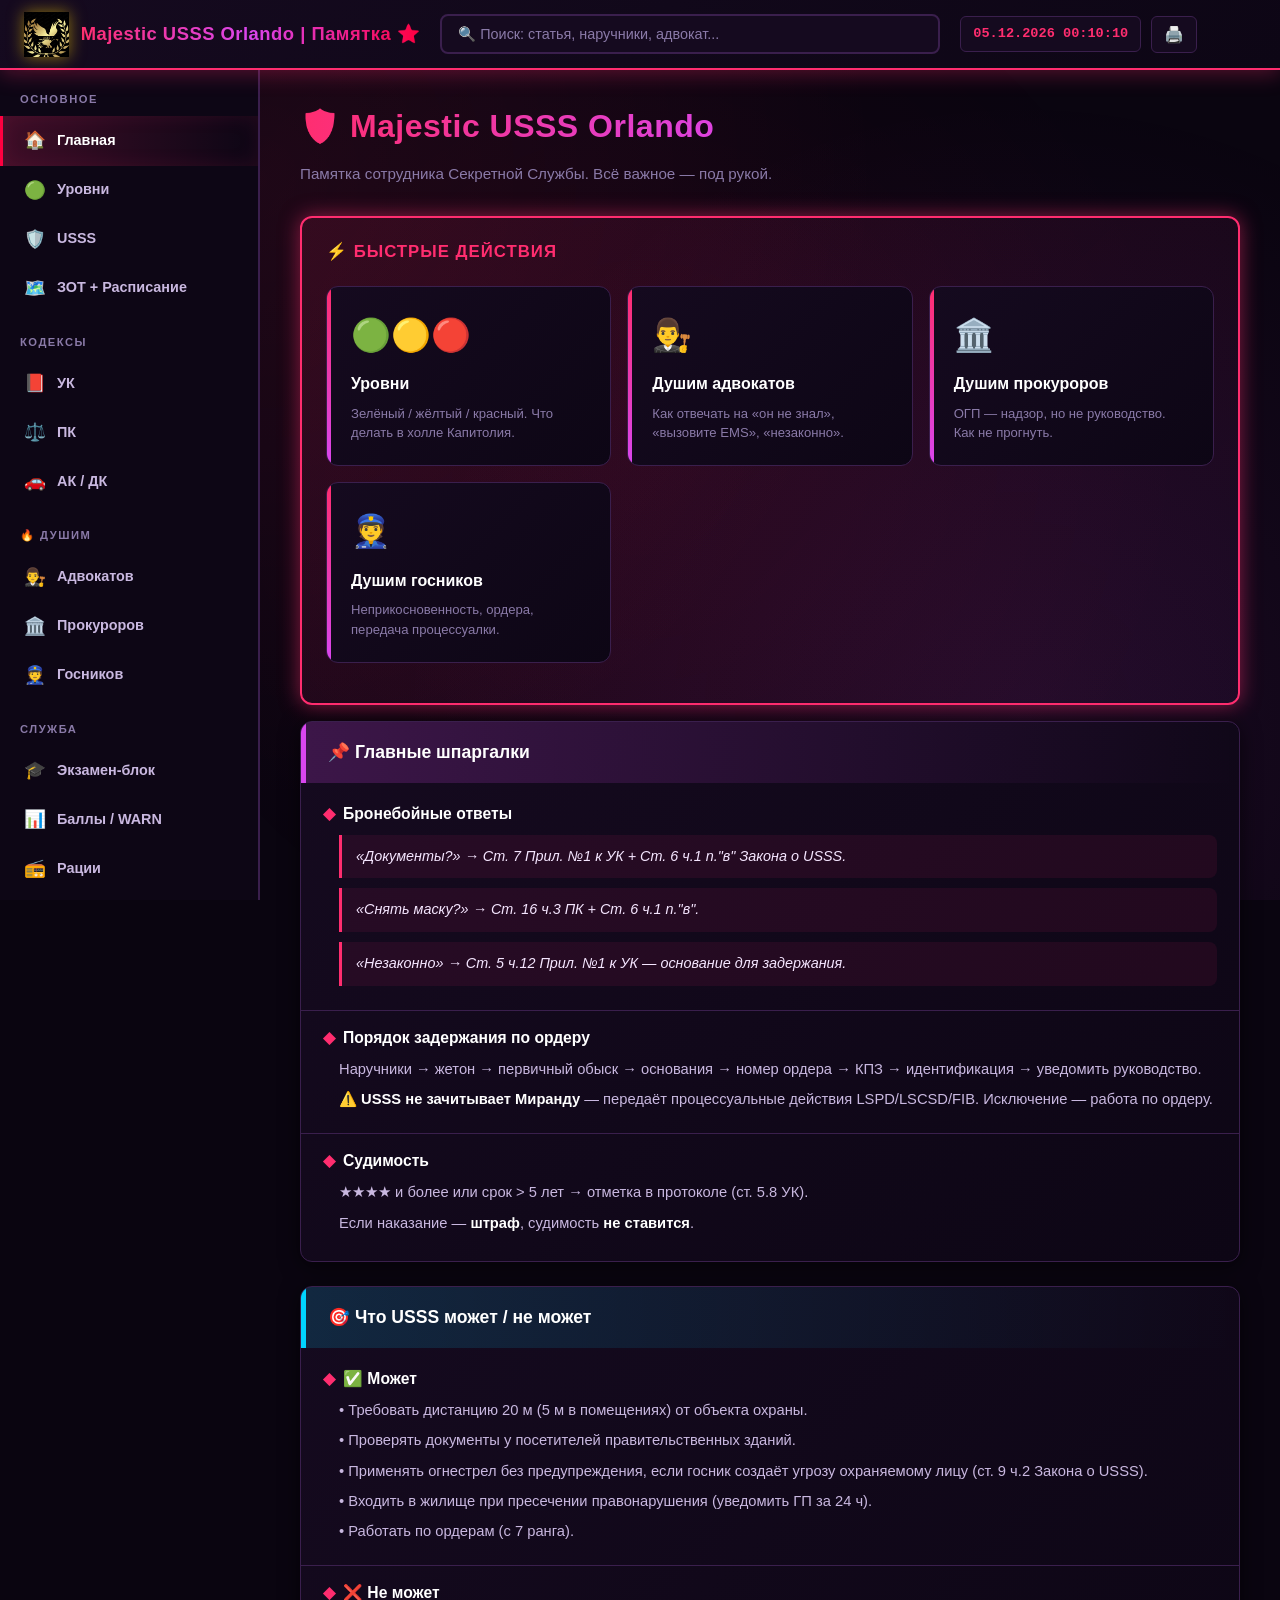
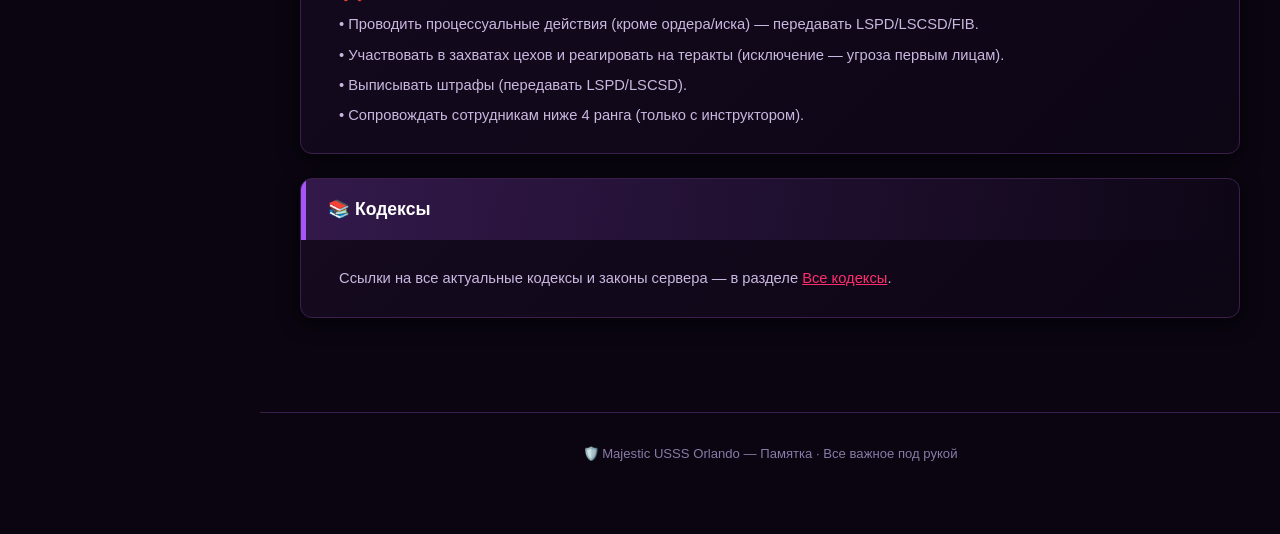
<file: index.html>
<!DOCTYPE html>
<html lang="ru">
<head>
<meta charset="UTF-8">
<meta name="viewport" content="width=device-width, initial-scale=1.0">
<title>Majestic USSS Orlando | Памятка ⭐</title>
<link rel="icon" type="image/png" href="images/logo.png">
<link rel="stylesheet" href="css/style.css">
</head>
<body>

<!-- ============================================
     ШАПКА
     ============================================ -->
<header class="header">
  <button class="menu-toggle" id="menuToggle">☰</button>
  <a href="index.html" class="header-logo">
    <img src="images/logo.png" alt="USSS">
    <span class="header-logo-text">Majestic USSS Orlando | Памятка ⭐</span>
  </a>
  <div class="header-search">
    <input type="text" id="search" placeholder="🔍 Поиск: статья, наручники, адвокат...">
    <span class="search-count" id="searchCount">0</span>
  </div>
  <div class="header-right">
    <div class="clock" id="clock">--.--.---- --:--:--</div>
    <button class="header-btn" id="printBtn" title="Печать">🖨️</button>
  </div>
</header>

<!-- ============================================
     БОКОВОЕ МЕНЮ
     ============================================ -->
<aside class="sidebar">
  <div class="sidebar-section">
    <div class="sidebar-title">Основное</div>
    <a href="index.html" class="sidebar-link"><span class="icon">🏠</span> Главная</a>
    <a href="levels.html" class="sidebar-link"><span class="icon">🟢</span> Уровни</a>
    <a href="usss.html" class="sidebar-link"><span class="icon">🛡️</span> USSS</a>
    <a href="zot.html" class="sidebar-link"><span class="icon">🗺️</span> ЗОТ + Расписание</a>
  </div>

  <div class="sidebar-section">
    <div class="sidebar-title">Кодексы</div>
    <a href="uk.html" class="sidebar-link"><span class="icon">📕</span> УК</a>
    <a href="pk.html" class="sidebar-link"><span class="icon">⚖️</span> ПК</a>
    <a href="ak-dk.html" class="sidebar-link"><span class="icon">🚗</span> АК / ДК</a>
  </div>

  <div class="sidebar-section">
    <div class="sidebar-title">🔥 Душим</div>
    <a href="advocates.html" class="sidebar-link"><span class="icon">👨‍⚖️</span> Адвокатов</a>
    <a href="prosecutors.html" class="sidebar-link"><span class="icon">🏛️</span> Прокуроров</a>
    <a href="officials.html" class="sidebar-link"><span class="icon">👮</span> Госников</a>
  </div>

  <div class="sidebar-section">
    <div class="sidebar-title">Служба</div>
    <a href="exam.html" class="sidebar-link"><span class="icon">🎓</span> Экзамен-блок</a>
    <a href="points.html" class="sidebar-link"><span class="icon">📊</span> Баллы / WARN</a>
    <a href="radio.html" class="sidebar-link"><span class="icon">📻</span> Рации</a>
  </div>

  <div class="sidebar-section">
    <div class="sidebar-title">Справочники</div>
    <a href="codes.html" class="sidebar-link"><span class="icon">📚</span> Все кодексы</a>
  </div>
</aside>

<!-- ============================================
     ОСНОВНОЙ КОНТЕНТ
     ============================================ -->
<main class="main">

  <h1 class="page-title">🛡️ Majestic USSS Orlando</h1>
  <p class="page-subtitle">Памятка сотрудника Секретной Службы. Всё важное — под рукой.</p>

  <!-- БЫСТРЫЕ ДЕЙСТВИЯ -->
  <div class="cheat-sheet">
    <h3>⚡ Быстрые действия</h3>
    <div class="quick-grid">
      <a href="levels.html" class="quick-card">
        <span class="qc-icon">🟢🟡🔴</span>
        <div class="qc-title">Уровни</div>
        <div class="qc-desc">Зелёный / жёлтый / красный. Что делать в холле Капитолия.</div>
      </a>
      <a href="advocates.html" class="quick-card">
        <span class="qc-icon">👨‍⚖️</span>
        <div class="qc-title">Душим адвокатов</div>
        <div class="qc-desc">Как отвечать на «он не знал», «вызовите EMS», «незаконно».</div>
      </a>
      <a href="prosecutors.html" class="quick-card">
        <span class="qc-icon">🏛️</span>
        <div class="qc-title">Душим прокуроров</div>
        <div class="qc-desc">ОГП — надзор, но не руководство. Как не прогнуть.</div>
      </a>
      <a href="officials.html" class="quick-card">
        <span class="qc-icon">👮</span>
        <div class="qc-title">Душим госников</div>
        <div class="qc-desc">Неприкосновенность, ордера, передача процессуалки.</div>
      </a>
    </div>
  </div>

  <!-- ГЛАВНЫЕ ШПАРГАЛКИ -->
  <div class="section">
    <div class="section-title magenta">📌 Главные шпаргалки</div>
    <div class="section-body">
      <div class="card">
        <h4>Бронебойные ответы</h4>
        <div class="quote">«Документы?» → Ст. 7 Прил. №1 к УК + Ст. 6 ч.1 п."в" Закона о USSS.</div>
        <div class="quote">«Снять маску?» → Ст. 16 ч.3 ПК + Ст. 6 ч.1 п."в".</div>
        <div class="quote">«Незаконно» → Ст. 5 ч.12 Прил. №1 к УК — основание для задержания.</div>
      </div>
      <div class="card">
        <h4>Порядок задержания по ордеру</h4>
        <p>Наручники → жетон → первичный обыск → основания → номер ордера → КПЗ → идентификация → уведомить руководство.</p>
        <p><strong>⚠️ USSS не зачитывает Миранду</strong> — передаёт процессуальные действия LSPD/LSCSD/FIB. Исключение — работа по ордеру.</p>
      </div>
      <div class="card">
        <h4>Судимость</h4>
        <p>★★★★ и более или срок &gt; 5 лет → отметка в протоколе (ст. 5.8 УК).</p>
        <p>Если наказание — <strong>штраф</strong>, судимость <strong>не ставится</strong>.</p>
      </div>
    </div>
  </div>

  <!-- ЧТО USSS МОЖЕТ / НЕ МОЖЕТ -->
  <div class="section">
    <div class="section-title blue">🎯 Что USSS может / не может</div>
    <div class="section-body">
      <div class="card">
        <h4>✅ Может</h4>
        <p>• Требовать дистанцию 20 м (5 м в помещениях) от объекта охраны.</p>
        <p>• Проверять документы у посетителей правительственных зданий.</p>
        <p>• Применять огнестрел без предупреждения, если госник создаёт угрозу охраняемому лицу (ст. 9 ч.2 Закона о USSS).</p>
        <p>• Входить в жилище при пресечении правонарушения (уведомить ГП за 24 ч).</p>
        <p>• Работать по ордерам (с 7 ранга).</p>
      </div>
      <div class="card">
        <h4>❌ Не может</h4>
        <p>• Проводить процессуальные действия (кроме ордера/иска) — передавать LSPD/LSCSD/FIB.</p>
        <p>• Участвовать в захватах цехов и реагировать на теракты (исключение — угроза первым лицам).</p>
        <p>• Выписывать штрафы (передавать LSPD/LSCSD).</p>
        <p>• Сопровождать сотрудникам ниже 4 ранга (только с инструктором).</p>
      </div>
    </div>
  </div>

  <!-- БЫСТРЫЕ ССЫЛКИ НА КОДЕКСЫ -->
  <div class="section">
    <div class="section-title purple">📚 Кодексы</div>
    <div class="section-body">
      <div class="card">
        <p>Ссылки на все актуальные кодексы и законы сервера — в разделе <a href="codes.html" style="color:var(--neon-pink)">Все кодексы</a>.</p>
      </div>
    </div>
  </div>

</main>

<footer class="footer">
  🛡️ Majestic USSS Orlando — Памятка · Все важное под рукой
</footer>

<button id="topBtn" title="Наверх">↑</button>

<script src="js/main.js"></script>
<script src="js/search.js"></script>

</body>
</html>
</file>
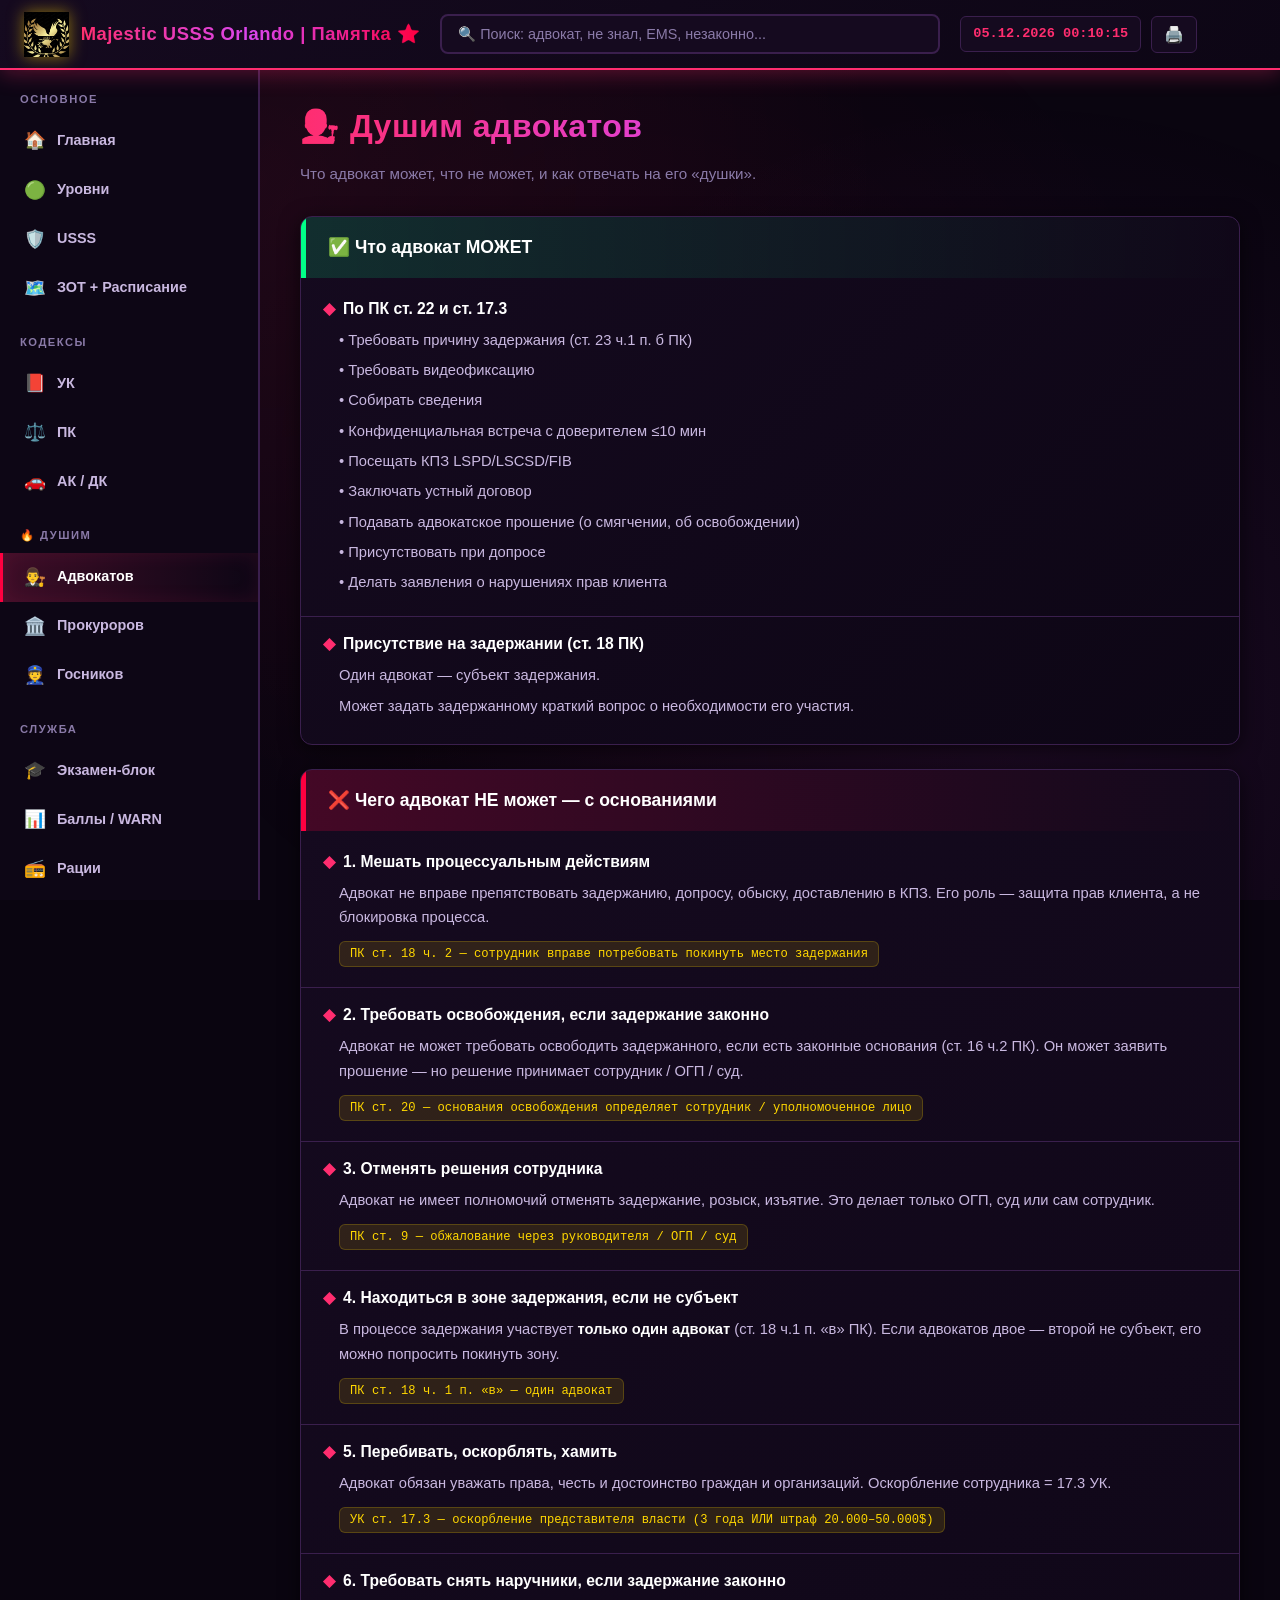
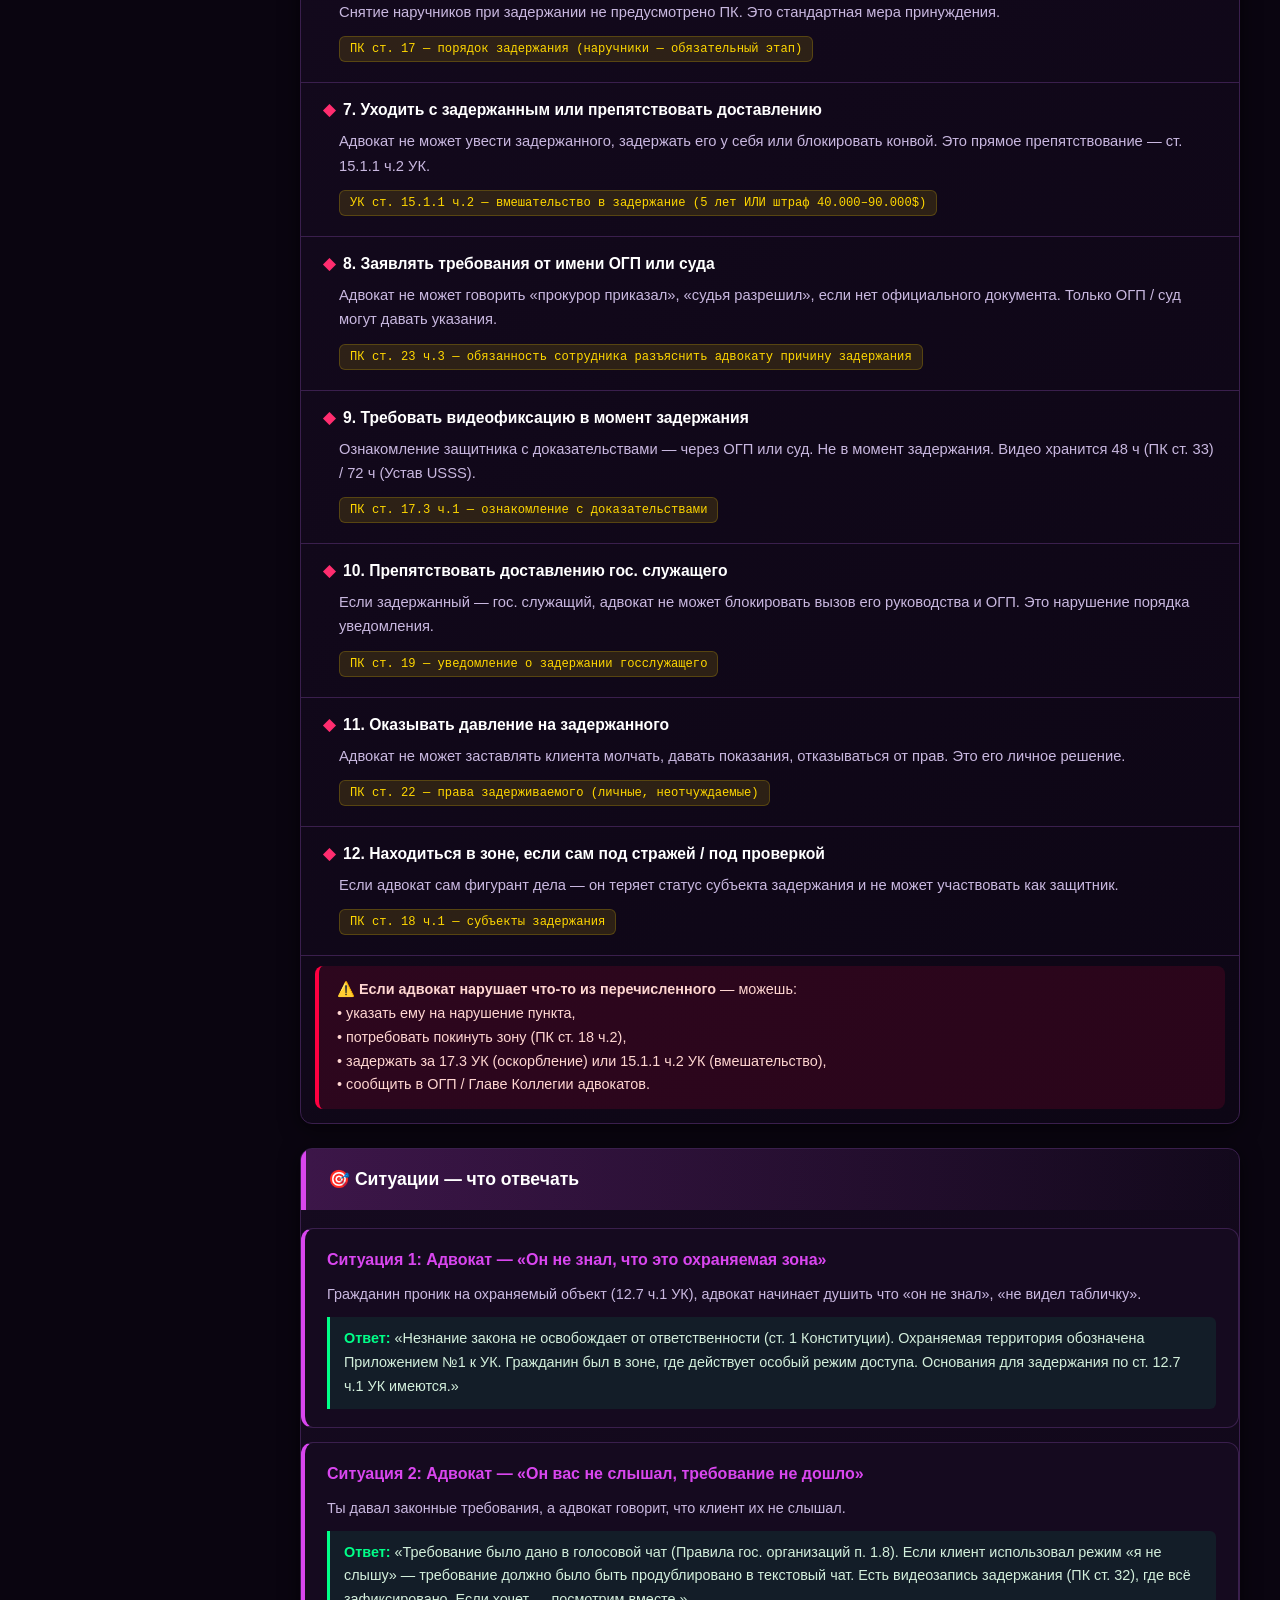
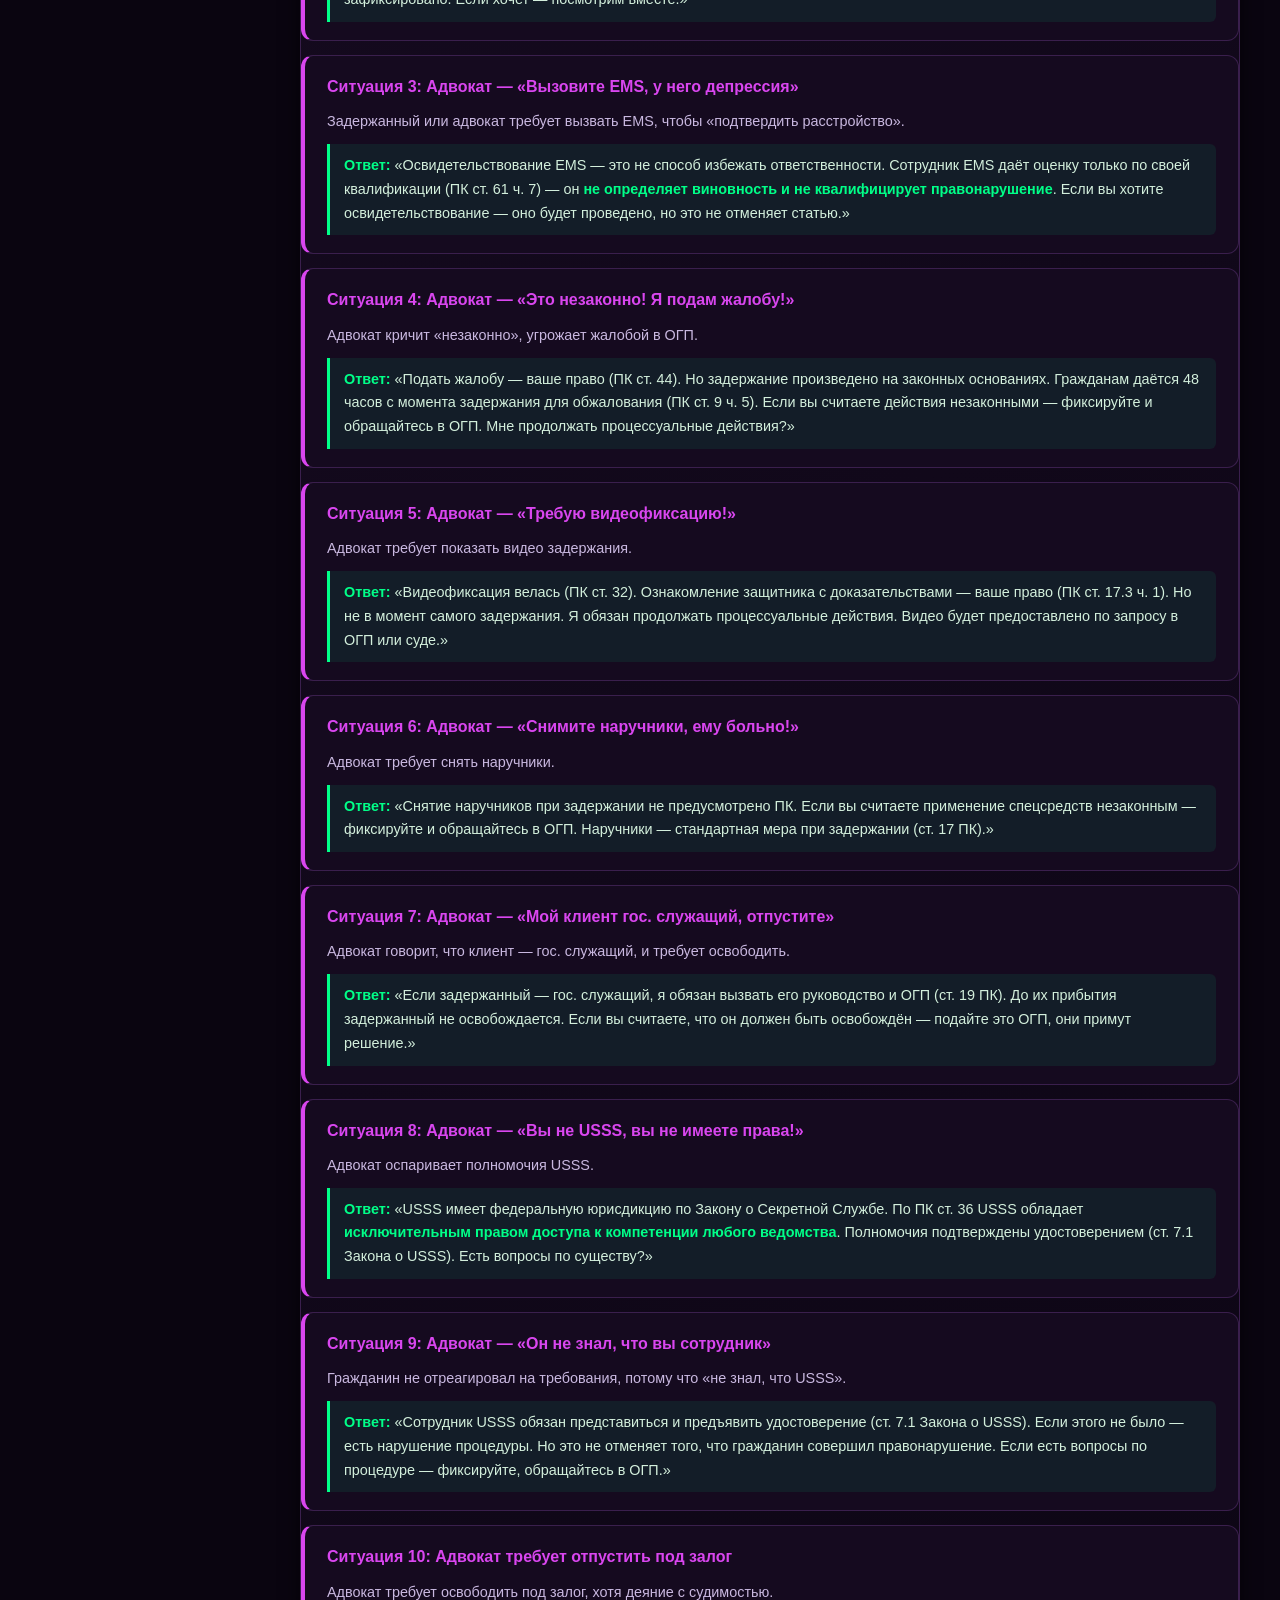
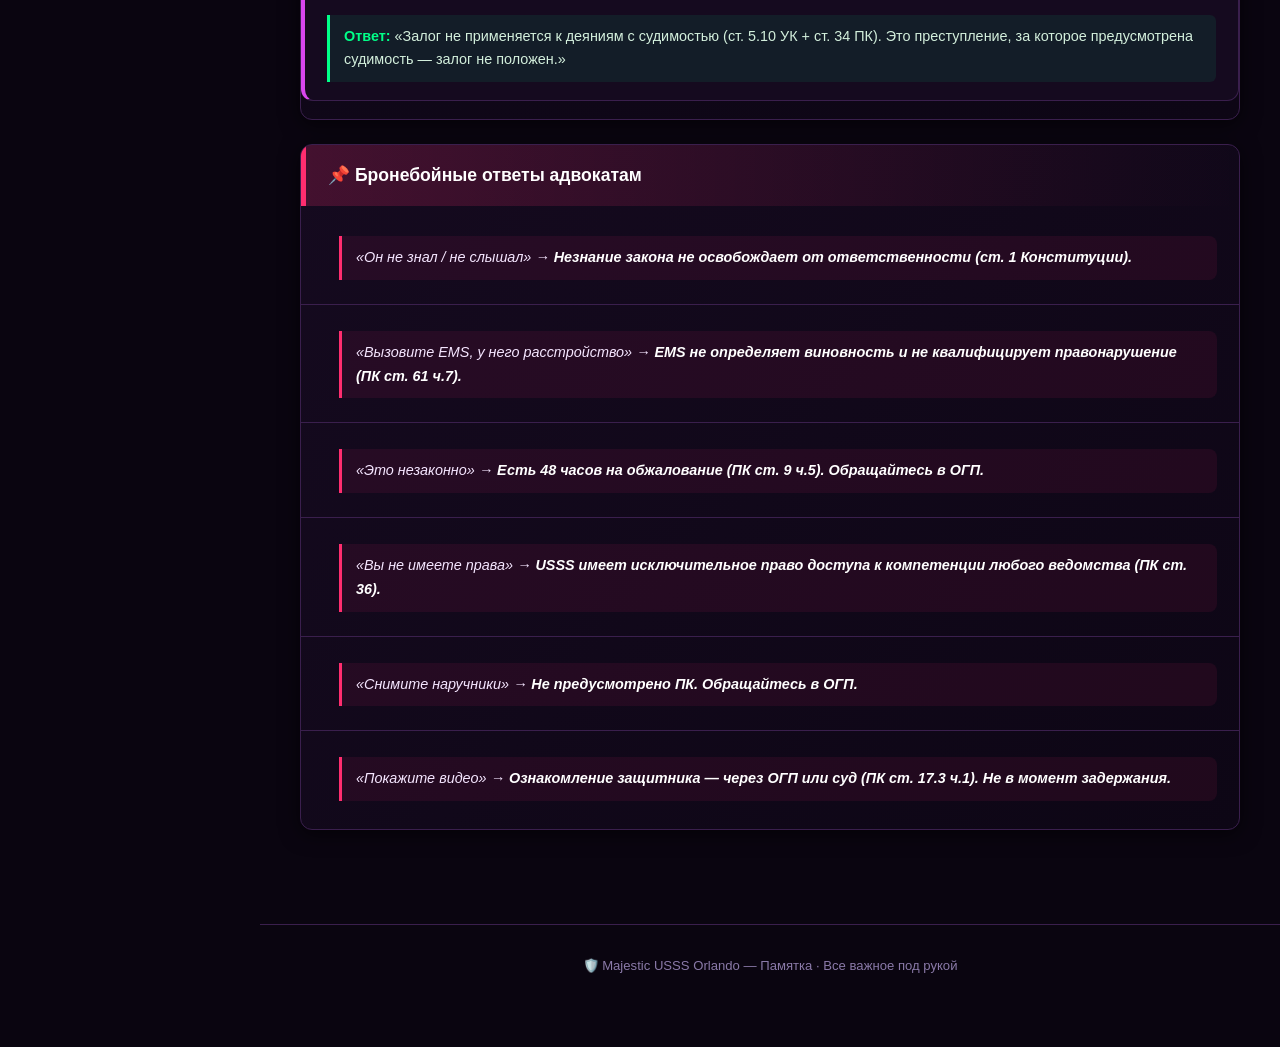
<file: advocates.html>
<!DOCTYPE html>
<html lang="ru">
<head>
<meta charset="UTF-8">
<meta name="viewport" content="width=device-width, initial-scale=1.0">
<title>Душим адвокатов | Majestic USSS Orlando ⭐</title>
<link rel="icon" type="image/png" href="images/logo.png">
<link rel="stylesheet" href="css/style.css">
</head>
<body>

<header class="header">
  <button class="menu-toggle" id="menuToggle">☰</button>
  <a href="index.html" class="header-logo">
    <img src="images/logo.png" alt="USSS">
    <span class="header-logo-text">Majestic USSS Orlando | Памятка ⭐</span>
  </a>
  <div class="header-search">
    <input type="text" id="search" placeholder="🔍 Поиск: адвокат, не знал, EMS, незаконно...">
    <span class="search-count" id="searchCount">0</span>
  </div>
  <div class="header-right">
    <div class="clock" id="clock">--.--.---- --:--:--</div>
    <button class="header-btn" id="printBtn" title="Печать">🖨️</button>
  </div>
</header>

<aside class="sidebar">
  <div class="sidebar-section">
    <div class="sidebar-title">Основное</div>
    <a href="index.html" class="sidebar-link"><span class="icon">🏠</span> Главная</a>
    <a href="levels.html" class="sidebar-link"><span class="icon">🟢</span> Уровни</a>
    <a href="usss.html" class="sidebar-link"><span class="icon">🛡️</span> USSS</a>
    <a href="zot.html" class="sidebar-link"><span class="icon">🗺️</span> ЗОТ + Расписание</a>
  </div>
  <div class="sidebar-section">
    <div class="sidebar-title">Кодексы</div>
    <a href="uk.html" class="sidebar-link"><span class="icon">📕</span> УК</a>
    <a href="pk.html" class="sidebar-link"><span class="icon">⚖️</span> ПК</a>
    <a href="ak-dk.html" class="sidebar-link"><span class="icon">🚗</span> АК / ДК</a>
  </div>
  <div class="sidebar-section">
    <div class="sidebar-title">🔥 Душим</div>
    <a href="advocates.html" class="sidebar-link"><span class="icon">👨‍⚖️</span> Адвокатов</a>
    <a href="prosecutors.html" class="sidebar-link"><span class="icon">🏛️</span> Прокуроров</a>
    <a href="officials.html" class="sidebar-link"><span class="icon">👮</span> Госников</a>
  </div>
  <div class="sidebar-section">
    <div class="sidebar-title">Служба</div>
    <a href="exam.html" class="sidebar-link"><span class="icon">🎓</span> Экзамен-блок</a>
    <a href="points.html" class="sidebar-link"><span class="icon">📊</span> Баллы / WARN</a>
    <a href="radio.html" class="sidebar-link"><span class="icon">📻</span> Рации</a>
  </div>
  <div class="sidebar-section">
    <div class="sidebar-title">Справочники</div>
    <a href="codes.html" class="sidebar-link"><span class="icon">📚</span> Все кодексы</a>
  </div>
</aside>

<main class="main">

  <h1 class="page-title">👨‍⚖️ Душим адвокатов</h1>
  <p class="page-subtitle">Что адвокат может, что не может, и как отвечать на его «душки».</p>

  <!-- ПРАВА АДВОКАТА -->
  <div class="section">
    <div class="section-title green">✅ Что адвокат МОЖЕТ</div>
    <div class="section-body">
      <div class="card">
        <h4>По ПК ст. 22 и ст. 17.3</h4>
        <p>• Требовать причину задержания (ст. 23 ч.1 п. б ПК)</p>
        <p>• Требовать видеофиксацию</p>
        <p>• Собирать сведения</p>
        <p>• Конфиденциальная встреча с доверителем ≤10 мин</p>
        <p>• Посещать КПЗ LSPD/LSCSD/FIB</p>
        <p>• Заключать устный договор</p>
        <p>• Подавать адвокатское прошение (о смягчении, об освобождении)</p>
        <p>• Присутствовать при допросе</p>
        <p>• Делать заявления о нарушениях прав клиента</p>
      </div>
      <div class="card">
        <h4>Присутствие на задержании (ст. 18 ПК)</h4>
        <p>Один адвокат — субъект задержания.</p>
        <p>Может задать задержанному краткий вопрос о необходимости его участия.</p>
      </div>
    </div>
  </div>

    <!-- ЧЕГО АДВОКАТ НЕ МОЖЕТ -->
  <div class="section">
    <div class="section-title red">❌ Чего адвокат НЕ может — с основаниями</div>
    <div class="section-body">

      <div class="card">
        <h4>1. Мешать процессуальным действиям</h4>
        <p>Адвокат не вправе препятствовать задержанию, допросу, обыску, доставлению в КПЗ. Его роль — защита прав клиента, а не блокировка процесса.</p>
        <span class="law">ПК ст. 18 ч. 2 — сотрудник вправе потребовать покинуть место задержания</span>
      </div>

      <div class="card">
        <h4>2. Требовать освобождения, если задержание законно</h4>
        <p>Адвокат не может требовать освободить задержанного, если есть законные основания (ст. 16 ч.2 ПК). Он может заявить прошение — но решение принимает сотрудник / ОГП / суд.</p>
        <span class="law">ПК ст. 20 — основания освобождения определяет сотрудник / уполномоченное лицо</span>
      </div>

      <div class="card">
        <h4>3. Отменять решения сотрудника</h4>
        <p>Адвокат не имеет полномочий отменять задержание, розыск, изъятие. Это делает только ОГП, суд или сам сотрудник.</p>
        <span class="law">ПК ст. 9 — обжалование через руководителя / ОГП / суд</span>
      </div>

      <div class="card">
        <h4>4. Находиться в зоне задержания, если не субъект</h4>
        <p>В процессе задержания участвует <strong>только один адвокат</strong> (ст. 18 ч.1 п. «в» ПК). Если адвокатов двое — второй не субъект, его можно попросить покинуть зону.</p>
        <span class="law">ПК ст. 18 ч. 1 п. «в» — один адвокат</span>
      </div>

      <div class="card">
        <h4>5. Перебивать, оскорблять, хамить</h4>
        <p>Адвокат обязан уважать права, честь и достоинство граждан и организаций. Оскорбление сотрудника = 17.3 УК.</p>
        <span class="law">УК ст. 17.3 — оскорбление представителя власти (3 года ИЛИ штраф 20.000–50.000$)</span>
      </div>

      <div class="card">
        <h4>6. Требовать снять наручники, если задержание законно</h4>
        <p>Снятие наручников при задержании не предусмотрено ПК. Это стандартная мера принуждения.</p>
        <span class="law">ПК ст. 17 — порядок задержания (наручники — обязательный этап)</span>
      </div>

      <div class="card">
        <h4>7. Уходить с задержанным или препятствовать доставлению</h4>
        <p>Адвокат не может увести задержанного, задержать его у себя или блокировать конвой. Это прямое препятствование — ст. 15.1.1 ч.2 УК.</p>
        <span class="law">УК ст. 15.1.1 ч.2 — вмешательство в задержание (5 лет ИЛИ штраф 40.000–90.000$)</span>
      </div>

      <div class="card">
        <h4>8. Заявлять требования от имени ОГП или суда</h4>
        <p>Адвокат не может говорить «прокурор приказал», «судья разрешил», если нет официального документа. Только ОГП / суд могут давать указания.</p>
        <span class="law">ПК ст. 23 ч.3 — обязанность сотрудника разъяснить адвокату причину задержания</span>
      </div>

      <div class="card">
        <h4>9. Требовать видеофиксацию в момент задержания</h4>
        <p>Ознакомление защитника с доказательствами — через ОГП или суд. Не в момент задержания. Видео хранится 48 ч (ПК ст. 33) / 72 ч (Устав USSS).</p>
        <span class="law">ПК ст. 17.3 ч.1 — ознакомление с доказательствами</span>
      </div>

      <div class="card">
        <h4>10. Препятствовать доставлению гос. служащего</h4>
        <p>Если задержанный — гос. служащий, адвокат не может блокировать вызов его руководства и ОГП. Это нарушение порядка уведомления.</p>
        <span class="law">ПК ст. 19 — уведомление о задержании госслужащего</span>
      </div>

      <div class="card">
        <h4>11. Оказывать давление на задержанного</h4>
        <p>Адвокат не может заставлять клиента молчать, давать показания, отказываться от прав. Это его личное решение.</p>
        <span class="law">ПК ст. 22 — права задерживаемого (личные, неотчуждаемые)</span>
      </div>

      <div class="card">
        <h4>12. Находиться в зоне, если сам под стражей / под проверкой</h4>
        <p>Если адвокат сам фигурант дела — он теряет статус субъекта задержания и не может участвовать как защитник.</p>
        <span class="law">ПК ст. 18 ч.1 — субъекты задержания</span>
      </div>

      <div class="alert red">
        ⚠️ <strong>Если адвокат нарушает что-то из перечисленного</strong> — можешь:
        <br>• указать ему на нарушение пункта,
        <br>• потребовать покинуть зону (ПК ст. 18 ч.2),
        <br>• задержать за 17.3 УК (оскорбление) или 15.1.1 ч.2 УК (вмешательство),
        <br>• сообщить в ОГП / Главе Коллегии адвокатов.
      </div>

    </div>
  </div>

  <!-- СИТУАЦИИ -->
  <div class="section">
    <div class="section-title magenta">🎯 Ситуации — что отвечать</div>
    <div class="section-body">

      <div class="situation">
        <div class="situation-title">Ситуация 1: Адвокат — «Он не знал, что это охраняемая зона»</div>
        <div class="situation-what">Гражданин проник на охраняемый объект (12.7 ч.1 УК), адвокат начинает душить что «он не знал», «не видел табличку».</div>
        <div class="situation-answer">
          <strong>Ответ:</strong> «Незнание закона не освобождает от ответственности (ст. 1 Конституции). Охраняемая территория обозначена Приложением №1 к УК. Гражданин был в зоне, где действует особый режим доступа. Основания для задержания по ст. 12.7 ч.1 УК имеются.»
        </div>
      </div>

      <div class="situation">
        <div class="situation-title">Ситуация 2: Адвокат — «Он вас не слышал, требование не дошло»</div>
        <div class="situation-what">Ты давал законные требования, а адвокат говорит, что клиент их не слышал.</div>
        <div class="situation-answer">
          <strong>Ответ:</strong> «Требование было дано в голосовой чат (Правила гос. организаций п. 1.8). Если клиент использовал режим «я не слышу» — требование должно было быть продублировано в текстовый чат. Есть видеозапись задержания (ПК ст. 32), где всё зафиксировано. Если хочет — посмотрим вместе.»
        </div>
      </div>

      <div class="situation">
        <div class="situation-title">Ситуация 3: Адвокат — «Вызовите EMS, у него депрессия»</div>
        <div class="situation-what">Задержанный или адвокат требует вызвать EMS, чтобы «подтвердить расстройство».</div>
        <div class="situation-answer">
          <strong>Ответ:</strong> «Освидетельствование EMS — это не способ избежать ответственности. Сотрудник EMS даёт оценку только по своей квалификации (ПК ст. 61 ч. 7) — он <strong>не определяет виновность и не квалифицирует правонарушение</strong>. Если вы хотите освидетельствование — оно будет проведено, но это не отменяет статью.»
        </div>
      </div>

      <div class="situation">
        <div class="situation-title">Ситуация 4: Адвокат — «Это незаконно! Я подам жалобу!»</div>
        <div class="situation-what">Адвокат кричит «незаконно», угрожает жалобой в ОГП.</div>
        <div class="situation-answer">
          <strong>Ответ:</strong> «Подать жалобу — ваше право (ПК ст. 44). Но задержание произведено на законных основаниях. Гражданам даётся 48 часов с момента задержания для обжалования (ПК ст. 9 ч. 5). Если вы считаете действия незаконными — фиксируйте и обращайтесь в ОГП. Мне продолжать процессуальные действия?»
        </div>
      </div>

      <div class="situation">
        <div class="situation-title">Ситуация 5: Адвокат — «Требую видеофиксацию!»</div>
        <div class="situation-what">Адвокат требует показать видео задержания.</div>
        <div class="situation-answer">
          <strong>Ответ:</strong> «Видеофиксация велась (ПК ст. 32). Ознакомление защитника с доказательствами — ваше право (ПК ст. 17.3 ч. 1). Но не в момент самого задержания. Я обязан продолжать процессуальные действия. Видео будет предоставлено по запросу в ОГП или суде.»
        </div>
      </div>

      <div class="situation">
        <div class="situation-title">Ситуация 6: Адвокат — «Снимите наручники, ему больно!»</div>
        <div class="situation-what">Адвокат требует снять наручники.</div>
        <div class="situation-answer">
          <strong>Ответ:</strong> «Снятие наручников при задержании не предусмотрено ПК. Если вы считаете применение спецсредств незаконным — фиксируйте и обращайтесь в ОГП. Наручники — стандартная мера при задержании (ст. 17 ПК).»
        </div>
      </div>

      <div class="situation">
        <div class="situation-title">Ситуация 7: Адвокат — «Мой клиент гос. служащий, отпустите»</div>
        <div class="situation-what">Адвокат говорит, что клиент — гос. служащий, и требует освободить.</div>
        <div class="situation-answer">
          <strong>Ответ:</strong> «Если задержанный — гос. служащий, я обязан вызвать его руководство и ОГП (ст. 19 ПК). До их прибытия задержанный не освобождается. Если вы считаете, что он должен быть освобождён — подайте это ОГП, они примут решение.»
        </div>
      </div>

      <div class="situation">
        <div class="situation-title">Ситуация 8: Адвокат — «Вы не USSS, вы не имеете права!»</div>
        <div class="situation-what">Адвокат оспаривает полномочия USSS.</div>
        <div class="situation-answer">
          <strong>Ответ:</strong> «USSS имеет федеральную юрисдикцию по Закону о Секретной Службе. По ПК ст. 36 USSS обладает <strong>исключительным правом доступа к компетенции любого ведомства</strong>. Полномочия подтверждены удостоверением (ст. 7.1 Закона о USSS). Есть вопросы по существу?»
        </div>
      </div>

      <div class="situation">
        <div class="situation-title">Ситуация 9: Адвокат — «Он не знал, что вы сотрудник»</div>
        <div class="situation-what">Гражданин не отреагировал на требования, потому что «не знал, что USSS».</div>
        <div class="situation-answer">
          <strong>Ответ:</strong> «Сотрудник USSS обязан представиться и предъявить удостоверение (ст. 7.1 Закона о USSS). Если этого не было — есть нарушение процедуры. Но это не отменяет того, что гражданин совершил правонарушение. Если есть вопросы по процедуре — фиксируйте, обращайтесь в ОГП.»
        </div>
      </div>

      <div class="situation">
        <div class="situation-title">Ситуация 10: Адвокат требует отпустить под залог</div>
        <div class="situation-what">Адвокат требует освободить под залог, хотя деяние с судимостью.</div>
        <div class="situation-answer">
          <strong>Ответ:</strong> «Залог не применяется к деяниям с судимостью (ст. 5.10 УК + ст. 34 ПК). Это преступление, за которое предусмотрена судимость — залог не положен.»
        </div>
      </div>

    </div>
  </div>

  <!-- ГЛАВНЫЕ ОТВЕТЫ -->
  <div class="section">
    <div class="section-title pink">📌 Бронебойные ответы адвокатам</div>
    <div class="section-body">
      <div class="card">
        <div class="quote">«Он не знал / не слышал» → <strong>Незнание закона не освобождает от ответственности (ст. 1 Конституции).</strong></div>
      </div>
      <div class="card">
        <div class="quote">«Вызовите EMS, у него расстройство» → <strong>EMS не определяет виновность и не квалифицирует правонарушение (ПК ст. 61 ч.7).</strong></div>
      </div>
      <div class="card">
        <div class="quote">«Это незаконно» → <strong>Есть 48 часов на обжалование (ПК ст. 9 ч.5). Обращайтесь в ОГП.</strong></div>
      </div>
      <div class="card">
        <div class="quote">«Вы не имеете права» → <strong>USSS имеет исключительное право доступа к компетенции любого ведомства (ПК ст. 36).</strong></div>
      </div>
      <div class="card">
        <div class="quote">«Снимите наручники» → <strong>Не предусмотрено ПК. Обращайтесь в ОГП.</strong></div>
      </div>
      <div class="card">
        <div class="quote">«Покажите видео» → <strong>Ознакомление защитника — через ОГП или суд (ПК ст. 17.3 ч.1). Не в момент задержания.</strong></div>
      </div>
    </div>
  </div>

</main>

<footer class="footer">
  🛡️ Majestic USSS Orlando — Памятка · Все важное под рукой
</footer>

<button id="topBtn" title="Наверх">↑</button>

<script src="js/main.js"></script>
<script src="js/search.js"></script>

</body>
</html>
</file>
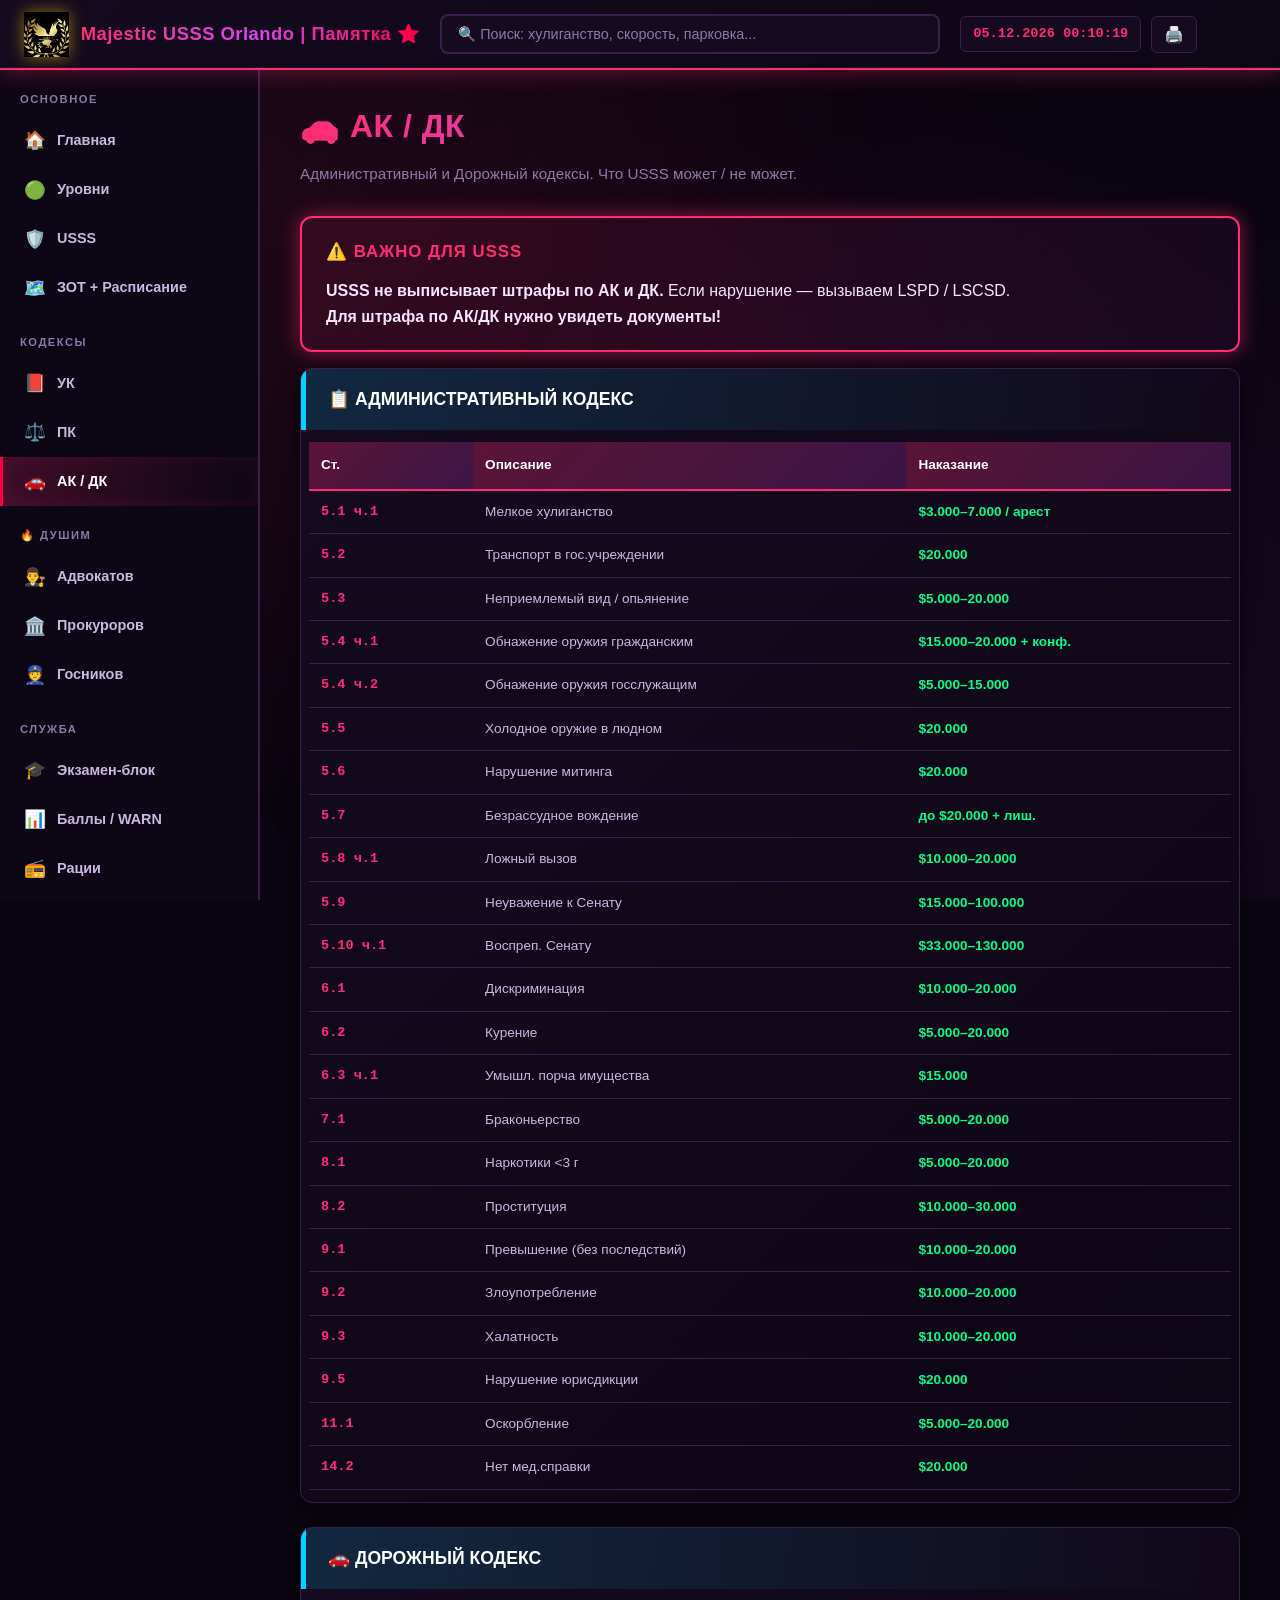
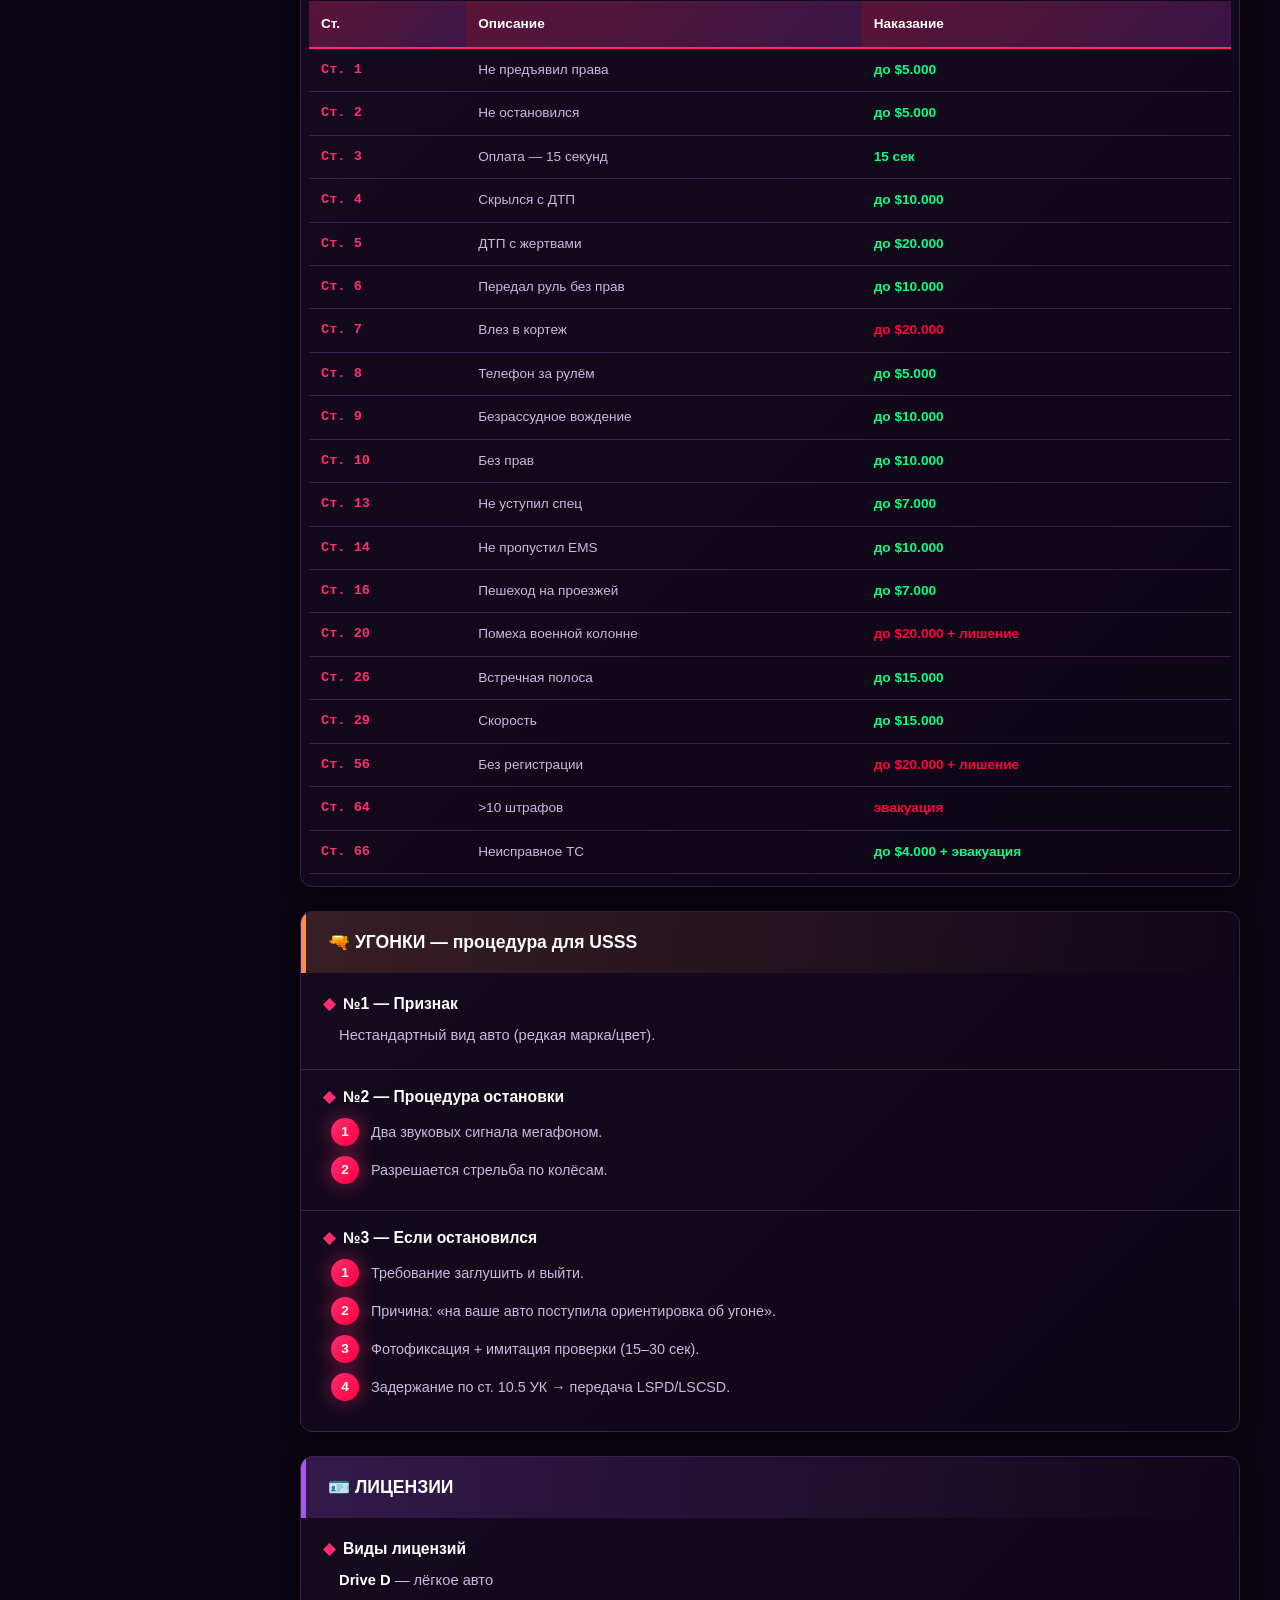
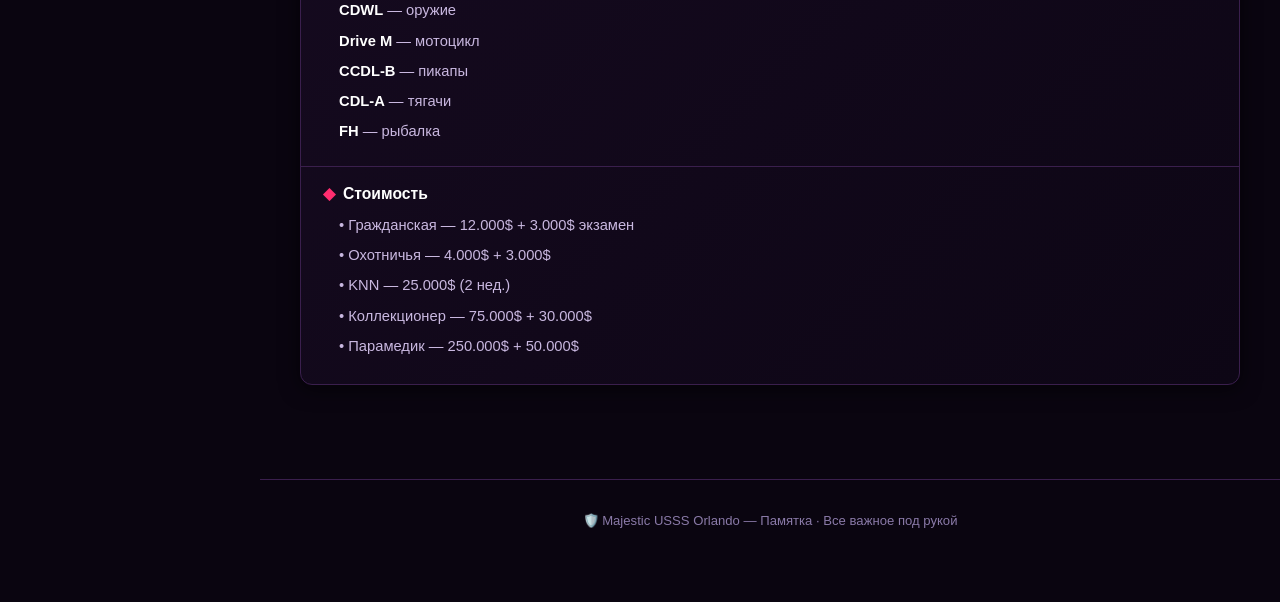
<file: ak-dk.html>
<!DOCTYPE html>
<html lang="ru">
<head>
<meta charset="UTF-8">
<meta name="viewport" content="width=device-width, initial-scale=1.0">
<title>АК / ДК | Majestic USSS Orlando ⭐</title>
<link rel="icon" type="image/png" href="images/logo.png">
<link rel="stylesheet" href="css/style.css">
</head>
<body>

<header class="header">
  <button class="menu-toggle" id="menuToggle">☰</button>
  <a href="index.html" class="header-logo">
    <img src="images/logo.png" alt="USSS">
    <span class="header-logo-text">Majestic USSS Orlando | Памятка ⭐</span>
  </a>
  <div class="header-search">
    <input type="text" id="search" placeholder="🔍 Поиск: хулиганство, скорость, парковка...">
    <span class="search-count" id="searchCount">0</span>
  </div>
  <div class="header-right">
    <div class="clock" id="clock">--.--.---- --:--:--</div>
    <button class="header-btn" id="printBtn" title="Печать">🖨️</button>
  </div>
</header>

<aside class="sidebar">
  <div class="sidebar-section">
    <div class="sidebar-title">Основное</div>
    <a href="index.html" class="sidebar-link"><span class="icon">🏠</span> Главная</a>
    <a href="levels.html" class="sidebar-link"><span class="icon">🟢</span> Уровни</a>
    <a href="usss.html" class="sidebar-link"><span class="icon">🛡️</span> USSS</a>
    <a href="zot.html" class="sidebar-link"><span class="icon">🗺️</span> ЗОТ + Расписание</a>
  </div>
  <div class="sidebar-section">
    <div class="sidebar-title">Кодексы</div>
    <a href="uk.html" class="sidebar-link"><span class="icon">📕</span> УК</a>
    <a href="pk.html" class="sidebar-link"><span class="icon">⚖️</span> ПК</a>
    <a href="ak-dk.html" class="sidebar-link"><span class="icon">🚗</span> АК / ДК</a>
  </div>
  <div class="sidebar-section">
    <div class="sidebar-title">🔥 Душим</div>
    <a href="advocates.html" class="sidebar-link"><span class="icon">👨‍⚖️</span> Адвокатов</a>
    <a href="prosecutors.html" class="sidebar-link"><span class="icon">🏛️</span> Прокуроров</a>
    <a href="officials.html" class="sidebar-link"><span class="icon">👮</span> Госников</a>
  </div>
  <div class="sidebar-section">
    <div class="sidebar-title">Служба</div>
    <a href="exam.html" class="sidebar-link"><span class="icon">🎓</span> Экзамен-блок</a>
    <a href="points.html" class="sidebar-link"><span class="icon">📊</span> Баллы / WARN</a>
    <a href="radio.html" class="sidebar-link"><span class="icon">📻</span> Рации</a>
  </div>
  <div class="sidebar-section">
    <div class="sidebar-title">Справочники</div>
    <a href="codes.html" class="sidebar-link"><span class="icon">📚</span> Все кодексы</a>
  </div>
</aside>

<main class="main">

  <h1 class="page-title">🚗 АК / ДК</h1>
  <p class="page-subtitle">Административный и Дорожный кодексы. Что USSS может / не может.</p>

  <div class="cheat-sheet">
    <h3>⚠️ Важно для USSS</h3>
    <p><strong>USSS не выписывает штрафы по АК и ДК.</strong> Если нарушение — вызываем LSPD / LSCSD.</p>
    <p><strong>Для штрафа по АК/ДК нужно увидеть документы!</strong></p>
  </div>

  <!-- АДМИНИСТРАТИВНЫЙ КОДЕКС -->
  <div class="section">
    <div class="section-title blue">📋 АДМИНИСТРАТИВНЫЙ КОДЕКС</div>
    <div class="section-body">
      <div class="table-wrap">
        <table>
          <tr><th>Ст.</th><th>Описание</th><th>Наказание</th></tr>
          <tr><td class="num">5.1 ч.1</td><td>Мелкое хулиганство</td><td class="fine">$3.000–7.000 / арест</td></tr>
          <tr><td class="num">5.2</td><td>Транспорт в гос.учреждении</td><td class="fine">$20.000</td></tr>
          <tr><td class="num">5.3</td><td>Неприемлемый вид / опьянение</td><td class="fine">$5.000–20.000</td></tr>
          <tr><td class="num">5.4 ч.1</td><td>Обнажение оружия гражданским</td><td class="fine">$15.000–20.000 + конф.</td></tr>
          <tr><td class="num">5.4 ч.2</td><td>Обнажение оружия госслужащим</td><td class="fine">$5.000–15.000</td></tr>
          <tr><td class="num">5.5</td><td>Холодное оружие в людном</td><td class="fine">$20.000</td></tr>
          <tr><td class="num">5.6</td><td>Нарушение митинга</td><td class="fine">$20.000</td></tr>
          <tr><td class="num">5.7</td><td>Безрассудное вождение</td><td class="fine">до $20.000 + лиш.</td></tr>
          <tr><td class="num">5.8 ч.1</td><td>Ложный вызов</td><td class="fine">$10.000–20.000</td></tr>
          <tr><td class="num">5.9</td><td>Неуважение к Сенату</td><td class="fine">$15.000–100.000</td></tr>
          <tr><td class="num">5.10 ч.1</td><td>Воспреп. Сенату</td><td class="fine">$33.000–130.000</td></tr>
          <tr><td class="num">6.1</td><td>Дискриминация</td><td class="fine">$10.000–20.000</td></tr>
          <tr><td class="num">6.2</td><td>Курение</td><td class="fine">$5.000–20.000</td></tr>
          <tr><td class="num">6.3 ч.1</td><td>Умышл. порча имущества</td><td class="fine">$15.000</td></tr>
          <tr><td class="num">7.1</td><td>Браконьерство</td><td class="fine">$5.000–20.000</td></tr>
          <tr><td class="num">8.1</td><td>Наркотики &lt;3 г</td><td class="fine">$5.000–20.000</td></tr>
          <tr><td class="num">8.2</td><td>Проституция</td><td class="fine">$10.000–30.000</td></tr>
          <tr><td class="num">9.1</td><td>Превышение (без последствий)</td><td class="fine">$10.000–20.000</td></tr>
          <tr><td class="num">9.2</td><td>Злоупотребление</td><td class="fine">$10.000–20.000</td></tr>
          <tr><td class="num">9.3</td><td>Халатность</td><td class="fine">$10.000–20.000</td></tr>
          <tr><td class="num">9.5</td><td>Нарушение юрисдикции</td><td class="fine">$20.000</td></tr>
          <tr><td class="num">11.1</td><td>Оскорбление</td><td class="fine">$5.000–20.000</td></tr>
          <tr><td class="num">14.2</td><td>Нет мед.справки</td><td class="fine">$20.000</td></tr>
        </table>
      </div>
    </div>
  </div>

  <!-- ДОРОЖНЫЙ КОДЕКС -->
  <div class="section">
    <div class="section-title blue">🚗 ДОРОЖНЫЙ КОДЕКС</div>
    <div class="section-body">
      <div class="table-wrap">
        <table>
          <tr><th>Ст.</th><th>Описание</th><th>Наказание</th></tr>
          <tr><td class="num">Ст. 1</td><td>Не предъявил права</td><td class="fine">до $5.000</td></tr>
          <tr><td class="num">Ст. 2</td><td>Не остановился</td><td class="fine">до $5.000</td></tr>
          <tr><td class="num">Ст. 3</td><td>Оплата — 15 секунд</td><td class="fine">15 сек</td></tr>
          <tr><td class="num">Ст. 4</td><td>Скрылся с ДТП</td><td class="fine">до $10.000</td></tr>
          <tr><td class="num">Ст. 5</td><td>ДТП с жертвами</td><td class="fine">до $20.000</td></tr>
          <tr><td class="num">Ст. 6</td><td>Передал руль без прав</td><td class="fine">до $10.000</td></tr>
          <tr><td class="num">Ст. 7</td><td>Влез в кортеж</td><td class="punish">до $20.000</td></tr>
          <tr><td class="num">Ст. 8</td><td>Телефон за рулём</td><td class="fine">до $5.000</td></tr>
          <tr><td class="num">Ст. 9</td><td>Безрассудное вождение</td><td class="fine">до $10.000</td></tr>
          <tr><td class="num">Ст. 10</td><td>Без прав</td><td class="fine">до $10.000</td></tr>
          <tr><td class="num">Ст. 13</td><td>Не уступил спец</td><td class="fine">до $7.000</td></tr>
          <tr><td class="num">Ст. 14</td><td>Не пропустил EMS</td><td class="fine">до $10.000</td></tr>
          <tr><td class="num">Ст. 16</td><td>Пешеход на проезжей</td><td class="fine">до $7.000</td></tr>
          <tr><td class="num">Ст. 20</td><td>Помеха военной колонне</td><td class="punish">до $20.000 + лишение</td></tr>
          <tr><td class="num">Ст. 26</td><td>Встречная полоса</td><td class="fine">до $15.000</td></tr>
          <tr><td class="num">Ст. 29</td><td>Скорость</td><td class="fine">до $15.000</td></tr>
          <tr><td class="num">Ст. 56</td><td>Без регистрации</td><td class="punish">до $20.000 + лишение</td></tr>
          <tr><td class="num">Ст. 64</td><td>&gt;10 штрафов</td><td class="punish">эвакуация</td></tr>
          <tr><td class="num">Ст. 66</td><td>Неисправное ТС</td><td class="fine">до $4.000 + эвакуация</td></tr>
        </table>
      </div>
    </div>
  </div>

  <!-- УГОНКИ -->
  <div class="section">
    <div class="section-title orange">🔫 УГОНКИ — процедура для USSS</div>
    <div class="section-body">
      <div class="card">
        <h4>№1 — Признак</h4>
        <p>Нестандартный вид авто (редкая марка/цвет).</p>
      </div>
      <div class="card">
        <h4>№2 — Процедура остановки</h4>
        <div class="step"><div class="step-num">1</div><div class="step-text">Два звуковых сигнала мегафоном.</div></div>
        <div class="step"><div class="step-num">2</div><div class="step-text">Разрешается стрельба по колёсам.</div></div>
      </div>
      <div class="card">
        <h4>№3 — Если остановился</h4>
        <div class="step"><div class="step-num">1</div><div class="step-text">Требование заглушить и выйти.</div></div>
        <div class="step"><div class="step-num">2</div><div class="step-text">Причина: «на ваше авто поступила ориентировка об угоне».</div></div>
        <div class="step"><div class="step-num">3</div><div class="step-text">Фотофиксация + имитация проверки (15–30 сек).</div></div>
        <div class="step"><div class="step-num">4</div><div class="step-text">Задержание по ст. 10.5 УК → передача LSPD/LSCSD.</div></div>
      </div>
    </div>
  </div>

  <!-- ЛИЦЕНЗИИ -->
  <div class="section">
    <div class="section-title purple">🪪 ЛИЦЕНЗИИ</div>
    <div class="section-body">
      <div class="card">
        <h4>Виды лицензий</h4>
        <p><strong>Drive D</strong> — лёгкое авто</p>
        <p><strong>CDWL</strong> — оружие</p>
        <p><strong>Drive M</strong> — мотоцикл</p>
        <p><strong>CCDL-B</strong> — пикапы</p>
        <p><strong>CDL-A</strong> — тягачи</p>
        <p><strong>FH</strong> — рыбалка</p>
      </div>
      <div class="card">
        <h4>Стоимость</h4>
        <p>• Гражданская — 12.000$ + 3.000$ экзамен</p>
        <p>• Охотничья — 4.000$ + 3.000$</p>
        <p>• KNN — 25.000$ (2 нед.)</p>
        <p>• Коллекционер — 75.000$ + 30.000$</p>
        <p>• Парамедик — 250.000$ + 50.000$</p>
      </div>
    </div>
  </div>

</main>

<footer class="footer">
  🛡️ Majestic USSS Orlando — Памятка · Все важное под рукой
</footer>

<button id="topBtn" title="Наверх">↑</button>

<script src="js/main.js"></script>
<script src="js/search.js"></script>

</body>
</html>
</file>
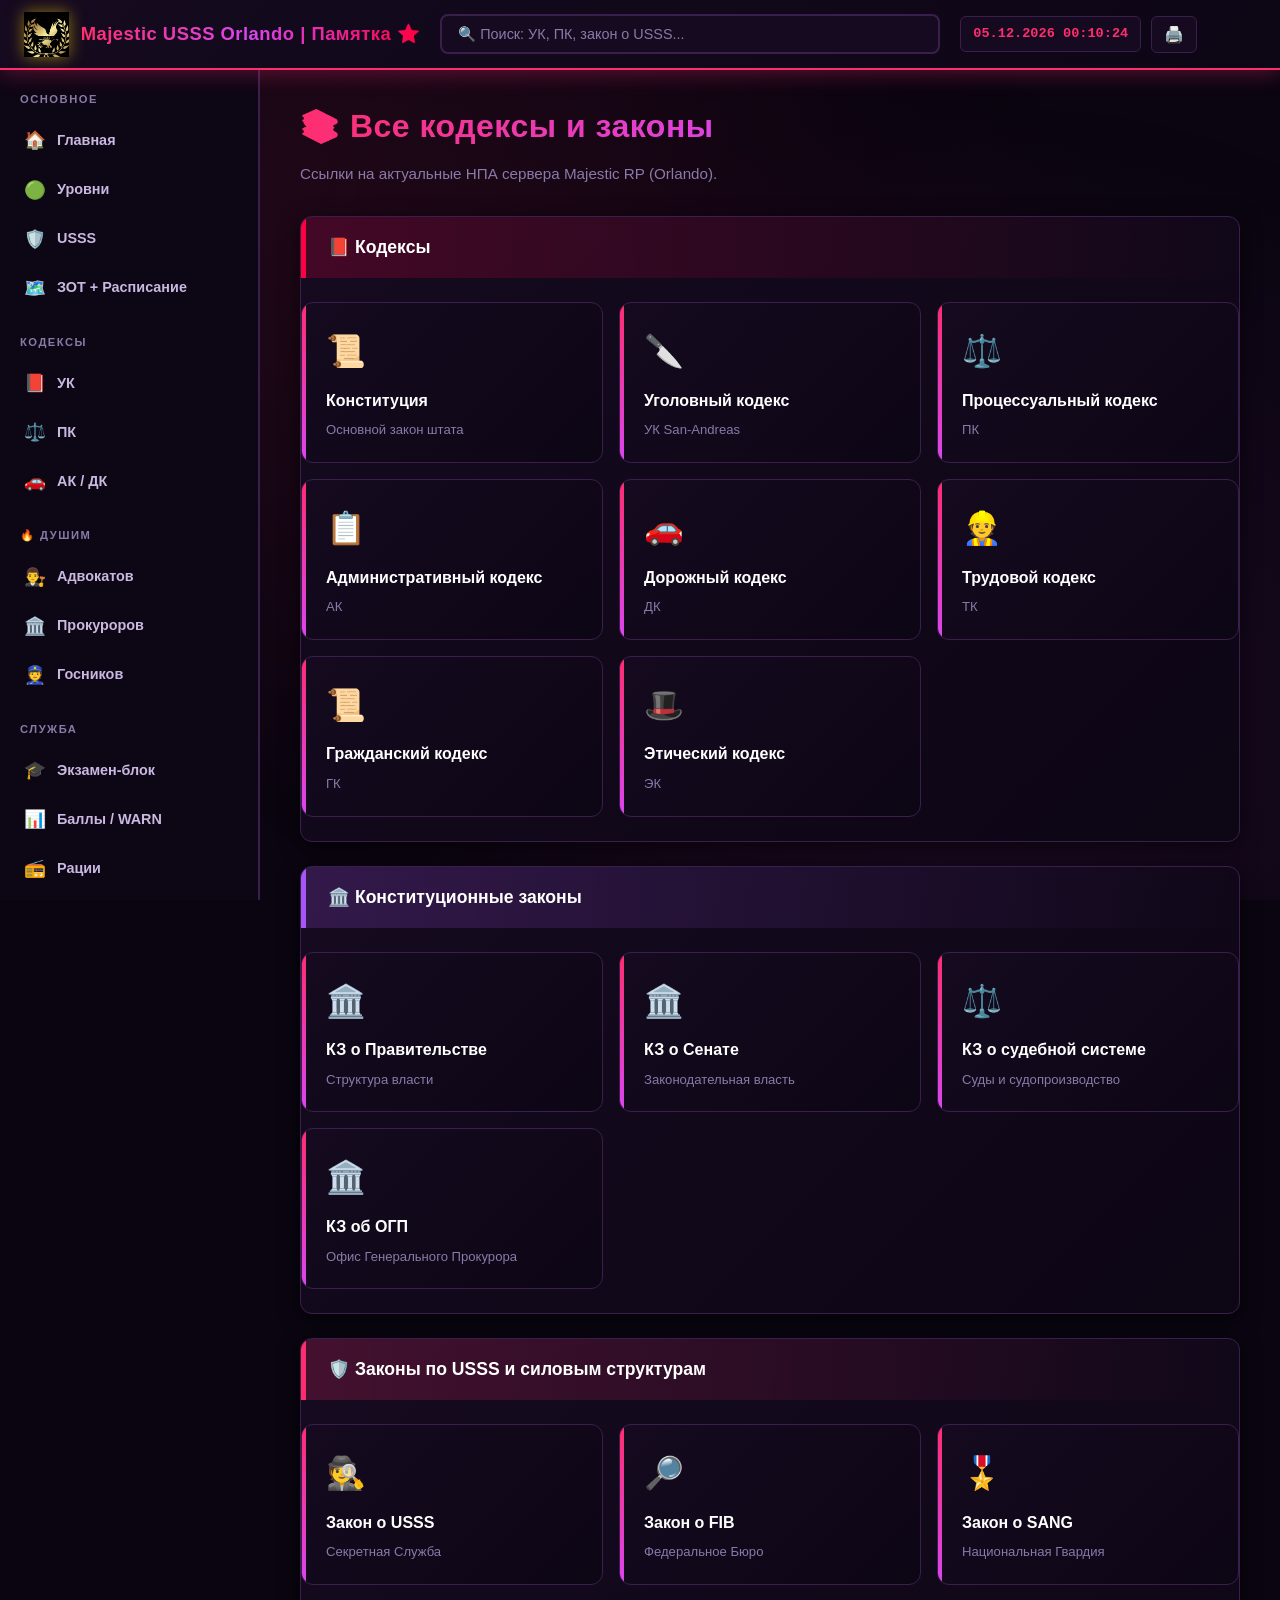
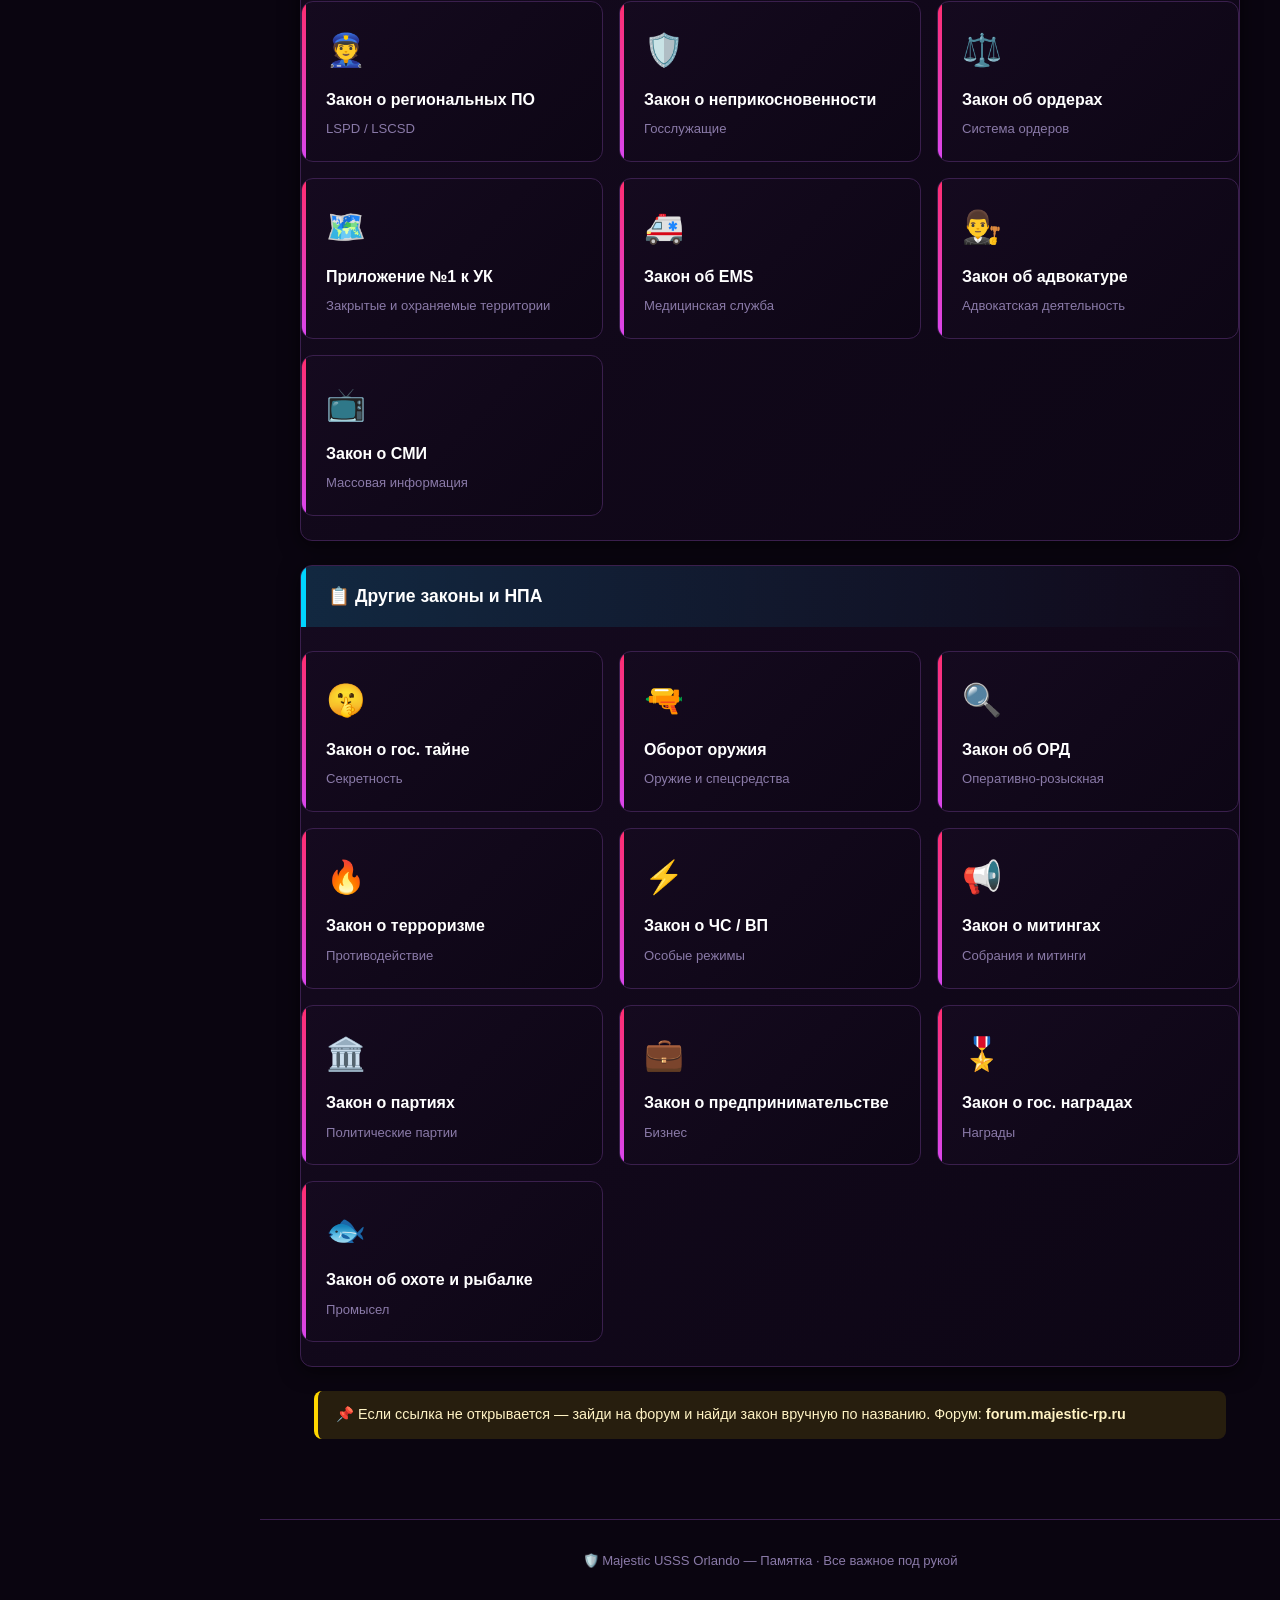
<file: codes.html>
<!DOCTYPE html>
<html lang="ru">
<head>
<meta charset="UTF-8">
<meta name="viewport" content="width=device-width, initial-scale=1.0">
<title>Все кодексы | Majestic USSS Orlando ⭐</title>
<link rel="icon" type="image/png" href="images/logo.png">
<link rel="stylesheet" href="css/style.css">
</head>
<body>

<header class="header">
  <button class="menu-toggle" id="menuToggle">☰</button>
  <a href="index.html" class="header-logo">
    <img src="images/logo.png" alt="USSS">
    <span class="header-logo-text">Majestic USSS Orlando | Памятка ⭐</span>
  </a>
  <div class="header-search">
    <input type="text" id="search" placeholder="🔍 Поиск: УК, ПК, закон о USSS...">
    <span class="search-count" id="searchCount">0</span>
  </div>
  <div class="header-right">
    <div class="clock" id="clock">--.--.---- --:--:--</div>
    <button class="header-btn" id="printBtn" title="Печать">🖨️</button>
  </div>
</header>

<aside class="sidebar">
  <div class="sidebar-section">
    <div class="sidebar-title">Основное</div>
    <a href="index.html" class="sidebar-link"><span class="icon">🏠</span> Главная</a>
    <a href="levels.html" class="sidebar-link"><span class="icon">🟢</span> Уровни</a>
    <a href="usss.html" class="sidebar-link"><span class="icon">🛡️</span> USSS</a>
    <a href="zot.html" class="sidebar-link"><span class="icon">🗺️</span> ЗОТ + Расписание</a>
  </div>
  <div class="sidebar-section">
    <div class="sidebar-title">Кодексы</div>
    <a href="uk.html" class="sidebar-link"><span class="icon">📕</span> УК</a>
    <a href="pk.html" class="sidebar-link"><span class="icon">⚖️</span> ПК</a>
    <a href="ak-dk.html" class="sidebar-link"><span class="icon">🚗</span> АК / ДК</a>
  </div>
  <div class="sidebar-section">
    <div class="sidebar-title">🔥 Душим</div>
    <a href="advocates.html" class="sidebar-link"><span class="icon">👨‍⚖️</span> Адвокатов</a>
    <a href="prosecutors.html" class="sidebar-link"><span class="icon">🏛️</span> Прокуроров</a>
    <a href="officials.html" class="sidebar-link"><span class="icon">👮</span> Госников</a>
  </div>
  <div class="sidebar-section">
    <div class="sidebar-title">Служба</div>
    <a href="exam.html" class="sidebar-link"><span class="icon">🎓</span> Экзамен-блок</a>
    <a href="points.html" class="sidebar-link"><span class="icon">📊</span> Баллы / WARN</a>
    <a href="radio.html" class="sidebar-link"><span class="icon">📻</span> Рации</a>
  </div>
  <div class="sidebar-section">
    <div class="sidebar-title">Справочники</div>
    <a href="codes.html" class="sidebar-link"><span class="icon">📚</span> Все кодексы</a>
  </div>
</aside>

<main class="main">

  <h1 class="page-title">📚 Все кодексы и законы</h1>
  <p class="page-subtitle">Ссылки на актуальные НПА сервера Majestic RP (Orlando).</p>

  <!-- ОСНОВНЫЕ КОДЕКСЫ -->
  <div class="section">
    <div class="section-title red">📕 Кодексы</div>
    <div class="section-body">
      <div class="quick-grid">
        <a class="quick-card" href="https://forum.majestic-rp.ru/threads/konstitutsiya-shtata-san-andreas.3519602/" target="_blank">
          <span class="qc-icon">📜</span>
          <div class="qc-title">Конституция</div>
          <div class="qc-desc">Основной закон штата</div>
        </a>
        <a class="quick-card" href="https://forum.majestic-rp.ru/threads/ugolovnyi-kodeks-shtata-san-andreas.3232577/" target="_blank">
          <span class="qc-icon">🔪</span>
          <div class="qc-title">Уголовный кодекс</div>
          <div class="qc-desc">УК San-Andreas</div>
        </a>
        <a class="quick-card" href="https://forum.majestic-rp.ru/threads/protsessual-nyi-kodeks-shtata-san-andreas.3232571/" target="_blank">
          <span class="qc-icon">⚖️</span>
          <div class="qc-title">Процессуальный кодекс</div>
          <div class="qc-desc">ПК</div>
        </a>
        <a class="quick-card" href="https://forum.majestic-rp.ru/threads/administrativnyi-kodeks-shtata-san-andreas.3232568/" target="_blank">
          <span class="qc-icon">📋</span>
          <div class="qc-title">Административный кодекс</div>
          <div class="qc-desc">АК</div>
        </a>
        <a class="quick-card" href="https://forum.majestic-rp.ru/threads/dorozhnyi-kodeks-shtata-san-andreas.3232575/" target="_blank">
          <span class="qc-icon">🚗</span>
          <div class="qc-title">Дорожный кодекс</div>
          <div class="qc-desc">ДК</div>
        </a>
        <a class="quick-card" href="https://forum.majestic-rp.ru/threads/trudovoi-kodeks-shtata-san-andreas.3232573/" target="_blank">
          <span class="qc-icon">👷</span>
          <div class="qc-title">Трудовой кодекс</div>
          <div class="qc-desc">ТК</div>
        </a>
        <a class="quick-card" href="https://forum.majestic-rp.ru/threads/grazhdanskii-kodeks-shtata-san-andreas.3232579/" target="_blank">
          <span class="qc-icon">📜</span>
          <div class="qc-title">Гражданский кодекс</div>
          <div class="qc-desc">ГК</div>
        </a>
        <a class="quick-card" href="https://forum.majestic-rp.ru/threads/eticheskii-kodeks-shtata-san-andreas.3232576/" target="_blank">
          <span class="qc-icon">🎩</span>
          <div class="qc-title">Этический кодекс</div>
          <div class="qc-desc">ЭК</div>
        </a>
      </div>
    </div>
  </div>

  <!-- КОНСТИТУЦИОННЫЕ ЗАКОНЫ -->
  <div class="section">
    <div class="section-title purple">🏛️ Конституционные законы</div>
    <div class="section-body">
      <div class="quick-grid">
        <a class="quick-card" href="https://forum.majestic-rp.ru/threads/konstitutsionnyi-zakon-o-pravitel-stve-shtata-san-andreas.3229301/" target="_blank">
          <span class="qc-icon">🏛️</span>
          <div class="qc-title">КЗ о Правительстве</div>
          <div class="qc-desc">Структура власти</div>
        </a>
        <a class="quick-card" href="https://forum.majestic-rp.ru/threads/konstitutsionnyi-zakon-o-senate-shtata-san-andreas.3229295/" target="_blank">
          <span class="qc-icon">🏛️</span>
          <div class="qc-title">КЗ о Сенате</div>
          <div class="qc-desc">Законодательная власть</div>
        </a>
        <a class="quick-card" href="https://forum.majestic-rp.ru/threads/konstitutsionnyi-zakon-o-sudebnoi-sisteme-i-sudoproizvodstve-shtata-san-andreas.3519603/" target="_blank">
          <span class="qc-icon">⚖️</span>
          <div class="qc-title">КЗ о судебной системе</div>
          <div class="qc-desc">Суды и судопроизводство</div>
        </a>
        <a class="quick-card" href="https://forum.majestic-rp.ru/threads/konstitutsionnyi-zakon-o-deyatel-nosti-ofisa-general-nogo-prokurora-shtata-san-andreas.3232635/" target="_blank">
          <span class="qc-icon">🏛️</span>
          <div class="qc-title">КЗ об ОГП</div>
          <div class="qc-desc">Офис Генерального Прокурора</div>
        </a>
      </div>
    </div>
  </div>

  <!-- ЗАКОНЫ ПО USSS И СИЛОВЫМ -->
  <div class="section">
    <div class="section-title pink">🛡️ Законы по USSS и силовым структурам</div>
    <div class="section-body">
      <div class="quick-grid">
        <a class="quick-card" href="https://forum.majestic-rp.ru/threads/zakon-o-deyatel-nosti-sekretnoi-sluzhby-v-shtate-san-andreas.3232673/" target="_blank">
          <span class="qc-icon">🕵️</span>
          <div class="qc-title">Закон о USSS</div>
          <div class="qc-desc">Секретная Служба</div>
        </a>
        <a class="quick-card" href="https://forum.majestic-rp.ru/threads/zakon-o-federal-nom-rassledovatel-skom-byuro.3232681/" target="_blank">
          <span class="qc-icon">🔎</span>
          <div class="qc-title">Закон о FIB</div>
          <div class="qc-desc">Федеральное Бюро</div>
        </a>
        <a class="quick-card" href="https://forum.majestic-rp.ru/threads/zakon-o-natsional-noi-gvardii-shtata-san-andreas.3232678/" target="_blank">
          <span class="qc-icon">🎖️</span>
          <div class="qc-title">Закон о SANG</div>
          <div class="qc-desc">Национальная Гвардия</div>
        </a>
        <a class="quick-card" href="https://forum.majestic-rp.ru/threads/zakon-o-deyatel-nosti-regional-nykh-pravookhranitel-nykh-organakh.3232674/" target="_blank">
          <span class="qc-icon">👮</span>
          <div class="qc-title">Закон о региональных ПО</div>
          <div class="qc-desc">LSPD / LSCSD</div>
        </a>
        <a class="quick-card" href="https://forum.majestic-rp.ru/threads/zakon-ob-obespechenii-neprikosnovennosti-gosudarstvennykh-sluzhashchikh-shtata-san-andreas.3232640/" target="_blank">
          <span class="qc-icon">🛡️</span>
          <div class="qc-title">Закон о неприкосновенности</div>
          <div class="qc-desc">Госслужащие</div>
        </a>
        <a class="quick-card" href="https://forum.majestic-rp.ru/threads/zakon-o-sisteme-orderov-shtata-san-andreas.3441676/" target="_blank">
          <span class="qc-icon">⚖️</span>
          <div class="qc-title">Закон об ордерах</div>
          <div class="qc-desc">Система ордеров</div>
        </a>
        <a class="quick-card" href="https://forum.majestic-rp.ru/threads/prilozheniye-no1-k-ugolovnomu-kodeksu-shtata-san-andreas-o-zakrytykh-okhranyayemykh-i-osobo-okhranyayemykh-territoriyakh.3232601/" target="_blank">
          <span class="qc-icon">🗺️</span>
          <div class="qc-title">Приложение №1 к УК</div>
          <div class="qc-desc">Закрытые и охраняемые территории</div>
        </a>
        <a class="quick-card" href="https://forum.majestic-rp.ru/threads/zakon-ob-ekstrennoi-meditsinskoi-sluzhbe-v-shtate-san-andreas.3468658/" target="_blank">
          <span class="qc-icon">🚑</span>
          <div class="qc-title">Закон об EMS</div>
          <div class="qc-desc">Медицинская служба</div>
        </a>
        <a class="quick-card" href="https://forum.majestic-rp.ru/threads/zakon-ob-advokat-skoi-deyatel-nosti-i-advokature-v-shtate-san-andreas.3411766/" target="_blank">
          <span class="qc-icon">👨‍⚖️</span>
          <div class="qc-title">Закон об адвокатуре</div>
          <div class="qc-desc">Адвокатская деятельность</div>
        </a>
        <a class="quick-card" href="https://forum.majestic-rp.ru/threads/zakon-o-sredstvakh-massovoi-informatsii.3232679/" target="_blank">
          <span class="qc-icon">📺</span>
          <div class="qc-title">Закон о СМИ</div>
          <div class="qc-desc">Массовая информация</div>
        </a>
      </div>
    </div>
  </div>

  <!-- ДРУГИЕ ЗАКОНЫ -->
  <div class="section">
    <div class="section-title blue">📋 Другие законы и НПА</div>
    <div class="section-body">
      <div class="quick-grid">
        <a class="quick-card" href="https://forum.majestic-rp.ru/threads/zakon-o-gosudarstvennoi-taine-v-shtate-san-andreas.3232663/" target="_blank">
          <span class="qc-icon">🤫</span>
          <div class="qc-title">Закон о гос. тайне</div>
          <div class="qc-desc">Секретность</div>
        </a>
        <a class="quick-card" href="https://forum.majestic-rp.ru/threads/zakon-o-regulirovanii-oborota-oruzhiya-boyepripasov-i-spetssredstv-v-shtate-san-andreas.3232653/" target="_blank">
          <span class="qc-icon">🔫</span>
          <div class="qc-title">Оборот оружия</div>
          <div class="qc-desc">Оружие и спецсредства</div>
        </a>
        <a class="quick-card" href="https://forum.majestic-rp.ru/threads/zakon-ob-operativno-rozysknoi-deyatel-nosti.3232649/" target="_blank">
          <span class="qc-icon">🔍</span>
          <div class="qc-title">Закон об ОРД</div>
          <div class="qc-desc">Оперативно-розыскная</div>
        </a>
        <a class="quick-card" href="https://forum.majestic-rp.ru/threads/zakon-o-protivodeistvii-terrorizmu.3232657/" target="_blank">
          <span class="qc-icon">🔥</span>
          <div class="qc-title">Закон о терроризме</div>
          <div class="qc-desc">Противодействие</div>
        </a>
        <a class="quick-card" href="https://forum.majestic-rp.ru/threads/zakon-o-chrezvychainom-i-voyennom-polozhenii.3232677/" target="_blank">
          <span class="qc-icon">⚡</span>
          <div class="qc-title">Закон о ЧС / ВП</div>
          <div class="qc-desc">Особые режимы</div>
        </a>
        <a class="quick-card" href="https://forum.majestic-rp.ru/threads/zakon-o-sobraniyakh-mitingakh-i-publichnykh-meropriyatiyakh.3232666/" target="_blank">
          <span class="qc-icon">📢</span>
          <div class="qc-title">Закон о митингах</div>
          <div class="qc-desc">Собрания и митинги</div>
        </a>
        <a class="quick-card" href="https://forum.majestic-rp.ru/threads/zakon-o-politicheskikh-partiyakh-na-territorii-shtata-san-andreas.3232660/" target="_blank">
          <span class="qc-icon">🏛️</span>
          <div class="qc-title">Закон о партиях</div>
          <div class="qc-desc">Политические партии</div>
        </a>
        <a class="quick-card" href="https://forum.majestic-rp.ru/threads/zakon-o-predprinimatel-skoi-deyatel-nosti-v-shtate-san-andreas.3232669/" target="_blank">
          <span class="qc-icon">💼</span>
          <div class="qc-title">Закон о предпринимательстве</div>
          <div class="qc-desc">Бизнес</div>
        </a>
        <a class="quick-card" href="https://forum.majestic-rp.ru/threads/zakon-o-gosudarstvennykh-nagradakh-shtata-san-andreas.3232646/" target="_blank">
          <span class="qc-icon">🎖️</span>
          <div class="qc-title">Закон о гос. наградах</div>
          <div class="qc-desc">Награды</div>
        </a>
        <a class="quick-card" href="https://forum.majestic-rp.ru/threads/zakon-ob-okhote-i-rybalke-na-territorii-shtata-san-andreas.3232648/" target="_blank">
          <span class="qc-icon">🐟</span>
          <div class="qc-title">Закон об охоте и рыбалке</div>
          <div class="qc-desc">Промысел</div>
        </a>
      </div>
    </div>
  </div>

  <div class="alert yellow" style="margin-top:20px">
    📌 Если ссылка не открывается — зайди на форум и найди закон вручную по названию. Форум: <strong>forum.majestic-rp.ru</strong>
  </div>

</main>

<footer class="footer">
  🛡️ Majestic USSS Orlando — Памятка · Все важное под рукой
</footer>

<button id="topBtn" title="Наверх">↑</button>

<script src="js/main.js"></script>
<script src="js/search.js"></script>

</body>
</html>
</file>
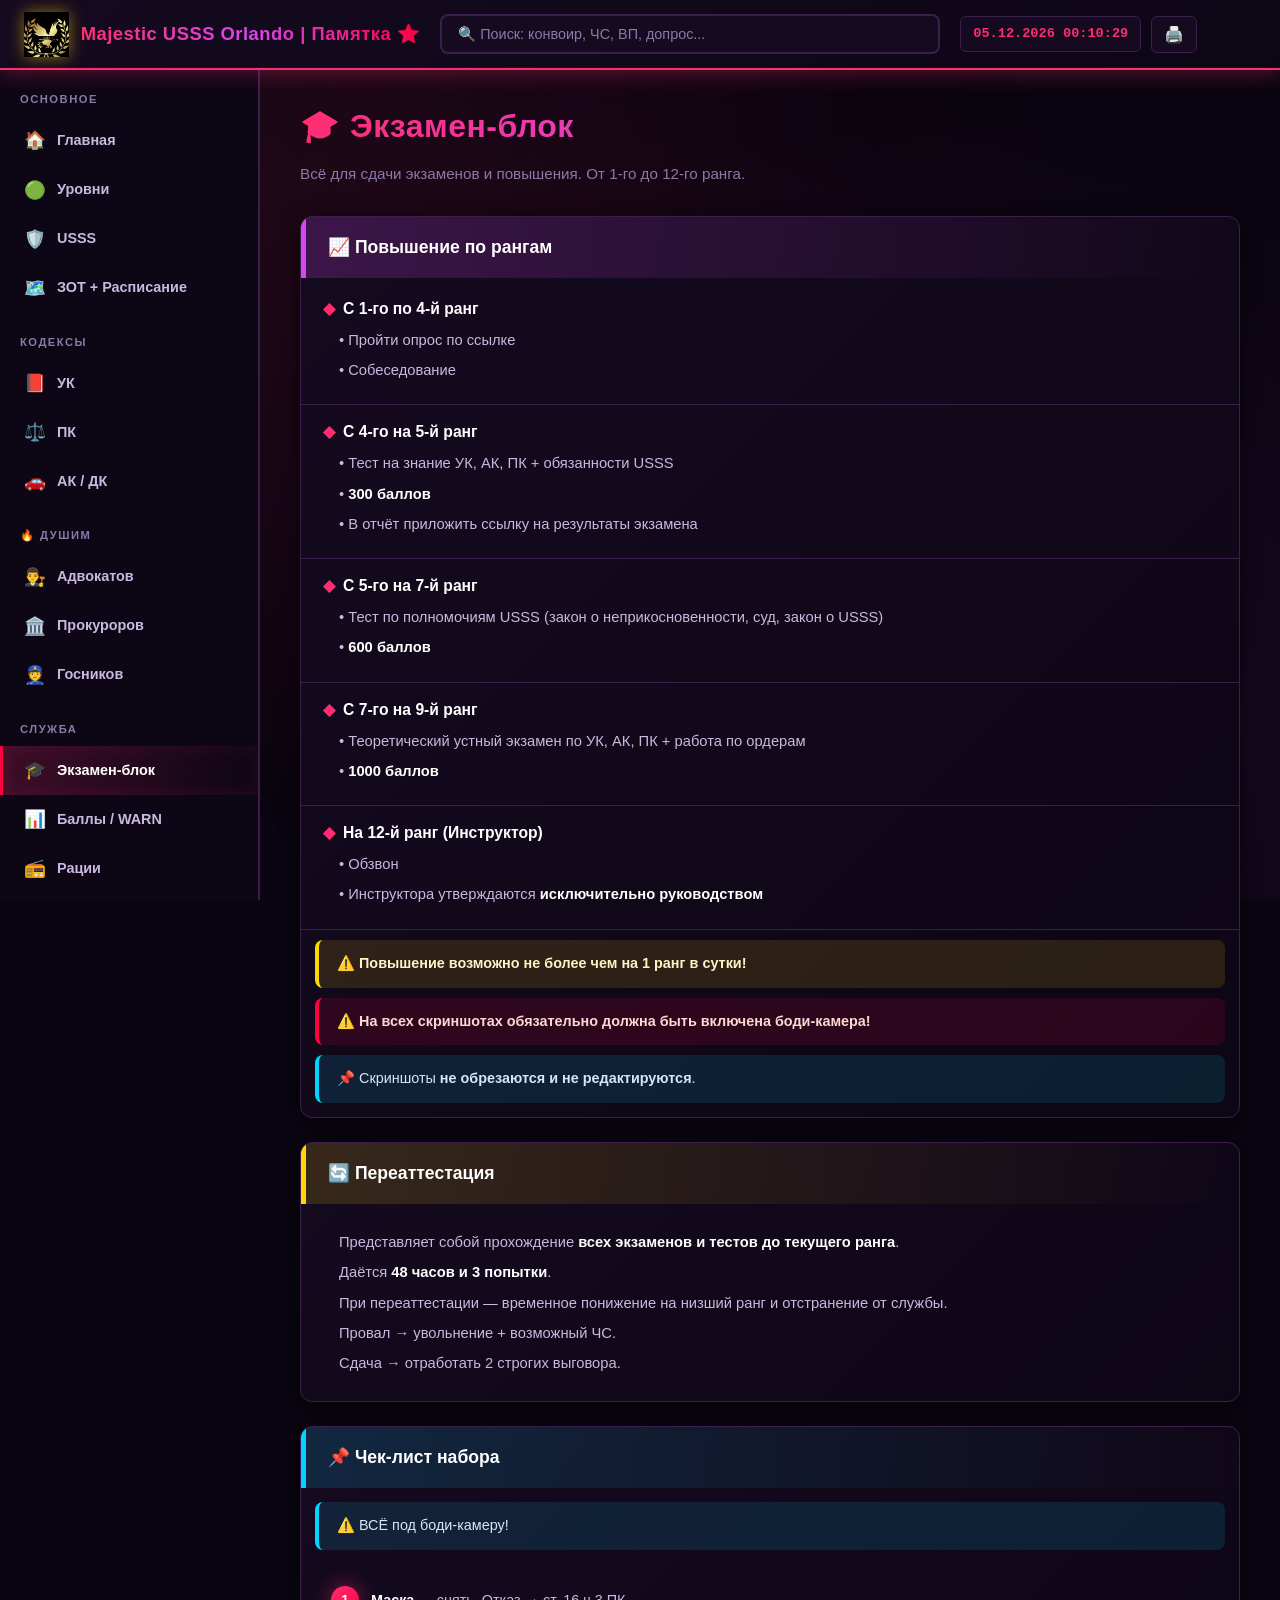
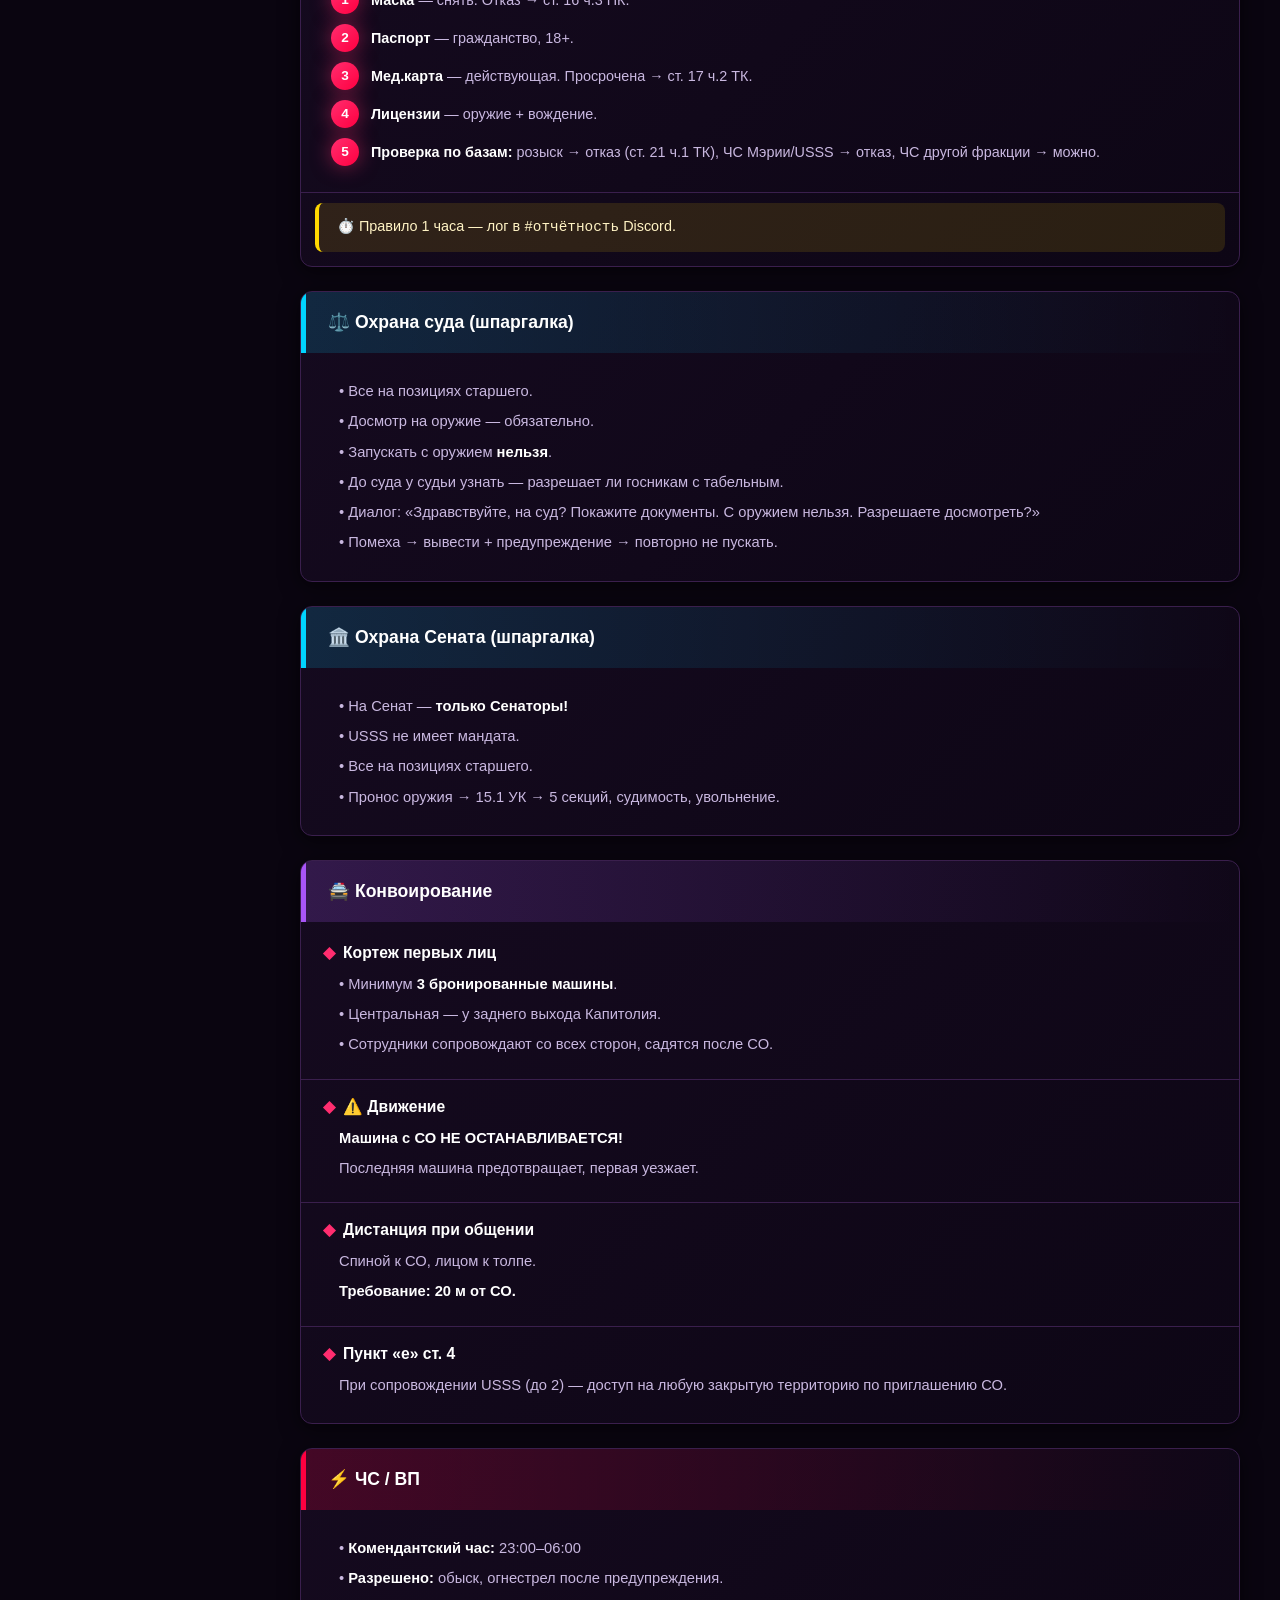
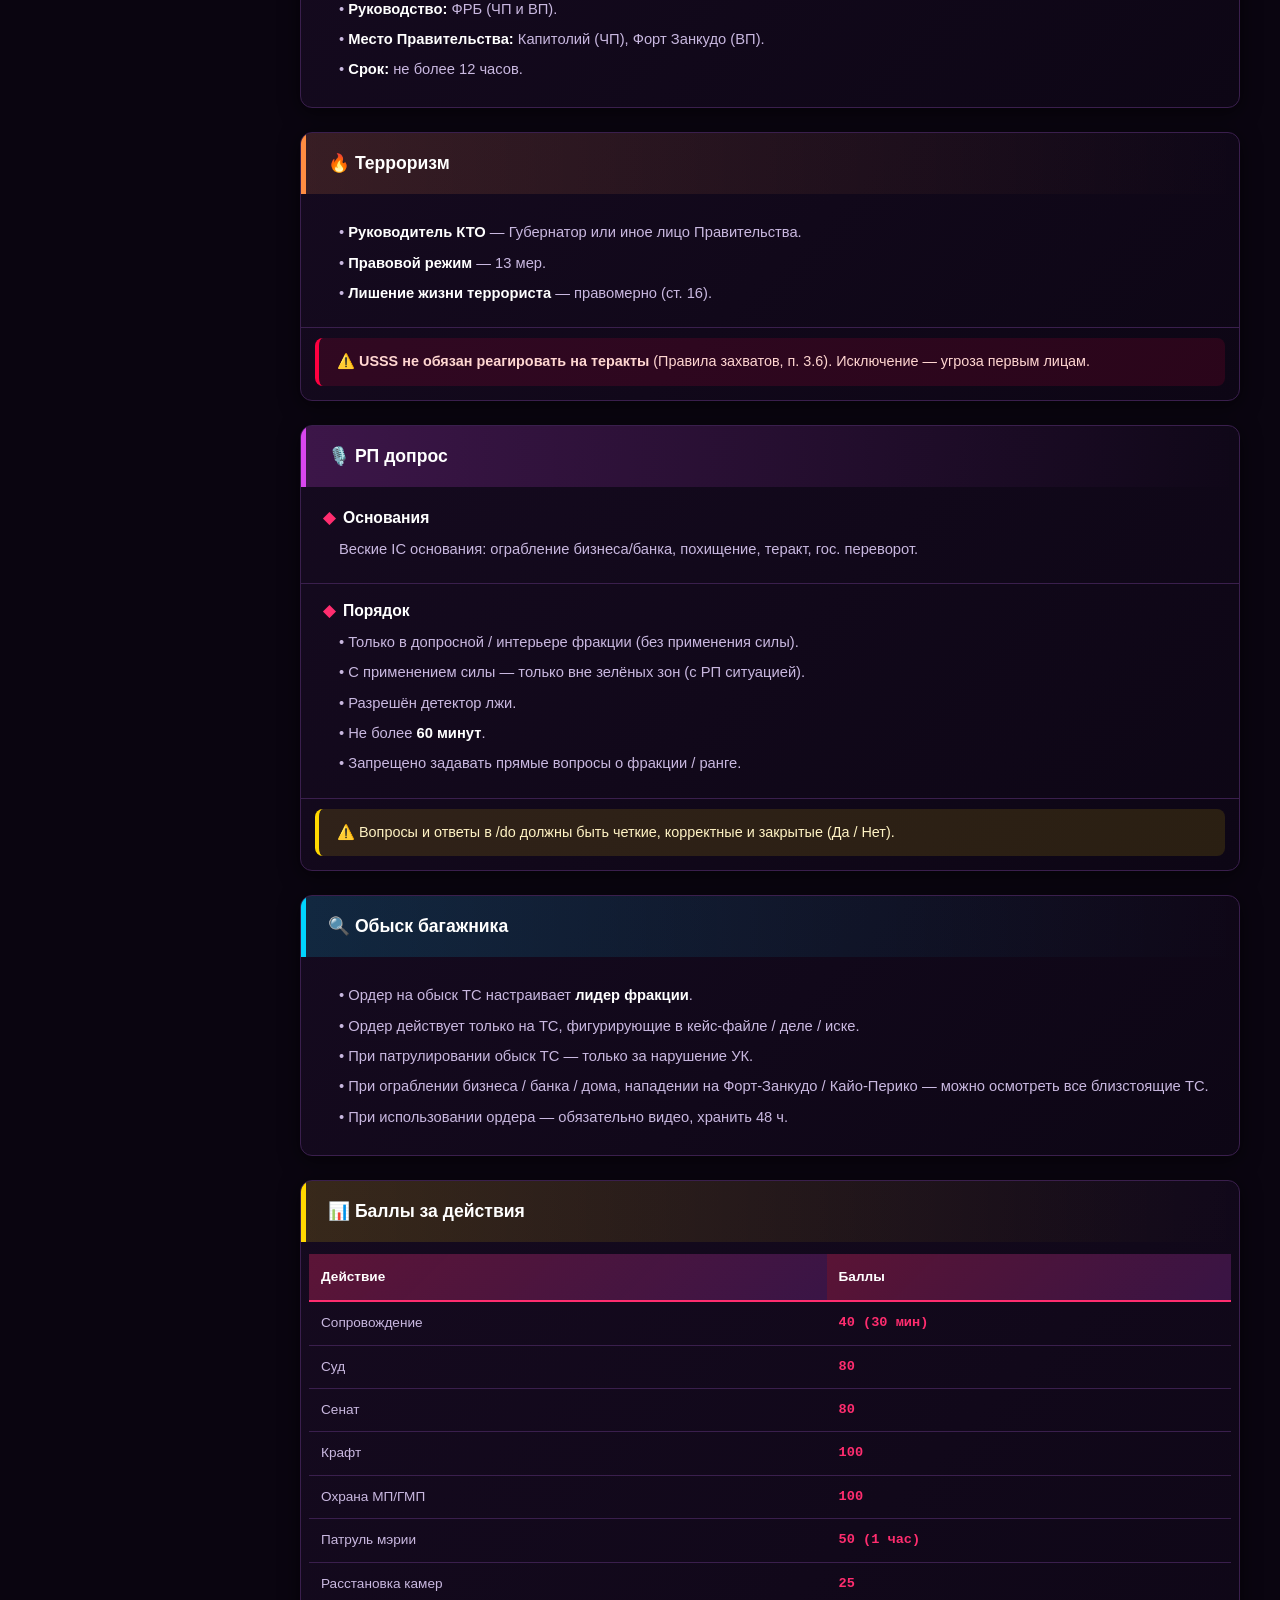
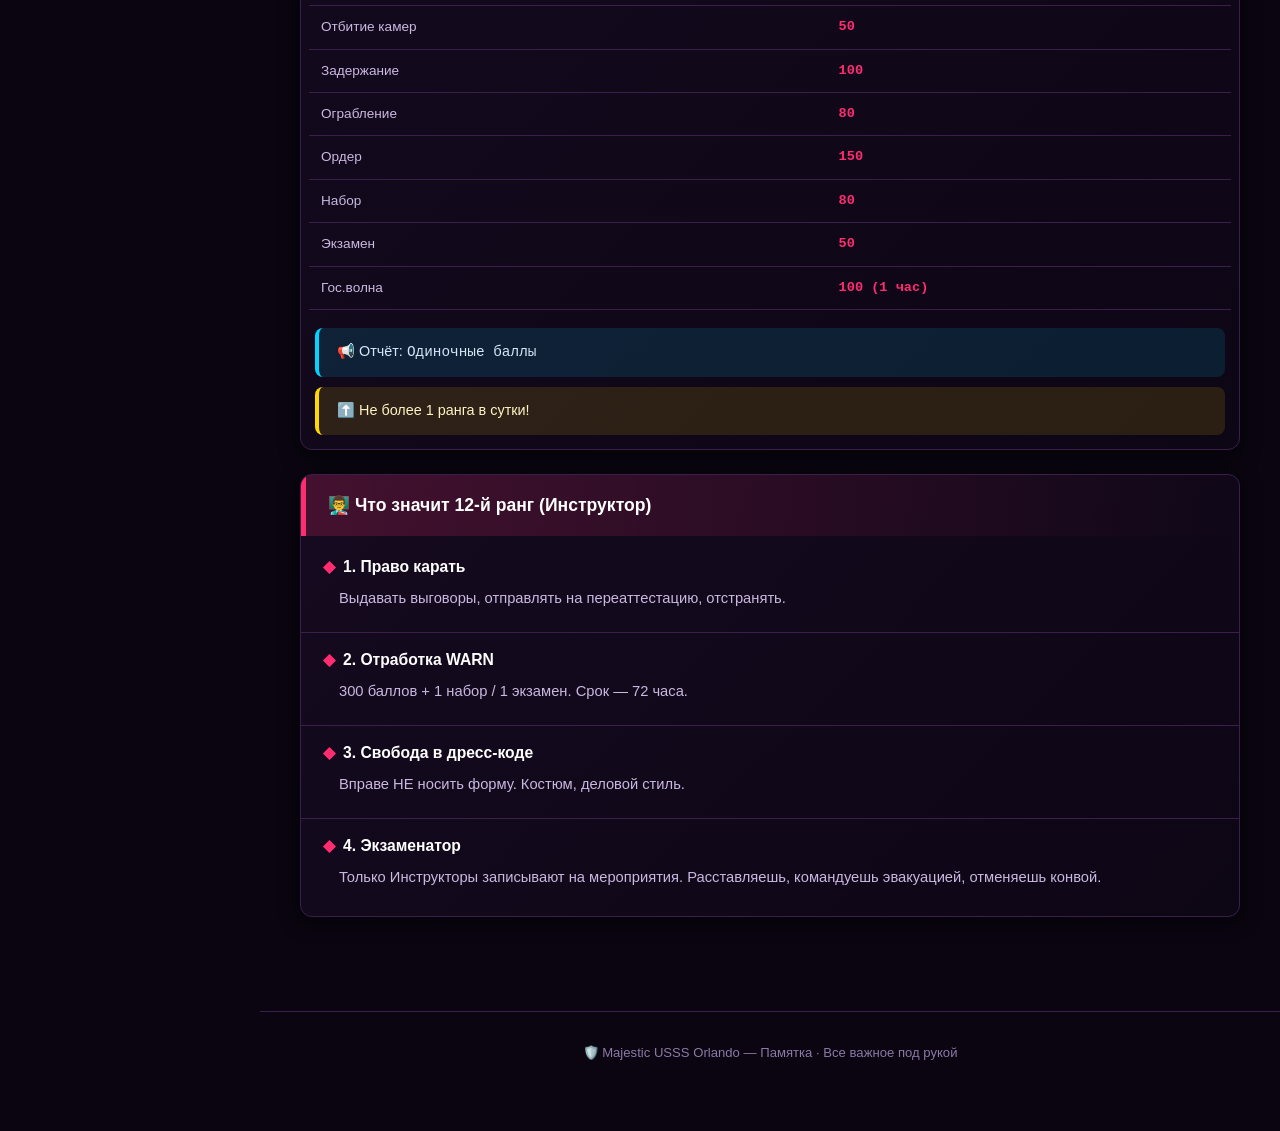
<file: exam.html>
<!DOCTYPE html>
<html lang="ru">
<head>
<meta charset="UTF-8">
<meta name="viewport" content="width=device-width, initial-scale=1.0">
<title>Экзамен-блок | Majestic USSS Orlando ⭐</title>
<link rel="icon" type="image/png" href="images/logo.png">
<link rel="stylesheet" href="css/style.css">
</head>
<body>

<header class="header">
  <button class="menu-toggle" id="menuToggle">☰</button>
  <a href="index.html" class="header-logo">
    <img src="images/logo.png" alt="USSS">
    <span class="header-logo-text">Majestic USSS Orlando | Памятка ⭐</span>
  </a>
  <div class="header-search">
    <input type="text" id="search" placeholder="🔍 Поиск: конвоир, ЧС, ВП, допрос...">
    <span class="search-count" id="searchCount">0</span>
  </div>
  <div class="header-right">
    <div class="clock" id="clock">--.--.---- --:--:--</div>
    <button class="header-btn" id="printBtn" title="Печать">🖨️</button>
  </div>
</header>

<aside class="sidebar">
  <div class="sidebar-section">
    <div class="sidebar-title">Основное</div>
    <a href="index.html" class="sidebar-link"><span class="icon">🏠</span> Главная</a>
    <a href="levels.html" class="sidebar-link"><span class="icon">🟢</span> Уровни</a>
    <a href="usss.html" class="sidebar-link"><span class="icon">🛡️</span> USSS</a>
    <a href="zot.html" class="sidebar-link"><span class="icon">🗺️</span> ЗОТ + Расписание</a>
  </div>
  <div class="sidebar-section">
    <div class="sidebar-title">Кодексы</div>
    <a href="uk.html" class="sidebar-link"><span class="icon">📕</span> УК</a>
    <a href="pk.html" class="sidebar-link"><span class="icon">⚖️</span> ПК</a>
    <a href="ak-dk.html" class="sidebar-link"><span class="icon">🚗</span> АК / ДК</a>
  </div>
  <div class="sidebar-section">
    <div class="sidebar-title">🔥 Душим</div>
    <a href="advocates.html" class="sidebar-link"><span class="icon">👨‍⚖️</span> Адвокатов</a>
    <a href="prosecutors.html" class="sidebar-link"><span class="icon">🏛️</span> Прокуроров</a>
    <a href="officials.html" class="sidebar-link"><span class="icon">👮</span> Госников</a>
  </div>
  <div class="sidebar-section">
    <div class="sidebar-title">Служба</div>
    <a href="exam.html" class="sidebar-link"><span class="icon">🎓</span> Экзамен-блок</a>
    <a href="points.html" class="sidebar-link"><span class="icon">📊</span> Баллы / WARN</a>
    <a href="radio.html" class="sidebar-link"><span class="icon">📻</span> Рации</a>
  </div>
  <div class="sidebar-section">
    <div class="sidebar-title">Справочники</div>
    <a href="codes.html" class="sidebar-link"><span class="icon">📚</span> Все кодексы</a>
  </div>
</aside>

<main class="main">

  <h1 class="page-title">🎓 Экзамен-блок</h1>
  <p class="page-subtitle">Всё для сдачи экзаменов и повышения. От 1-го до 12-го ранга.</p>

  <!-- ПОВЫШЕНИЕ -->
  <div class="section">
    <div class="section-title magenta">📈 Повышение по рангам</div>
    <div class="section-body">

      <div class="card">
        <h4>С 1-го по 4-й ранг</h4>
        <p>• Пройти опрос по ссылке</p>
        <p>• Собеседование</p>
      </div>

      <div class="card">
        <h4>С 4-го на 5-й ранг</h4>
        <p>• Тест на знание УК, АК, ПК + обязанности USSS</p>
        <p>• <strong>300 баллов</strong></p>
        <p>• В отчёт приложить ссылку на результаты экзамена</p>
      </div>

      <div class="card">
        <h4>С 5-го на 7-й ранг</h4>
        <p>• Тест по полномочиям USSS (закон о неприкосновенности, суд, закон о USSS)</p>
        <p>• <strong>600 баллов</strong></p>
      </div>

      <div class="card">
        <h4>С 7-го на 9-й ранг</h4>
        <p>• Теоретический устный экзамен по УК, АК, ПК + работа по ордерам</p>
        <p>• <strong>1000 баллов</strong></p>
      </div>

      <div class="card">
        <h4>На 12-й ранг (Инструктор)</h4>
        <p>• Обзвон</p>
        <p>• Инструктора утверждаются <strong>исключительно руководством</strong></p>
      </div>

      <div class="alert yellow">
        ⚠️ <strong>Повышение возможно не более чем на 1 ранг в сутки!</strong>
      </div>
      <div class="alert red">
        ⚠️ <strong>На всех скриншотах обязательно должна быть включена боди-камера!</strong>
      </div>
      <div class="alert blue">
        📌 Скриншоты <strong>не обрезаются и не редактируются</strong>.
      </div>

    </div>
  </div>

  <!-- ПЕРЕАТТЕСТАЦИЯ -->
  <div class="section">
    <div class="section-title yellow">🔄 Переаттестация</div>
    <div class="section-body">
      <div class="card">
        <p>Представляет собой прохождение <strong>всех экзаменов и тестов до текущего ранга</strong>.</p>
        <p>Даётся <strong>48 часов и 3 попытки</strong>.</p>
        <p>При переаттестации — временное понижение на низший ранг и отстранение от службы.</p>
        <p>Провал → увольнение + возможный ЧС.</p>
        <p>Сдача → отработать 2 строгих выговора.</p>
      </div>
    </div>
  </div>

  <!-- ЧЕК-ЛИСТ НАБОРА -->
  <div class="section">
    <div class="section-title blue">📌 Чек-лист набора</div>
    <div class="section-body">
      <div class="alert blue">⚠️ ВСЁ под боди-камеру!</div>
      <div class="card">
        <div class="step"><div class="step-num">1</div><div class="step-text"><strong>Маска</strong> — снять. Отказ → ст. 16 ч.3 ПК.</div></div>
        <div class="step"><div class="step-num">2</div><div class="step-text"><strong>Паспорт</strong> — гражданство, 18+.</div></div>
        <div class="step"><div class="step-num">3</div><div class="step-text"><strong>Мед.карта</strong> — действующая. Просрочена → ст. 17 ч.2 ТК.</div></div>
        <div class="step"><div class="step-num">4</div><div class="step-text"><strong>Лицензии</strong> — оружие + вождение.</div></div>
        <div class="step"><div class="step-num">5</div><div class="step-text"><strong>Проверка по базам:</strong> розыск → отказ (ст. 21 ч.1 ТК), ЧС Мэрии/USSS → отказ, ЧС другой фракции → можно.</div></div>
      </div>
      <div class="alert yellow">⏱️ Правило 1 часа — лог в <code>#отчётность</code> Discord.</div>
    </div>
  </div>

  <!-- РЕГЛАМЕНТ СУДА -->
  <div class="section">
    <div class="section-title blue">⚖️ Охрана суда (шпаргалка)</div>
    <div class="section-body">
      <div class="card">
        <p>• Все на позициях старшего.</p>
        <p>• Досмотр на оружие — обязательно.</p>
        <p>• Запускать с оружием <strong>нельзя</strong>.</p>
        <p>• До суда у судьи узнать — разрешает ли госникам с табельным.</p>
        <p>• Диалог: «Здравствуйте, на суд? Покажите документы. С оружием нельзя. Разрешаете досмотреть?»</p>
        <p>• Помеха → вывести + предупреждение → повторно не пускать.</p>
      </div>
    </div>
  </div>

  <!-- РЕГЛАМЕНТ СЕНАТА -->
  <div class="section">
    <div class="section-title blue">🏛️ Охрана Сената (шпаргалка)</div>
    <div class="section-body">
      <div class="card">
        <p>• На Сенат — <strong>только Сенаторы!</strong></p>
        <p>• USSS не имеет мандата.</p>
        <p>• Все на позициях старшего.</p>
        <p>• Пронос оружия → 15.1 УК → 5 секций, судимость, увольнение.</p>
      </div>
    </div>
  </div>

  <!-- КОНВОИРОВАНИЕ -->
  <div class="section">
    <div class="section-title purple">🚔 Конвоирование</div>
    <div class="section-body">
      <div class="card">
        <h4>Кортеж первых лиц</h4>
        <p>• Минимум <strong>3 бронированные машины</strong>.</p>
        <p>• Центральная — у заднего выхода Капитолия.</p>
        <p>• Сотрудники сопровождают со всех сторон, садятся после СО.</p>
      </div>
      <div class="card">
        <h4>⚠️ Движение</h4>
        <p><strong>Машина с СО НЕ ОСТАНАВЛИВАЕТСЯ!</strong></p>
        <p>Последняя машина предотвращает, первая уезжает.</p>
      </div>
      <div class="card">
        <h4>Дистанция при общении</h4>
        <p>Спиной к СО, лицом к толпе.</p>
        <p><strong>Требование: 20 м от СО.</strong></p>
      </div>
      <div class="card">
        <h4>Пункт «е» ст. 4</h4>
        <p>При сопровождении USSS (до 2) — доступ на любую закрытую территорию по приглашению СО.</p>
      </div>
    </div>
  </div>

  <!-- ЧС / ВП -->
  <div class="section">
    <div class="section-title red">⚡ ЧС / ВП</div>
    <div class="section-body">
      <div class="card">
        <p>• <strong>Комендантский час:</strong> 23:00–06:00</p>
        <p>• <strong>Разрешено:</strong> обыск, огнестрел после предупреждения.</p>
        <p>• <strong>Руководство:</strong> ФРБ (ЧП и ВП).</p>
        <p>• <strong>Место Правительства:</strong> Капитолий (ЧП), Форт Занкудо (ВП).</p>
        <p>• <strong>Срок:</strong> не более 12 часов.</p>
      </div>
    </div>
  </div>

  <!-- ТЕРРОРИЗМ -->
  <div class="section">
    <div class="section-title orange">🔥 Терроризм</div>
    <div class="section-body">
      <div class="card">
        <p>• <strong>Руководитель КТО</strong> — Губернатор или иное лицо Правительства.</p>
        <p>• <strong>Правовой режим</strong> — 13 мер.</p>
        <p>• <strong>Лишение жизни террориста</strong> — правомерно (ст. 16).</p>
      </div>
      <div class="alert red">
        ⚠️ <strong>USSS не обязан реагировать на теракты</strong> (Правила захватов, п. 3.6). Исключение — угроза первым лицам.
      </div>
    </div>
  </div>

  <!-- РП ДОПРОС -->
  <div class="section">
    <div class="section-title magenta">🎙️ РП допрос</div>
    <div class="section-body">
      <div class="card">
        <h4>Основания</h4>
        <p>Веские IC основания: ограбление бизнеса/банка, похищение, теракт, гос. переворот.</p>
      </div>
      <div class="card">
        <h4>Порядок</h4>
        <p>• Только в допросной / интерьере фракции (без применения силы).</p>
        <p>• С применением силы — только вне зелёных зон (с РП ситуацией).</p>
        <p>• Разрешён детектор лжи.</p>
        <p>• Не более <strong>60 минут</strong>.</p>
        <p>• Запрещено задавать прямые вопросы о фракции / ранге.</p>
      </div>
      <div class="alert yellow">
        ⚠️ Вопросы и ответы в /do должны быть четкие, корректные и закрытые (Да / Нет).
      </div>
    </div>
  </div>

  <!-- ОБЫСК БАГАЖНИКА -->
  <div class="section">
    <div class="section-title blue">🔍 Обыск багажника</div>
    <div class="section-body">
      <div class="card">
        <p>• Ордер на обыск ТС настраивает <strong>лидер фракции</strong>.</p>
        <p>• Ордер действует только на ТС, фигурирующие в кейс-файле / деле / иске.</p>
        <p>• При патрулировании обыск ТС — только за нарушение УК.</p>
        <p>• При ограблении бизнеса / банка / дома, нападении на Форт-Занкудо / Кайо-Перико — можно осмотреть все близстоящие ТС.</p>
        <p>• При использовании ордера — обязательно видео, хранить 48 ч.</p>
      </div>
    </div>
  </div>

  <!-- БАЛЛЫ ЗА ДЕЙСТВИЯ -->
  <div class="section">
    <div class="section-title yellow">📊 Баллы за действия</div>
    <div class="section-body">
      <div class="table-wrap">
        <table>
          <tr><th>Действие</th><th>Баллы</th></tr>
          <tr><td>Сопровождение</td><td class="num">40 (30 мин)</td></tr>
          <tr><td>Суд</td><td class="num">80</td></tr>
          <tr><td>Сенат</td><td class="num">80</td></tr>
          <tr><td>Крафт</td><td class="num">100</td></tr>
          <tr><td>Охрана МП/ГМП</td><td class="num">100</td></tr>
          <tr><td>Патруль мэрии</td><td class="num">50 (1 час)</td></tr>
          <tr><td>Расстановка камер</td><td class="num">25</td></tr>
          <tr><td>Отбитие камер</td><td class="num">50</td></tr>
          <tr><td>Задержание</td><td class="num">100</td></tr>
          <tr><td>Ограбление</td><td class="num">80</td></tr>
          <tr><td>Ордер</td><td class="num">150</td></tr>
          <tr><td>Набор</td><td class="num">80</td></tr>
          <tr><td>Экзамен</td><td class="num">50</td></tr>
          <tr><td>Гос.волна</td><td class="num">100 (1 час)</td></tr>
        </table>
      </div>
      <div class="alert blue">📢 Отчёт: <code>Одиночные баллы</code></div>
      <div class="alert yellow">⬆️ Не более 1 ранга в сутки!</div>
    </div>
  </div>

  <!-- ОБЯЗАННОСТИ 12-ГО РАНГА -->
  <div class="section">
    <div class="section-title pink">👨‍🏫 Что значит 12-й ранг (Инструктор)</div>
    <div class="section-body">
      <div class="card">
        <h4>1. Право карать</h4>
        <p>Выдавать выговоры, отправлять на переаттестацию, отстранять.</p>
      </div>
      <div class="card">
        <h4>2. Отработка WARN</h4>
        <p>300 баллов + 1 набор / 1 экзамен. Срок — 72 часа.</p>
      </div>
      <div class="card">
        <h4>3. Свобода в дресс-коде</h4>
        <p>Вправе НЕ носить форму. Костюм, деловой стиль.</p>
      </div>
      <div class="card">
        <h4>4. Экзаменатор</h4>
        <p>Только Инструкторы записывают на мероприятия. Расставляешь, командуешь эвакуацией, отменяешь конвой.</p>
      </div>
    </div>
  </div>

</main>

<footer class="footer">
  🛡️ Majestic USSS Orlando — Памятка · Все важное под рукой
</footer>

<button id="topBtn" title="Наверх">↑</button>

<script src="js/main.js"></script>
<script src="js/search.js"></script>

</body>
</html>
</file>
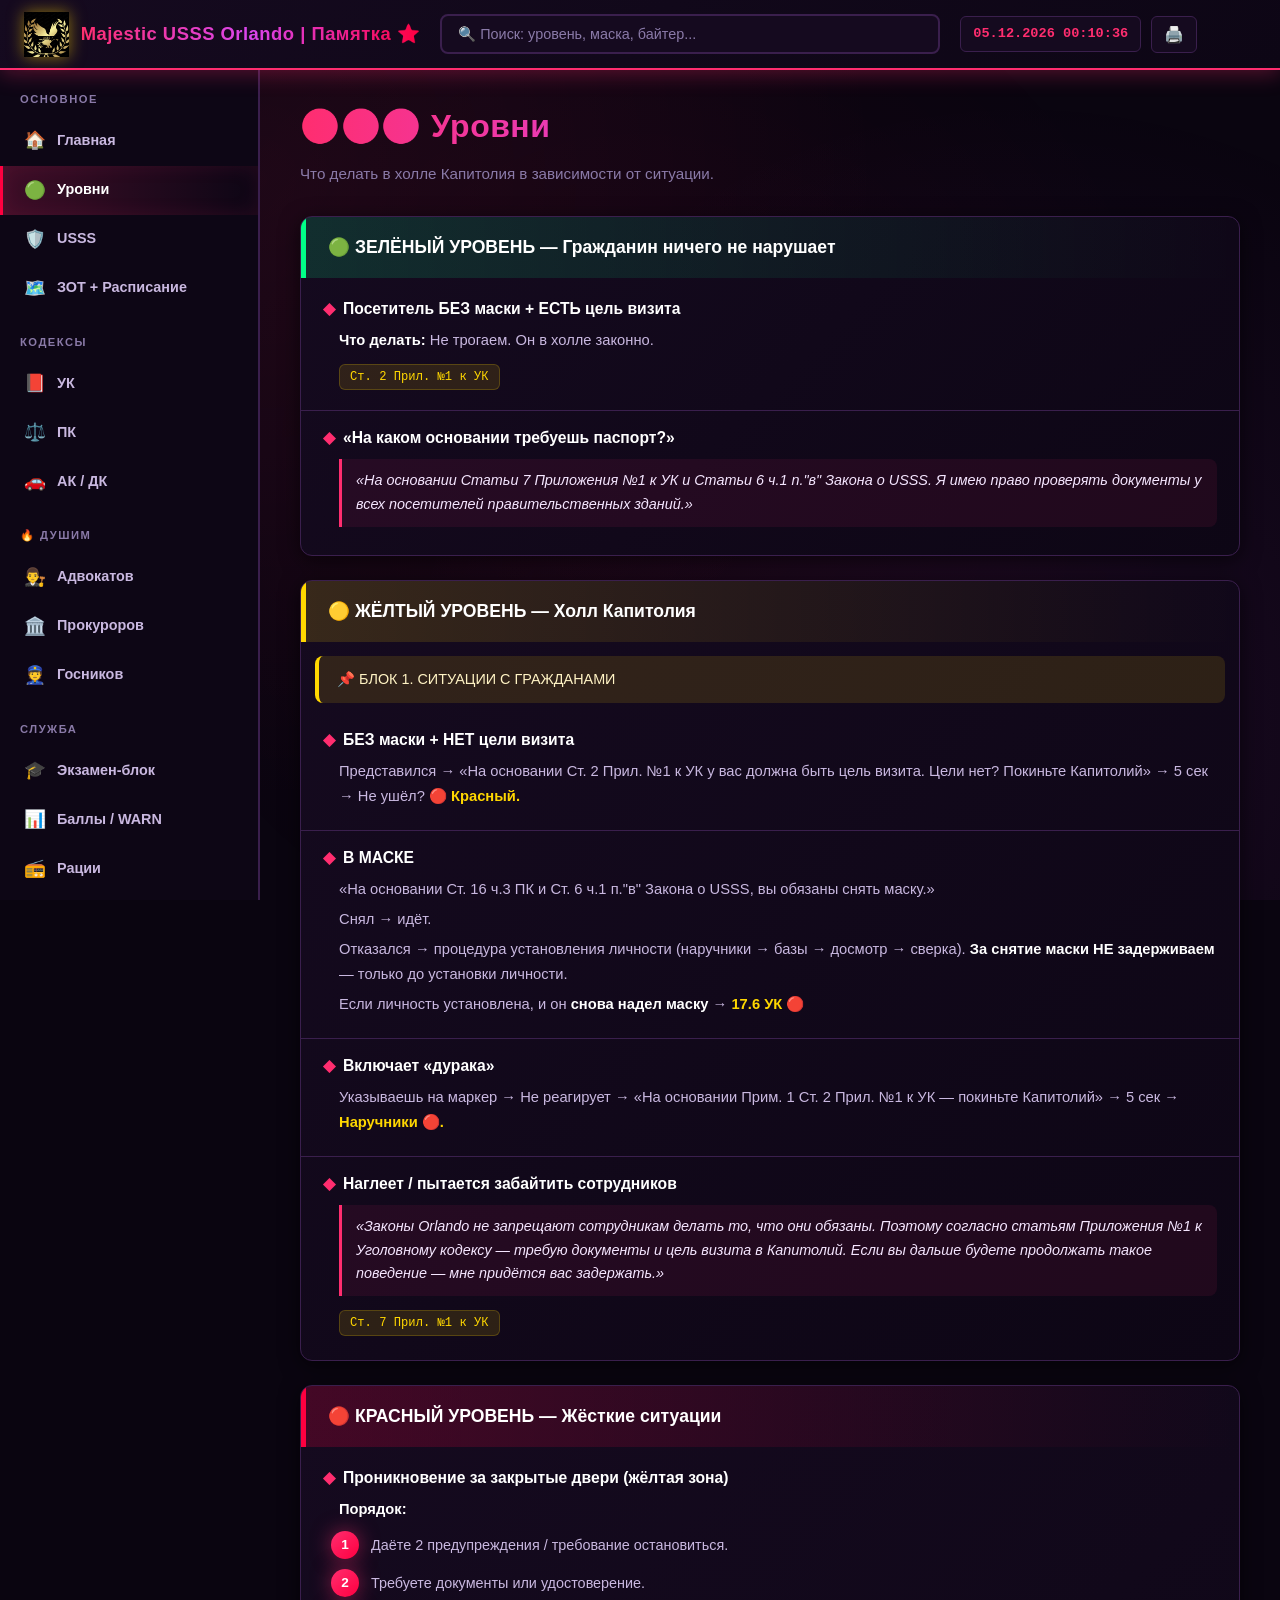
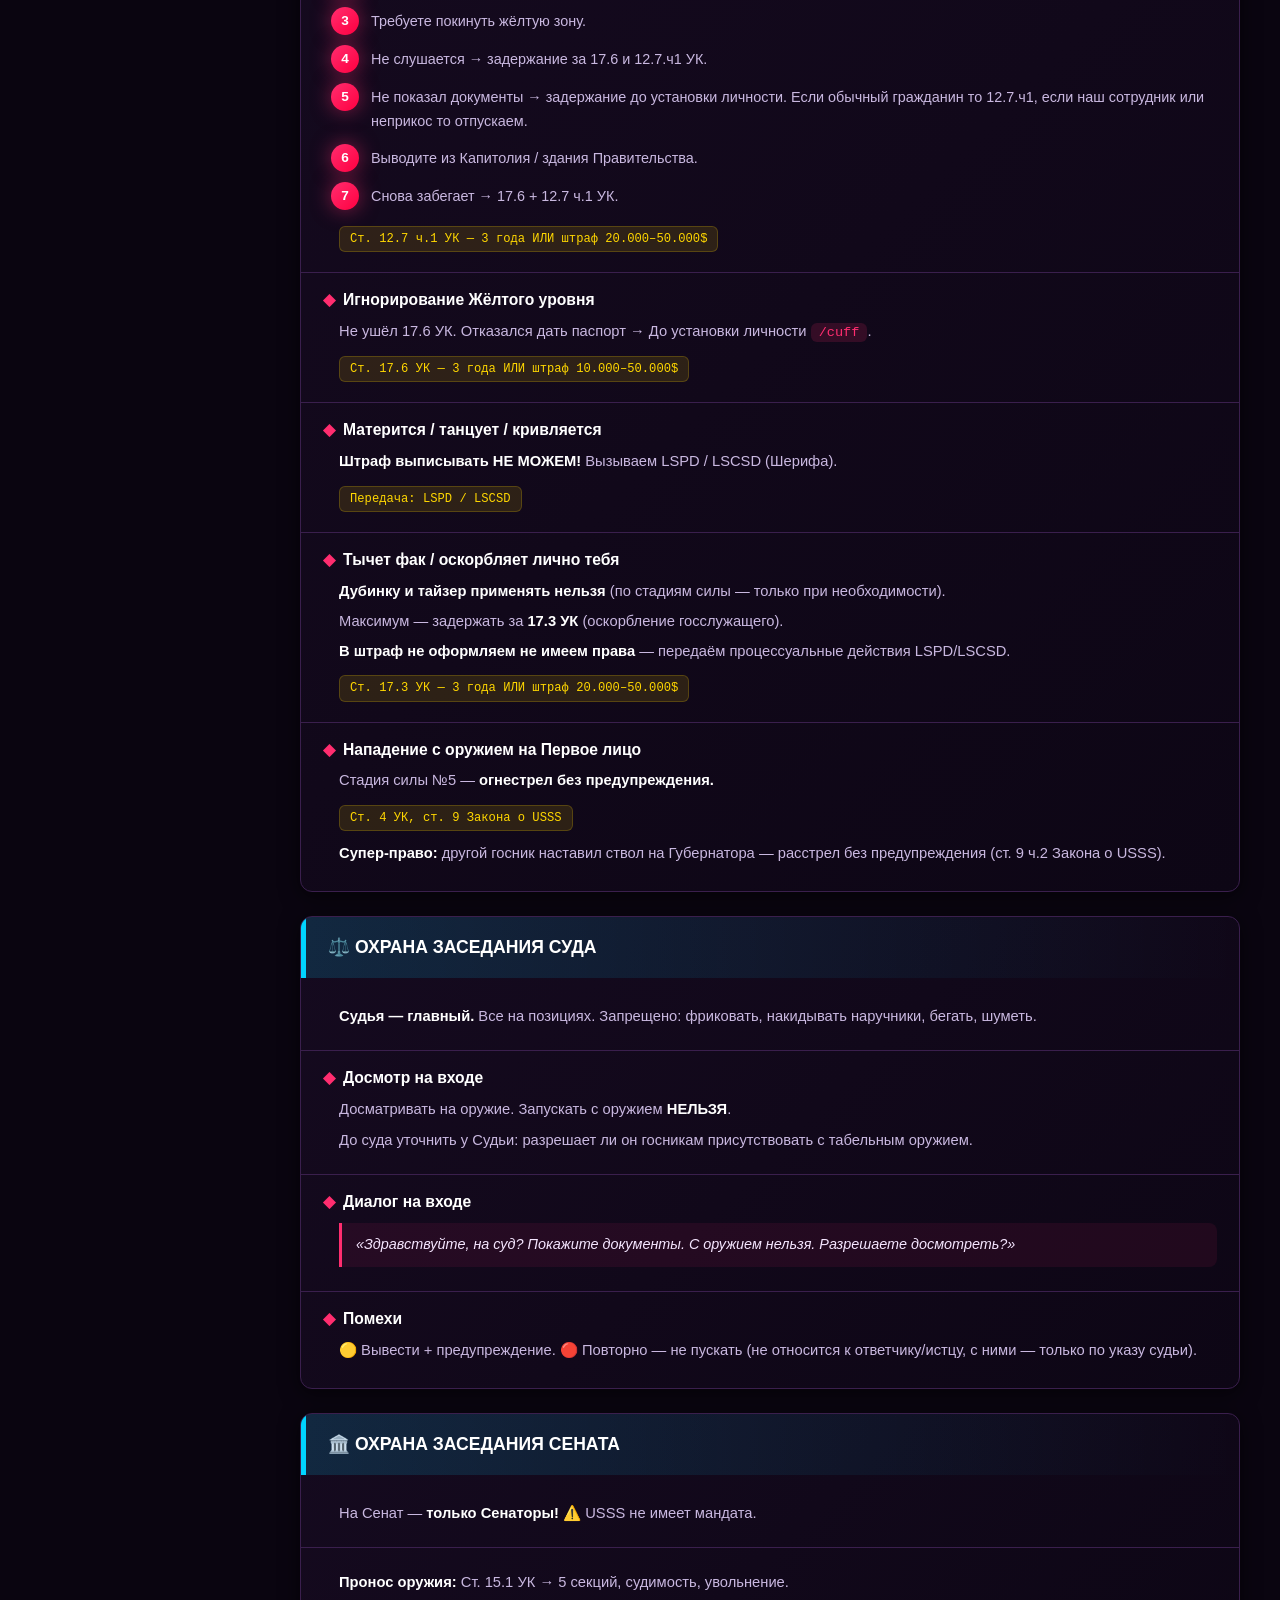
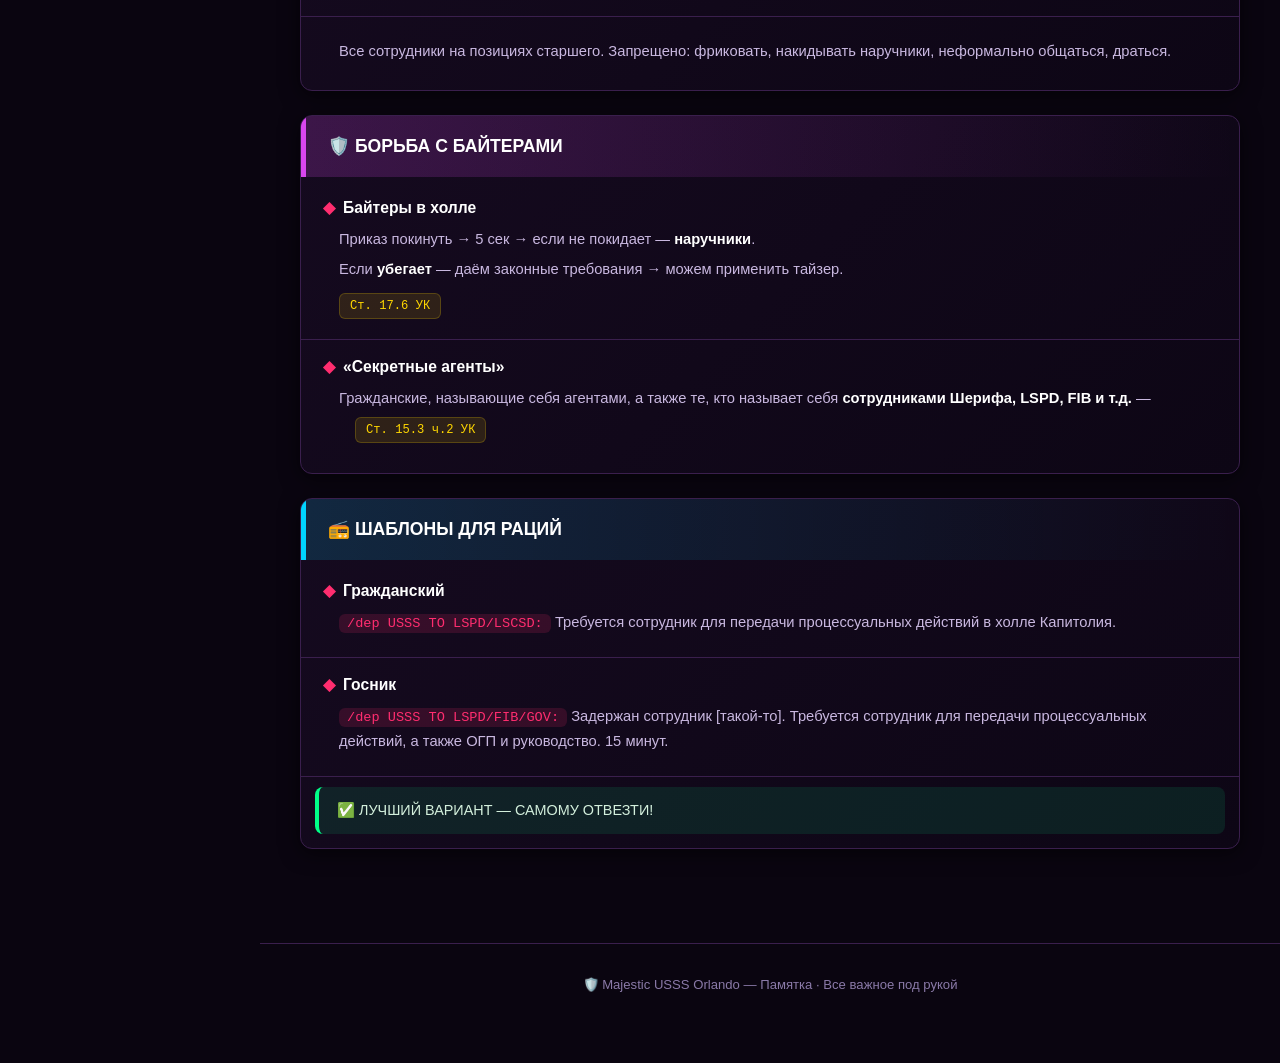
<file: levels.html>
<!DOCTYPE html>
<html lang="ru">
<head>
<meta charset="UTF-8">
<meta name="viewport" content="width=device-width, initial-scale=1.0">
<title>Уровни | Majestic USSS Orlando ⭐</title>
<link rel="icon" type="image/png" href="images/logo.png">
<link rel="stylesheet" href="css/style.css">
</head>
<body>

<header class="header">
  <button class="menu-toggle" id="menuToggle">☰</button>
  <a href="index.html" class="header-logo">
    <img src="images/logo.png" alt="USSS">
    <span class="header-logo-text">Majestic USSS Orlando | Памятка ⭐</span>
  </a>
  <div class="header-search">
    <input type="text" id="search" placeholder="🔍 Поиск: уровень, маска, байтер...">
    <span class="search-count" id="searchCount">0</span>
  </div>
  <div class="header-right">
    <div class="clock" id="clock">--.--.---- --:--:--</div>
    <button class="header-btn" id="printBtn" title="Печать">🖨️</button>
  </div>
</header>

<aside class="sidebar">
  <div class="sidebar-section">
    <div class="sidebar-title">Основное</div>
    <a href="index.html" class="sidebar-link"><span class="icon">🏠</span> Главная</a>
    <a href="levels.html" class="sidebar-link"><span class="icon">🟢</span> Уровни</a>
    <a href="usss.html" class="sidebar-link"><span class="icon">🛡️</span> USSS</a>
    <a href="zot.html" class="sidebar-link"><span class="icon">🗺️</span> ЗОТ + Расписание</a>
  </div>
  <div class="sidebar-section">
    <div class="sidebar-title">Кодексы</div>
    <a href="uk.html" class="sidebar-link"><span class="icon">📕</span> УК</a>
    <a href="pk.html" class="sidebar-link"><span class="icon">⚖️</span> ПК</a>
    <a href="ak-dk.html" class="sidebar-link"><span class="icon">🚗</span> АК / ДК</a>
  </div>
  <div class="sidebar-section">
    <div class="sidebar-title">🔥 Душим</div>
    <a href="advocates.html" class="sidebar-link"><span class="icon">👨‍⚖️</span> Адвокатов</a>
    <a href="prosecutors.html" class="sidebar-link"><span class="icon">🏛️</span> Прокуроров</a>
    <a href="officials.html" class="sidebar-link"><span class="icon">👮</span> Госников</a>
  </div>
  <div class="sidebar-section">
    <div class="sidebar-title">Служба</div>
    <a href="exam.html" class="sidebar-link"><span class="icon">🎓</span> Экзамен-блок</a>
    <a href="points.html" class="sidebar-link"><span class="icon">📊</span> Баллы / WARN</a>
    <a href="radio.html" class="sidebar-link"><span class="icon">📻</span> Рации</a>
  </div>
  <div class="sidebar-section">
    <div class="sidebar-title">Справочники</div>
    <a href="codes.html" class="sidebar-link"><span class="icon">📚</span> Все кодексы</a>
  </div>
</aside>

<main class="main">

  <h1 class="page-title">🟢🟡🔴 Уровни</h1>
  <p class="page-subtitle">Что делать в холле Капитолия в зависимости от ситуации.</p>

  <!-- ============================================
       ЗЕЛЁНЫЙ УРОВЕНЬ
       ============================================ -->
  <div class="section">
    <div class="section-title green">🟢 ЗЕЛЁНЫЙ УРОВЕНЬ — Гражданин ничего не нарушает</div>
    <div class="section-body">

      <div class="card">
        <h4>Посетитель БЕЗ маски + ЕСТЬ цель визита</h4>
        <p><strong>Что делать:</strong> Не трогаем. Он в холле законно.</p>
        <span class="law">Ст. 2 Прил. №1 к УК</span>
      </div>

      <div class="card">
        <h4>«На каком основании требуешь паспорт?»</h4>
        <div class="quote">«На основании Статьи 7 Приложения №1 к УК и Статьи 6 ч.1 п."в" Закона о USSS. Я имею право проверять документы у всех посетителей правительственных зданий.»</div>
      </div>

    </div>
  </div>

  <!-- ============================================
       ЖЁЛТЫЙ УРОВЕНЬ
       ============================================ -->
  <div class="section">
    <div class="section-title yellow">🟡 ЖЁЛТЫЙ УРОВЕНЬ — Холл Капитолия</div>
    <div class="section-body">

      <div class="alert yellow">📌 БЛОК 1. СИТУАЦИИ С ГРАЖДАНАМИ</div>

      <div class="card">
        <h4>БЕЗ маски + НЕТ цели визита</h4>
        <p>Представился → «На основании Ст. 2 Прил. №1 к УК у вас должна быть цель визита. Цели нет? Покиньте Капитолий» → 5 сек → Не ушёл? <span class="mark">🔴 Красный.</span></p>
      </div>

      <div class="card">
        <h4>В МАСКЕ</h4>
        <p>«На основании Ст. 16 ч.3 ПК и Ст. 6 ч.1 п."в" Закона о USSS, вы обязаны снять маску.»</p>
        <p>Снял → идёт.</p>
        <p>Отказался → процедура установления личности (наручники → базы → досмотр → сверка). <strong>За снятие маски НЕ задерживаем</strong> — только до установки личности.</p>
        <p>Если личность установлена, и он <strong>снова надел маску</strong> → <span class="mark">17.6 УК 🔴</span></p>
      </div>

      <div class="card">
        <h4>Включает «дурака»</h4>
        <p>Указываешь на маркер → Не реагирует → «На основании Прим. 1 Ст. 2 Прил. №1 к УК — покиньте Капитолий» → 5 сек → <span class="mark">Наручники 🔴.</span></p>
      </div>

      <div class="card">
        <h4>Наглеет / пытается забайтить сотрудников</h4>
        <div class="quote">«Законы Orlando не запрещают сотрудникам делать то, что они обязаны. Поэтому согласно статьям Приложения №1 к Уголовному кодексу — требую документы и цель визита в Капитолий. Если вы дальше будете продолжать такое поведение — мне придётся вас задержать.»</div>
        <span class="law">Ст. 7 Прил. №1 к УК</span>
      </div>

    </div>
  </div>

  <!-- ============================================
       КРАСНЫЙ УРОВЕНЬ
       ============================================ -->
  <div class="section">
    <div class="section-title red">🔴 КРАСНЫЙ УРОВЕНЬ — Жёсткие ситуации</div>
    <div class="section-body">

      <div class="card">
        <h4>Проникновение за закрытые двери (жёлтая зона)</h4>
        <p><strong>Порядок:</strong></p>
        <div class="step"><div class="step-num">1</div><div class="step-text">Даёте 2 предупреждения / требование остановиться.</div></div>
        <div class="step"><div class="step-num">2</div><div class="step-text">Требуете документы или удостоверение.</div></div>
        <div class="step"><div class="step-num">3</div><div class="step-text">Требуете покинуть жёлтую зону.</div></div>
        <div class="step"><div class="step-num">4</div><div class="step-text">Не слушается → задержание за 17.6 и 12.7.ч1 УК.</div></div>
        <div class="step"><div class="step-num">5</div><div class="step-text">Не показал документы → задержание до установки личности. Если обычный гражданин то 12.7.ч1, если наш сотрудник или неприкос то отпускаем. </div></div>
        <div class="step"><div class="step-num">6</div><div class="step-text">Выводите из Капитолия / здания Правительства.</div></div>
        <div class="step"><div class="step-num">7</div><div class="step-text">Снова забегает → 17.6 + 12.7 ч.1 УК.</div></div>
        <span class="law">Ст. 12.7 ч.1 УК — 3 года ИЛИ штраф 20.000–50.000$</span>
      </div>

      <div class="card">
        <h4>Игнорирование Жёлтого уровня</h4>
        <p>Не ушёл 17.6 УК. Отказался дать паспорт → До установки личности <code>/cuff</code>.</p>
        <span class="law">Ст. 17.6 УК — 3 года ИЛИ штраф 10.000–50.000$</span>
      </div>

      <div class="card">
        <h4>Матерится / танцует / кривляется</h4>
        <p><strong>Штраф выписывать НЕ МОЖЕМ!</strong> Вызываем LSPD / LSCSD (Шерифа).</p>
        <span class="law">Передача: LSPD / LSCSD</span>
      </div>

      <div class="card">
        <h4>Тычет фак / оскорбляет лично тебя</h4>
        <p><strong>Дубинку и тайзер применять нельзя</strong> (по стадиям силы — только при необходимости).</p>
        <p>Максимум — задержать за <strong>17.3 УК</strong> (оскорбление госслужащего).</p>
        <p><strong>В штраф не оформляем не имеем права </strong> — передаём процессуальные действия LSPD/LSCSD.</p>
        <span class="law">Ст. 17.3 УК — 3 года ИЛИ штраф 20.000–50.000$</span>
      </div>

      <div class="card">
        <h4>Нападение с оружием на Первое лицо</h4>
        <p>Стадия силы №5 — <strong>огнестрел без предупреждения.</strong></p>
        <span class="law">Ст. 4 УК, ст. 9 Закона о USSS</span>
        <p><strong>Супер-право:</strong> другой госник наставил ствол на Губернатора — расстрел без предупреждения (ст. 9 ч.2 Закона о USSS).</p>
      </div>

    </div>
  </div>

  <!-- ============================================
       ОХРАНА СУДА
       ============================================ -->
  <div class="section">
    <div class="section-title blue">⚖️ ОХРАНА ЗАСЕДАНИЯ СУДА</div>
    <div class="section-body">
      <div class="card">
        <p><strong>Судья — главный.</strong> Все на позициях. Запрещено: фриковать, накидывать наручники, бегать, шуметь.</p>
      </div>
      <div class="card">
        <h4>Досмотр на входе</h4>
        <p>Досматривать на оружие. Запускать с оружием <strong>НЕЛЬЗЯ</strong>.</p>
        <p>До суда уточнить у Судьи: разрешает ли он госникам присутствовать с табельным оружием.</p>
      </div>
      <div class="card">
        <h4>Диалог на входе</h4>
        <div class="quote">«Здравствуйте, на суд? Покажите документы. С оружием нельзя. Разрешаете досмотреть?»</div>
      </div>
      <div class="card">
        <h4>Помехи</h4>
        <p>🟡 Вывести + предупреждение. 🔴 Повторно — не пускать (не относится к ответчику/истцу, с ними — только по указу судьи).</p>
      </div>
    </div>
  </div>

  <!-- ============================================
       ОХРАНА СЕНАТА
       ============================================ -->
  <div class="section">
    <div class="section-title blue">🏛️ ОХРАНА ЗАСЕДАНИЯ СЕНАТА</div>
    <div class="section-body">
      <div class="card">
        <p>На Сенат — <strong>только Сенаторы!</strong> ⚠️ USSS не имеет мандата.</p>
      </div>
      <div class="card">
        <p><strong>Пронос оружия:</strong> Ст. 15.1 УК → 5 секций, судимость, увольнение.</p>
      </div>
      <div class="card">
        <p>Все сотрудники на позициях старшего. Запрещено: фриковать, накидывать наручники, неформально общаться, драться.</p>
      </div>
    </div>
  </div>

  <!-- ============================================
       БОРЬБА С БАЙТЕРАМИ
       ============================================ -->
  <div class="section">
    <div class="section-title magenta">🛡️ БОРЬБА С БАЙТЕРАМИ</div>
    <div class="section-body">

      <div class="card">
        <h4>Байтеры в холле</h4>
        <p>Приказ покинуть → 5 сек → если не покидает — <strong>наручники</strong>.</p>
        <p>Если <strong>убегает</strong> — даём законные требования → можем применить тайзер.</p>
        <span class="law">Ст. 17.6 УК</span>
      </div>

      <div class="card">
        <h4>«Секретные агенты»</h4>
        <p>Гражданские, называющие себя агентами, а также те, кто называет себя <strong>сотрудниками Шерифа, LSPD, FIB и т.д.</strong> — <span class="law">Ст. 15.3 ч.2 УК</span></p>
      </div>

    </div>
  </div>

  <!-- ============================================
       ШАБЛОНЫ ДЛЯ РАЦИЙ
       ============================================ -->
  <div class="section">
    <div class="section-title blue">📻 ШАБЛОНЫ ДЛЯ РАЦИЙ</div>
    <div class="section-body">

      <div class="card">
        <h4>Гражданский</h4>
        <p><code>/dep USSS TO LSPD/LSCSD:</code> Требуется сотрудник для передачи процессуальных действий в холле Капитолия.</p>
      </div>

      <div class="card">
        <h4>Госник</h4>
        <p><code>/dep USSS TO LSPD/FIB/GOV:</code> Задержан сотрудник [такой-то]. Требуется сотрудник для передачи процессуальных действий, а также ОГП и руководство. 15 минут.</p>
      </div>

      <div class="alert green">✅ ЛУЧШИЙ ВАРИАНТ — САМОМУ ОТВЕЗТИ!</div>
    </div>
  </div>

</main>

<footer class="footer">
  🛡️ Majestic USSS Orlando — Памятка · Все важное под рукой
</footer>

<button id="topBtn" title="Наверх">↑</button>

<script src="js/main.js"></script>
<script src="js/search.js"></script>

</body>
</html>
</file>
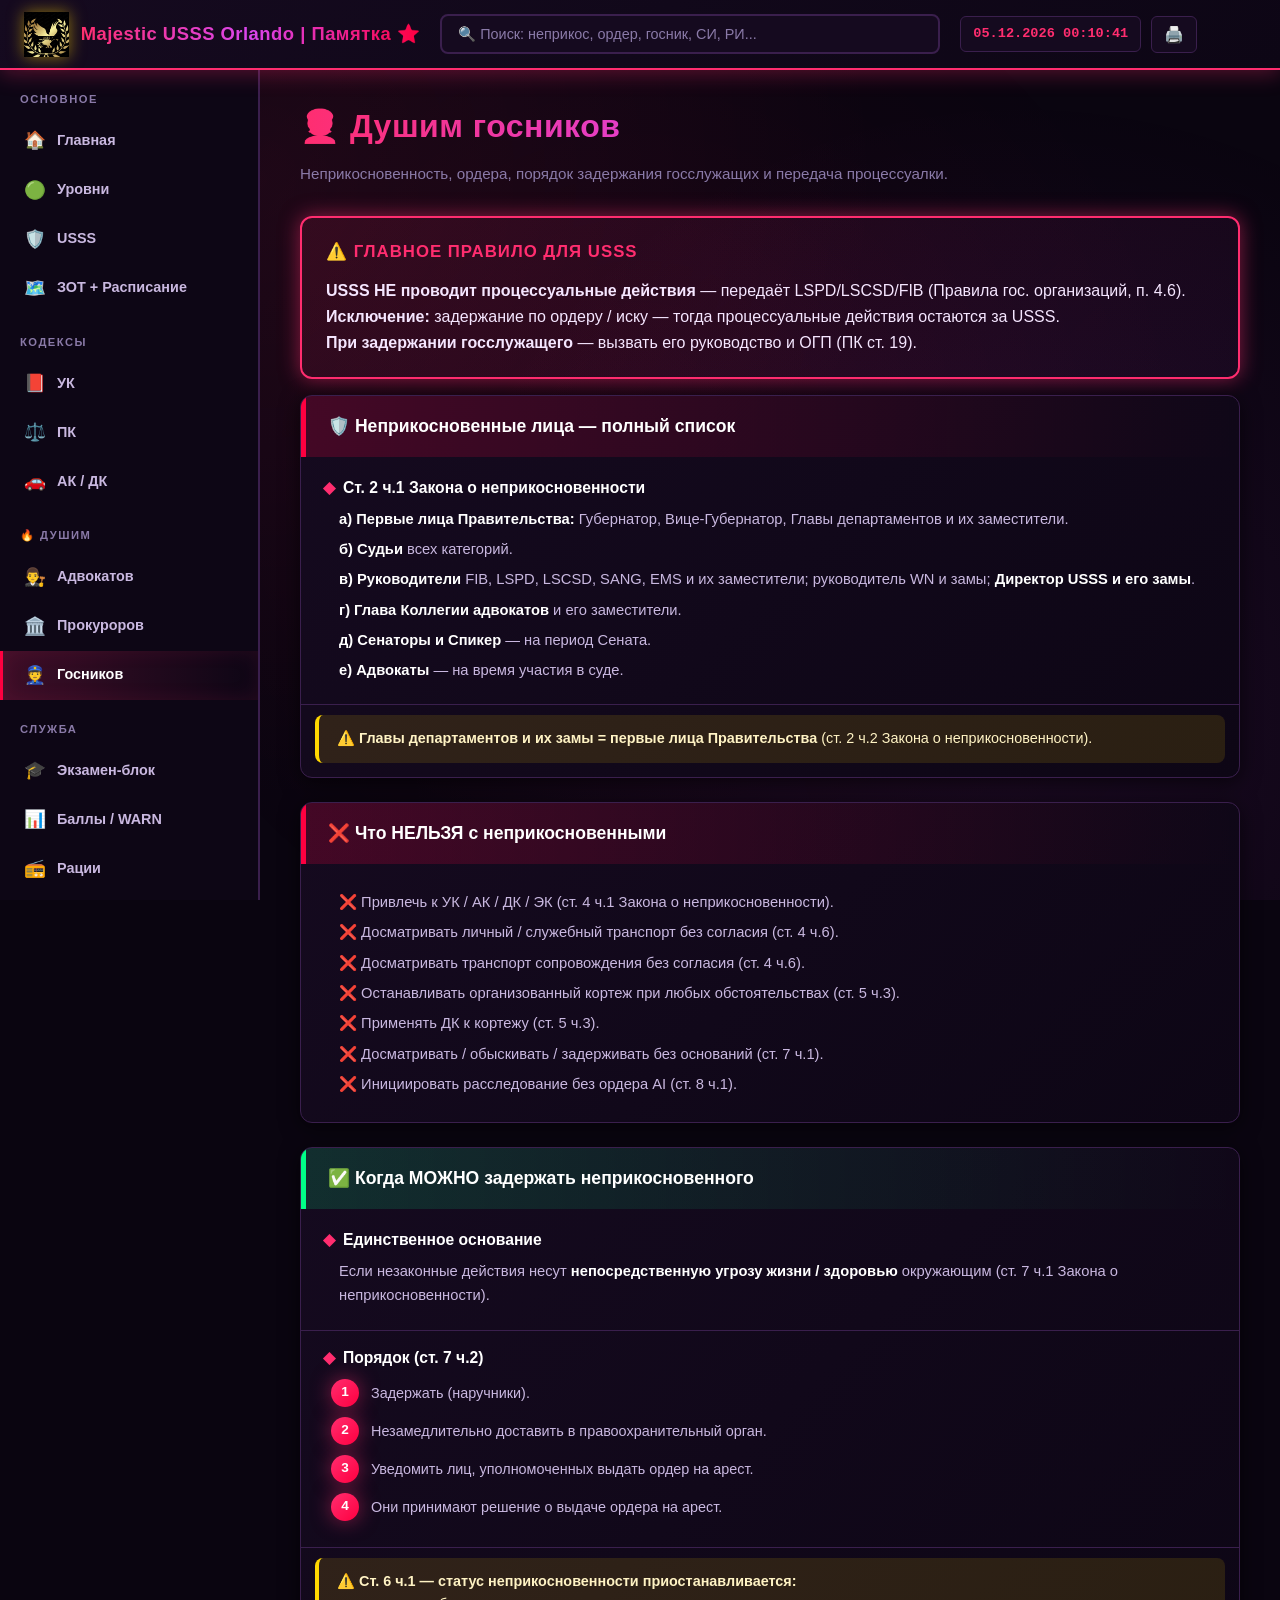
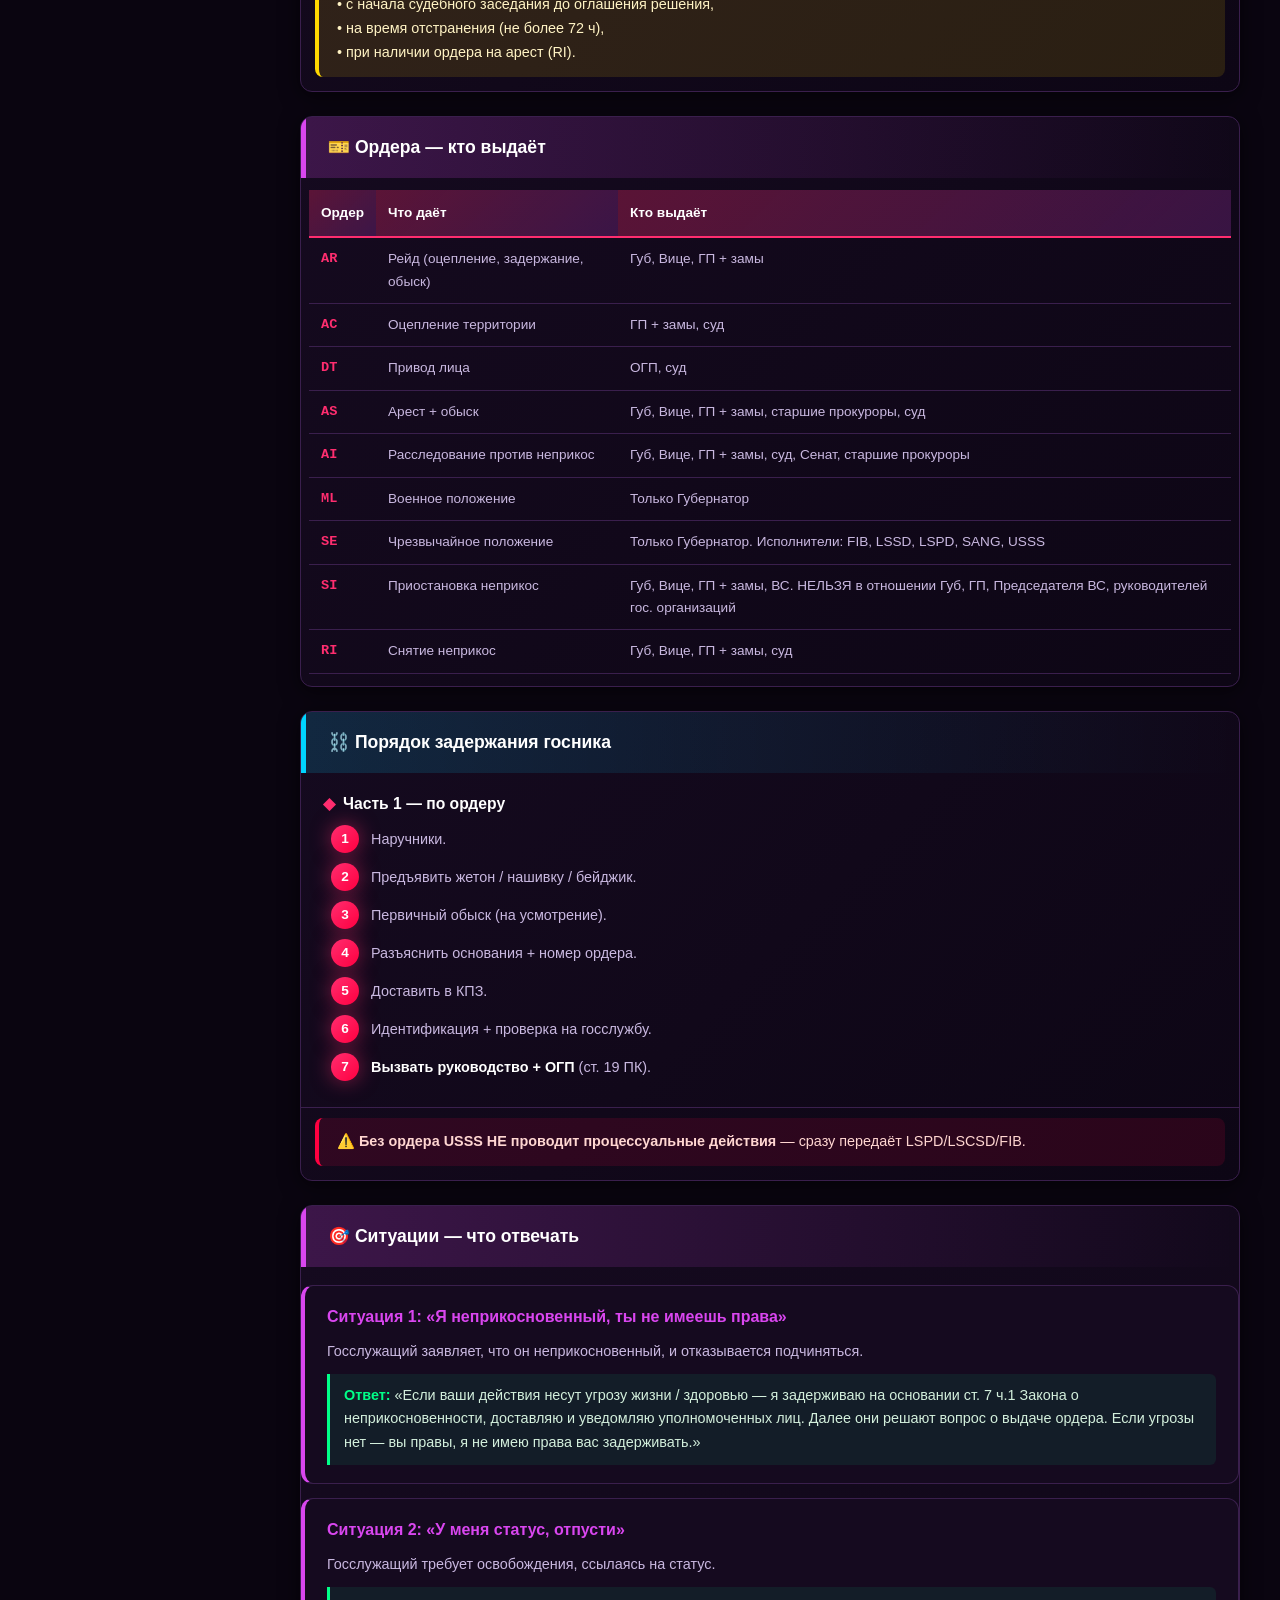
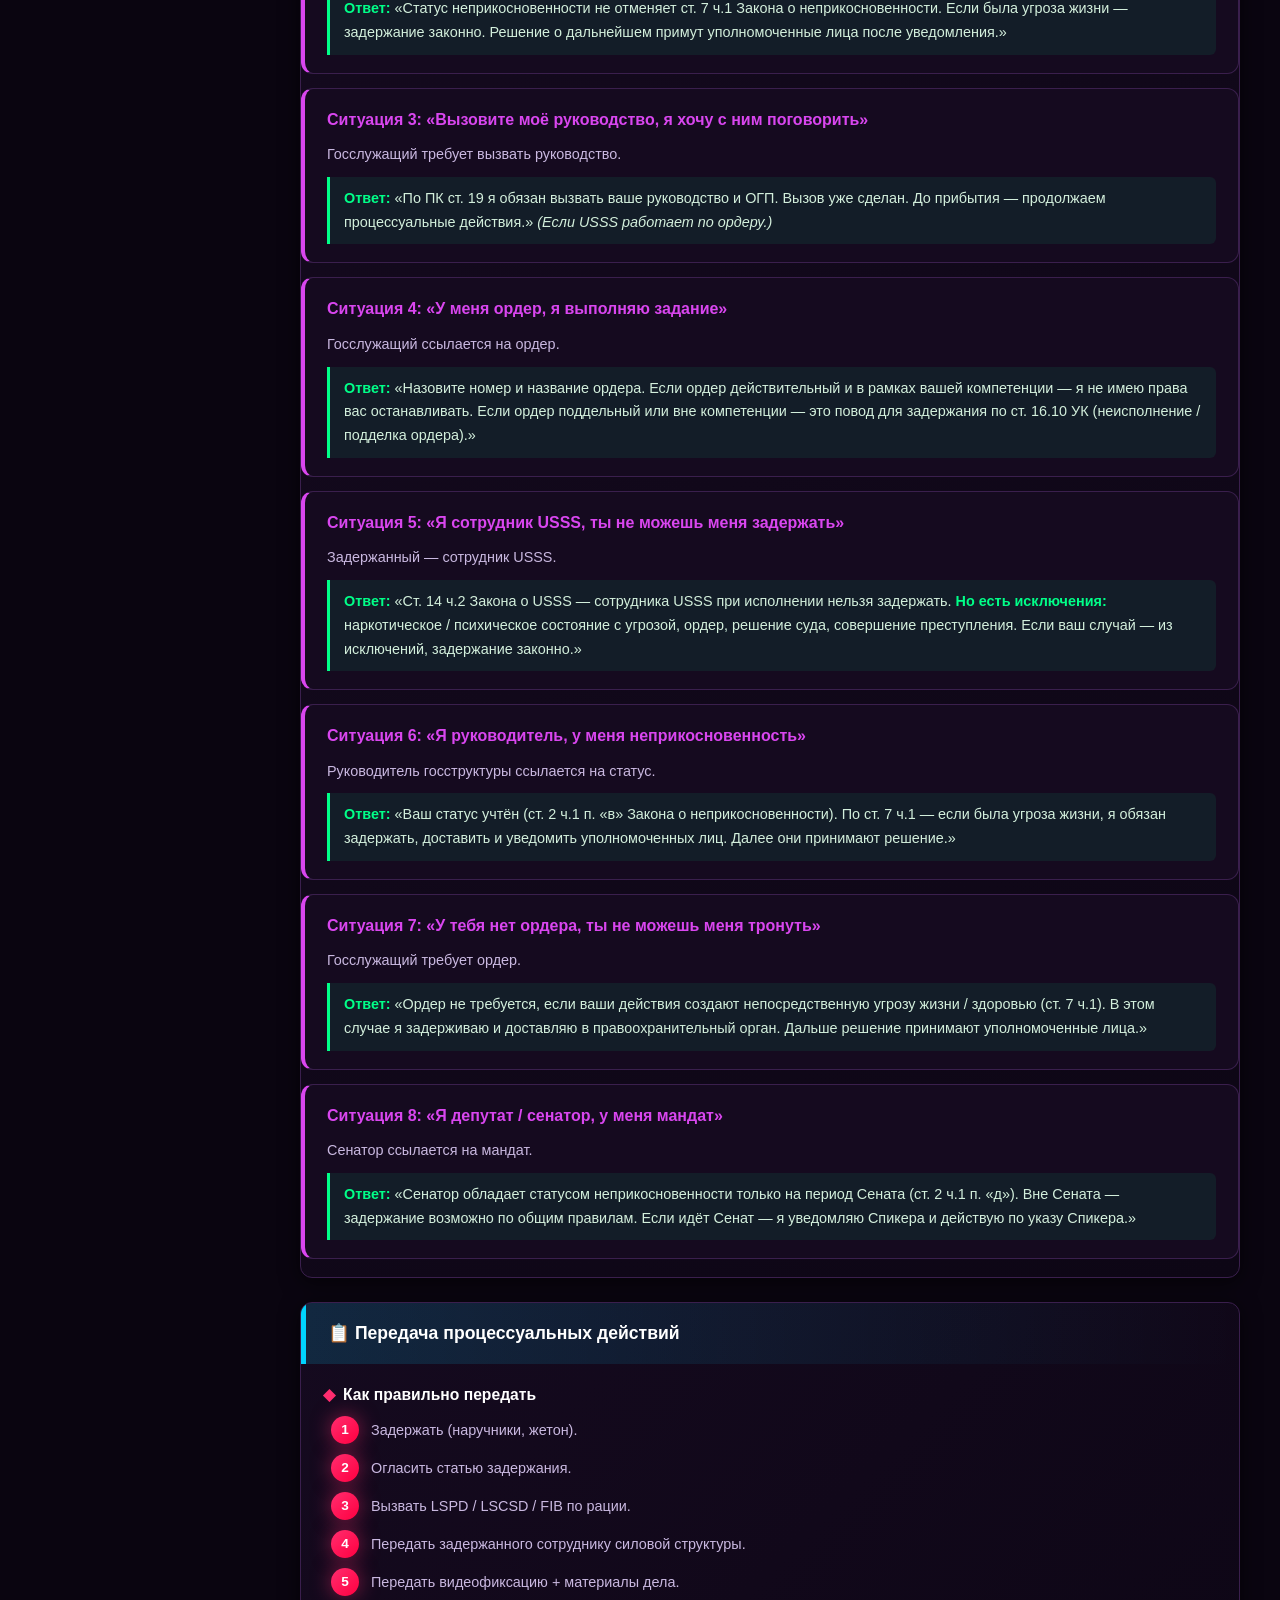
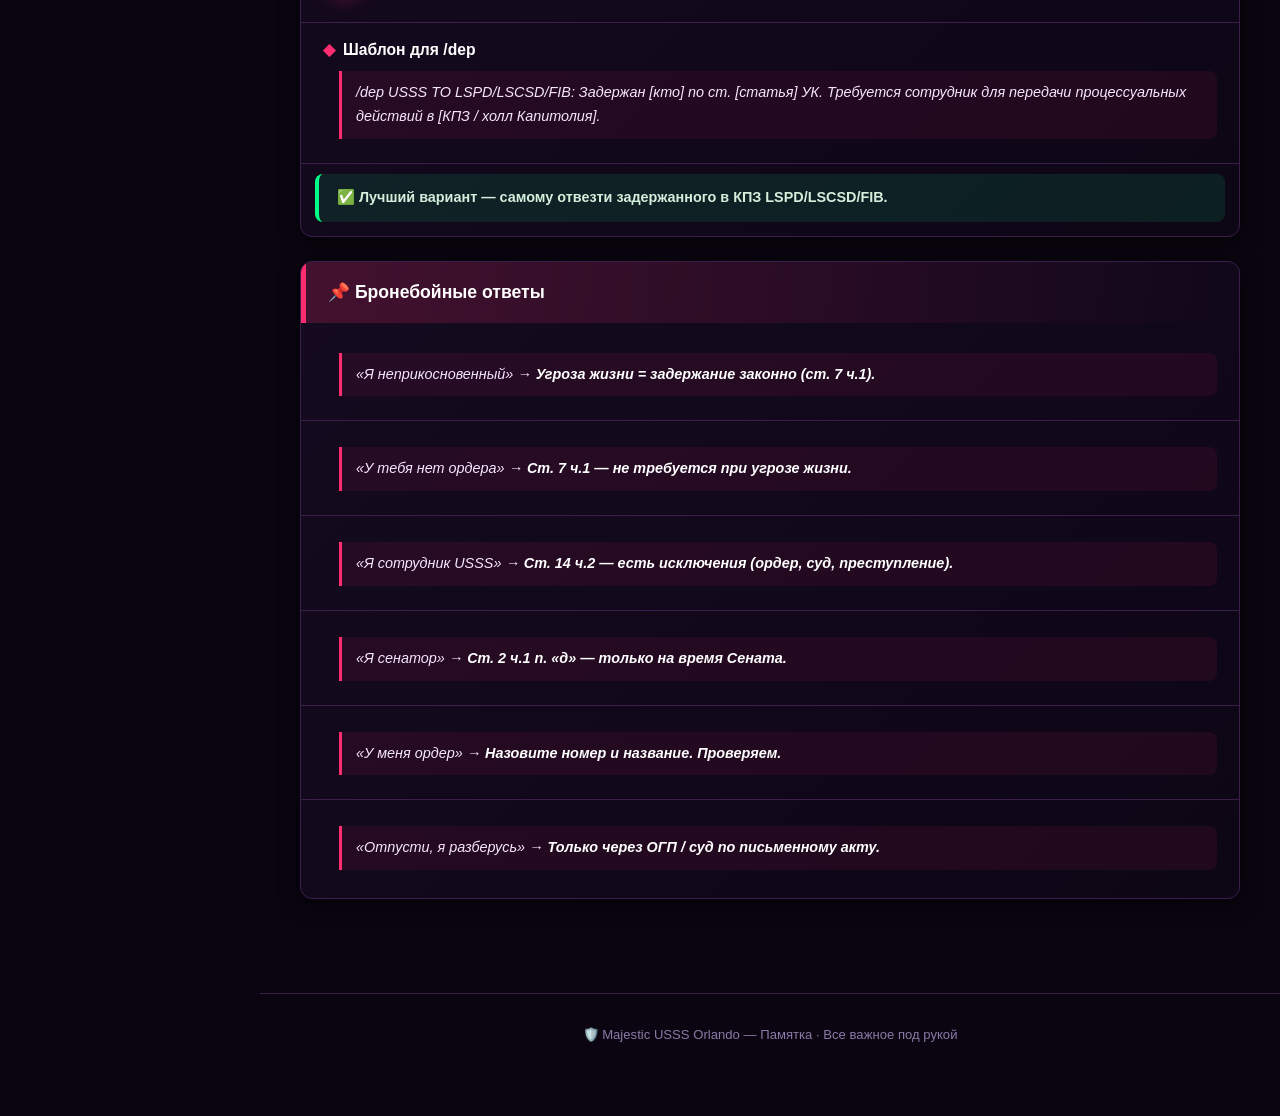
<file: officials.html>
<!DOCTYPE html>
<html lang="ru">
<head>
<meta charset="UTF-8">
<meta name="viewport" content="width=device-width, initial-scale=1.0">
<title>Душим госников | Majestic USSS Orlando ⭐</title>
<link rel="icon" type="image/png" href="images/logo.png">
<link rel="stylesheet" href="css/style.css">
</head>
<body>

<header class="header">
  <button class="menu-toggle" id="menuToggle">☰</button>
  <a href="index.html" class="header-logo">
    <img src="images/logo.png" alt="USSS">
    <span class="header-logo-text">Majestic USSS Orlando | Памятка ⭐</span>
  </a>
  <div class="header-search">
    <input type="text" id="search" placeholder="🔍 Поиск: неприкос, ордер, госник, СИ, РИ...">
    <span class="search-count" id="searchCount">0</span>
  </div>
  <div class="header-right">
    <div class="clock" id="clock">--.--.---- --:--:--</div>
    <button class="header-btn" id="printBtn" title="Печать">🖨️</button>
  </div>
</header>

<aside class="sidebar">
  <div class="sidebar-section">
    <div class="sidebar-title">Основное</div>
    <a href="index.html" class="sidebar-link"><span class="icon">🏠</span> Главная</a>
    <a href="levels.html" class="sidebar-link"><span class="icon">🟢</span> Уровни</a>
    <a href="usss.html" class="sidebar-link"><span class="icon">🛡️</span> USSS</a>
    <a href="zot.html" class="sidebar-link"><span class="icon">🗺️</span> ЗОТ + Расписание</a>
  </div>
  <div class="sidebar-section">
    <div class="sidebar-title">Кодексы</div>
    <a href="uk.html" class="sidebar-link"><span class="icon">📕</span> УК</a>
    <a href="pk.html" class="sidebar-link"><span class="icon">⚖️</span> ПК</a>
    <a href="ak-dk.html" class="sidebar-link"><span class="icon">🚗</span> АК / ДК</a>
  </div>
  <div class="sidebar-section">
    <div class="sidebar-title">🔥 Душим</div>
    <a href="advocates.html" class="sidebar-link"><span class="icon">👨‍⚖️</span> Адвокатов</a>
    <a href="prosecutors.html" class="sidebar-link"><span class="icon">🏛️</span> Прокуроров</a>
    <a href="officials.html" class="sidebar-link"><span class="icon">👮</span> Госников</a>
  </div>
  <div class="sidebar-section">
    <div class="sidebar-title">Служба</div>
    <a href="exam.html" class="sidebar-link"><span class="icon">🎓</span> Экзамен-блок</a>
    <a href="points.html" class="sidebar-link"><span class="icon">📊</span> Баллы / WARN</a>
    <a href="radio.html" class="sidebar-link"><span class="icon">📻</span> Рации</a>
  </div>
  <div class="sidebar-section">
    <div class="sidebar-title">Справочники</div>
    <a href="codes.html" class="sidebar-link"><span class="icon">📚</span> Все кодексы</a>
  </div>
</aside>

<main class="main">

  <h1 class="page-title">👮 Душим госников</h1>
  <p class="page-subtitle">Неприкосновенность, ордера, порядок задержания госслужащих и передача процессуалки.</p>

  <!-- ГЛАВНОЕ ПРАВИЛО -->
  <div class="cheat-sheet">
    <h3>⚠️ Главное правило для USSS</h3>
    <p><strong>USSS НЕ проводит процессуальные действия</strong> — передаёт LSPD/LSCSD/FIB (Правила гос. организаций, п. 4.6).</p>
    <p><strong>Исключение:</strong> задержание по ордеру / иску — тогда процессуальные действия остаются за USSS.</p>
    <p><strong>При задержании госслужащего</strong> — вызвать его руководство и ОГП (ПК ст. 19).</p>
  </div>

  <!-- НЕПРИКОСНОВЕННЫЕ — ПОЛНЫЙ СПИСОК -->
  <div class="section">
    <div class="section-title red">🛡️ Неприкосновенные лица — полный список</div>
    <div class="section-body">
      <div class="card">
        <h4>Ст. 2 ч.1 Закона о неприкосновенности</h4>
        <p><strong>а) Первые лица Правительства:</strong> Губернатор, Вице-Губернатор, Главы департаментов и их заместители.</p>
        <p><strong>б) Судьи</strong> всех категорий.</p>
        <p><strong>в) Руководители</strong> FIB, LSPD, LSCSD, SANG, EMS и их заместители; руководитель WN и замы; <strong>Директор USSS и его замы</strong>.</p>
        <p><strong>г) Глава Коллегии адвокатов</strong> и его заместители.</p>
        <p><strong>д) Сенаторы и Спикер</strong> — на период Сената.</p>
        <p><strong>е) Адвокаты</strong> — на время участия в суде.</p>
      </div>
      <div class="alert yellow">
        ⚠️ <strong>Главы департаментов и их замы = первые лица Правительства</strong> (ст. 2 ч.2 Закона о неприкосновенности).
      </div>
    </div>
  </div>

  <!-- ЧТО НЕЛЬЗЯ С НЕПРИКОСНОВЕННЫМИ -->
  <div class="section">
    <div class="section-title red">❌ Что НЕЛЬЗЯ с неприкосновенными</div>
    <div class="section-body">
      <div class="card">
        <p>❌ Привлечь к УК / АК / ДК / ЭК (ст. 4 ч.1 Закона о неприкосновенности).</p>
        <p>❌ Досматривать личный / служебный транспорт без согласия (ст. 4 ч.6).</p>
        <p>❌ Досматривать транспорт сопровождения без согласия (ст. 4 ч.6).</p>
        <p>❌ Останавливать организованный кортеж при любых обстоятельствах (ст. 5 ч.3).</p>
        <p>❌ Применять ДК к кортежу (ст. 5 ч.3).</p>
        <p>❌ Досматривать / обыскивать / задерживать без оснований (ст. 7 ч.1).</p>
        <p>❌ Инициировать расследование без ордера AI (ст. 8 ч.1).</p>
      </div>
    </div>
  </div>

  <!-- КОГДА МОЖНО -->
  <div class="section">
    <div class="section-title green">✅ Когда МОЖНО задержать неприкосновенного</div>
    <div class="section-body">
      <div class="card">
        <h4>Единственное основание</h4>
        <p>Если незаконные действия несут <strong>непосредственную угрозу жизни / здоровью</strong> окружающим (ст. 7 ч.1 Закона о неприкосновенности).</p>
      </div>
      <div class="card">
        <h4>Порядок (ст. 7 ч.2)</h4>
        <div class="step"><div class="step-num">1</div><div class="step-text">Задержать (наручники).</div></div>
        <div class="step"><div class="step-num">2</div><div class="step-text">Незамедлительно доставить в правоохранительный орган.</div></div>
        <div class="step"><div class="step-num">3</div><div class="step-text">Уведомить лиц, уполномоченных выдать ордер на арест.</div></div>
        <div class="step"><div class="step-num">4</div><div class="step-text">Они принимают решение о выдаче ордера на арест.</div></div>
      </div>
      <div class="alert yellow">
        ⚠️ <strong>Ст. 6 ч.1 — статус неприкосновенности приостанавливается:</strong>
        <br>• с начала судебного заседания до оглашения решения,
        <br>• на время отстранения (не более 72 ч),
        <br>• при наличии ордера на арест (RI).
      </div>
    </div>
  </div>

  <!-- ОРДЕРА -->
  <div class="section">
    <div class="section-title magenta">🎫 Ордера — кто выдаёт</div>
    <div class="section-body">
      <div class="table-wrap">
        <table>
          <tr><th>Ордер</th><th>Что даёт</th><th>Кто выдаёт</th></tr>
          <tr><td class="num">AR</td><td>Рейд (оцепление, задержание, обыск)</td><td>Губ, Вице, ГП + замы</td></tr>
          <tr><td class="num">AC</td><td>Оцепление территории</td><td>ГП + замы, суд</td></tr>
          <tr><td class="num">DT</td><td>Привод лица</td><td>ОГП, суд</td></tr>
          <tr><td class="num">AS</td><td>Арест + обыск</td><td>Губ, Вице, ГП + замы, старшие прокуроры, суд</td></tr>
          <tr><td class="num">AI</td><td>Расследование против неприкос</td><td>Губ, Вице, ГП + замы, суд, Сенат, старшие прокуроры</td></tr>
          <tr><td class="num">ML</td><td>Военное положение</td><td>Только Губернатор</td></tr>
          <tr><td class="num">SE</td><td>Чрезвычайное положение</td><td>Только Губернатор. Исполнители: FIB, LSSD, LSPD, SANG, USSS</td></tr>
          <tr><td class="num">SI</td><td>Приостановка неприкос</td><td>Губ, Вице, ГП + замы, ВС. НЕЛЬЗЯ в отношении Губ, ГП, Председателя ВС, руководителей гос. организаций</td></tr>
          <tr><td class="num">RI</td><td>Снятие неприкос</td><td>Губ, Вице, ГП + замы, суд</td></tr>
        </table>
      </div>
    </div>
  </div>

  <!-- ПОРЯДОК ЗАДЕРЖАНИЯ ГОСНИКА -->
  <div class="section">
    <div class="section-title blue">⛓️ Порядок задержания госника</div>
    <div class="section-body">
      <div class="card">
        <h4>Часть 1 — по ордеру</h4>
        <div class="step"><div class="step-num">1</div><div class="step-text">Наручники.</div></div>
        <div class="step"><div class="step-num">2</div><div class="step-text">Предъявить жетон / нашивку / бейджик.</div></div>
        <div class="step"><div class="step-num">3</div><div class="step-text">Первичный обыск (на усмотрение).</div></div>
        <div class="step"><div class="step-num">4</div><div class="step-text">Разъяснить основания + номер ордера.</div></div>
        <div class="step"><div class="step-num">5</div><div class="step-text">Доставить в КПЗ.</div></div>
        <div class="step"><div class="step-num">6</div><div class="step-text">Идентификация + проверка на госслужбу.</div></div>
        <div class="step"><div class="step-num">7</div><div class="step-text"><strong>Вызвать руководство + ОГП</strong> (ст. 19 ПК).</div></div>
      </div>
      <div class="alert red">
        ⚠️ <strong>Без ордера USSS НЕ проводит процессуальные действия</strong> — сразу передаёт LSPD/LSCSD/FIB.
      </div>
    </div>
  </div>

  <!-- СИТУАЦИИ -->
  <div class="section">
    <div class="section-title magenta">🎯 Ситуации — что отвечать</div>
    <div class="section-body">

      <div class="situation">
        <div class="situation-title">Ситуация 1: «Я неприкосновенный, ты не имеешь права»</div>
        <div class="situation-what">Госслужащий заявляет, что он неприкосновенный, и отказывается подчиняться.</div>
        <div class="situation-answer">
          <strong>Ответ:</strong> «Если ваши действия несут угрозу жизни / здоровью — я задерживаю на основании ст. 7 ч.1 Закона о неприкосновенности, доставляю и уведомляю уполномоченных лиц. Далее они решают вопрос о выдаче ордера. Если угрозы нет — вы правы, я не имею права вас задерживать.»
        </div>
      </div>

      <div class="situation">
        <div class="situation-title">Ситуация 2: «У меня статус, отпусти»</div>
        <div class="situation-what">Госслужащий требует освобождения, ссылаясь на статус.</div>
        <div class="situation-answer">
          <strong>Ответ:</strong> «Статус неприкосновенности не отменяет ст. 7 ч.1 Закона о неприкосновенности. Если была угроза жизни — задержание законно. Решение о дальнейшем примут уполномоченные лица после уведомления.»
        </div>
      </div>

      <div class="situation">
        <div class="situation-title">Ситуация 3: «Вызовите моё руководство, я хочу с ним поговорить»</div>
        <div class="situation-what">Госслужащий требует вызвать руководство.</div>
        <div class="situation-answer">
          <strong>Ответ:</strong> «По ПК ст. 19 я обязан вызвать ваше руководство и ОГП. Вызов уже сделан. До прибытия — продолжаем процессуальные действия.» <em>(Если USSS работает по ордеру.)</em>
        </div>
      </div>

      <div class="situation">
        <div class="situation-title">Ситуация 4: «У меня ордер, я выполняю задание»</div>
        <div class="situation-what">Госслужащий ссылается на ордер.</div>
        <div class="situation-answer">
          <strong>Ответ:</strong> «Назовите номер и название ордера. Если ордер действительный и в рамках вашей компетенции — я не имею права вас останавливать. Если ордер поддельный или вне компетенции — это повод для задержания по ст. 16.10 УК (неисполнение / подделка ордера).»
        </div>
      </div>

      <div class="situation">
        <div class="situation-title">Ситуация 5: «Я сотрудник USSS, ты не можешь меня задержать»</div>
        <div class="situation-what">Задержанный — сотрудник USSS.</div>
        <div class="situation-answer">
          <strong>Ответ:</strong> «Ст. 14 ч.2 Закона о USSS — сотрудника USSS при исполнении нельзя задержать. <strong>Но есть исключения:</strong> наркотическое / психическое состояние с угрозой, ордер, решение суда, совершение преступления. Если ваш случай — из исключений, задержание законно.»
        </div>
      </div>

      <div class="situation">
        <div class="situation-title">Ситуация 6: «Я руководитель, у меня неприкосновенность»</div>
        <div class="situation-what">Руководитель госструктуры ссылается на статус.</div>
        <div class="situation-answer">
          <strong>Ответ:</strong> «Ваш статус учтён (ст. 2 ч.1 п. «в» Закона о неприкосновенности). По ст. 7 ч.1 — если была угроза жизни, я обязан задержать, доставить и уведомить уполномоченных лиц. Далее они принимают решение.»
        </div>
      </div>

      <div class="situation">
        <div class="situation-title">Ситуация 7: «У тебя нет ордера, ты не можешь меня тронуть»</div>
        <div class="situation-what">Госслужащий требует ордер.</div>
        <div class="situation-answer">
          <strong>Ответ:</strong> «Ордер не требуется, если ваши действия создают непосредственную угрозу жизни / здоровью (ст. 7 ч.1). В этом случае я задерживаю и доставляю в правоохранительный орган. Дальше решение принимают уполномоченные лица.»
        </div>
      </div>

      <div class="situation">
        <div class="situation-title">Ситуация 8: «Я депутат / сенатор, у меня мандат»</div>
        <div class="situation-what">Сенатор ссылается на мандат.</div>
        <div class="situation-answer">
          <strong>Ответ:</strong> «Сенатор обладает статусом неприкосновенности только на период Сената (ст. 2 ч.1 п. «д»). Вне Сената — задержание возможно по общим правилам. Если идёт Сенат — я уведомляю Спикера и действую по указу Спикера.»
        </div>
      </div>

    </div>
  </div>

  <!-- ПЕРЕДАЧА ПРОЦЕССУАЛКИ -->
  <div class="section">
    <div class="section-title blue">📋 Передача процессуальных действий</div>
    <div class="section-body">
      <div class="card">
        <h4>Как правильно передать</h4>
        <div class="step"><div class="step-num">1</div><div class="step-text">Задержать (наручники, жетон).</div></div>
        <div class="step"><div class="step-num">2</div><div class="step-text">Огласить статью задержания.</div></div>
        <div class="step"><div class="step-num">3</div><div class="step-text">Вызвать LSPD / LSCSD / FIB по рации.</div></div>
        <div class="step"><div class="step-num">4</div><div class="step-text">Передать задержанного сотруднику силовой структуры.</div></div>
        <div class="step"><div class="step-num">5</div><div class="step-text">Передать видеофиксацию + материалы дела.</div></div>
      </div>
      <div class="card">
        <h4>Шаблон для /dep</h4>
        <div class="quote">/dep USSS TO LSPD/LSCSD/FIB: Задержан [кто] по ст. [статья] УК. Требуется сотрудник для передачи процессуальных действий в [КПЗ / холл Капитолия].</div>
      </div>
      <div class="alert green">
        ✅ <strong>Лучший вариант — самому отвезти задержанного в КПЗ LSPD/LSCSD/FIB.</strong>
      </div>
    </div>
  </div>

  <!-- БРОНЕБОЙНЫЕ ОТВЕТЫ -->
  <div class="section">
    <div class="section-title pink">📌 Бронебойные ответы</div>
    <div class="section-body">
      <div class="card">
        <div class="quote">«Я неприкосновенный» → <strong>Угроза жизни = задержание законно (ст. 7 ч.1).</strong></div>
      </div>
      <div class="card">
        <div class="quote">«У тебя нет ордера» → <strong>Ст. 7 ч.1 — не требуется при угрозе жизни.</strong></div>
      </div>
      <div class="card">
        <div class="quote">«Я сотрудник USSS» → <strong>Ст. 14 ч.2 — есть исключения (ордер, суд, преступление).</strong></div>
      </div>
      <div class="card">
        <div class="quote">«Я сенатор» → <strong>Ст. 2 ч.1 п. «д» — только на время Сената.</strong></div>
      </div>
      <div class="card">
        <div class="quote">«У меня ордер» → <strong>Назовите номер и название. Проверяем.</strong></div>
      </div>
      <div class="card">
        <div class="quote">«Отпусти, я разберусь» → <strong>Только через ОГП / суд по письменному акту.</strong></div>
      </div>
    </div>
  </div>

</main>

<footer class="footer">
  🛡️ Majestic USSS Orlando — Памятка · Все важное под рукой
</footer>

<button id="topBtn" title="Наверх">↑</button>

<script src="js/main.js"></script>
<script src="js/search.js"></script>

</body>
</html>
</file>
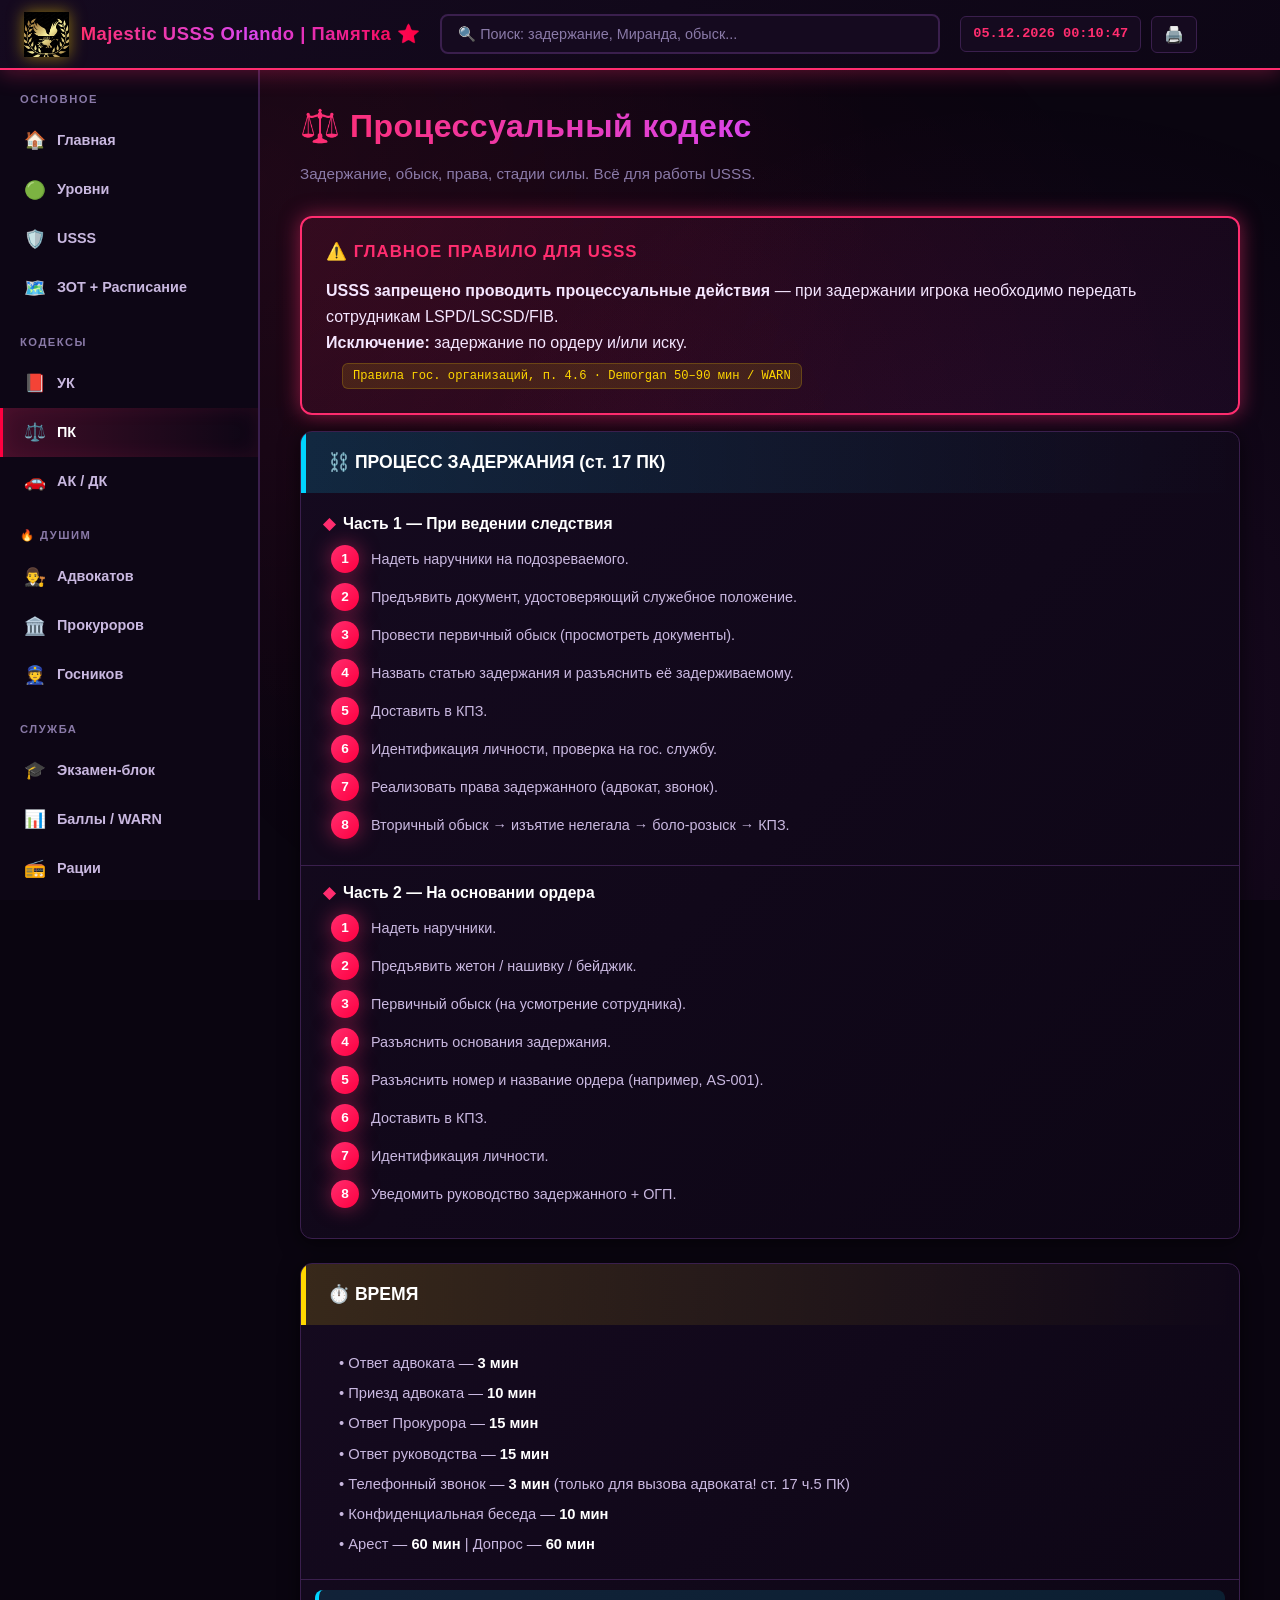
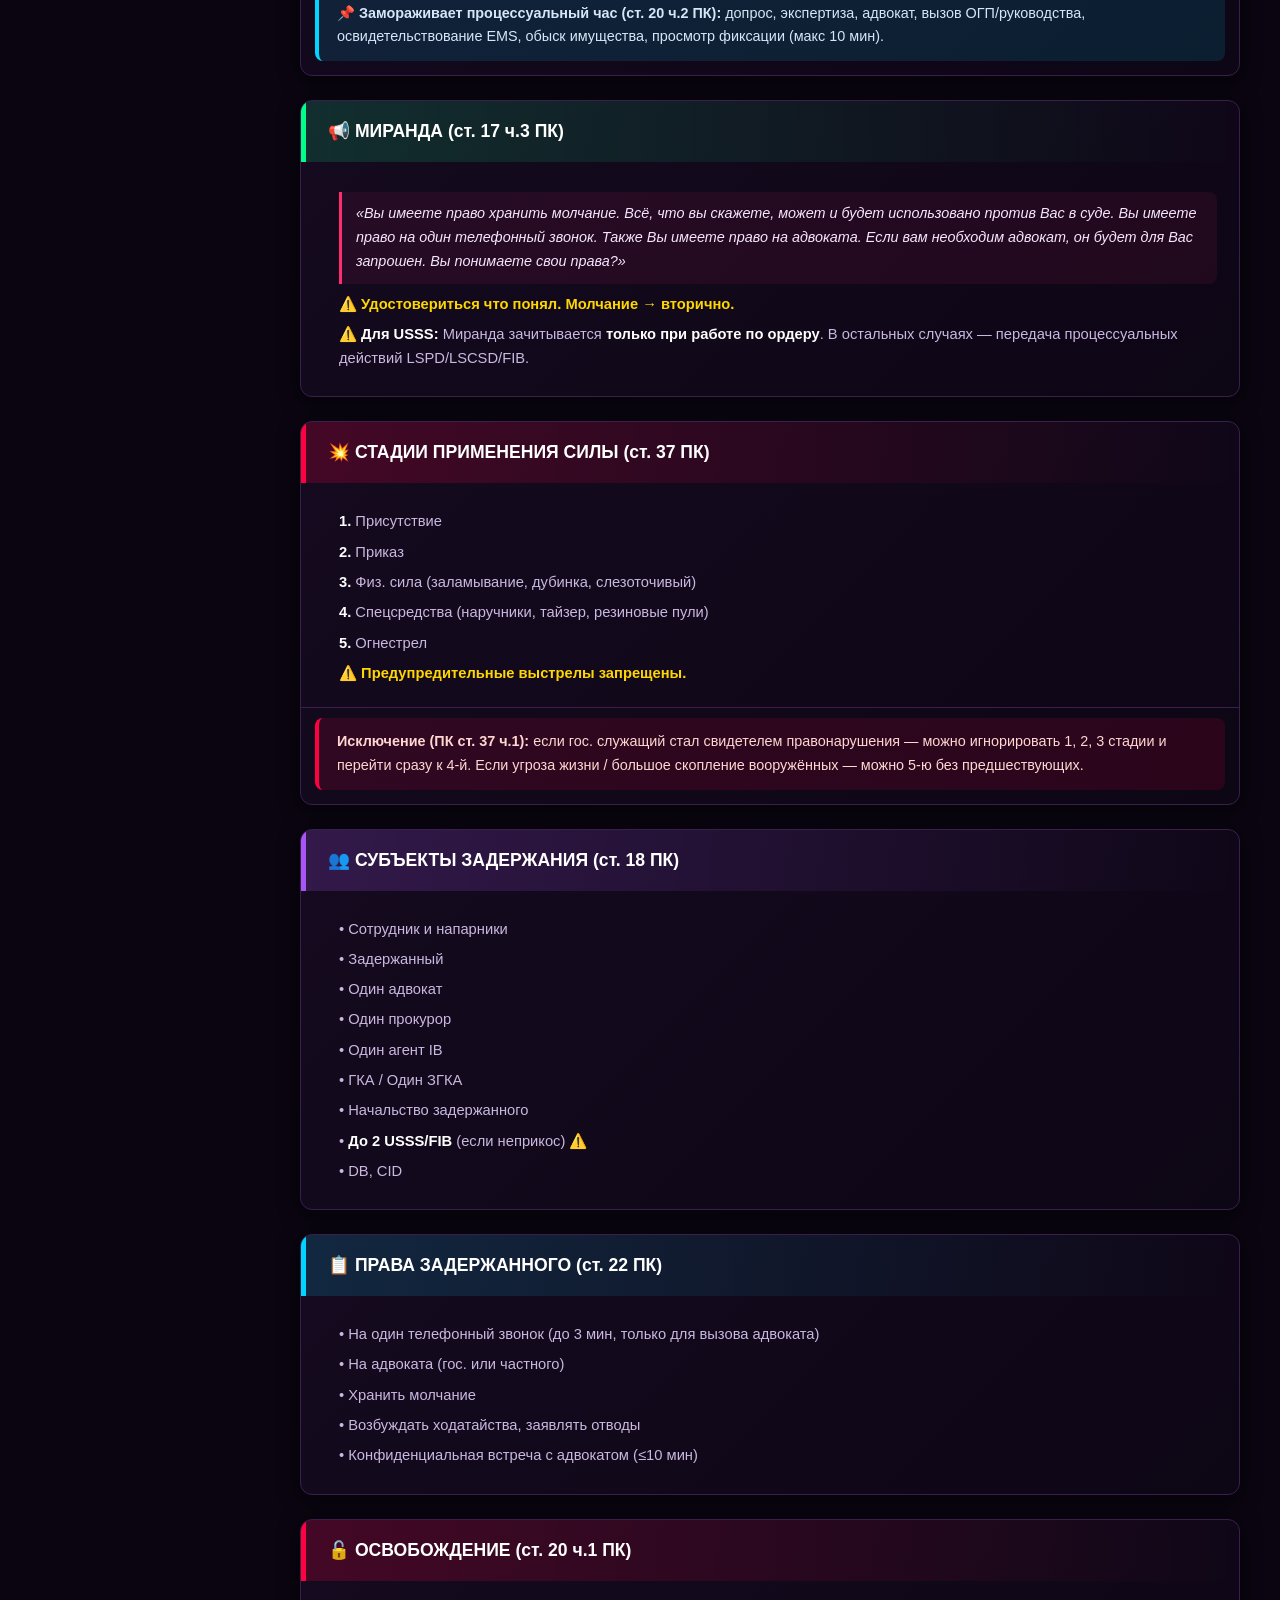
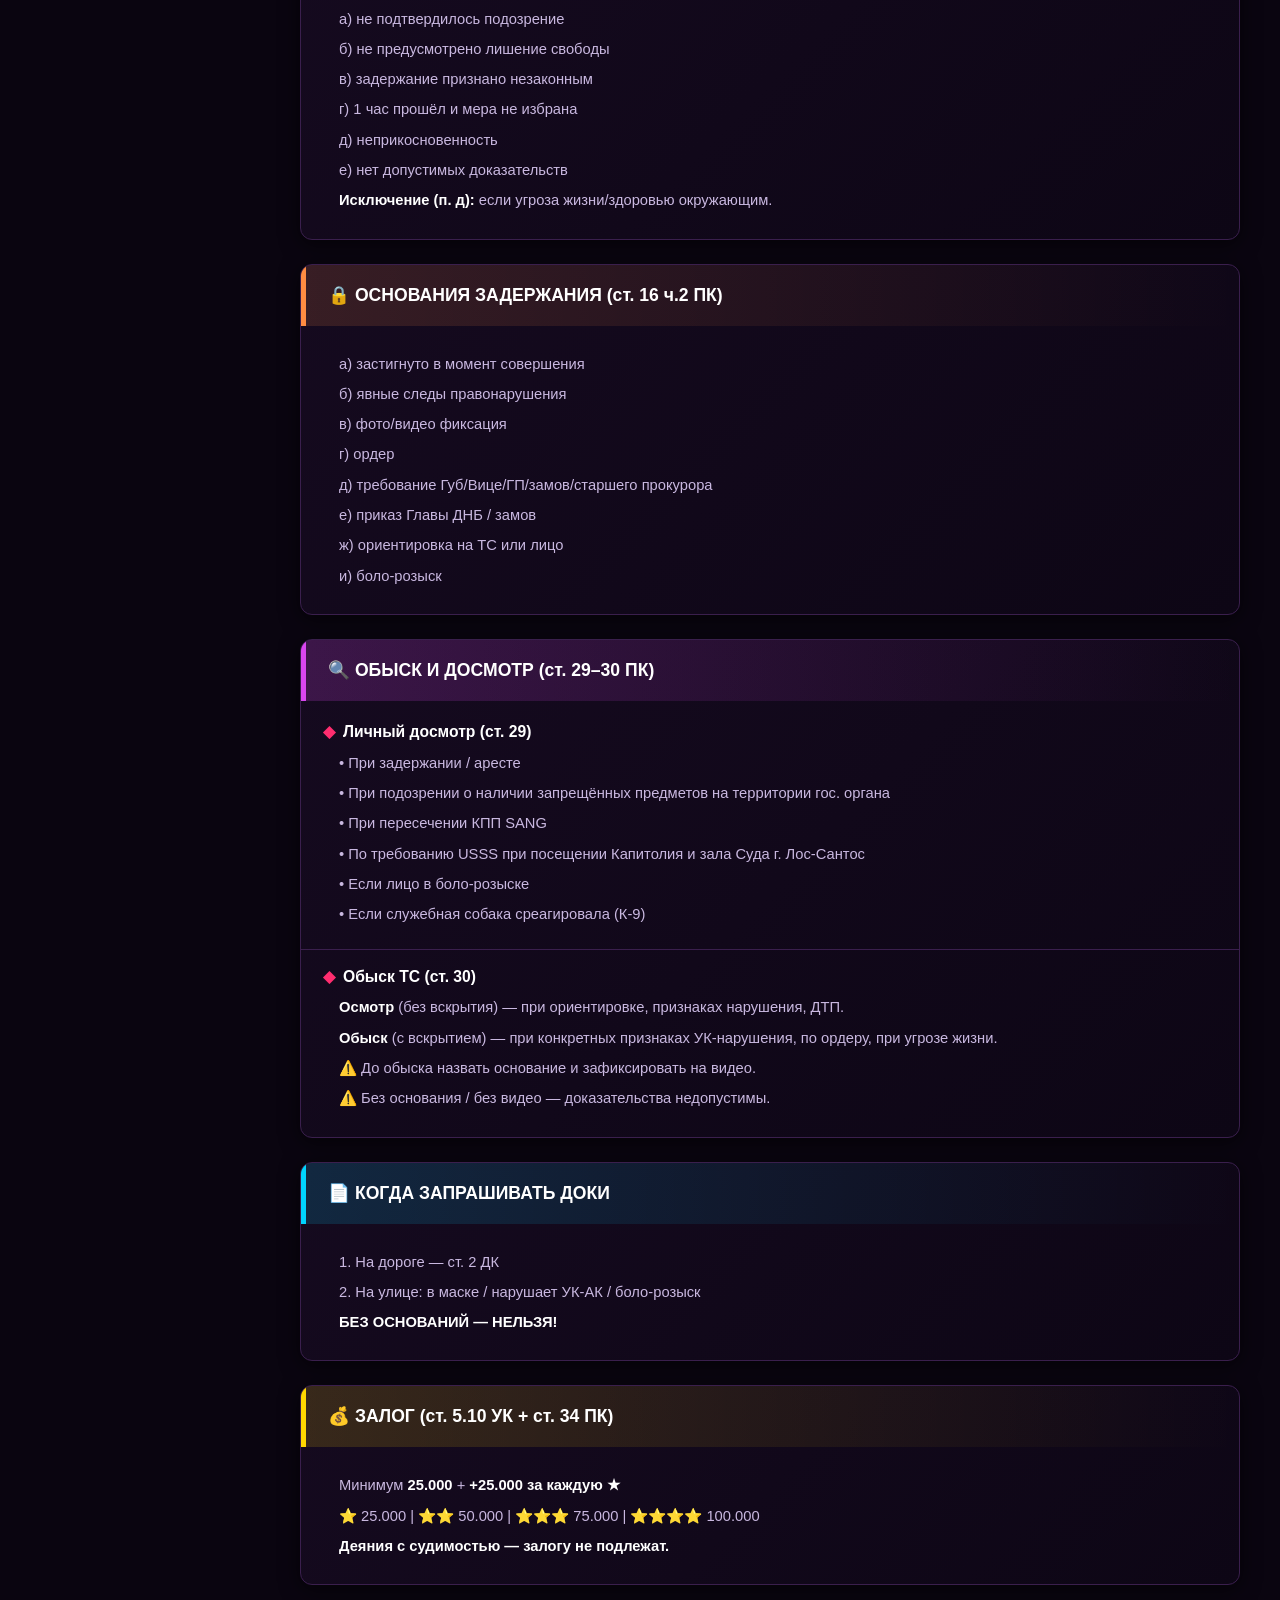
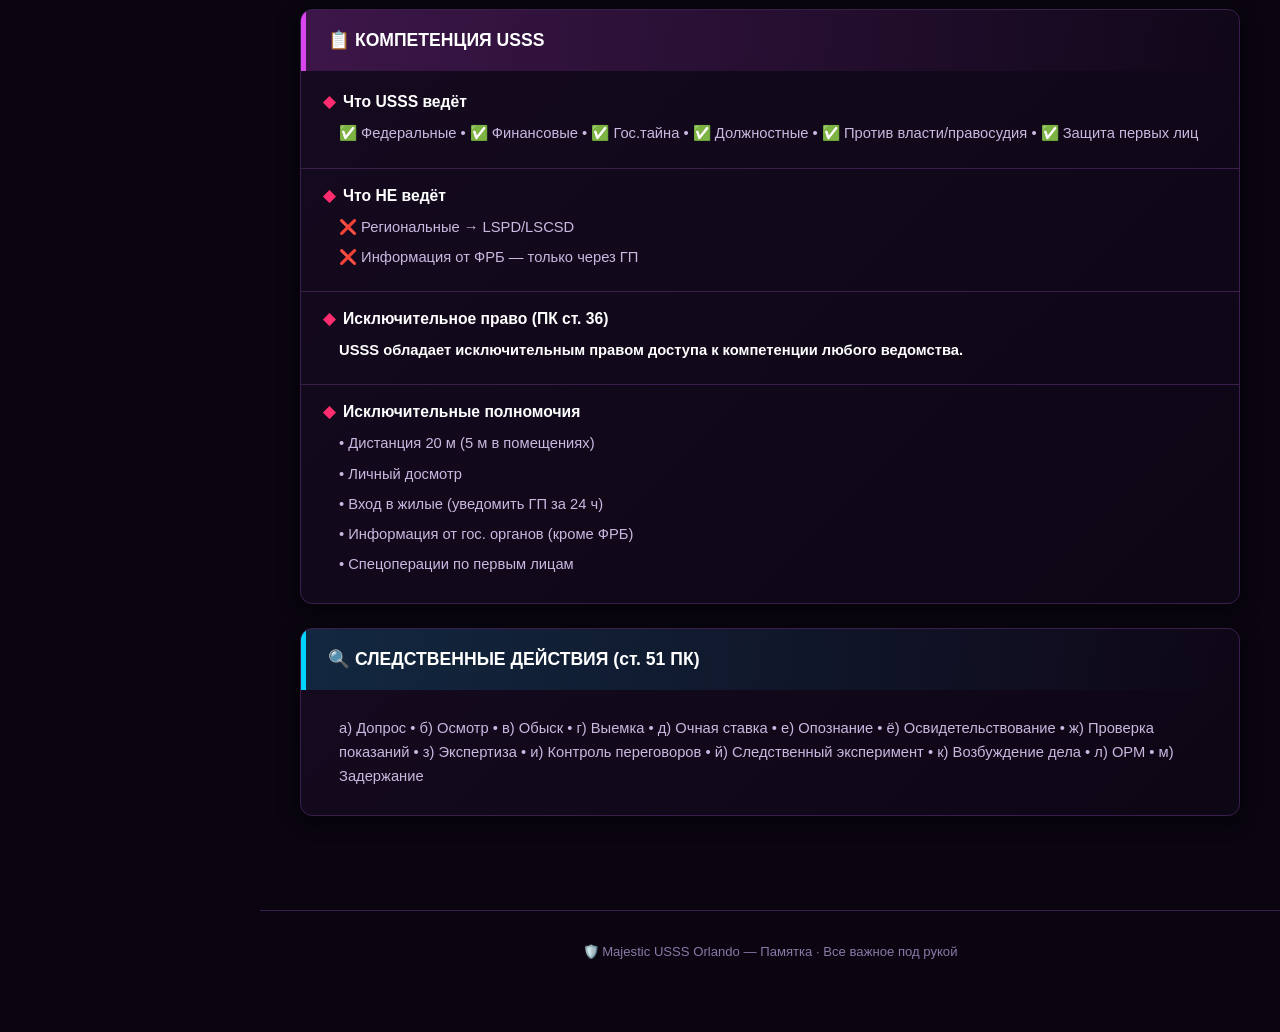
<file: pk.html>
<!DOCTYPE html>
<html lang="ru">
<head>
<meta charset="UTF-8">
<meta name="viewport" content="width=device-width, initial-scale=1.0">
<title>ПК | Majestic USSS Orlando ⭐</title>
<link rel="icon" type="image/png" href="images/logo.png">
<link rel="stylesheet" href="css/style.css">
</head>
<body>

<header class="header">
  <button class="menu-toggle" id="menuToggle">☰</button>
  <a href="index.html" class="header-logo">
    <img src="images/logo.png" alt="USSS">
    <span class="header-logo-text">Majestic USSS Orlando | Памятка ⭐</span>
  </a>
  <div class="header-search">
    <input type="text" id="search" placeholder="🔍 Поиск: задержание, Миранда, обыск...">
    <span class="search-count" id="searchCount">0</span>
  </div>
  <div class="header-right">
    <div class="clock" id="clock">--.--.---- --:--:--</div>
    <button class="header-btn" id="printBtn" title="Печать">🖨️</button>
  </div>
</header>

<aside class="sidebar">
  <div class="sidebar-section">
    <div class="sidebar-title">Основное</div>
    <a href="index.html" class="sidebar-link"><span class="icon">🏠</span> Главная</a>
    <a href="levels.html" class="sidebar-link"><span class="icon">🟢</span> Уровни</a>
    <a href="usss.html" class="sidebar-link"><span class="icon">🛡️</span> USSS</a>
    <a href="zot.html" class="sidebar-link"><span class="icon">🗺️</span> ЗОТ + Расписание</a>
  </div>
  <div class="sidebar-section">
    <div class="sidebar-title">Кодексы</div>
    <a href="uk.html" class="sidebar-link"><span class="icon">📕</span> УК</a>
    <a href="pk.html" class="sidebar-link"><span class="icon">⚖️</span> ПК</a>
    <a href="ak-dk.html" class="sidebar-link"><span class="icon">🚗</span> АК / ДК</a>
  </div>
  <div class="sidebar-section">
    <div class="sidebar-title">🔥 Душим</div>
    <a href="advocates.html" class="sidebar-link"><span class="icon">👨‍⚖️</span> Адвокатов</a>
    <a href="prosecutors.html" class="sidebar-link"><span class="icon">🏛️</span> Прокуроров</a>
    <a href="officials.html" class="sidebar-link"><span class="icon">👮</span> Госников</a>
  </div>
  <div class="sidebar-section">
    <div class="sidebar-title">Служба</div>
    <a href="exam.html" class="sidebar-link"><span class="icon">🎓</span> Экзамен-блок</a>
    <a href="points.html" class="sidebar-link"><span class="icon">📊</span> Баллы / WARN</a>
    <a href="radio.html" class="sidebar-link"><span class="icon">📻</span> Рации</a>
  </div>
  <div class="sidebar-section">
    <div class="sidebar-title">Справочники</div>
    <a href="codes.html" class="sidebar-link"><span class="icon">📚</span> Все кодексы</a>
  </div>
</aside>

<main class="main">

  <h1 class="page-title">⚖️ Процессуальный кодекс</h1>
  <p class="page-subtitle">Задержание, обыск, права, стадии силы. Всё для работы USSS.</p>

  <!-- ⚠️ ВАЖНО: USSS И ПРОЦЕССУАЛЬНЫЕ ДЕЙСТВИЯ -->
  <div class="cheat-sheet">
    <h3>⚠️ Главное правило для USSS</h3>
    <p><strong>USSS запрещено проводить процессуальные действия</strong> — при задержании игрока необходимо передать сотрудникам LSPD/LSCSD/FIB.</p>
    <p><strong>Исключение:</strong> задержание по ордеру и/или иску.</p>
    <span class="law">Правила гос. организаций, п. 4.6 · Demorgan 50–90 мин / WARN</span>
  </div>

  <!-- ПРОЦЕСС ЗАДЕРЖАНИЯ -->
  <div class="section">
    <div class="section-title blue">⛓️ ПРОЦЕСС ЗАДЕРЖАНИЯ (ст. 17 ПК)</div>
    <div class="section-body">

      <div class="card">
        <h4>Часть 1 — При ведении следствия</h4>
        <div class="step"><div class="step-num">1</div><div class="step-text">Надеть наручники на подозреваемого.</div></div>
        <div class="step"><div class="step-num">2</div><div class="step-text">Предъявить документ, удостоверяющий служебное положение.</div></div>
        <div class="step"><div class="step-num">3</div><div class="step-text">Провести первичный обыск (просмотреть документы).</div></div>
        <div class="step"><div class="step-num">4</div><div class="step-text">Назвать статью задержания и разъяснить её задерживаемому.</div></div>
        <div class="step"><div class="step-num">5</div><div class="step-text">Доставить в КПЗ.</div></div>
        <div class="step"><div class="step-num">6</div><div class="step-text">Идентификация личности, проверка на гос. службу.</div></div>
        <div class="step"><div class="step-num">7</div><div class="step-text">Реализовать права задержанного (адвокат, звонок).</div></div>
        <div class="step"><div class="step-num">8</div><div class="step-text">Вторичный обыск → изъятие нелегала → боло-розыск → КПЗ.</div></div>
      </div>

      <div class="card">
        <h4>Часть 2 — На основании ордера</h4>
        <div class="step"><div class="step-num">1</div><div class="step-text">Надеть наручники.</div></div>
        <div class="step"><div class="step-num">2</div><div class="step-text">Предъявить жетон / нашивку / бейджик.</div></div>
        <div class="step"><div class="step-num">3</div><div class="step-text">Первичный обыск (на усмотрение сотрудника).</div></div>
        <div class="step"><div class="step-num">4</div><div class="step-text">Разъяснить основания задержания.</div></div>
        <div class="step"><div class="step-num">5</div><div class="step-text">Разъяснить номер и название ордера (например, AS-001).</div></div>
        <div class="step"><div class="step-num">6</div><div class="step-text">Доставить в КПЗ.</div></div>
        <div class="step"><div class="step-num">7</div><div class="step-text">Идентификация личности.</div></div>
        <div class="step"><div class="step-num">8</div><div class="step-text">Уведомить руководство задержанного + ОГП.</div></div>
      </div>

    </div>
  </div>

  <!-- ВРЕМЯ -->
  <div class="section">
    <div class="section-title yellow">⏱️ ВРЕМЯ</div>
    <div class="section-body">
      <div class="card">
        <p>• Ответ адвоката — <strong>3 мин</strong></p>
        <p>• Приезд адвоката — <strong>10 мин</strong></p>
        <p>• Ответ Прокурора — <strong>15 мин</strong></p>
        <p>• Ответ руководства — <strong>15 мин</strong></p>
        <p>• Телефонный звонок — <strong>3 мин</strong> (только для вызова адвоката! ст. 17 ч.5 ПК)</p>
        <p>• Конфиденциальная беседа — <strong>10 мин</strong></p>
        <p>• Арест — <strong>60 мин</strong> | Допрос — <strong>60 мин</strong></p>
      </div>
      <div class="alert blue">
        📌 <strong>Замораживает процессуальный час (ст. 20 ч.2 ПК):</strong> допрос, экспертиза, адвокат, вызов ОГП/руководства, освидетельствование EMS, обыск имущества, просмотр фиксации (макс 10 мин).
      </div>
    </div>
  </div>

  <!-- МИРАНДА -->
  <div class="section">
    <div class="section-title green">📢 МИРАНДА (ст. 17 ч.3 ПК)</div>
    <div class="section-body">
      <div class="card">
        <div class="quote">«Вы имеете право хранить молчание. Всё, что вы скажете, может и будет использовано против Вас в суде. Вы имеете право на один телефонный звонок. Также Вы имеете право на адвоката. Если вам необходим адвокат, он будет для Вас запрошен. Вы понимаете свои права?»</div>
        <p class="mark">⚠️ Удостовериться что понял. Молчание → вторично.</p>
        <p><strong>⚠️ Для USSS:</strong> Миранда зачитывается <strong>только при работе по ордеру</strong>. В остальных случаях — передача процессуальных действий LSPD/LSCSD/FIB.</p>
      </div>
    </div>
  </div>

  <!-- СТАДИИ СИЛЫ -->
  <div class="section">
    <div class="section-title red">💥 СТАДИИ ПРИМЕНЕНИЯ СИЛЫ (ст. 37 ПК)</div>
    <div class="section-body">
      <div class="card">
        <p><strong>1.</strong> Присутствие</p>
        <p><strong>2.</strong> Приказ</p>
        <p><strong>3.</strong> Физ. сила (заламывание, дубинка, слезоточивый)</p>
        <p><strong>4.</strong> Спецсредства (наручники, тайзер, резиновые пули)</p>
        <p><strong>5.</strong> Огнестрел</p>
        <p class="mark">⚠️ Предупредительные выстрелы запрещены.</p>
      </div>
      <div class="alert red">
        <strong>Исключение (ПК ст. 37 ч.1):</strong> если гос. служащий стал свидетелем правонарушения — можно игнорировать 1, 2, 3 стадии и перейти сразу к 4-й. Если угроза жизни / большое скопление вооружённых — можно 5-ю без предшествующих.
      </div>
    </div>
  </div>

  <!-- СУБЪЕКТЫ ЗАДЕРЖАНИЯ -->
  <div class="section">
    <div class="section-title purple">👥 СУБЪЕКТЫ ЗАДЕРЖАНИЯ (ст. 18 ПК)</div>
    <div class="section-body">
      <div class="card">
        <p>• Сотрудник и напарники</p>
        <p>• Задержанный</p>
        <p>• Один адвокат</p>
        <p>• Один прокурор</p>
        <p>• Один агент IB</p>
        <p>• ГКА / Один ЗГКА</p>
        <p>• Начальство задержанного</p>
        <p>• <strong>До 2 USSS/FIB</strong> (если неприкос) ⚠️</p>
        <p>• DB, CID</p>
      </div>
    </div>
  </div>

  <!-- ПРАВА ЗАДЕРЖАННОГО -->
  <div class="section">
    <div class="section-title blue">📋 ПРАВА ЗАДЕРЖАННОГО (ст. 22 ПК)</div>
    <div class="section-body">
      <div class="card">
        <p>• На один телефонный звонок (до 3 мин, только для вызова адвоката)</p>
        <p>• На адвоката (гос. или частного)</p>
        <p>• Хранить молчание</p>
        <p>• Возбуждать ходатайства, заявлять отводы</p>
        <p>• Конфиденциальная встреча с адвокатом (≤10 мин)</p>
      </div>
    </div>
  </div>

  <!-- ОСВОБОЖДЕНИЕ -->
  <div class="section">
    <div class="section-title red">🔓 ОСВОБОЖДЕНИЕ (ст. 20 ч.1 ПК)</div>
    <div class="section-body">
      <div class="card">
        <p>а) не подтвердилось подозрение</p>
        <p>б) не предусмотрено лишение свободы</p>
        <p>в) задержание признано незаконным</p>
        <p>г) 1 час прошёл и мера не избрана</p>
        <p>д) неприкосновенность</p>
        <p>е) нет допустимых доказательств</p>
        <p><strong>Исключение (п. д):</strong> если угроза жизни/здоровью окружающим.</p>
      </div>
    </div>
  </div>

  <!-- ОСНОВАНИЯ ЗАДЕРЖАНИЯ -->
  <div class="section">
    <div class="section-title orange">🔒 ОСНОВАНИЯ ЗАДЕРЖАНИЯ (ст. 16 ч.2 ПК)</div>
    <div class="section-body">
      <div class="card">
        <p>а) застигнуто в момент совершения</p>
        <p>б) явные следы правонарушения</p>
        <p>в) фото/видео фиксация</p>
        <p>г) ордер</p>
        <p>д) требование Губ/Вице/ГП/замов/старшего прокурора</p>
        <p>е) приказ Главы ДНБ / замов</p>
        <p>ж) ориентировка на ТС или лицо</p>
        <p>и) боло-розыск</p>
      </div>
    </div>
  </div>

  <!-- ОБЫСК -->
  <div class="section">
    <div class="section-title magenta">🔍 ОБЫСК И ДОСМОТР (ст. 29–30 ПК)</div>
    <div class="section-body">

      <div class="card">
        <h4>Личный досмотр (ст. 29)</h4>
        <p>• При задержании / аресте</p>
        <p>• При подозрении о наличии запрещённых предметов на территории гос. органа</p>
        <p>• При пересечении КПП SANG</p>
        <p>• По требованию USSS при посещении Капитолия и зала Суда г. Лос-Сантос</p>
        <p>• Если лицо в боло-розыске</p>
        <p>• Если служебная собака среагировала (К-9)</p>
      </div>

      <div class="card">
        <h4>Обыск ТС (ст. 30)</h4>
        <p><strong>Осмотр</strong> (без вскрытия) — при ориентировке, признаках нарушения, ДТП.</p>
        <p><strong>Обыск</strong> (с вскрытием) — при конкретных признаках УК-нарушения, по ордеру, при угрозе жизни.</p>
        <p>⚠️ До обыска назвать основание и зафиксировать на видео.</p>
        <p>⚠️ Без основания / без видео — доказательства недопустимы.</p>
      </div>

    </div>
  </div>

  <!-- КОГДА ЗАПРАШИВАТЬ ДОКИ -->
  <div class="section">
    <div class="section-title blue">📄 КОГДА ЗАПРАШИВАТЬ ДОКИ</div>
    <div class="section-body">
      <div class="card">
        <p>1. На дороге — ст. 2 ДК</p>
        <p>2. На улице: в маске / нарушает УК-АК / боло-розыск</p>
        <p><strong>БЕЗ ОСНОВАНИЙ — НЕЛЬЗЯ!</strong></p>
      </div>
    </div>
  </div>

  <!-- ЗАЛОГ -->
  <div class="section">
    <div class="section-title yellow">💰 ЗАЛОГ (ст. 5.10 УК + ст. 34 ПК)</div>
    <div class="section-body">
      <div class="card">
        <p>Минимум <strong>25.000</strong> + <strong>+25.000 за каждую ★</strong></p>
        <p>⭐ 25.000 | ⭐⭐ 50.000 | ⭐⭐⭐ 75.000 | ⭐⭐⭐⭐ 100.000</p>
        <p><strong>Деяния с судимостью — залогу не подлежат.</strong></p>
      </div>
    </div>
  </div>

  <!-- КОМПЕТЕНЦИЯ USSS -->
  <div class="section">
    <div class="section-title magenta">📋 КОМПЕТЕНЦИЯ USSS</div>
    <div class="section-body">
      <div class="card">
        <h4>Что USSS ведёт</h4>
        <p>✅ Федеральные • ✅ Финансовые • ✅ Гос.тайна • ✅ Должностные • ✅ Против власти/правосудия • ✅ Защита первых лиц</p>
      </div>
      <div class="card">
        <h4>Что НЕ ведёт</h4>
        <p>❌ Региональные → LSPD/LSCSD</p>
        <p>❌ Информация от ФРБ — только через ГП</p>
      </div>
      <div class="card">
        <h4>Исключительное право (ПК ст. 36)</h4>
        <p><strong>USSS обладает исключительным правом доступа к компетенции любого ведомства.</strong></p>
      </div>
      <div class="card">
        <h4>Исключительные полномочия</h4>
        <p>• Дистанция 20 м (5 м в помещениях)</p>
        <p>• Личный досмотр</p>
        <p>• Вход в жилые (уведомить ГП за 24 ч)</p>
        <p>• Информация от гос. органов (кроме ФРБ)</p>
        <p>• Спецоперации по первым лицам</p>
      </div>
    </div>
  </div>

  <!-- СЛЕДСТВЕННЫЕ ДЕЙСТВИЯ -->
  <div class="section">
    <div class="section-title blue">🔍 СЛЕДСТВЕННЫЕ ДЕЙСТВИЯ (ст. 51 ПК)</div>
    <div class="section-body">
      <div class="card">
        <p>а) Допрос • б) Осмотр • в) Обыск • г) Выемка • д) Очная ставка • е) Опознание • ё) Освидетельствование • ж) Проверка показаний • з) Экспертиза • и) Контроль переговоров • й) Следственный эксперимент • к) Возбуждение дела • л) ОРМ • м) Задержание</p>
      </div>
    </div>
  </div>

</main>

<footer class="footer">
  🛡️ Majestic USSS Orlando — Памятка · Все важное под рукой
</footer>

<button id="topBtn" title="Наверх">↑</button>

<script src="js/main.js"></script>
<script src="js/search.js"></script>

</body>
</html>
</file>
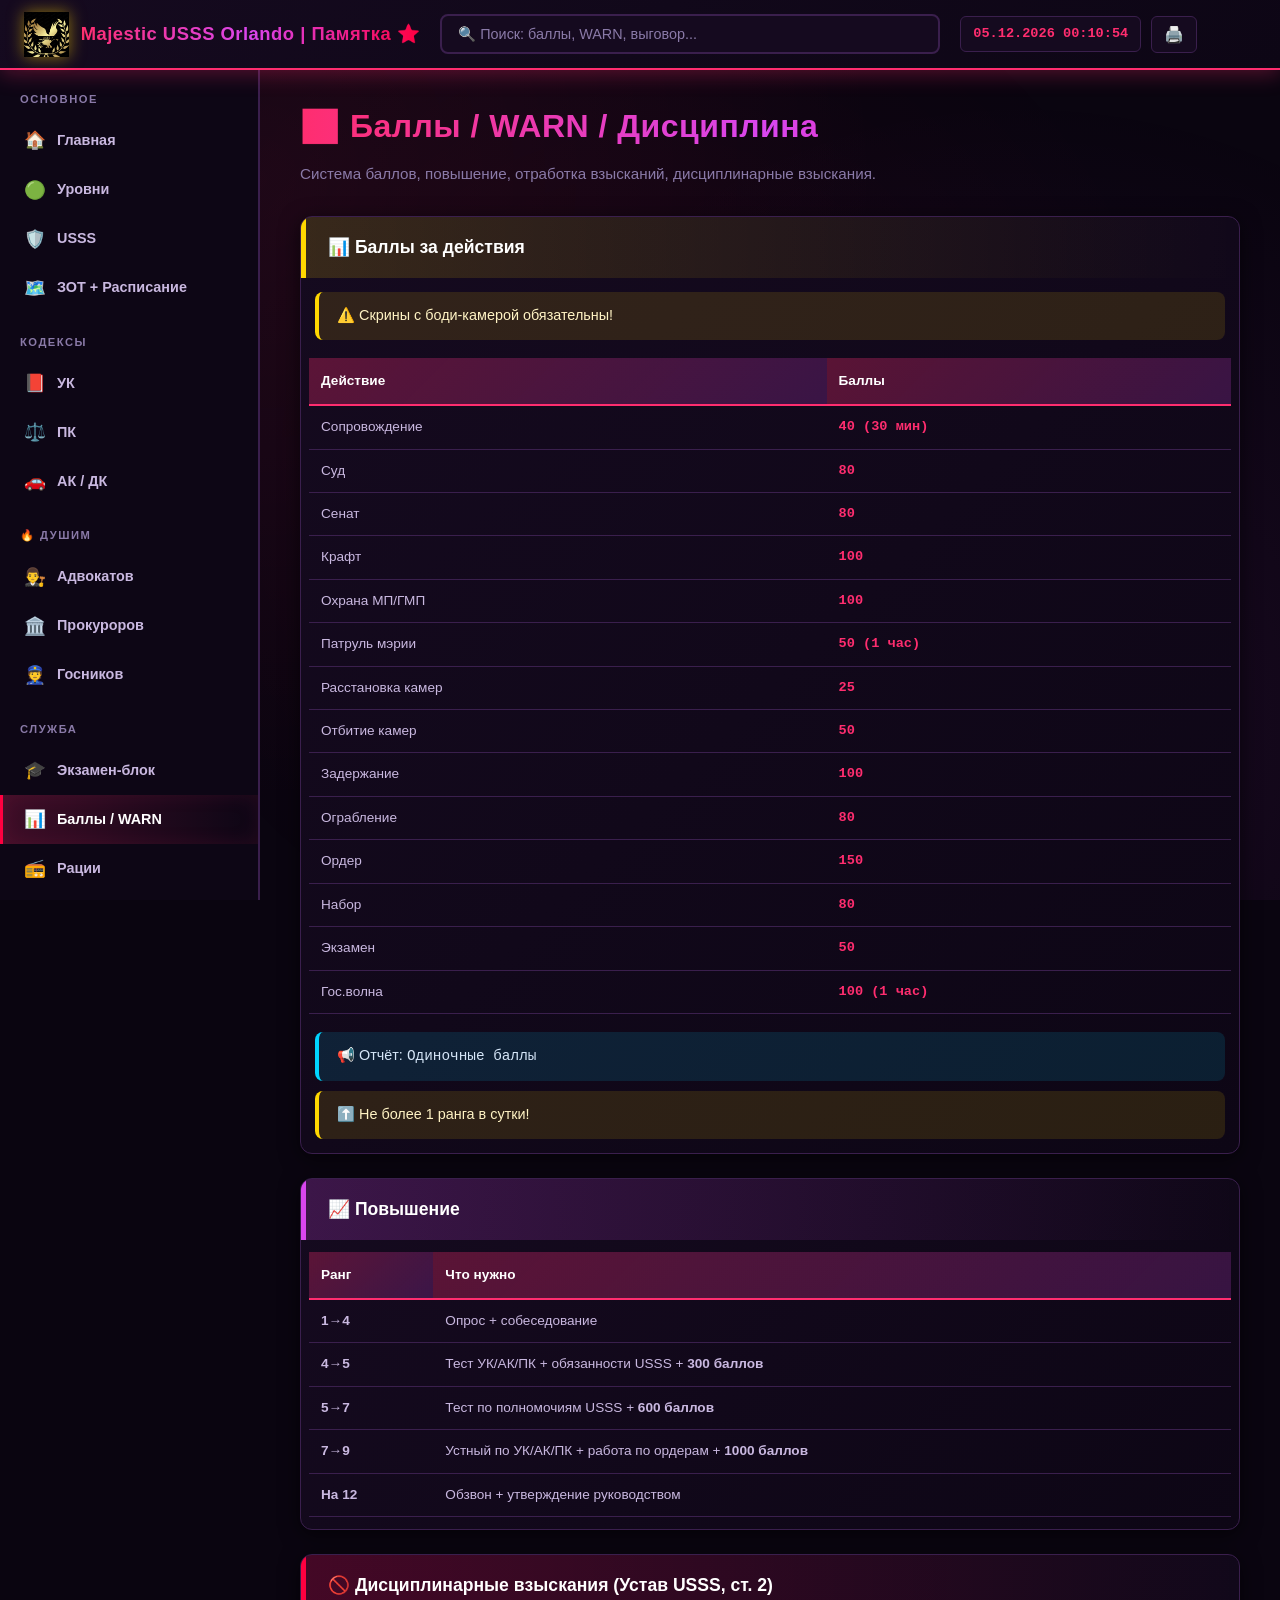
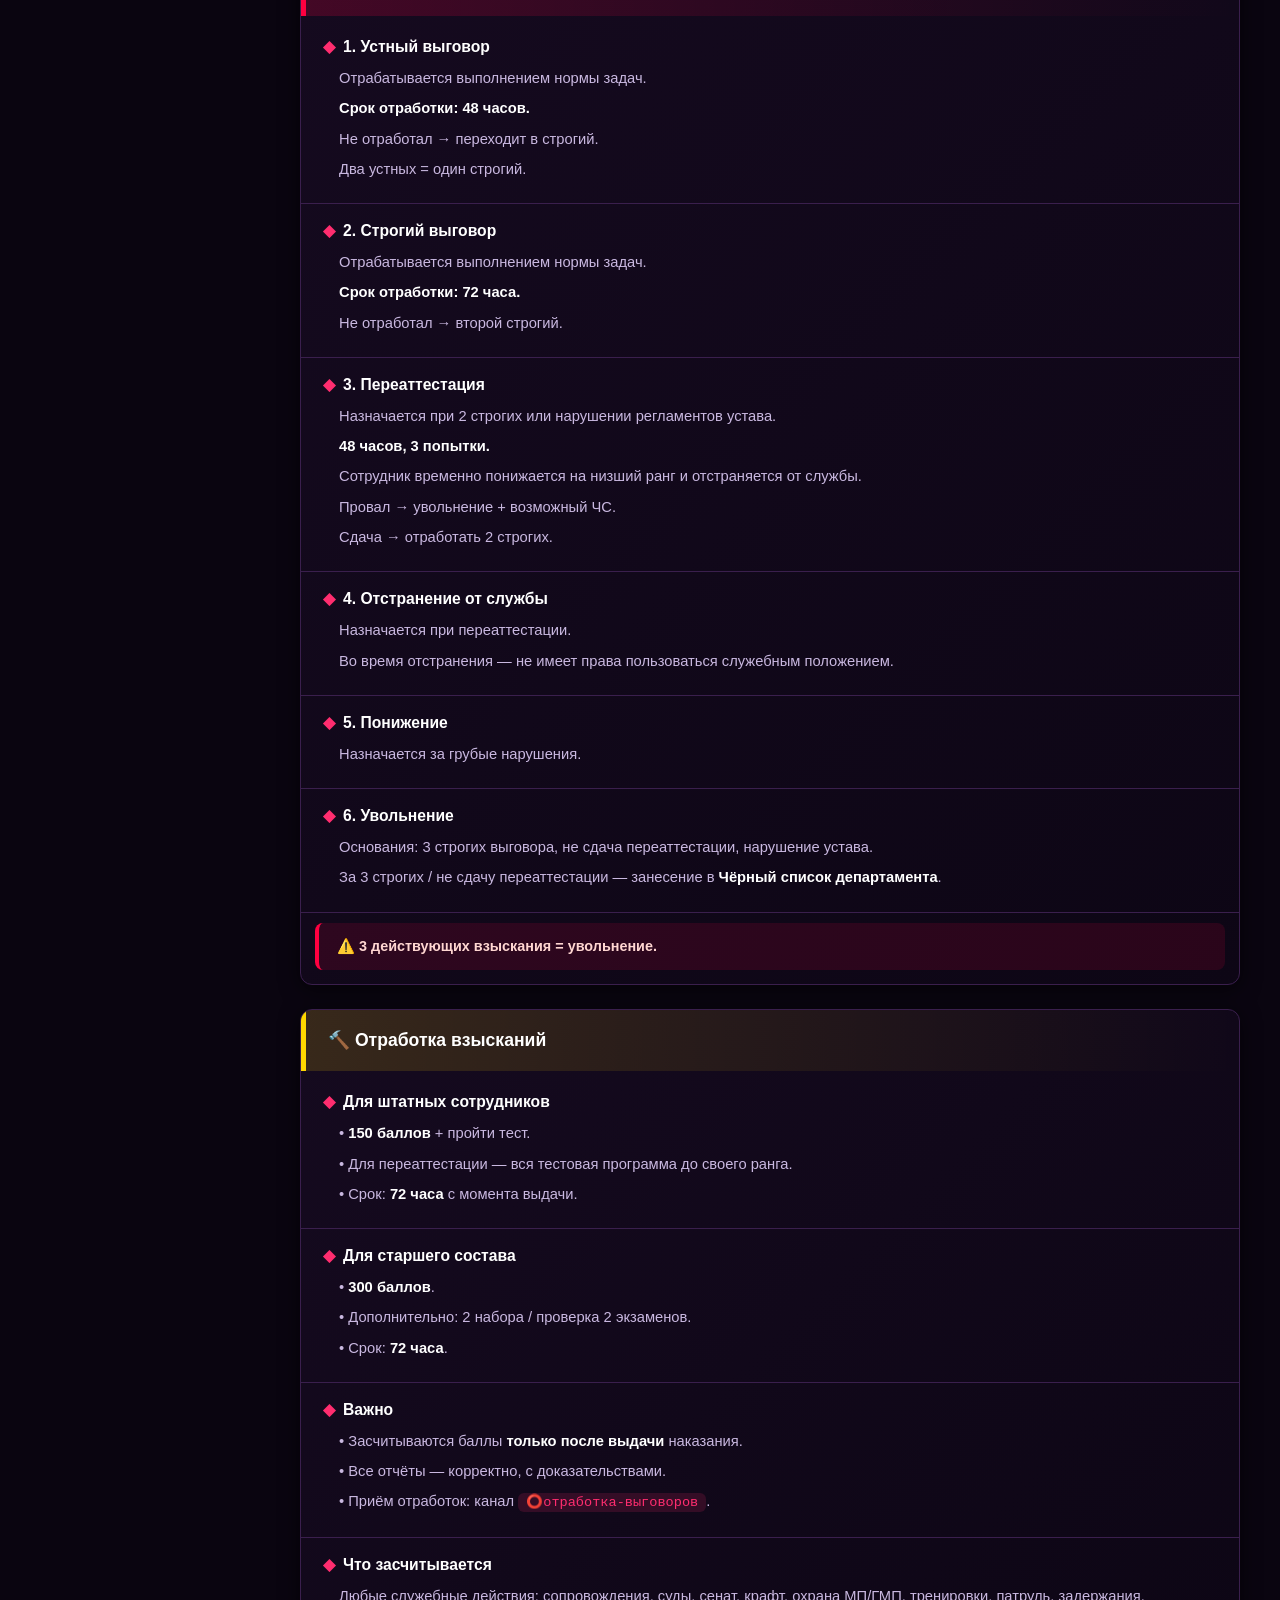
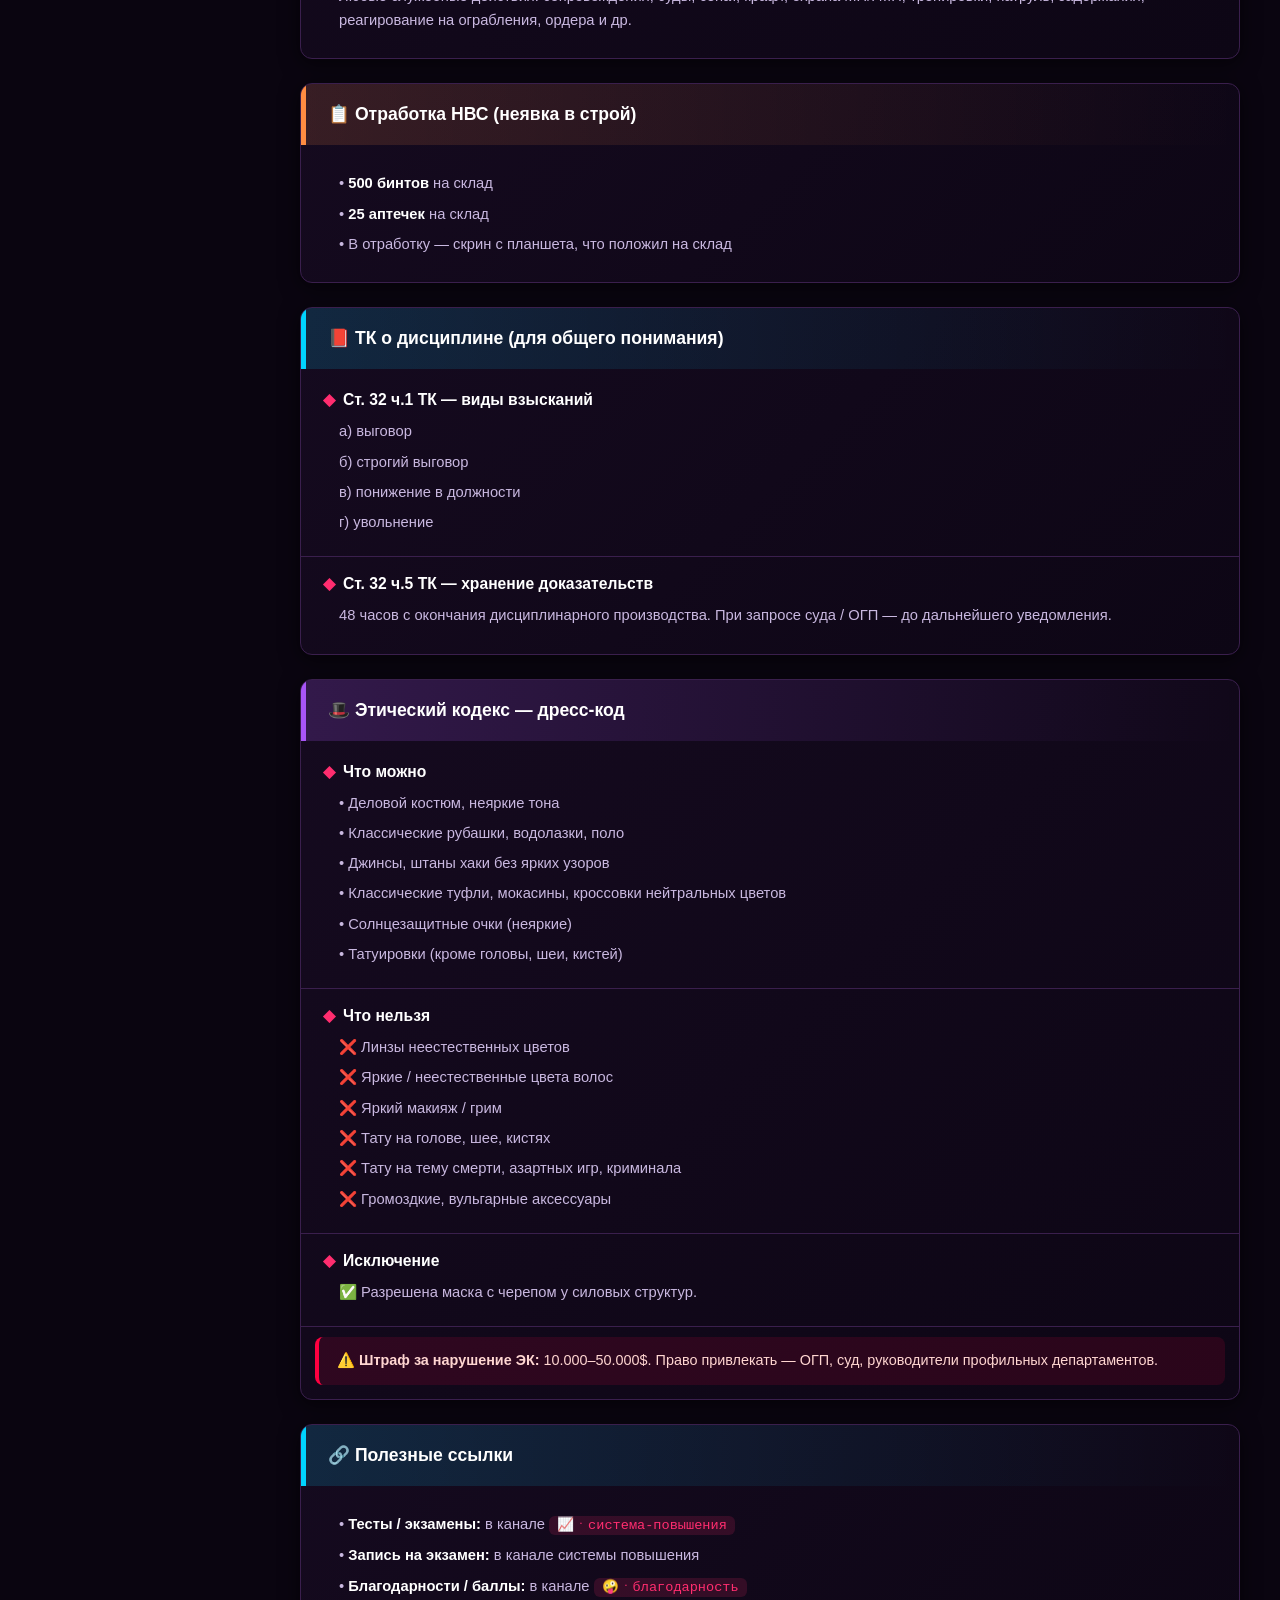
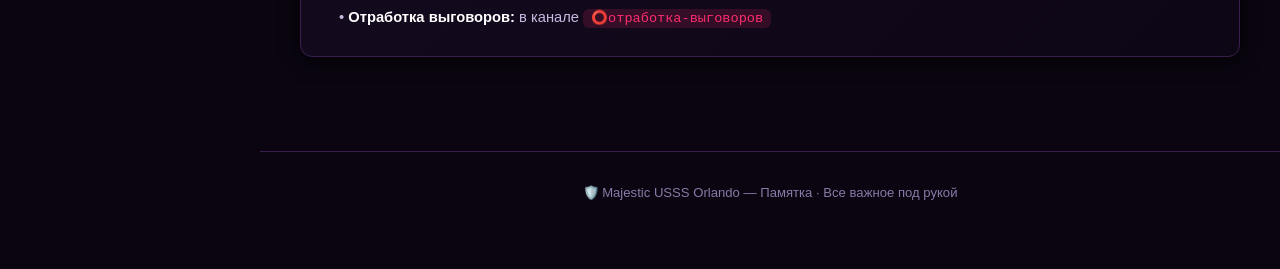
<file: points.html>
<!DOCTYPE html>
<html lang="ru">
<head>
<meta charset="UTF-8">
<meta name="viewport" content="width=device-width, initial-scale=1.0">
<title>Баллы / WARN | Majestic USSS Orlando ⭐</title>
<link rel="icon" type="image/png" href="images/logo.png">
<link rel="stylesheet" href="css/style.css">
</head>
<body>

<header class="header">
  <button class="menu-toggle" id="menuToggle">☰</button>
  <a href="index.html" class="header-logo">
    <img src="images/logo.png" alt="USSS">
    <span class="header-logo-text">Majestic USSS Orlando | Памятка ⭐</span>
  </a>
  <div class="header-search">
    <input type="text" id="search" placeholder="🔍 Поиск: баллы, WARN, выговор...">
    <span class="search-count" id="searchCount">0</span>
  </div>
  <div class="header-right">
    <div class="clock" id="clock">--.--.---- --:--:--</div>
    <button class="header-btn" id="printBtn" title="Печать">🖨️</button>
  </div>
</header>

<aside class="sidebar">
  <div class="sidebar-section">
    <div class="sidebar-title">Основное</div>
    <a href="index.html" class="sidebar-link"><span class="icon">🏠</span> Главная</a>
    <a href="levels.html" class="sidebar-link"><span class="icon">🟢</span> Уровни</a>
    <a href="usss.html" class="sidebar-link"><span class="icon">🛡️</span> USSS</a>
    <a href="zot.html" class="sidebar-link"><span class="icon">🗺️</span> ЗОТ + Расписание</a>
  </div>
  <div class="sidebar-section">
    <div class="sidebar-title">Кодексы</div>
    <a href="uk.html" class="sidebar-link"><span class="icon">📕</span> УК</a>
    <a href="pk.html" class="sidebar-link"><span class="icon">⚖️</span> ПК</a>
    <a href="ak-dk.html" class="sidebar-link"><span class="icon">🚗</span> АК / ДК</a>
  </div>
  <div class="sidebar-section">
    <div class="sidebar-title">🔥 Душим</div>
    <a href="advocates.html" class="sidebar-link"><span class="icon">👨‍⚖️</span> Адвокатов</a>
    <a href="prosecutors.html" class="sidebar-link"><span class="icon">🏛️</span> Прокуроров</a>
    <a href="officials.html" class="sidebar-link"><span class="icon">👮</span> Госников</a>
  </div>
  <div class="sidebar-section">
    <div class="sidebar-title">Служба</div>
    <a href="exam.html" class="sidebar-link"><span class="icon">🎓</span> Экзамен-блок</a>
    <a href="points.html" class="sidebar-link"><span class="icon">📊</span> Баллы / WARN</a>
    <a href="radio.html" class="sidebar-link"><span class="icon">📻</span> Рации</a>
  </div>
  <div class="sidebar-section">
    <div class="sidebar-title">Справочники</div>
    <a href="codes.html" class="sidebar-link"><span class="icon">📚</span> Все кодексы</a>
  </div>
</aside>

<main class="main">

  <h1 class="page-title">📊 Баллы / WARN / Дисциплина</h1>
  <p class="page-subtitle">Система баллов, повышение, отработка взысканий, дисциплинарные взыскания.</p>

  <!-- БАЛЛЫ ЗА ДЕЙСТВИЯ -->
  <div class="section">
    <div class="section-title yellow">📊 Баллы за действия</div>
    <div class="section-body">
      <div class="alert yellow">⚠️ Скрины с боди-камерой обязательны!</div>
      <div class="table-wrap">
        <table>
          <tr><th>Действие</th><th>Баллы</th></tr>
          <tr><td>Сопровождение</td><td class="num">40 (30 мин)</td></tr>
          <tr><td>Суд</td><td class="num">80</td></tr>
          <tr><td>Сенат</td><td class="num">80</td></tr>
          <tr><td>Крафт</td><td class="num">100</td></tr>
          <tr><td>Охрана МП/ГМП</td><td class="num">100</td></tr>
          <tr><td>Патруль мэрии</td><td class="num">50 (1 час)</td></tr>
          <tr><td>Расстановка камер</td><td class="num">25</td></tr>
          <tr><td>Отбитие камер</td><td class="num">50</td></tr>
          <tr><td>Задержание</td><td class="num">100</td></tr>
          <tr><td>Ограбление</td><td class="num">80</td></tr>
          <tr><td>Ордер</td><td class="num">150</td></tr>
          <tr><td>Набор</td><td class="num">80</td></tr>
          <tr><td>Экзамен</td><td class="num">50</td></tr>
          <tr><td>Гос.волна</td><td class="num">100 (1 час)</td></tr>
        </table>
      </div>
      <div class="alert blue">📢 Отчёт: <code>Одиночные баллы</code></div>
      <div class="alert yellow">⬆️ Не более 1 ранга в сутки!</div>
    </div>
  </div>

  <!-- ПОВЫШЕНИЕ -->
  <div class="section">
    <div class="section-title magenta">📈 Повышение</div>
    <div class="section-body">
      <div class="table-wrap">
        <table>
          <tr><th>Ранг</th><th>Что нужно</th></tr>
          <tr><td><strong>1→4</strong></td><td>Опрос + собеседование</td></tr>
          <tr><td><strong>4→5</strong></td><td>Тест УК/АК/ПК + обязанности USSS + <strong>300 баллов</strong></td></tr>
          <tr><td><strong>5→7</strong></td><td>Тест по полномочиям USSS + <strong>600 баллов</strong></td></tr>
          <tr><td><strong>7→9</strong></td><td>Устный по УК/АК/ПК + работа по ордерам + <strong>1000 баллов</strong></td></tr>
          <tr><td><strong>На 12</strong></td><td>Обзвон + утверждение руководством</td></tr>
        </table>
      </div>
    </div>
  </div>

  <!-- ВЗЫСКАНИЯ USSS -->
  <div class="section">
    <div class="section-title red">🚫 Дисциплинарные взыскания (Устав USSS, ст. 2)</div>
    <div class="section-body">

      <div class="card">
        <h4>1. Устный выговор</h4>
        <p>Отрабатывается выполнением нормы задач.</p>
        <p><strong>Срок отработки: 48 часов.</strong></p>
        <p>Не отработал → переходит в строгий.</p>
        <p>Два устных = один строгий.</p>
      </div>

      <div class="card">
        <h4>2. Строгий выговор</h4>
        <p>Отрабатывается выполнением нормы задач.</p>
        <p><strong>Срок отработки: 72 часа.</strong></p>
        <p>Не отработал → второй строгий.</p>
      </div>

      <div class="card">
        <h4>3. Переаттестация</h4>
        <p>Назначается при 2 строгих или нарушении регламентов устава.</p>
        <p><strong>48 часов, 3 попытки.</strong></p>
        <p>Сотрудник временно понижается на низший ранг и отстраняется от службы.</p>
        <p>Провал → увольнение + возможный ЧС.</p>
        <p>Сдача → отработать 2 строгих.</p>
      </div>

      <div class="card">
        <h4>4. Отстранение от службы</h4>
        <p>Назначается при переаттестации.</p>
        <p>Во время отстранения — не имеет права пользоваться служебным положением.</p>
      </div>

      <div class="card">
        <h4>5. Понижение</h4>
        <p>Назначается за грубые нарушения.</p>
      </div>

      <div class="card">
        <h4>6. Увольнение</h4>
        <p>Основания: 3 строгих выговора, не сдача переаттестации, нарушение устава.</p>
        <p>За 3 строгих / не сдачу переаттестации — занесение в <strong>Чёрный список департамента</strong>.</p>
      </div>

      <div class="alert red">
        ⚠️ <strong>3 действующих взыскания = увольнение.</strong>
      </div>

    </div>
  </div>

  <!-- ОТРАБОТКА -->
  <div class="section">
    <div class="section-title yellow">🔨 Отработка взысканий</div>
    <div class="section-body">
      <div class="card">
        <h4>Для штатных сотрудников</h4>
        <p>• <strong>150 баллов</strong> + пройти тест.</p>
        <p>• Для переаттестации — вся тестовая программа до своего ранга.</p>
        <p>• Срок: <strong>72 часа</strong> с момента выдачи.</p>
      </div>
      <div class="card">
        <h4>Для старшего состава</h4>
        <p>• <strong>300 баллов</strong>.</p>
        <p>• Дополнительно: 2 набора / проверка 2 экзаменов.</p>
        <p>• Срок: <strong>72 часа</strong>.</p>
      </div>
      <div class="card">
        <h4>Важно</h4>
        <p>• Засчитываются баллы <strong>только после выдачи</strong> наказания.</p>
        <p>• Все отчёты — корректно, с доказательствами.</p>
        <p>• Приём отработок: канал <code>⭕отработка-выговоров</code>.</p>
      </div>
      <div class="card">
        <h4>Что засчитывается</h4>
        <p>Любые служебные действия: сопровождения, суды, сенат, крафт, охрана МП/ГМП, тренировки, патруль, задержания, реагирование на ограбления, ордера и др.</p>
      </div>
    </div>
  </div>

  <!-- ОТРАБОТКА НВС -->
  <div class="section">
    <div class="section-title orange">📋 Отработка НВС (неявка в строй)</div>
    <div class="section-body">
      <div class="card">
        <p>• <strong>500 бинтов</strong> на склад</p>
        <p>• <strong>25 аптечек</strong> на склад</p>
        <p>• В отработку — скрин с планшета, что положил на склад</p>
      </div>
    </div>
  </div>

  <!-- ТК — ДИСЦИПЛИНА -->
  <div class="section">
    <div class="section-title blue">📕 ТК о дисциплине (для общего понимания)</div>
    <div class="section-body">
      <div class="card">
        <h4>Ст. 32 ч.1 ТК — виды взысканий</h4>
        <p>а) выговор</p>
        <p>б) строгий выговор</p>
        <p>в) понижение в должности</p>
        <p>г) увольнение</p>
      </div>
      <div class="card">
        <h4>Ст. 32 ч.5 ТК — хранение доказательств</h4>
        <p>48 часов с окончания дисциплинарного производства. При запросе суда / ОГП — до дальнейшего уведомления.</p>
      </div>
    </div>
  </div>

  <!-- ЭТИЧЕСКИЙ КОДЕКС -->
  <div class="section">
    <div class="section-title purple">🎩 Этический кодекс — дресс-код</div>
    <div class="section-body">
      <div class="card">
        <h4>Что можно</h4>
        <p>• Деловой костюм, неяркие тона</p>
        <p>• Классические рубашки, водолазки, поло</p>
        <p>• Джинсы, штаны хаки без ярких узоров</p>
        <p>• Классические туфли, мокасины, кроссовки нейтральных цветов</p>
        <p>• Солнцезащитные очки (неяркие)</p>
        <p>• Татуировки (кроме головы, шеи, кистей)</p>
      </div>
      <div class="card">
        <h4>Что нельзя</h4>
        <p>❌ Линзы неестественных цветов</p>
        <p>❌ Яркие / неестественные цвета волос</p>
        <p>❌ Яркий макияж / грим</p>
        <p>❌ Тату на голове, шее, кистях</p>
        <p>❌ Тату на тему смерти, азартных игр, криминала</p>
        <p>❌ Громоздкие, вульгарные аксессуары</p>
      </div>
      <div class="card">
        <h4>Исключение</h4>
        <p>✅ Разрешена маска с черепом у силовых структур.</p>
      </div>
      <div class="alert red">
        ⚠️ <strong>Штраф за нарушение ЭК:</strong> 10.000–50.000$. Право привлекать — ОГП, суд, руководители профильных департаментов.
      </div>
    </div>
  </div>

  <!-- ЭКЗАМЕН-ССЫЛКИ -->
  <div class="section">
    <div class="section-title blue">🔗 Полезные ссылки</div>
    <div class="section-body">
      <div class="card">
        <p>• <strong>Тесты / экзамены:</strong> в канале <code>📈ㆍсистема-повышения</code></p>
        <p>• <strong>Запись на экзамен:</strong> в канале системы повышения</p>
        <p>• <strong>Благодарности / баллы:</strong> в канале <code>🤪ㆍблагодарность</code></p>
        <p>• <strong>Отработка выговоров:</strong> в канале <code>⭕отработка-выговоров</code></p>
      </div>
    </div>
  </div>

</main>

<footer class="footer">
  🛡️ Majestic USSS Orlando — Памятка · Все важное под рукой
</footer>

<button id="topBtn" title="Наверх">↑</button>

<script src="js/main.js"></script>
<script src="js/search.js"></script>

</body>
</html>
</file>
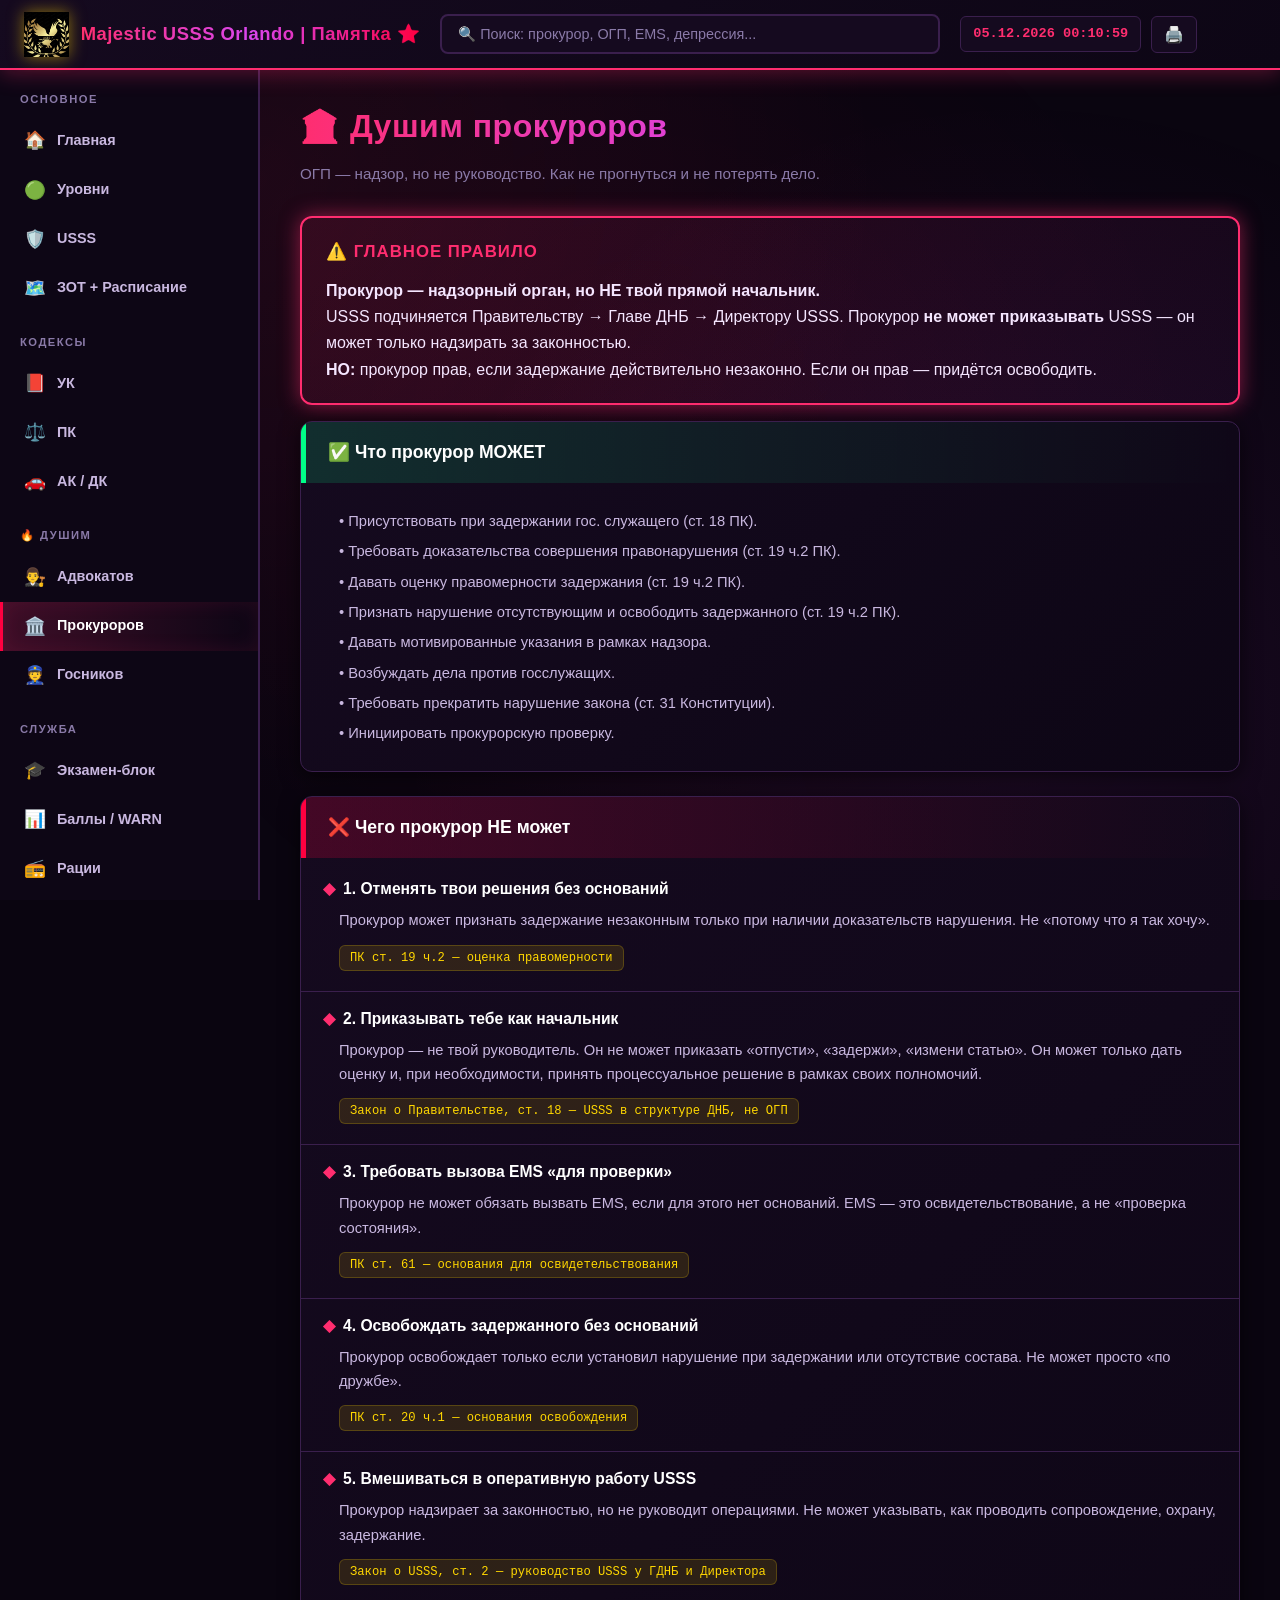
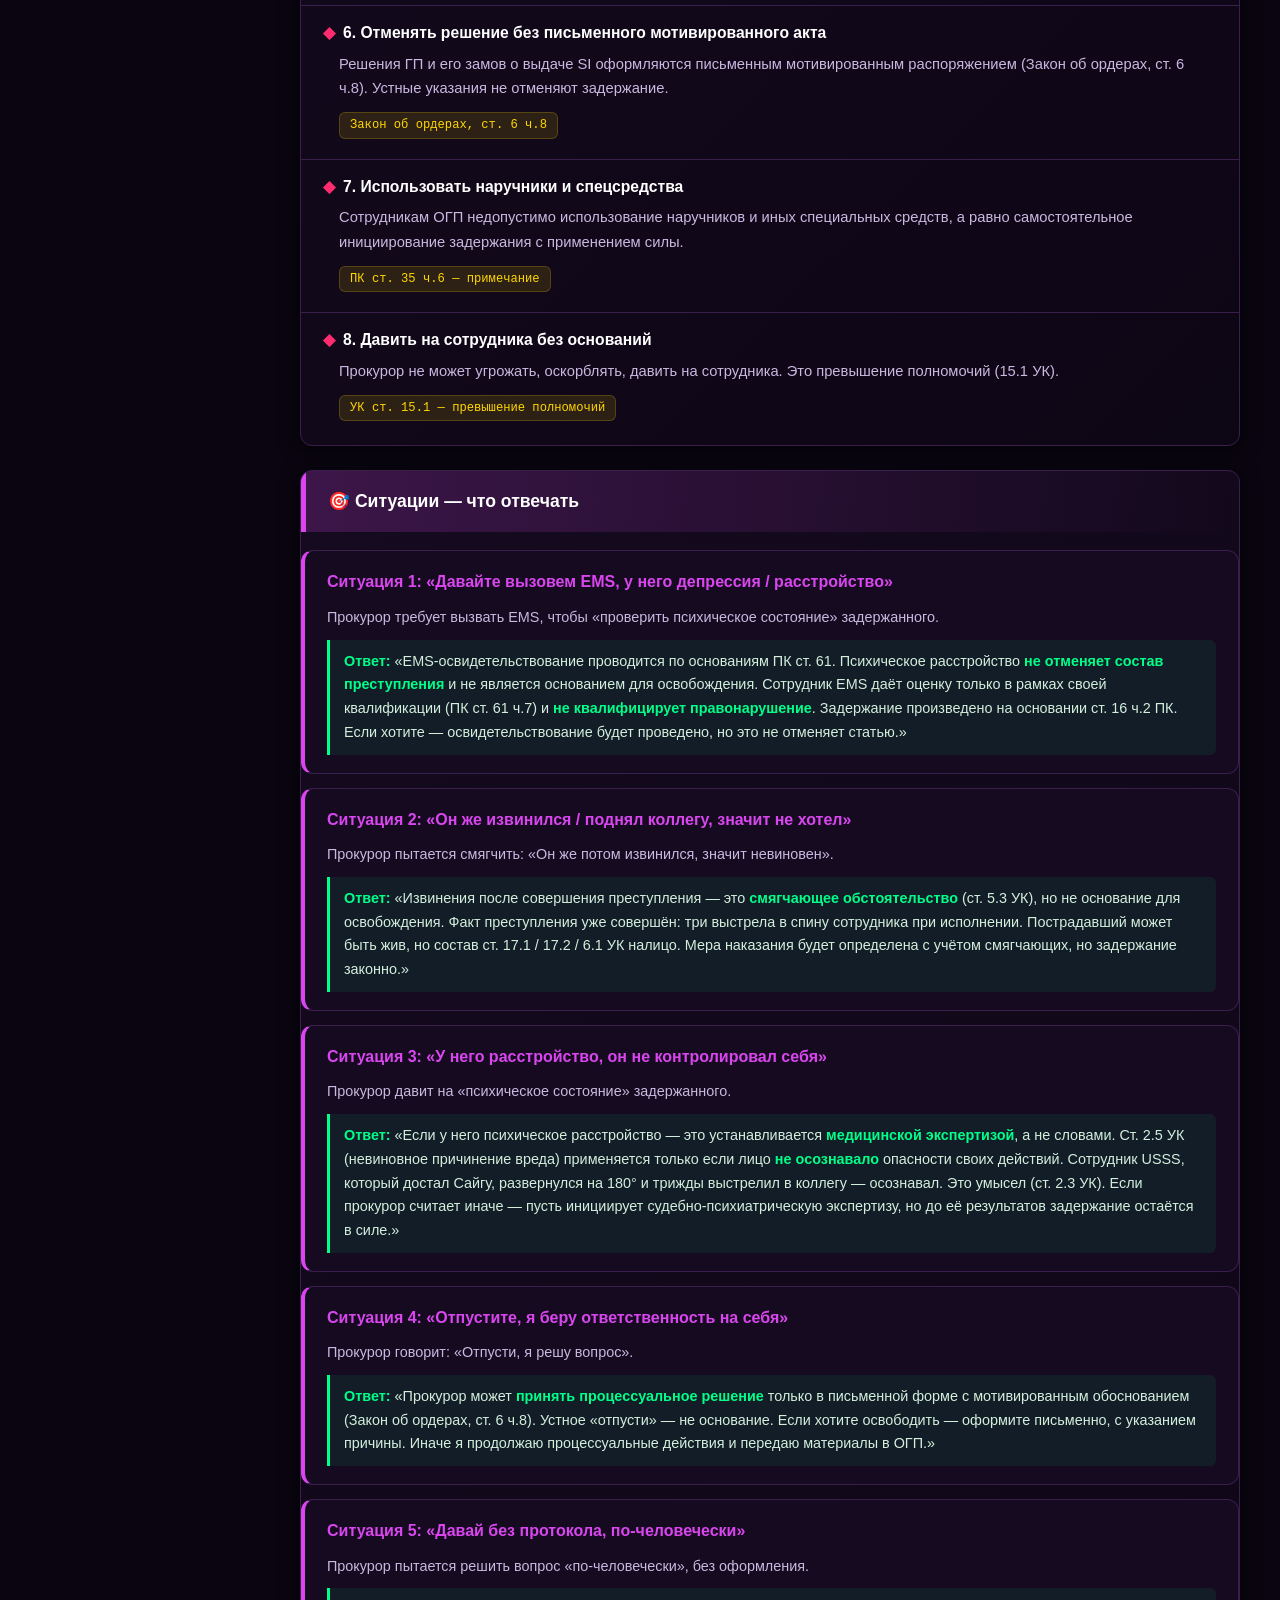
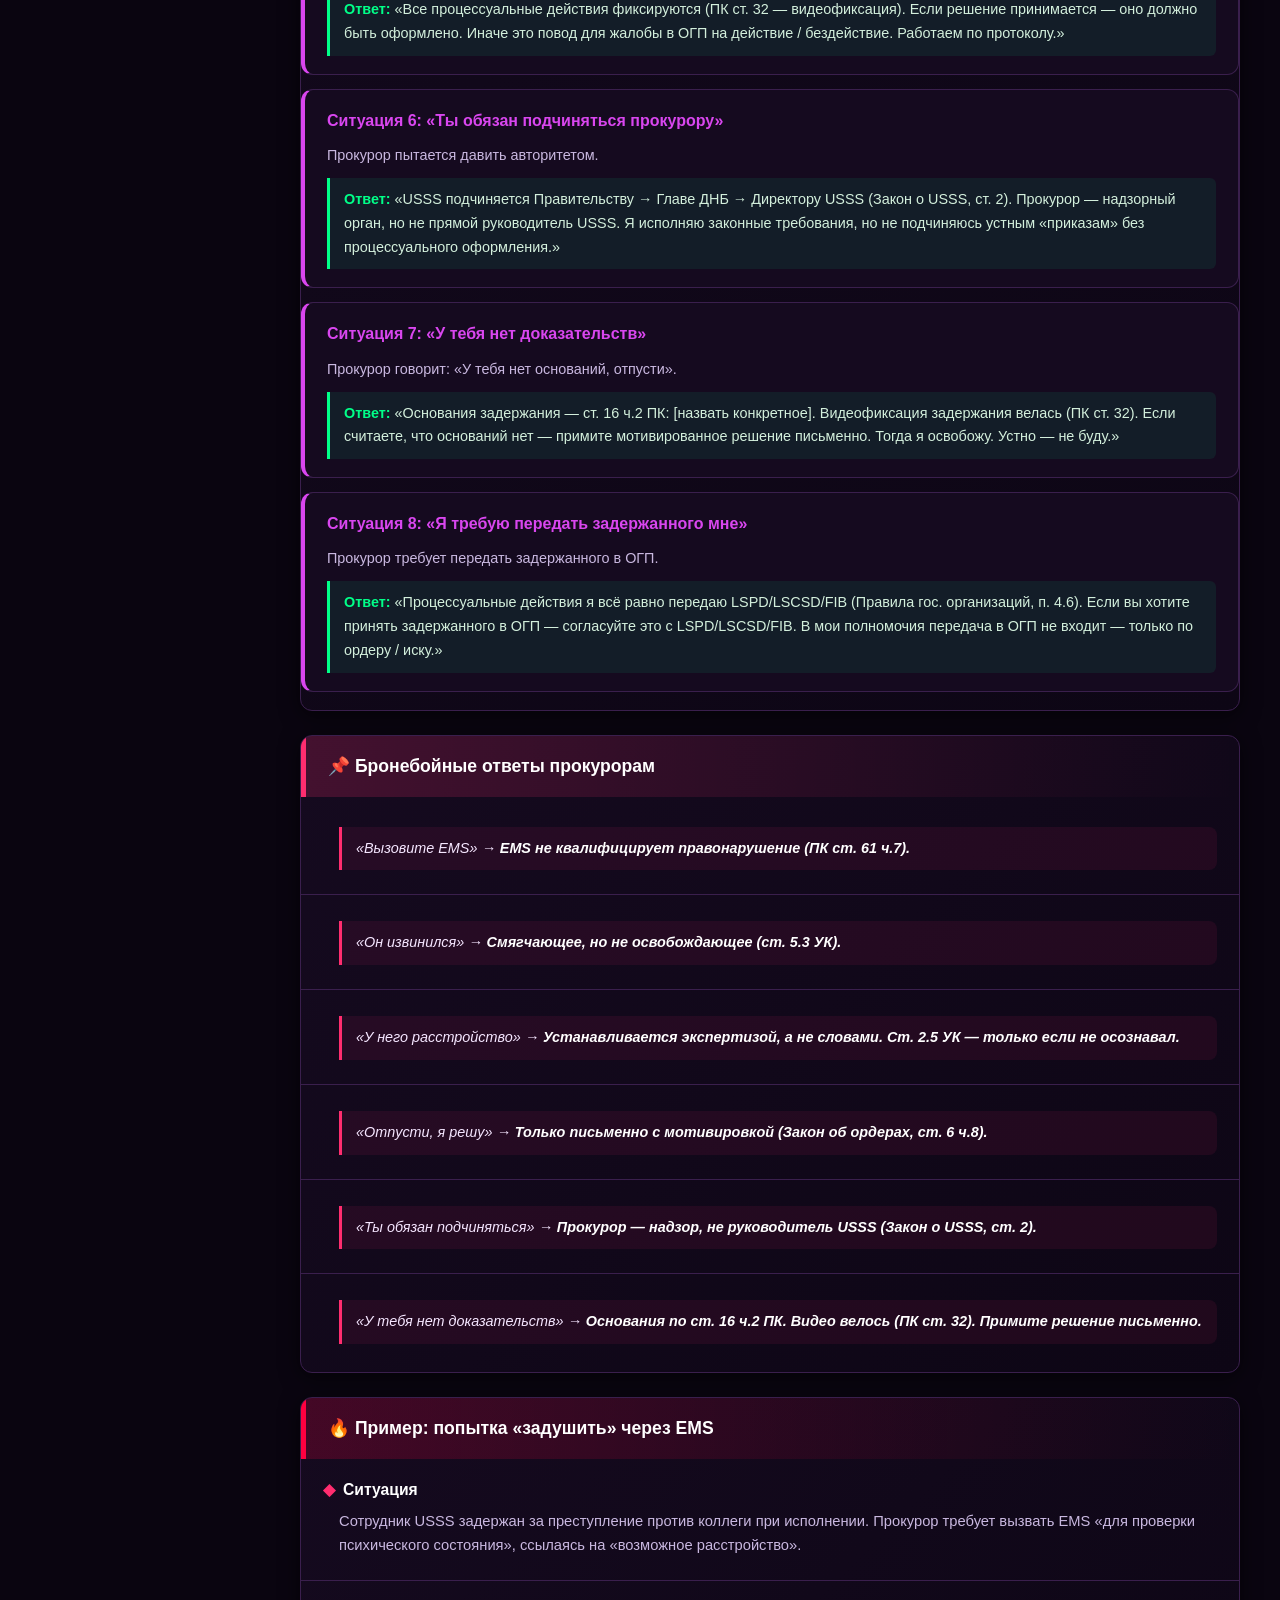
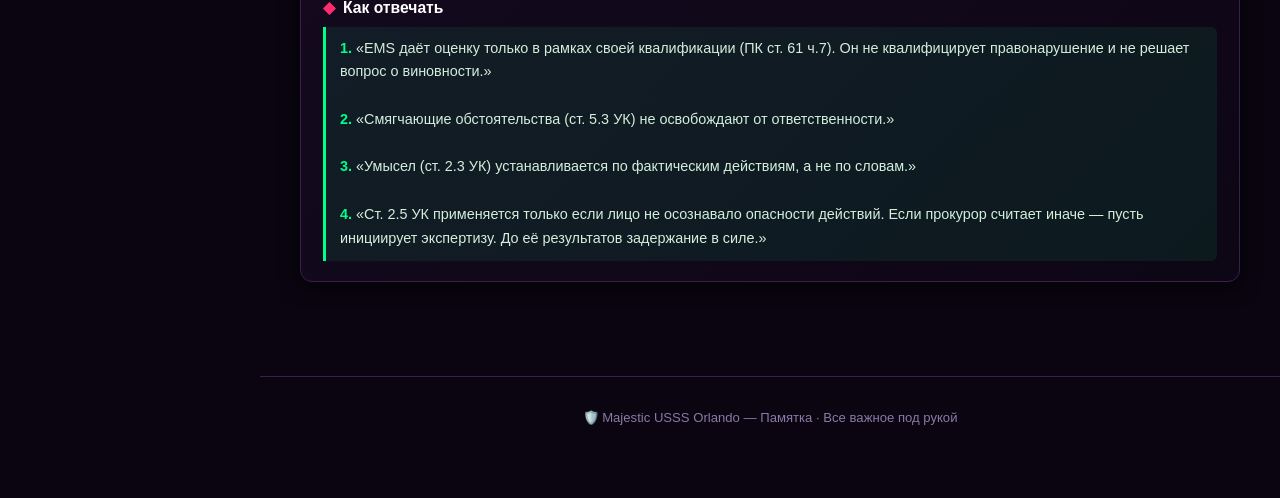
<file: prosecutors.html>
<!DOCTYPE html>
<html lang="ru">
<head>
<meta charset="UTF-8">
<meta name="viewport" content="width=device-width, initial-scale=1.0">
<title>Душим прокуроров | Majestic USSS Orlando ⭐</title>
<link rel="icon" type="image/png" href="images/logo.png">
<link rel="stylesheet" href="css/style.css">
</head>
<body>

<header class="header">
  <button class="menu-toggle" id="menuToggle">☰</button>
  <a href="index.html" class="header-logo">
    <img src="images/logo.png" alt="USSS">
    <span class="header-logo-text">Majestic USSS Orlando | Памятка ⭐</span>
  </a>
  <div class="header-search">
    <input type="text" id="search" placeholder="🔍 Поиск: прокурор, ОГП, EMS, депрессия...">
    <span class="search-count" id="searchCount">0</span>
  </div>
  <div class="header-right">
    <div class="clock" id="clock">--.--.---- --:--:--</div>
    <button class="header-btn" id="printBtn" title="Печать">🖨️</button>
  </div>
</header>

<aside class="sidebar">
  <div class="sidebar-section">
    <div class="sidebar-title">Основное</div>
    <a href="index.html" class="sidebar-link"><span class="icon">🏠</span> Главная</a>
    <a href="levels.html" class="sidebar-link"><span class="icon">🟢</span> Уровни</a>
    <a href="usss.html" class="sidebar-link"><span class="icon">🛡️</span> USSS</a>
    <a href="zot.html" class="sidebar-link"><span class="icon">🗺️</span> ЗОТ + Расписание</a>
  </div>
  <div class="sidebar-section">
    <div class="sidebar-title">Кодексы</div>
    <a href="uk.html" class="sidebar-link"><span class="icon">📕</span> УК</a>
    <a href="pk.html" class="sidebar-link"><span class="icon">⚖️</span> ПК</a>
    <a href="ak-dk.html" class="sidebar-link"><span class="icon">🚗</span> АК / ДК</a>
  </div>
  <div class="sidebar-section">
    <div class="sidebar-title">🔥 Душим</div>
    <a href="advocates.html" class="sidebar-link"><span class="icon">👨‍⚖️</span> Адвокатов</a>
    <a href="prosecutors.html" class="sidebar-link"><span class="icon">🏛️</span> Прокуроров</a>
    <a href="officials.html" class="sidebar-link"><span class="icon">👮</span> Госников</a>
  </div>
  <div class="sidebar-section">
    <div class="sidebar-title">Служба</div>
    <a href="exam.html" class="sidebar-link"><span class="icon">🎓</span> Экзамен-блок</a>
    <a href="points.html" class="sidebar-link"><span class="icon">📊</span> Баллы / WARN</a>
    <a href="radio.html" class="sidebar-link"><span class="icon">📻</span> Рации</a>
  </div>
  <div class="sidebar-section">
    <div class="sidebar-title">Справочники</div>
    <a href="codes.html" class="sidebar-link"><span class="icon">📚</span> Все кодексы</a>
  </div>
</aside>

<main class="main">

  <h1 class="page-title">🏛️ Душим прокуроров</h1>
  <p class="page-subtitle">ОГП — надзор, но не руководство. Как не прогнуться и не потерять дело.</p>

  <!-- ГЛАВНОЕ ПРАВИЛО -->
  <div class="cheat-sheet">
    <h3>⚠️ Главное правило</h3>
    <p><strong>Прокурор — надзорный орган, но НЕ твой прямой начальник.</strong></p>
    <p>USSS подчиняется Правительству → Главе ДНБ → Директору USSS. Прокурор <strong>не может приказывать</strong> USSS — он может только надзирать за законностью.</p>
    <p><strong>НО:</strong> прокурор прав, если задержание действительно незаконно. Если он прав — придётся освободить.</p>
  </div>

  <!-- ПРАВА ПРОКУРОРА -->
  <div class="section">
    <div class="section-title green">✅ Что прокурор МОЖЕТ</div>
    <div class="section-body">
      <div class="card">
        <p>• Присутствовать при задержании гос. служащего (ст. 18 ПК).</p>
        <p>• Требовать доказательства совершения правонарушения (ст. 19 ч.2 ПК).</p>
        <p>• Давать оценку правомерности задержания (ст. 19 ч.2 ПК).</p>
        <p>• Признать нарушение отсутствующим и освободить задержанного (ст. 19 ч.2 ПК).</p>
        <p>• Давать мотивированные указания в рамках надзора.</p>
        <p>• Возбуждать дела против госслужащих.</p>
        <p>• Требовать прекратить нарушение закона (ст. 31 Конституции).</p>
        <p>• Инициировать прокурорскую проверку.</p>
      </div>
    </div>
  </div>

  <!-- ЧЕГО ПРОКУРОР НЕ МОЖЕТ -->
  <div class="section">
    <div class="section-title red">❌ Чего прокурор НЕ может</div>
    <div class="section-body">

      <div class="card">
        <h4>1. Отменять твои решения без оснований</h4>
        <p>Прокурор может признать задержание незаконным только при наличии доказательств нарушения. Не «потому что я так хочу».</p>
        <span class="law">ПК ст. 19 ч.2 — оценка правомерности</span>
      </div>

      <div class="card">
        <h4>2. Приказывать тебе как начальник</h4>
        <p>Прокурор — не твой руководитель. Он не может приказать «отпусти», «задержи», «измени статью». Он может только дать оценку и, при необходимости, принять процессуальное решение в рамках своих полномочий.</p>
        <span class="law">Закон о Правительстве, ст. 18 — USSS в структуре ДНБ, не ОГП</span>
      </div>

      <div class="card">
        <h4>3. Требовать вызова EMS «для проверки»</h4>
        <p>Прокурор не может обязать вызвать EMS, если для этого нет оснований. EMS — это освидетельствование, а не «проверка состояния».</p>
        <span class="law">ПК ст. 61 — основания для освидетельствования</span>
      </div>

      <div class="card">
        <h4>4. Освобождать задержанного без оснований</h4>
        <p>Прокурор освобождает только если установил нарушение при задержании или отсутствие состава. Не может просто «по дружбе».</p>
        <span class="law">ПК ст. 20 ч.1 — основания освобождения</span>
      </div>

      <div class="card">
        <h4>5. Вмешиваться в оперативную работу USSS</h4>
        <p>Прокурор надзирает за законностью, но не руководит операциями. Не может указывать, как проводить сопровождение, охрану, задержание.</p>
        <span class="law">Закон о USSS, ст. 2 — руководство USSS у ГДНБ и Директора</span>
      </div>

      <div class="card">
        <h4>6. Отменять решение без письменного мотивированного акта</h4>
        <p>Решения ГП и его замов о выдаче SI оформляются письменным мотивированным распоряжением (Закон об ордерах, ст. 6 ч.8). Устные указания не отменяют задержание.</p>
        <span class="law">Закон об ордерах, ст. 6 ч.8</span>
      </div>

      <div class="card">
        <h4>7. Использовать наручники и спецсредства</h4>
        <p>Сотрудникам ОГП недопустимо использование наручников и иных специальных средств, а равно самостоятельное инициирование задержания с применением силы.</p>
        <span class="law">ПК ст. 35 ч.6 — примечание</span>
      </div>

      <div class="card">
        <h4>8. Давить на сотрудника без оснований</h4>
        <p>Прокурор не может угрожать, оскорблять, давить на сотрудника. Это превышение полномочий (15.1 УК).</p>
        <span class="law">УК ст. 15.1 — превышение полномочий</span>
      </div>

    </div>
  </div>

  <!-- СИТУАЦИИ -->
  <div class="section">
    <div class="section-title magenta">🎯 Ситуации — что отвечать</div>
    <div class="section-body">

      <div class="situation">
        <div class="situation-title">Ситуация 1: «Давайте вызовем EMS, у него депрессия / расстройство»</div>
        <div class="situation-what">Прокурор требует вызвать EMS, чтобы «проверить психическое состояние» задержанного.</div>
        <div class="situation-answer">
          <strong>Ответ:</strong> «EMS-освидетельствование проводится по основаниям ПК ст. 61. Психическое расстройство <strong>не отменяет состав преступления</strong> и не является основанием для освобождения. Сотрудник EMS даёт оценку только в рамках своей квалификации (ПК ст. 61 ч.7) и <strong>не квалифицирует правонарушение</strong>. Задержание произведено на основании ст. 16 ч.2 ПК. Если хотите — освидетельствование будет проведено, но это не отменяет статью.»
        </div>
      </div>

      <div class="situation">
        <div class="situation-title">Ситуация 2: «Он же извинился / поднял коллегу, значит не хотел»</div>
        <div class="situation-what">Прокурор пытается смягчить: «Он же потом извинился, значит невиновен».</div>
        <div class="situation-answer">
          <strong>Ответ:</strong> «Извинения после совершения преступления — это <strong>смягчающее обстоятельство</strong> (ст. 5.3 УК), но не основание для освобождения. Факт преступления уже совершён: три выстрела в спину сотрудника при исполнении. Пострадавший может быть жив, но состав ст. 17.1 / 17.2 / 6.1 УК налицо. Мера наказания будет определена с учётом смягчающих, но задержание законно.»
        </div>
      </div>

      <div class="situation">
        <div class="situation-title">Ситуация 3: «У него расстройство, он не контролировал себя»</div>
        <div class="situation-what">Прокурор давит на «психическое состояние» задержанного.</div>
        <div class="situation-answer">
          <strong>Ответ:</strong> «Если у него психическое расстройство — это устанавливается <strong>медицинской экспертизой</strong>, а не словами. Ст. 2.5 УК (невиновное причинение вреда) применяется только если лицо <strong>не осознавало</strong> опасности своих действий. Сотрудник USSS, который достал Сайгу, развернулся на 180° и трижды выстрелил в коллегу — осознавал. Это умысел (ст. 2.3 УК). Если прокурор считает иначе — пусть инициирует судебно-психиатрическую экспертизу, но до её результатов задержание остаётся в силе.»
        </div>
      </div>

      <div class="situation">
        <div class="situation-title">Ситуация 4: «Отпустите, я беру ответственность на себя»</div>
        <div class="situation-what">Прокурор говорит: «Отпусти, я решу вопрос».</div>
        <div class="situation-answer">
          <strong>Ответ:</strong> «Прокурор может <strong>принять процессуальное решение</strong> только в письменной форме с мотивированным обоснованием (Закон об ордерах, ст. 6 ч.8). Устное «отпусти» — не основание. Если хотите освободить — оформите письменно, с указанием причины. Иначе я продолжаю процессуальные действия и передаю материалы в ОГП.»
        </div>
      </div>

      <div class="situation">
        <div class="situation-title">Ситуация 5: «Давай без протокола, по-человечески»</div>
        <div class="situation-what">Прокурор пытается решить вопрос «по-человечески», без оформления.</div>
        <div class="situation-answer">
          <strong>Ответ:</strong> «Все процессуальные действия фиксируются (ПК ст. 32 — видеофиксация). Если решение принимается — оно должно быть оформлено. Иначе это повод для жалобы в ОГП на действие / бездействие. Работаем по протоколу.»
        </div>
      </div>

      <div class="situation">
        <div class="situation-title">Ситуация 6: «Ты обязан подчиняться прокурору»</div>
        <div class="situation-what">Прокурор пытается давить авторитетом.</div>
        <div class="situation-answer">
          <strong>Ответ:</strong> «USSS подчиняется Правительству → Главе ДНБ → Директору USSS (Закон о USSS, ст. 2). Прокурор — надзорный орган, но не прямой руководитель USSS. Я исполняю законные требования, но не подчиняюсь устным «приказам» без процессуального оформления.»
        </div>
      </div>

      <div class="situation">
        <div class="situation-title">Ситуация 7: «У тебя нет доказательств»</div>
        <div class="situation-what">Прокурор говорит: «У тебя нет оснований, отпусти».</div>
        <div class="situation-answer">
          <strong>Ответ:</strong> «Основания задержания — ст. 16 ч.2 ПК: [назвать конкретное]. Видеофиксация задержания велась (ПК ст. 32). Если считаете, что оснований нет — примите мотивированное решение письменно. Тогда я освобожу. Устно — не буду.»
        </div>
      </div>

      <div class="situation">
        <div class="situation-title">Ситуация 8: «Я требую передать задержанного мне»</div>
        <div class="situation-what">Прокурор требует передать задержанного в ОГП.</div>
        <div class="situation-answer">
          <strong>Ответ:</strong> «Процессуальные действия я всё равно передаю LSPD/LSCSD/FIB (Правила гос. организаций, п. 4.6). Если вы хотите принять задержанного в ОГП — согласуйте это с LSPD/LSCSD/FIB. В мои полномочия передача в ОГП не входит — только по ордеру / иску.»
        </div>
      </div>

    </div>
  </div>

  <!-- БРОНЕБОЙНЫЕ ОТВЕТЫ -->
  <div class="section">
    <div class="section-title pink">📌 Бронебойные ответы прокурорам</div>
    <div class="section-body">
      <div class="card">
        <div class="quote">«Вызовите EMS» → <strong>EMS не квалифицирует правонарушение (ПК ст. 61 ч.7).</strong></div>
      </div>
      <div class="card">
        <div class="quote">«Он извинился» → <strong>Смягчающее, но не освобождающее (ст. 5.3 УК).</strong></div>
      </div>
      <div class="card">
        <div class="quote">«У него расстройство» → <strong>Устанавливается экспертизой, а не словами. Ст. 2.5 УК — только если не осознавал.</strong></div>
      </div>
      <div class="card">
        <div class="quote">«Отпусти, я решу» → <strong>Только письменно с мотивировкой (Закон об ордерах, ст. 6 ч.8).</strong></div>
      </div>
      <div class="card">
        <div class="quote">«Ты обязан подчиняться» → <strong>Прокурор — надзор, не руководитель USSS (Закон о USSS, ст. 2).</strong></div>
      </div>
      <div class="card">
        <div class="quote">«У тебя нет доказательств» → <strong>Основания по ст. 16 ч.2 ПК. Видео велось (ПК ст. 32). Примите решение письменно.</strong></div>
      </div>
    </div>
  </div>

    <!-- ПРИМЕР СИТУАЦИИ -->
  <div class="section">
    <div class="section-title red">🔥 Пример: попытка «задушить» через EMS</div>
    <div class="section-body">
      <div class="card">
        <h4>Ситуация</h4>
        <p>Сотрудник USSS задержан за преступление против коллеги при исполнении. Прокурор требует вызвать EMS «для проверки психического состояния», ссылаясь на «возможное расстройство».</p>
      </div>
      <div class="card">
        <h4>Как отвечать</h4>
        <div class="situation-answer">
          <strong>1.</strong> «EMS даёт оценку только в рамках своей квалификации (ПК ст. 61 ч.7). Он не квалифицирует правонарушение и не решает вопрос о виновности.»
          <br><br>
          <strong>2.</strong> «Смягчающие обстоятельства (ст. 5.3 УК) не освобождают от ответственности.»
          <br><br>
          <strong>3.</strong> «Умысел (ст. 2.3 УК) устанавливается по фактическим действиям, а не по словам.»
          <br><br>
          <strong>4.</strong> «Ст. 2.5 УК применяется только если лицо не осознавало опасности действий. Если прокурор считает иначе — пусть инициирует экспертизу. До её результатов задержание в силе.»
        </div>
      </div>
    </div>
  </div>
</main>

<footer class="footer">
  🛡️ Majestic USSS Orlando — Памятка · Все важное под рукой
</footer>

<button id="topBtn" title="Наверх">↑</button>

<script src="js/main.js"></script>
<script src="js/search.js"></script>

</body>
</html>
</file>
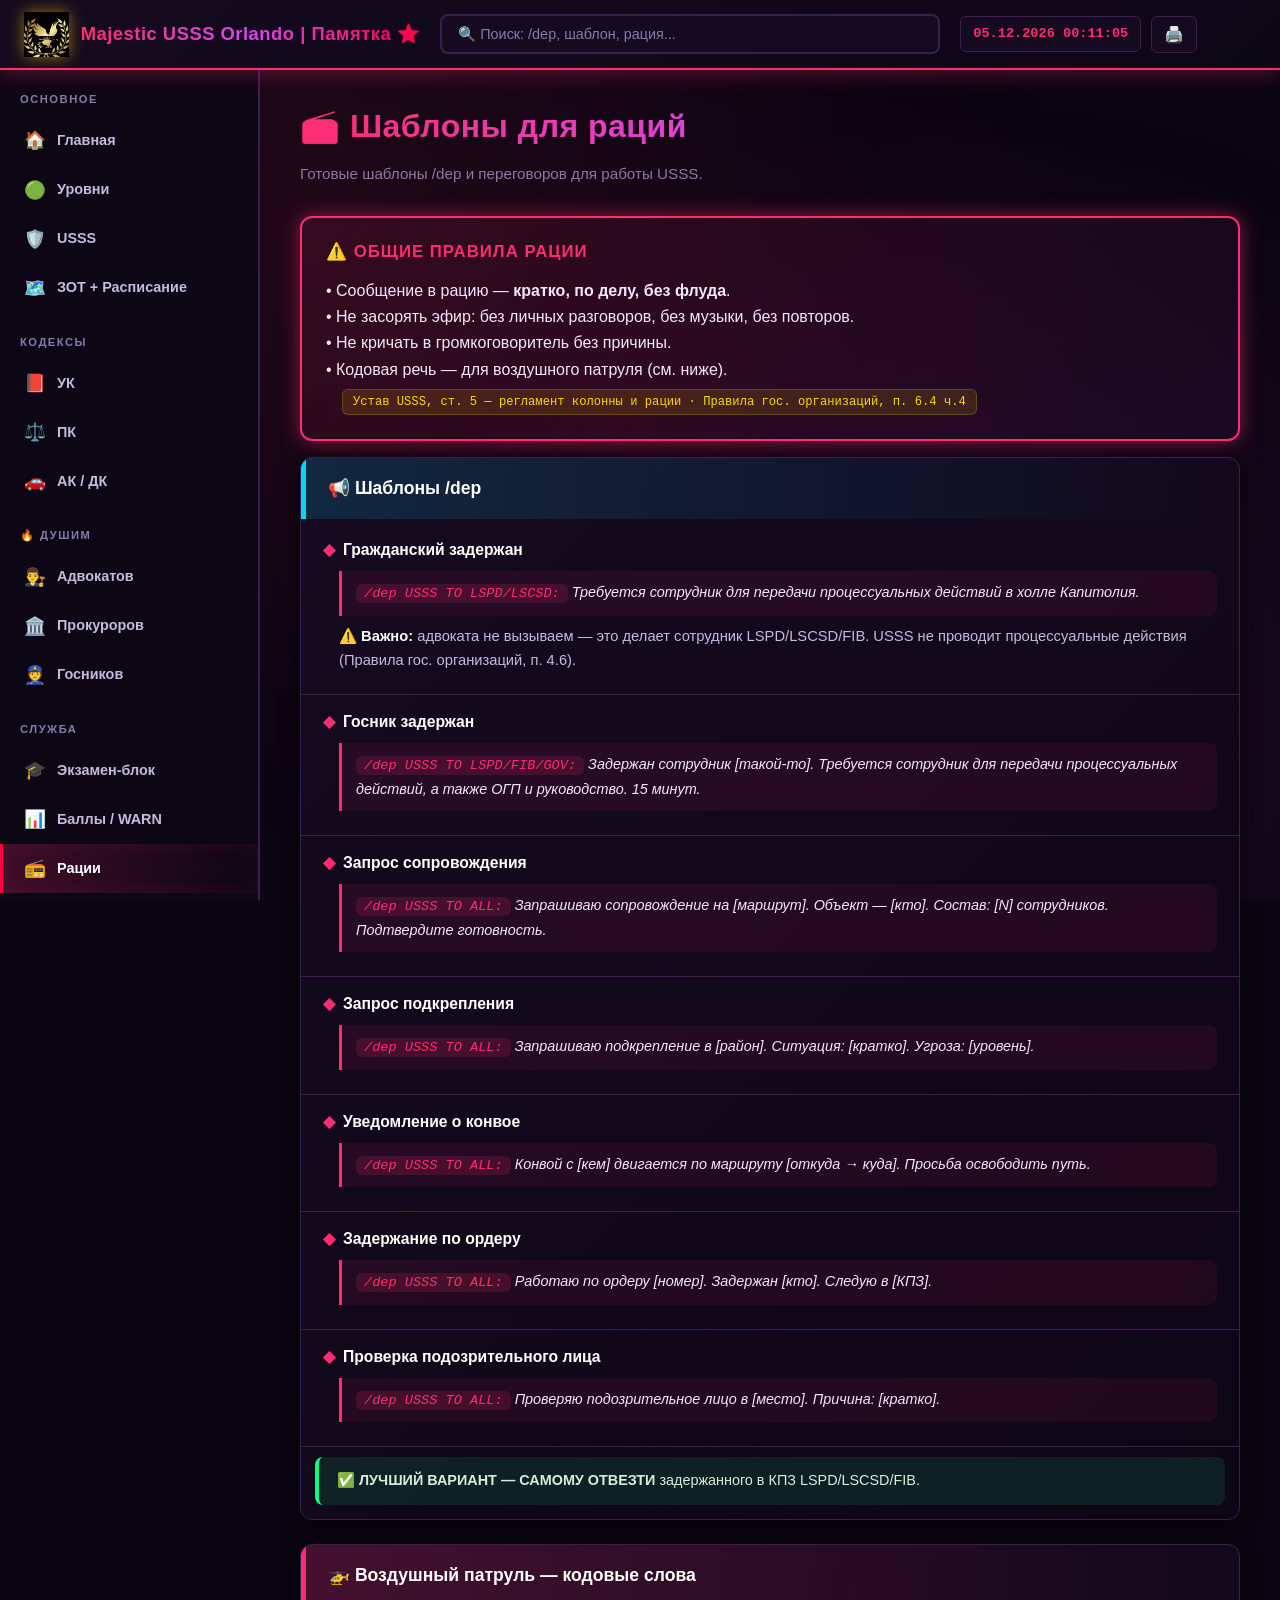
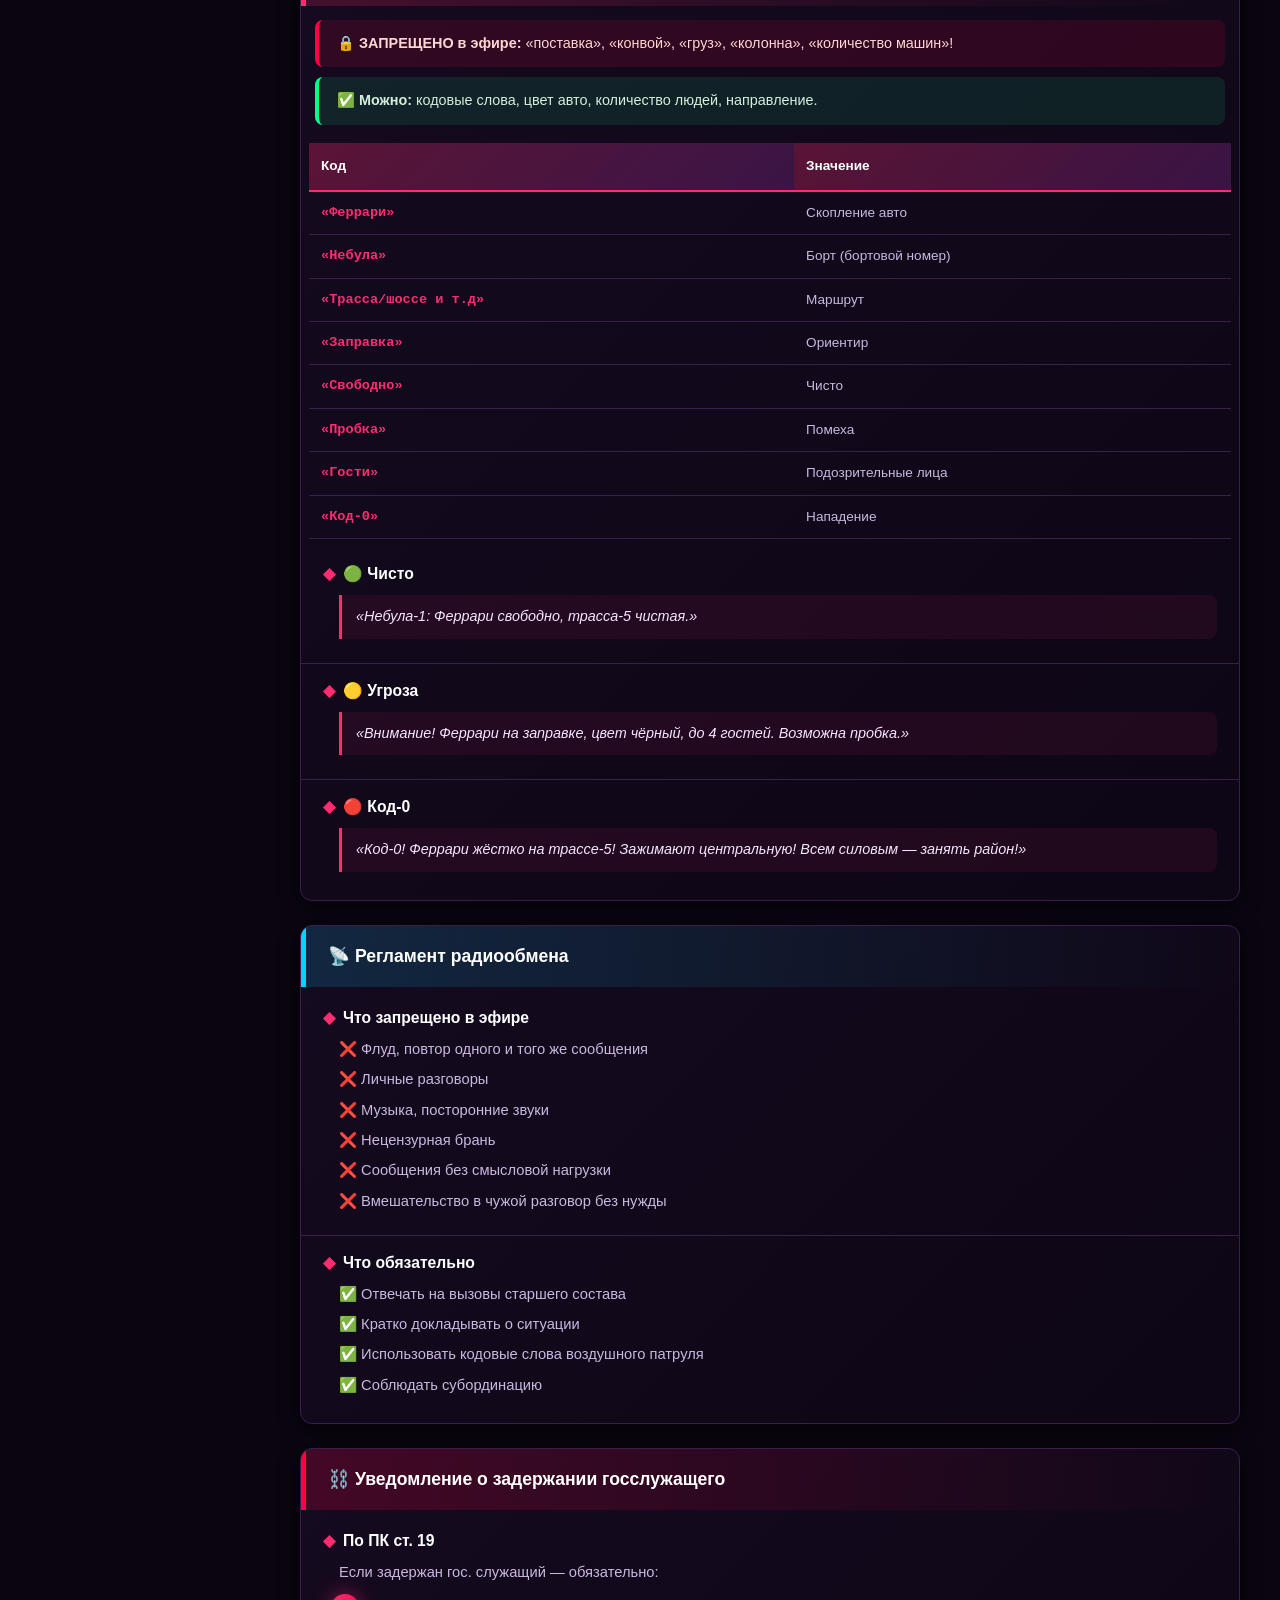
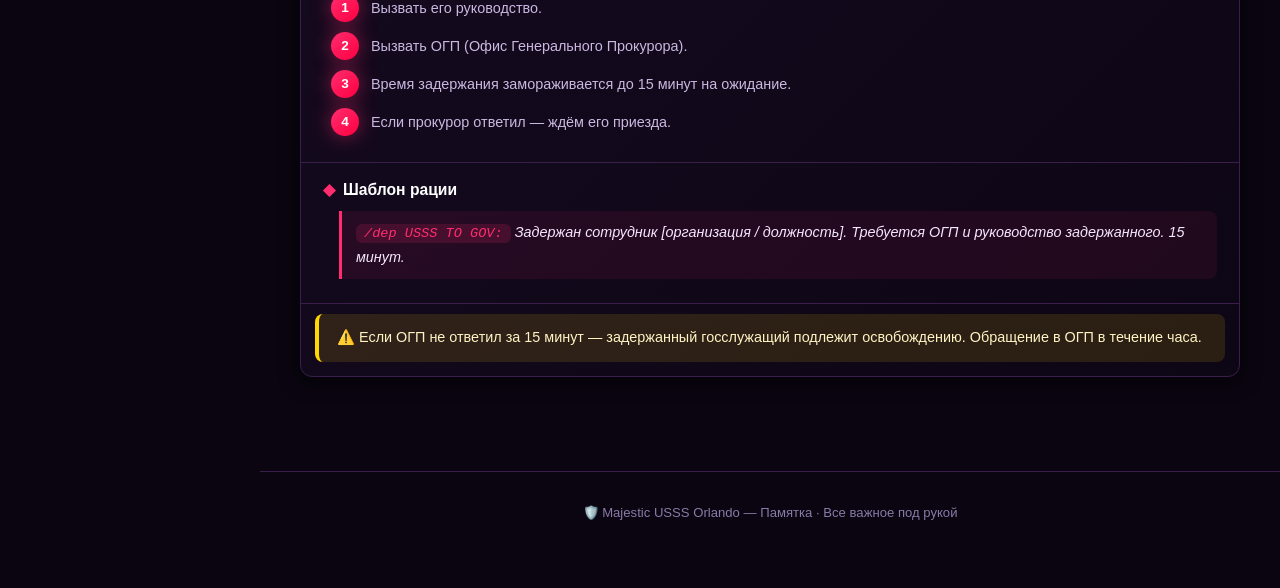
<file: radio.html>
<!DOCTYPE html>
<html lang="ru">
<head>
<meta charset="UTF-8">
<meta name="viewport" content="width=device-width, initial-scale=1.0">
<title>Рации | Majestic USSS Orlando ⭐</title>
<link rel="icon" type="image/png" href="images/logo.png">
<link rel="stylesheet" href="css/style.css">
</head>
<body>

<header class="header">
  <button class="menu-toggle" id="menuToggle">☰</button>
  <a href="index.html" class="header-logo">
    <img src="images/logo.png" alt="USSS">
    <span class="header-logo-text">Majestic USSS Orlando | Памятка ⭐</span>
  </a>
  <div class="header-search">
    <input type="text" id="search" placeholder="🔍 Поиск: /dep, шаблон, рация...">
    <span class="search-count" id="searchCount">0</span>
  </div>
  <div class="header-right">
    <div class="clock" id="clock">--.--.---- --:--:--</div>
    <button class="header-btn" id="printBtn" title="Печать">🖨️</button>
  </div>
</header>

<aside class="sidebar">
  <div class="sidebar-section">
    <div class="sidebar-title">Основное</div>
    <a href="index.html" class="sidebar-link"><span class="icon">🏠</span> Главная</a>
    <a href="levels.html" class="sidebar-link"><span class="icon">🟢</span> Уровни</a>
    <a href="usss.html" class="sidebar-link"><span class="icon">🛡️</span> USSS</a>
    <a href="zot.html" class="sidebar-link"><span class="icon">🗺️</span> ЗОТ + Расписание</a>
  </div>
  <div class="sidebar-section">
    <div class="sidebar-title">Кодексы</div>
    <a href="uk.html" class="sidebar-link"><span class="icon">📕</span> УК</a>
    <a href="pk.html" class="sidebar-link"><span class="icon">⚖️</span> ПК</a>
    <a href="ak-dk.html" class="sidebar-link"><span class="icon">🚗</span> АК / ДК</a>
  </div>
  <div class="sidebar-section">
    <div class="sidebar-title">🔥 Душим</div>
    <a href="advocates.html" class="sidebar-link"><span class="icon">👨‍⚖️</span> Адвокатов</a>
    <a href="prosecutors.html" class="sidebar-link"><span class="icon">🏛️</span> Прокуроров</a>
    <a href="officials.html" class="sidebar-link"><span class="icon">👮</span> Госников</a>
  </div>
  <div class="sidebar-section">
    <div class="sidebar-title">Служба</div>
    <a href="exam.html" class="sidebar-link"><span class="icon">🎓</span> Экзамен-блок</a>
    <a href="points.html" class="sidebar-link"><span class="icon">📊</span> Баллы / WARN</a>
    <a href="radio.html" class="sidebar-link"><span class="icon">📻</span> Рации</a>
  </div>
  <div class="sidebar-section">
    <div class="sidebar-title">Справочники</div>
    <a href="codes.html" class="sidebar-link"><span class="icon">📚</span> Все кодексы</a>
  </div>
</aside>

<main class="main">

  <h1 class="page-title">📻 Шаблоны для раций</h1>
  <p class="page-subtitle">Готовые шаблоны /dep и переговоров для работы USSS.</p>

  <!-- ВАЖНО -->
  <div class="cheat-sheet">
    <h3>⚠️ Общие правила рации</h3>
    <p>• Сообщение в рацию — <strong>кратко, по делу, без флуда</strong>.</p>
    <p>• Не засорять эфир: без личных разговоров, без музыки, без повторов.</p>
    <p>• Не кричать в громкоговоритель без причины.</p>
    <p>• Кодовая речь — для воздушного патруля (см. ниже).</p>
    <span class="law">Устав USSS, ст. 5 — регламент колонны и рации · Правила гос. организаций, п. 6.4 ч.4</span>
  </div>

  <!-- ШАБЛОНЫ /DEP -->
  <div class="section">
    <div class="section-title blue">📢 Шаблоны /dep</div>
    <div class="section-body">

      <div class="card">
        <h4>Гражданский задержан</h4>
        <div class="quote"><code>/dep USSS TO LSPD/LSCSD:</code> Требуется сотрудник для передачи процессуальных действий в холле Капитолия.</div>
        <p><strong>⚠️ Важно:</strong> адвоката не вызываем — это делает сотрудник LSPD/LSCSD/FIB. USSS не проводит процессуальные действия (Правила гос. организаций, п. 4.6).</p>
      </div>

      <div class="card">
        <h4>Госник задержан</h4>
        <div class="quote"><code>/dep USSS TO LSPD/FIB/GOV:</code> Задержан сотрудник [такой-то]. Требуется сотрудник для передачи процессуальных действий, а также ОГП и руководство. 15 минут.</div>
      </div>

      <div class="card">
        <h4>Запрос сопровождения</h4>
        <div class="quote"><code>/dep USSS TO ALL:</code> Запрашиваю сопровождение на [маршрут]. Объект — [кто]. Состав: [N] сотрудников. Подтвердите готовность.</div>
      </div>

      <div class="card">
        <h4>Запрос подкрепления</h4>
        <div class="quote"><code>/dep USSS TO ALL:</code> Запрашиваю подкрепление в [район]. Ситуация: [кратко]. Угроза: [уровень].</div>
      </div>

      <div class="card">
        <h4>Уведомление о конвое</h4>
        <div class="quote"><code>/dep USSS TO ALL:</code> Конвой с [кем] двигается по маршруту [откуда → куда]. Просьба освободить путь.</div>
      </div>

      <div class="card">
        <h4>Задержание по ордеру</h4>
        <div class="quote"><code>/dep USSS TO ALL:</code> Работаю по ордеру [номер]. Задержан [кто]. Следую в [КПЗ].</div>
      </div>

      <div class="card">
        <h4>Проверка подозрительного лица</h4>
        <div class="quote"><code>/dep USSS TO ALL:</code> Проверяю подозрительное лицо в [место]. Причина: [кратко].</div>
      </div>

      <div class="alert green">
        ✅ <strong>ЛУЧШИЙ ВАРИАНТ — САМОМУ ОТВЕЗТИ</strong> задержанного в КПЗ LSPD/LSCSD/FIB.
      </div>

    </div>
  </div>

  <!-- ВОЗДУШНЫЙ ПАТРУЛЬ -->
  <div class="section">
    <div class="section-title pink">🚁 Воздушный патруль — кодовые слова</div>
    <div class="section-body">

      <div class="alert red">
        🔒 <strong>ЗАПРЕЩЕНО в эфире:</strong> «поставка», «конвой», «груз», «колонна», «количество машин»!
      </div>

      <div class="alert green">
        ✅ <strong>Можно:</strong> кодовые слова, цвет авто, количество людей, направление.
      </div>

      <div class="table-wrap">
        <table>
          <tr><th>Код</th><th>Значение</th></tr>
          <tr><td class="num">«Феррари»</td><td>Скопление авто</td></tr>
          <tr><td class="num">«Небула»</td><td>Борт (бортовой номер)</td></tr>
          <tr><td class="num">«Трасса/шоссе и т.д»</td><td>Маршрут</td></tr>
          <tr><td class="num">«Заправка»</td><td>Ориентир</td></tr>
          <tr><td class="num">«Свободно»</td><td>Чисто</td></tr>
          <tr><td class="num">«Пробка»</td><td>Помеха</td></tr>
          <tr><td class="num">«Гости»</td><td>Подозрительные лица</td></tr>
          <tr><td class="num">«Код-0»</td><td>Нападение</td></tr>
        </table>
      </div>

      <div class="card">
        <h4>🟢 Чисто</h4>
        <div class="quote">«Небула-1: Феррари свободно, трасса-5 чистая.»</div>
      </div>

      <div class="card">
        <h4>🟡 Угроза</h4>
        <div class="quote">«Внимание! Феррари на заправке, цвет чёрный, до 4 гостей. Возможна пробка.»</div>
      </div>

      <div class="card">
        <h4>🔴 Код-0</h4>
        <div class="quote">«Код-0! Феррари жёстко на трассе-5! Зажимают центральную! Всем силовым — занять район!»</div>
      </div>

    </div>
  </div>

  <!-- РЕГЛАМЕНТ РАЦИИ -->
  <div class="section">
    <div class="section-title blue">📡 Регламент радиообмена</div>
    <div class="section-body">
      <div class="card">
        <h4>Что запрещено в эфире</h4>
        <p>❌ Флуд, повтор одного и того же сообщения</p>
        <p>❌ Личные разговоры</p>
        <p>❌ Музыка, посторонние звуки</p>
        <p>❌ Нецензурная брань</p>
        <p>❌ Сообщения без смысловой нагрузки</p>
        <p>❌ Вмешательство в чужой разговор без нужды</p>
      </div>
      <div class="card">
        <h4>Что обязательно</h4>
        <p>✅ Отвечать на вызовы старшего состава</p>
        <p>✅ Кратко докладывать о ситуации</p>
        <p>✅ Использовать кодовые слова воздушного патруля</p>
        <p>✅ Соблюдать субординацию</p>
      </div>
    </div>
  </div>

  <!-- УВЕДОМЛЕНИЕ О ЗАДЕРЖАНИИ ГОСНИКА -->
  <div class="section">
    <div class="section-title red">⛓️ Уведомление о задержании госслужащего</div>
    <div class="section-body">
      <div class="card">
        <h4>По ПК ст. 19</h4>
        <p>Если задержан гос. служащий — обязательно:</p>
        <div class="step"><div class="step-num">1</div><div class="step-text">Вызвать его руководство.</div></div>
        <div class="step"><div class="step-num">2</div><div class="step-text">Вызвать ОГП (Офис Генерального Прокурора).</div></div>
        <div class="step"><div class="step-num">3</div><div class="step-text">Время задержания замораживается до 15 минут на ожидание.</div></div>
        <div class="step"><div class="step-num">4</div><div class="step-text">Если прокурор ответил — ждём его приезда.</div></div>
      </div>
      <div class="card">
        <h4>Шаблон рации</h4>
        <div class="quote"><code>/dep USSS TO GOV:</code> Задержан сотрудник [организация / должность]. Требуется ОГП и руководство задержанного. 15 минут.</div>
      </div>
      <div class="alert yellow">
        ⚠️ Если ОГП не ответил за 15 минут — задержанный госслужащий подлежит освобождению. Обращение в ОГП в течение часа.
      </div>
    </div>
  </div>

</main>

<footer class="footer">
  🛡️ Majestic USSS Orlando — Памятка · Все важное под рукой
</footer>

<button id="topBtn" title="Наверх">↑</button>

<script src="js/main.js"></script>
<script src="js/search.js"></script>

</body>
</html>
</file>
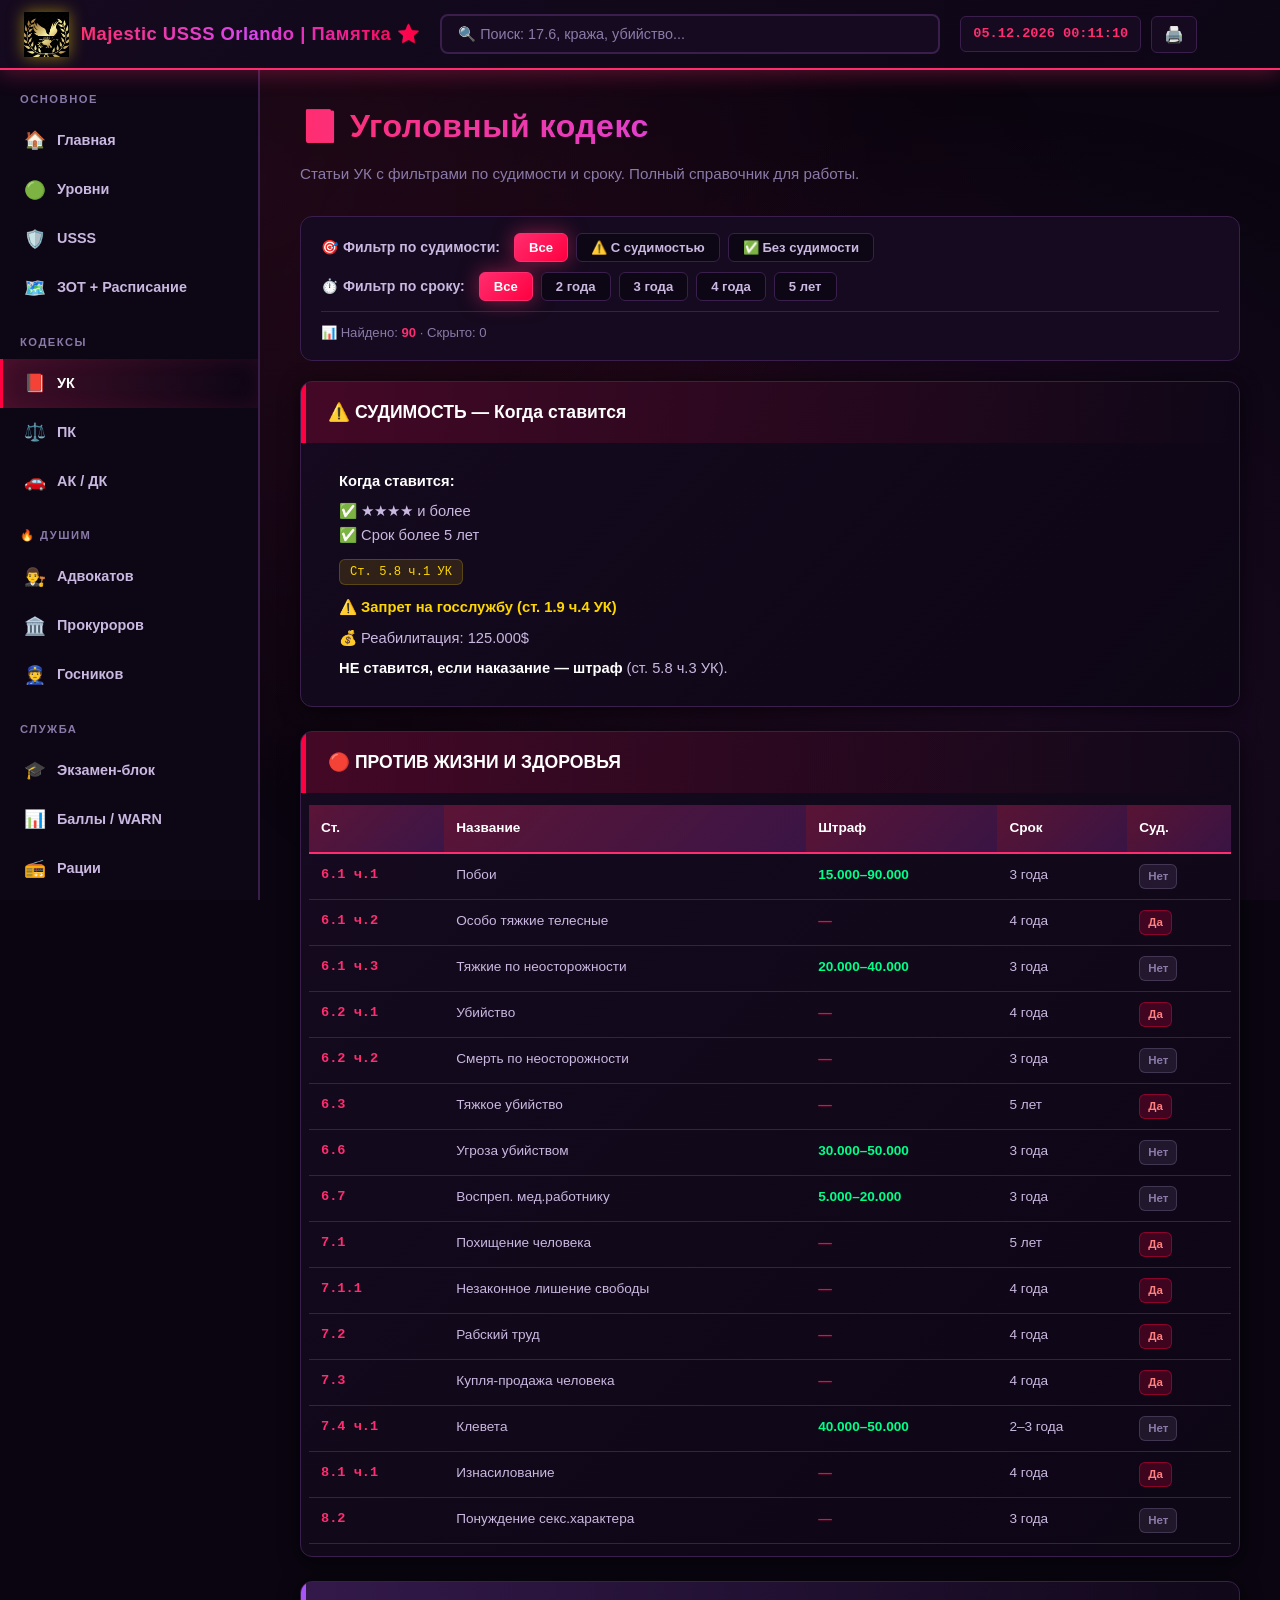
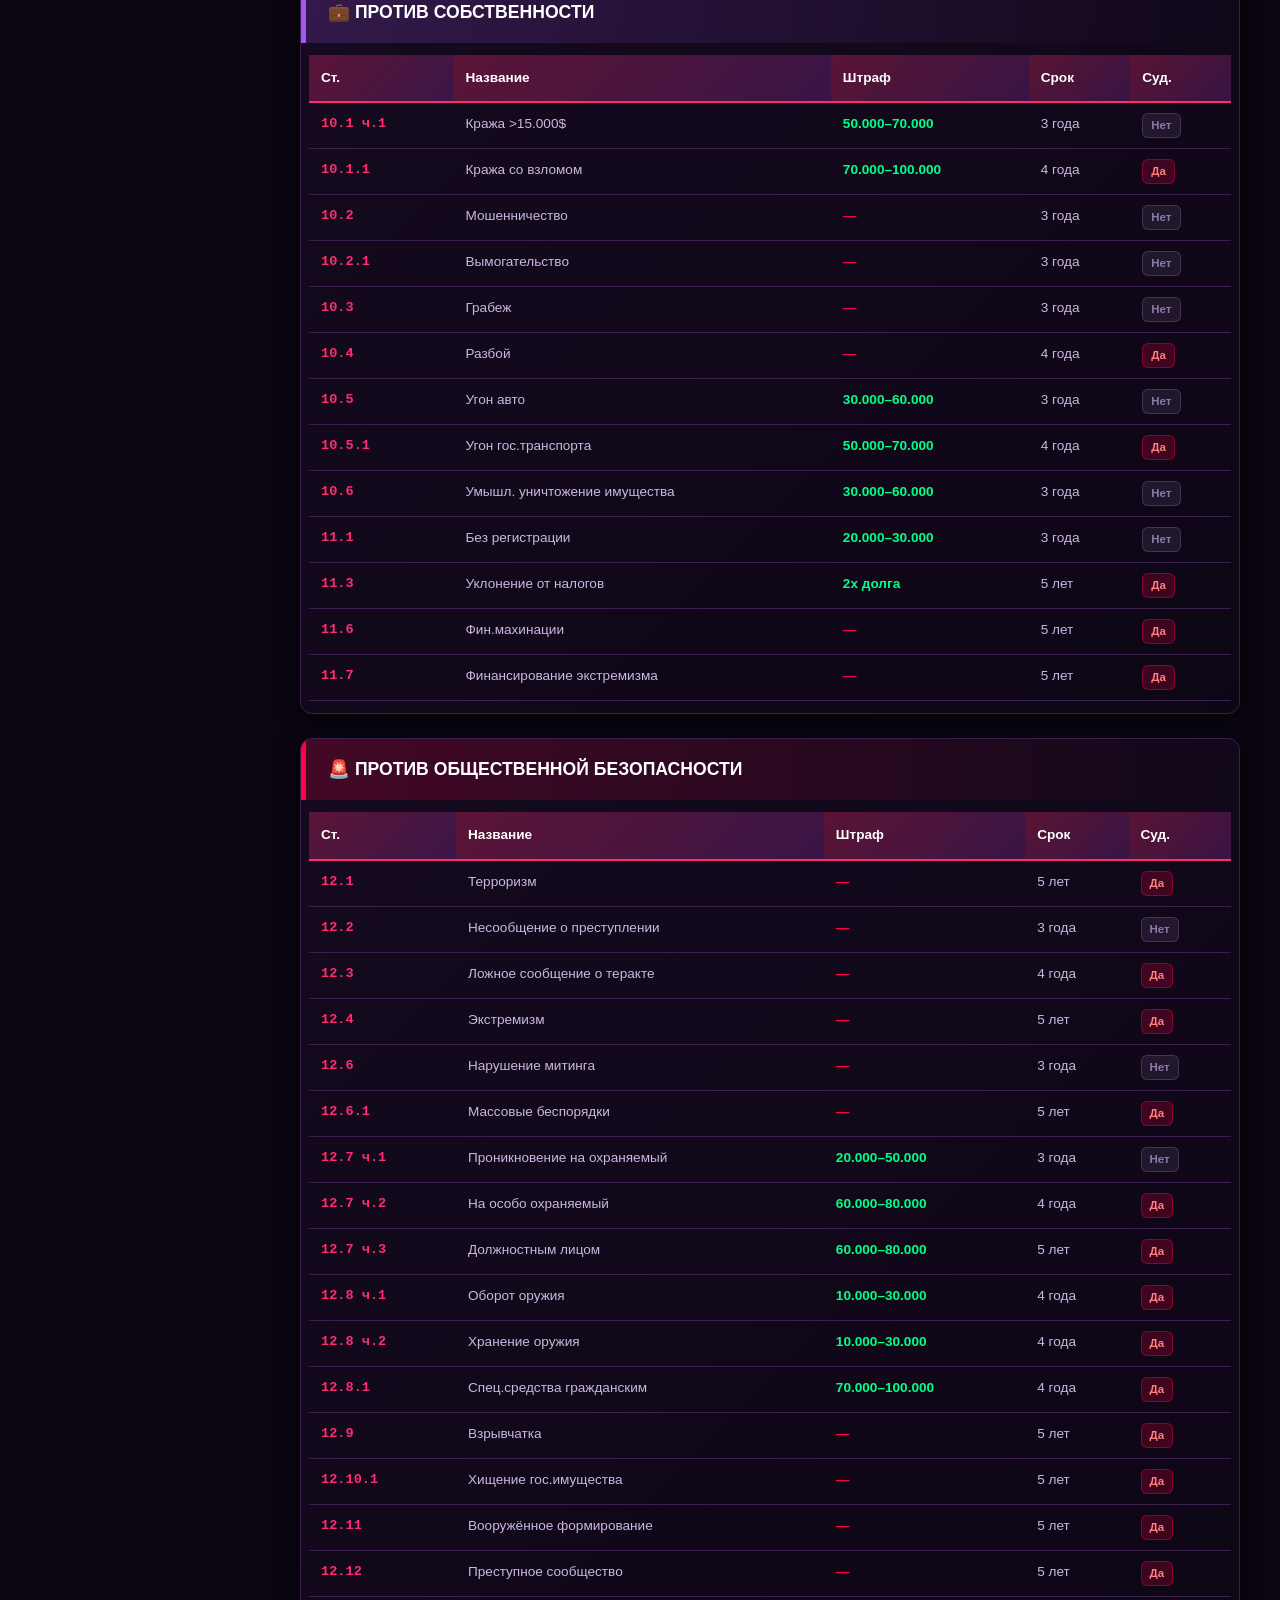
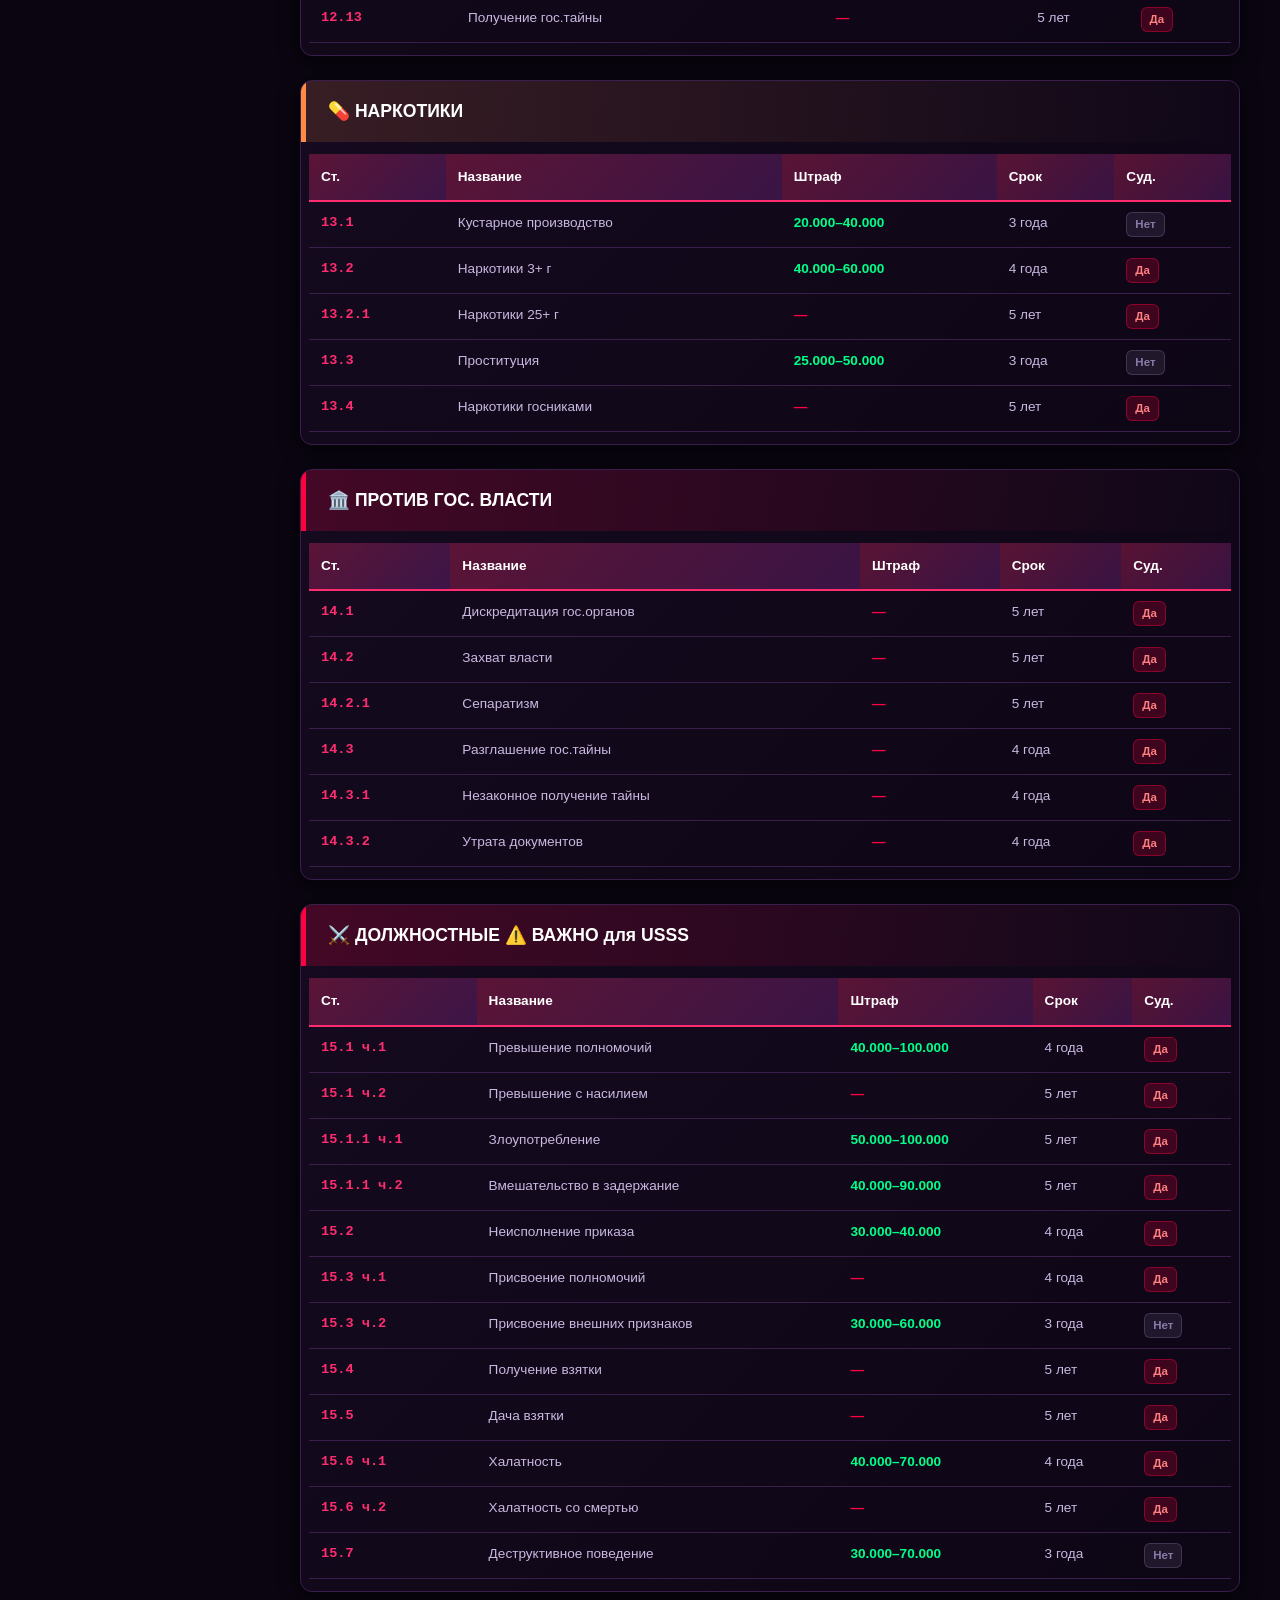
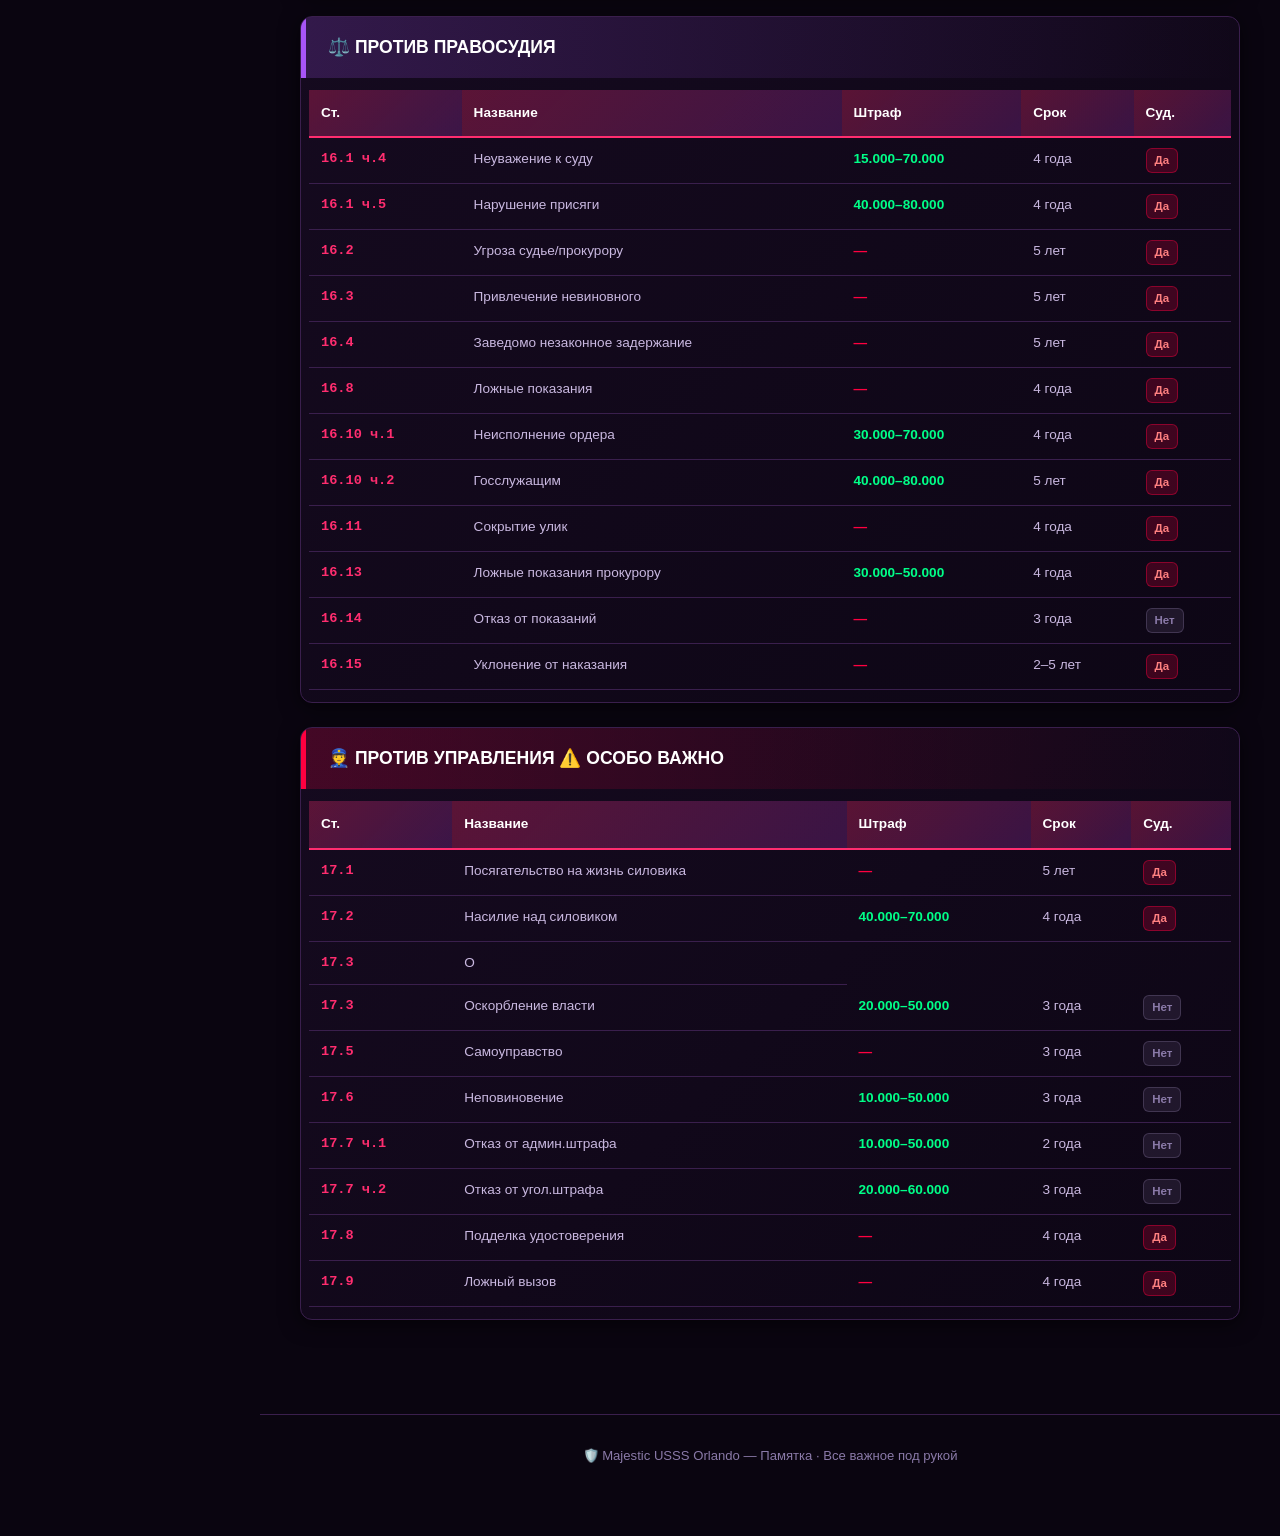
<file: uk.html>
<!DOCTYPE html>
<html lang="ru">
<head>
<meta charset="UTF-8">
<meta name="viewport" content="width=device-width, initial-scale=1.0">
<title>УК | Majestic USSS Orlando ⭐</title>
<link rel="icon" type="image/png" href="images/logo.png">
<link rel="stylesheet" href="css/style.css">
</head>
<body>

<header class="header">
  <button class="menu-toggle" id="menuToggle">☰</button>
  <a href="index.html" class="header-logo">
    <img src="images/logo.png" alt="USSS">
    <span class="header-logo-text">Majestic USSS Orlando | Памятка ⭐</span>
  </a>
  <div class="header-search">
    <input type="text" id="search" placeholder="🔍 Поиск: 17.6, кража, убийство...">
    <span class="search-count" id="searchCount">0</span>
  </div>
  <div class="header-right">
    <div class="clock" id="clock">--.--.---- --:--:--</div>
    <button class="header-btn" id="printBtn" title="Печать">🖨️</button>
  </div>
</header>

<aside class="sidebar">
  <div class="sidebar-section">
    <div class="sidebar-title">Основное</div>
    <a href="index.html" class="sidebar-link"><span class="icon">🏠</span> Главная</a>
    <a href="levels.html" class="sidebar-link"><span class="icon">🟢</span> Уровни</a>
    <a href="usss.html" class="sidebar-link"><span class="icon">🛡️</span> USSS</a>
    <a href="zot.html" class="sidebar-link"><span class="icon">🗺️</span> ЗОТ + Расписание</a>
  </div>
  <div class="sidebar-section">
    <div class="sidebar-title">Кодексы</div>
    <a href="uk.html" class="sidebar-link"><span class="icon">📕</span> УК</a>
    <a href="pk.html" class="sidebar-link"><span class="icon">⚖️</span> ПК</a>
    <a href="ak-dk.html" class="sidebar-link"><span class="icon">🚗</span> АК / ДК</a>
  </div>
  <div class="sidebar-section">
    <div class="sidebar-title">🔥 Душим</div>
    <a href="advocates.html" class="sidebar-link"><span class="icon">👨‍⚖️</span> Адвокатов</a>
    <a href="prosecutors.html" class="sidebar-link"><span class="icon">🏛️</span> Прокуроров</a>
    <a href="officials.html" class="sidebar-link"><span class="icon">👮</span> Госников</a>
  </div>
  <div class="sidebar-section">
    <div class="sidebar-title">Служба</div>
    <a href="exam.html" class="sidebar-link"><span class="icon">🎓</span> Экзамен-блок</a>
    <a href="points.html" class="sidebar-link"><span class="icon">📊</span> Баллы / WARN</a>
    <a href="radio.html" class="sidebar-link"><span class="icon">📻</span> Рации</a>
  </div>
  <div class="sidebar-section">
    <div class="sidebar-title">Справочники</div>
    <a href="codes.html" class="sidebar-link"><span class="icon">📚</span> Все кодексы</a>
  </div>
</aside>

<main class="main">

  <h1 class="page-title">📕 Уголовный кодекс</h1>
  <p class="page-subtitle">Статьи УК с фильтрами по судимости и сроку. Полный справочник для работы.</p>

  <!-- ФИЛЬТРЫ -->
  <div class="filters">
    <div class="filter-group">
      <span class="filter-label">🎯 Фильтр по судимости:</span>
      <button class="filter-btn active" data-filter="all">Все</button>
      <button class="filter-btn" data-filter="yes">⚠️ С судимостью</button>
      <button class="filter-btn" data-filter="no">✅ Без судимости</button>
    </div>
    <div class="filter-group">
      <span class="filter-label">⏱️ Фильтр по сроку:</span>
      <button class="filter-btn active" data-filter-srok="all">Все</button>
      <button class="filter-btn" data-filter-srok="2">2 года</button>
      <button class="filter-btn" data-filter-srok="3">3 года</button>
      <button class="filter-btn" data-filter-srok="4">4 года</button>
      <button class="filter-btn" data-filter-srok="5">5 лет</button>
    </div>
    <div class="filter-stats" id="filterStats">📊 Найдено: — · Скрыто: —</div>
  </div>

  <div id="ukArticles">

  <!-- СУДИМОСТЬ — КОГДА СТАВИТСЯ -->
  <div class="section">
    <div class="section-title red">⚠️ СУДИМОСТЬ — Когда ставится</div>
    <div class="section-body">
      <div class="card">
        <p><strong>Когда ставится:</strong></p>
        <p>✅ ★★★★ и более<br>✅ Срок более 5 лет</p>
        <span class="law">Ст. 5.8 ч.1 УК</span>
        <p class="mark">⚠️ Запрет на госслужбу (ст. 1.9 ч.4 УК)</p>
        <p>💰 Реабилитация: 125.000$</p>
        <p><strong>НЕ ставится, если наказание — штраф</strong> (ст. 5.8 ч.3 УК).</p>
      </div>
    </div>
  </div>

  <!-- ПРОТИВ ЖИЗНИ И ЗДОРОВЬЯ -->
  <div class="section">
    <div class="section-title red">🔴 ПРОТИВ ЖИЗНИ И ЗДОРОВЬЯ</div>
    <div class="section-body">
      <div class="table-wrap">
        <table>
          <tr><th>Ст.</th><th>Название</th><th>Штраф</th><th>Срок</th><th>Суд.</th></tr>
          <tr><td class="num">6.1 ч.1</td><td>Побои</td><td class="fine">15.000–90.000</td><td class="srok">3 года</td><td><span class="badge gray">Нет</span></td></tr>
          <tr><td class="num">6.1 ч.2</td><td>Особо тяжкие телесные</td><td class="punish">—</td><td class="srok">4 года</td><td><span class="badge red">Да</span></td></tr>
          <tr><td class="num">6.1 ч.3</td><td>Тяжкие по неосторожности</td><td class="fine">20.000–40.000</td><td class="srok">3 года</td><td><span class="badge gray">Нет</span></td></tr>
          <tr><td class="num">6.2 ч.1</td><td>Убийство</td><td class="punish">—</td><td class="srok">4 года</td><td><span class="badge red">Да</span></td></tr>
          <tr><td class="num">6.2 ч.2</td><td>Смерть по неосторожности</td><td class="punish">—</td><td class="srok">3 года</td><td><span class="badge gray">Нет</span></td></tr>
          <tr><td class="num">6.3</td><td>Тяжкое убийство</td><td class="punish">—</td><td class="srok">5 лет</td><td><span class="badge red">Да</span></td></tr>
          <tr><td class="num">6.6</td><td>Угроза убийством</td><td class="fine">30.000–50.000</td><td class="srok">3 года</td><td><span class="badge gray">Нет</span></td></tr>
          <tr><td class="num">6.7</td><td>Воспреп. мед.работнику</td><td class="fine">5.000–20.000</td><td class="srok">3 года</td><td><span class="badge gray">Нет</span></td></tr>
          <tr><td class="num">7.1</td><td>Похищение человека</td><td class="punish">—</td><td class="srok">5 лет</td><td><span class="badge red">Да</span></td></tr>
          <tr><td class="num">7.1.1</td><td>Незаконное лишение свободы</td><td class="punish">—</td><td class="srok">4 года</td><td><span class="badge red">Да</span></td></tr>
          <tr><td class="num">7.2</td><td>Рабский труд</td><td class="punish">—</td><td class="srok">4 года</td><td><span class="badge red">Да</span></td></tr>
          <tr><td class="num">7.3</td><td>Купля-продажа человека</td><td class="punish">—</td><td class="srok">4 года</td><td><span class="badge red">Да</span></td></tr>
          <tr><td class="num">7.4 ч.1</td><td>Клевета</td><td class="fine">40.000–50.000</td><td class="srok">2–3 года</td><td><span class="badge gray">Нет</span></td></tr>
          <tr><td class="num">8.1 ч.1</td><td>Изнасилование</td><td class="punish">—</td><td class="srok">4 года</td><td><span class="badge red">Да</span></td></tr>
          <tr><td class="num">8.2</td><td>Понуждение секс.характера</td><td class="punish">—</td><td class="srok">3 года</td><td><span class="badge gray">Нет</span></td></tr>
        </table>
      </div>
    </div>
  </div>

  <!-- ПРОТИВ СОБСТВЕННОСТИ -->
  <div class="section">
    <div class="section-title purple">💼 ПРОТИВ СОБСТВЕННОСТИ</div>
    <div class="section-body">
      <div class="table-wrap">
        <table>
          <tr><th>Ст.</th><th>Название</th><th>Штраф</th><th>Срок</th><th>Суд.</th></tr>
          <tr><td class="num">10.1 ч.1</td><td>Кража >15.000$</td><td class="fine">50.000–70.000</td><td class="srok">3 года</td><td><span class="badge gray">Нет</span></td></tr>
          <tr><td class="num">10.1.1</td><td>Кража со взломом</td><td class="fine">70.000–100.000</td><td class="srok">4 года</td><td><span class="badge red">Да</span></td></tr>
          <tr><td class="num">10.2</td><td>Мошенничество</td><td class="punish">—</td><td class="srok">3 года</td><td><span class="badge gray">Нет</span></td></tr>
          <tr><td class="num">10.2.1</td><td>Вымогательство</td><td class="punish">—</td><td class="srok">3 года</td><td><span class="badge gray">Нет</span></td></tr>
          <tr><td class="num">10.3</td><td>Грабеж</td><td class="punish">—</td><td class="srok">3 года</td><td><span class="badge gray">Нет</span></td></tr>
          <tr><td class="num">10.4</td><td>Разбой</td><td class="punish">—</td><td class="srok">4 года</td><td><span class="badge red">Да</span></td></tr>
          <tr><td class="num">10.5</td><td>Угон авто</td><td class="fine">30.000–60.000</td><td class="srok">3 года</td><td><span class="badge gray">Нет</span></td></tr>
          <tr><td class="num">10.5.1</td><td>Угон гос.транспорта</td><td class="fine">50.000–70.000</td><td class="srok">4 года</td><td><span class="badge red">Да</span></td></tr>
          <tr><td class="num">10.6</td><td>Умышл. уничтожение имущества</td><td class="fine">30.000–60.000</td><td class="srok">3 года</td><td><span class="badge gray">Нет</span></td></tr>
          <tr><td class="num">11.1</td><td>Без регистрации</td><td class="fine">20.000–30.000</td><td class="srok">3 года</td><td><span class="badge gray">Нет</span></td></tr>
          <tr><td class="num">11.3</td><td>Уклонение от налогов</td><td class="fine">2x долга</td><td class="srok">5 лет</td><td><span class="badge red">Да</span></td></tr>
          <tr><td class="num">11.6</td><td>Фин.махинации</td><td class="punish">—</td><td class="srok">5 лет</td><td><span class="badge red">Да</span></td></tr>
          <tr><td class="num">11.7</td><td>Финансирование экстремизма</td><td class="punish">—</td><td class="srok">5 лет</td><td><span class="badge red">Да</span></td></tr>
        </table>
      </div>
    </div>
  </div>

  <!-- ПРОТИВ ОБЩЕСТВЕННОЙ БЕЗОПАСНОСТИ -->
  <div class="section">
    <div class="section-title red">🚨 ПРОТИВ ОБЩЕСТВЕННОЙ БЕЗОПАСНОСТИ</div>
    <div class="section-body">
      <div class="table-wrap">
        <table>
          <tr><th>Ст.</th><th>Название</th><th>Штраф</th><th>Срок</th><th>Суд.</th></tr>
          <tr><td class="num">12.1</td><td>Терроризм</td><td class="punish">—</td><td class="srok">5 лет</td><td><span class="badge red">Да</span></td></tr>
          <tr><td class="num">12.2</td><td>Несообщение о преступлении</td><td class="punish">—</td><td class="srok">3 года</td><td><span class="badge gray">Нет</span></td></tr>
          <tr><td class="num">12.3</td><td>Ложное сообщение о теракте</td><td class="punish">—</td><td class="srok">4 года</td><td><span class="badge red">Да</span></td></tr>
          <tr><td class="num">12.4</td><td>Экстремизм</td><td class="punish">—</td><td class="srok">5 лет</td><td><span class="badge red">Да</span></td></tr>
          <tr><td class="num">12.6</td><td>Нарушение митинга</td><td class="punish">—</td><td class="srok">3 года</td><td><span class="badge gray">Нет</span></td></tr>
          <tr><td class="num">12.6.1</td><td>Массовые беспорядки</td><td class="punish">—</td><td class="srok">5 лет</td><td><span class="badge red">Да</span></td></tr>
          <tr><td class="num">12.7 ч.1</td><td>Проникновение на охраняемый</td><td class="fine">20.000–50.000</td><td class="srok">3 года</td><td><span class="badge gray">Нет</span></td></tr>
          <tr><td class="num">12.7 ч.2</td><td>На особо охраняемый</td><td class="fine">60.000–80.000</td><td class="srok">4 года</td><td><span class="badge red">Да</span></td></tr>
          <tr><td class="num">12.7 ч.3</td><td>Должностным лицом</td><td class="fine">60.000–80.000</td><td class="srok">5 лет</td><td><span class="badge red">Да</span></td></tr>
          <tr><td class="num">12.8 ч.1</td><td>Оборот оружия</td><td class="fine">10.000–30.000</td><td class="srok">4 года</td><td><span class="badge red">Да</span></td></tr>
          <tr><td class="num">12.8 ч.2</td><td>Хранение оружия</td><td class="fine">10.000–30.000</td><td class="srok">4 года</td><td><span class="badge red">Да</span></td></tr>
          <tr><td class="num">12.8.1</td><td>Спец.средства гражданским</td><td class="fine">70.000–100.000</td><td class="srok">4 года</td><td><span class="badge red">Да</span></td></tr>
          <tr><td class="num">12.9</td><td>Взрывчатка</td><td class="punish">—</td><td class="srok">5 лет</td><td><span class="badge red">Да</span></td></tr>
          <tr><td class="num">12.10.1</td><td>Хищение гос.имущества</td><td class="punish">—</td><td class="srok">5 лет</td><td><span class="badge red">Да</span></td></tr>
          <tr><td class="num">12.11</td><td>Вооружённое формирование</td><td class="punish">—</td><td class="srok">5 лет</td><td><span class="badge red">Да</span></td></tr>
          <tr><td class="num">12.12</td><td>Преступное сообщество</td><td class="punish">—</td><td class="srok">5 лет</td><td><span class="badge red">Да</span></td></tr>
          <tr><td class="num">12.13</td><td>Получение гос.тайны</td><td class="punish">—</td><td class="srok">5 лет</td><td><span class="badge red">Да</span></td></tr>
        </table>
      </div>
    </div>
  </div>

  <!-- НАРКОТИКИ -->
  <div class="section">
    <div class="section-title orange">💊 НАРКОТИКИ</div>
    <div class="section-body">
      <div class="table-wrap">
        <table>
          <tr><th>Ст.</th><th>Название</th><th>Штраф</th><th>Срок</th><th>Суд.</th></tr>
          <tr><td class="num">13.1</td><td>Кустарное производство</td><td class="fine">20.000–40.000</td><td class="srok">3 года</td><td><span class="badge gray">Нет</span></td></tr>
          <tr><td class="num">13.2</td><td>Наркотики 3+ г</td><td class="fine">40.000–60.000</td><td class="srok">4 года</td><td><span class="badge red">Да</span></td></tr>
          <tr><td class="num">13.2.1</td><td>Наркотики 25+ г</td><td class="punish">—</td><td class="srok">5 лет</td><td><span class="badge red">Да</span></td></tr>
          <tr><td class="num">13.3</td><td>Проституция</td><td class="fine">25.000–50.000</td><td class="srok">3 года</td><td><span class="badge gray">Нет</span></td></tr>
          <tr><td class="num">13.4</td><td>Наркотики госниками</td><td class="punish">—</td><td class="srok">5 лет</td><td><span class="badge red">Да</span></td></tr>
        </table>
      </div>
    </div>
  </div>

  <!-- ПРОТИВ ГОС. ВЛАСТИ -->
  <div class="section">
    <div class="section-title red">🏛️ ПРОТИВ ГОС. ВЛАСТИ</div>
    <div class="section-body">
      <div class="table-wrap">
        <table>
          <tr><th>Ст.</th><th>Название</th><th>Штраф</th><th>Срок</th><th>Суд.</th></tr>
          <tr><td class="num">14.1</td><td>Дискредитация гос.органов</td><td class="punish">—</td><td class="srok">5 лет</td><td><span class="badge red">Да</span></td></tr>
          <tr><td class="num">14.2</td><td>Захват власти</td><td class="punish">—</td><td class="srok">5 лет</td><td><span class="badge red">Да</span></td></tr>
          <tr><td class="num">14.2.1</td><td>Сепаратизм</td><td class="punish">—</td><td class="srok">5 лет</td><td><span class="badge red">Да</span></td></tr>
          <tr><td class="num">14.3</td><td>Разглашение гос.тайны</td><td class="punish">—</td><td class="srok">4 года</td><td><span class="badge red">Да</span></td></tr>
          <tr><td class="num">14.3.1</td><td>Незаконное получение тайны</td><td class="punish">—</td><td class="srok">4 года</td><td><span class="badge red">Да</span></td></tr>
          <tr><td class="num">14.3.2</td><td>Утрата документов</td><td class="punish">—</td><td class="srok">4 года</td><td><span class="badge red">Да</span></td></tr>
        </table>
      </div>
    </div>
  </div>

  <!-- ДОЛЖНОСТНЫЕ -->
  <div class="section">
    <div class="section-title red">⚔️ ДОЛЖНОСТНЫЕ ⚠️ ВАЖНО для USSS</div>
    <div class="section-body">
      <div class="table-wrap">
        <table>
          <tr><th>Ст.</th><th>Название</th><th>Штраф</th><th>Срок</th><th>Суд.</th></tr>
          <tr><td class="num">15.1 ч.1</td><td>Превышение полномочий</td><td class="fine">40.000–100.000</td><td class="srok">4 года</td><td><span class="badge red">Да</span></td></tr>
          <tr><td class="num">15.1 ч.2</td><td>Превышение с насилием</td><td class="punish">—</td><td class="srok">5 лет</td><td><span class="badge red">Да</span></td></tr>
          <tr><td class="num">15.1.1 ч.1</td><td>Злоупотребление</td><td class="fine">50.000–100.000</td><td class="srok">5 лет</td><td><span class="badge red">Да</span></td></tr>
          <tr><td class="num">15.1.1 ч.2</td><td>Вмешательство в задержание</td><td class="fine">40.000–90.000</td><td class="srok">5 лет</td><td><span class="badge red">Да</span></td></tr>
          <tr><td class="num">15.2</td><td>Неисполнение приказа</td><td class="fine">30.000–40.000</td><td class="srok">4 года</td><td><span class="badge red">Да</span></td></tr>
          <tr><td class="num">15.3 ч.1</td><td>Присвоение полномочий</td><td class="punish">—</td><td class="srok">4 года</td><td><span class="badge red">Да</span></td></tr>
          <tr><td class="num">15.3 ч.2</td><td>Присвоение внешних признаков</td><td class="fine">30.000–60.000</td><td class="srok">3 года</td><td><span class="badge gray">Нет</span></td></tr>
          <tr><td class="num">15.4</td><td>Получение взятки</td><td class="punish">—</td><td class="srok">5 лет</td><td><span class="badge red">Да</span></td></tr>
          <tr><td class="num">15.5</td><td>Дача взятки</td><td class="punish">—</td><td class="srok">5 лет</td><td><span class="badge red">Да</span></td></tr>
          <tr><td class="num">15.6 ч.1</td><td>Халатность</td><td class="fine">40.000–70.000</td><td class="srok">4 года</td><td><span class="badge red">Да</span></td></tr>
          <tr><td class="num">15.6 ч.2</td><td>Халатность со смертью</td><td class="punish">—</td><td class="srok">5 лет</td><td><span class="badge red">Да</span></td></tr>
          <tr><td class="num">15.7</td><td>Деструктивное поведение</td><td class="fine">30.000–70.000</td><td class="srok">3 года</td><td><span class="badge gray">Нет</span></td></tr>
        </table>
      </div>
    </div>
  </div>

  <!-- ПРОТИВ ПРАВОСУДИЯ -->
  <div class="section">
    <div class="section-title purple">⚖️ ПРОТИВ ПРАВОСУДИЯ</div>
    <div class="section-body">
      <div class="table-wrap">
        <table>
          <tr><th>Ст.</th><th>Название</th><th>Штраф</th><th>Срок</th><th>Суд.</th></tr>
          <tr><td class="num">16.1 ч.4</td><td>Неуважение к суду</td><td class="fine">15.000–70.000</td><td class="srok">4 года</td><td><span class="badge red">Да</span></td></tr>
          <tr><td class="num">16.1 ч.5</td><td>Нарушение присяги</td><td class="fine">40.000–80.000</td><td class="srok">4 года</td><td><span class="badge red">Да</span></td></tr>
          <tr><td class="num">16.2</td><td>Угроза судье/прокурору</td><td class="punish">—</td><td class="srok">5 лет</td><td><span class="badge red">Да</span></td></tr>
          <tr><td class="num">16.3</td><td>Привлечение невиновного</td><td class="punish">—</td><td class="srok">5 лет</td><td><span class="badge red">Да</span></td></tr>
          <tr><td class="num">16.4</td><td>Заведомо незаконное задержание</td><td class="punish">—</td><td class="srok">5 лет</td><td><span class="badge red">Да</span></td></tr>
          <tr><td class="num">16.8</td><td>Ложные показания</td><td class="punish">—</td><td class="srok">4 года</td><td><span class="badge red">Да</span></td></tr>
          <tr><td class="num">16.10 ч.1</td><td>Неисполнение ордера</td><td class="fine">30.000–70.000</td><td class="srok">4 года</td><td><span class="badge red">Да</span></td></tr>
          <tr><td class="num">16.10 ч.2</td><td>Госслужащим</td><td class="fine">40.000–80.000</td><td class="srok">5 лет</td><td><span class="badge red">Да</span></td></tr>
          <tr><td class="num">16.11</td><td>Сокрытие улик</td><td class="punish">—</td><td class="srok">4 года</td><td><span class="badge red">Да</span></td></tr>
          <tr><td class="num">16.13</td><td>Ложные показания прокурору</td><td class="fine">30.000–50.000</td><td class="srok">4 года</td><td><span class="badge red">Да</span></td></tr>
          <tr><td class="num">16.14</td><td>Отказ от показаний</td><td class="punish">—</td><td class="srok">3 года</td><td><span class="badge gray">Нет</span></td></tr>
          <tr><td class="num">16.15</td><td>Уклонение от наказания</td><td class="punish">—</td><td class="srok">2–5 лет</td><td><span class="badge red">Да</span></td></tr>
        </table>
      </div>
    </div>
  </div>

  <!-- ПРОТИВ УПРАВЛЕНИЯ -->
  <div class="section">
    <div class="section-title red">👮 ПРОТИВ УПРАВЛЕНИЯ ⚠️ ОСОБО ВАЖНО</div>
    <div class="section-body">
      <div class="table-wrap">
        <table>
          <tr><th>Ст.</th><th>Название</th><th>Штраф</th><th>Срок</th><th>Суд.</th></tr>
          <tr><td class="num">17.1</td><td>Посягательство на жизнь силовика</td><td class="punish">—</td><td class="srok">5 лет</td><td><span class="badge red">Да</span></td></tr>
          <tr><td class="num">17.2</td><td>Насилие над силовиком</td><td class="fine">40.000–70.000</td><td class="srok">4 года</td><td><span class="badge red">Да</span></td></tr>
          <tr><td class="num">17.3</td><td>О
          <tr><td class="num">17.3</td><td>Оскорбление власти</td><td class="fine">20.000–50.000</td><td class="srok">3 года</td><td><span class="badge gray">Нет</span></td></tr>
          <tr><td class="num">17.5</td><td>Самоуправство</td><td class="punish">—</td><td class="srok">3 года</td><td><span class="badge gray">Нет</span></td></tr>
          <tr><td class="num">17.6</td><td>Неповиновение</td><td class="fine">10.000–50.000</td><td class="srok">3 года</td><td><span class="badge gray">Нет</span></td></tr>
          <tr><td class="num">17.7 ч.1</td><td>Отказ от админ.штрафа</td><td class="fine">10.000–50.000</td><td class="srok">2 года</td><td><span class="badge gray">Нет</span></td></tr>
          <tr><td class="num">17.7 ч.2</td><td>Отказ от угол.штрафа</td><td class="fine">20.000–60.000</td><td class="srok">3 года</td><td><span class="badge gray">Нет</span></td></tr>
          <tr><td class="num">17.8</td><td>Подделка удостоверения</td><td class="punish">—</td><td class="srok">4 года</td><td><span class="badge red">Да</span></td></tr>
          <tr><td class="num">17.9</td><td>Ложный вызов</td><td class="punish">—</td><td class="srok">4 года</td><td><span class="badge red">Да</span></td></tr>
        </table>
      </div>
    </div>
  </div>

  </div><!-- /#ukArticles -->

</main>

<footer class="footer">
  🛡️ Majestic USSS Orlando — Памятка · Все важное под рукой
</footer>

<button id="topBtn" title="Наверх">↑</button>

<script src="js/main.js"></script>
<script src="js/search.js"></script>
<script src="js/filters.js"></script>

</body>
</html>
</file>
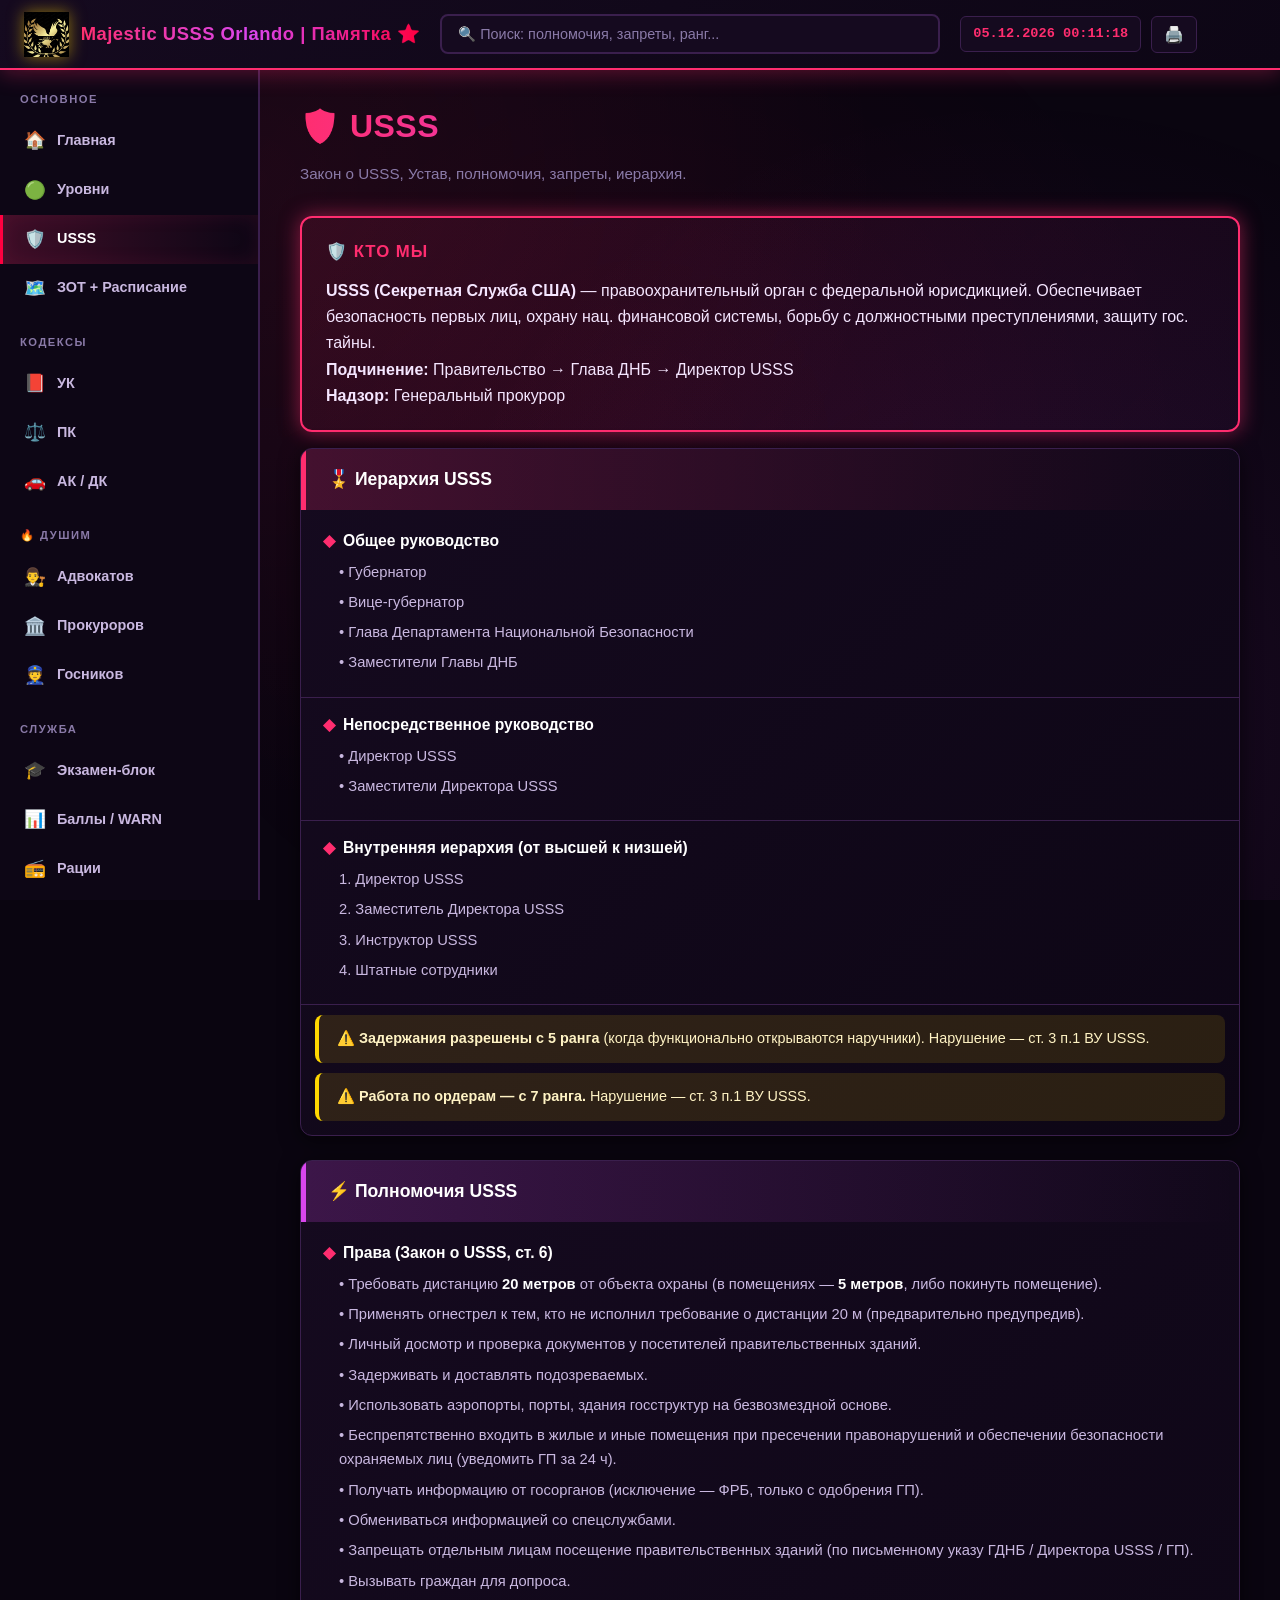
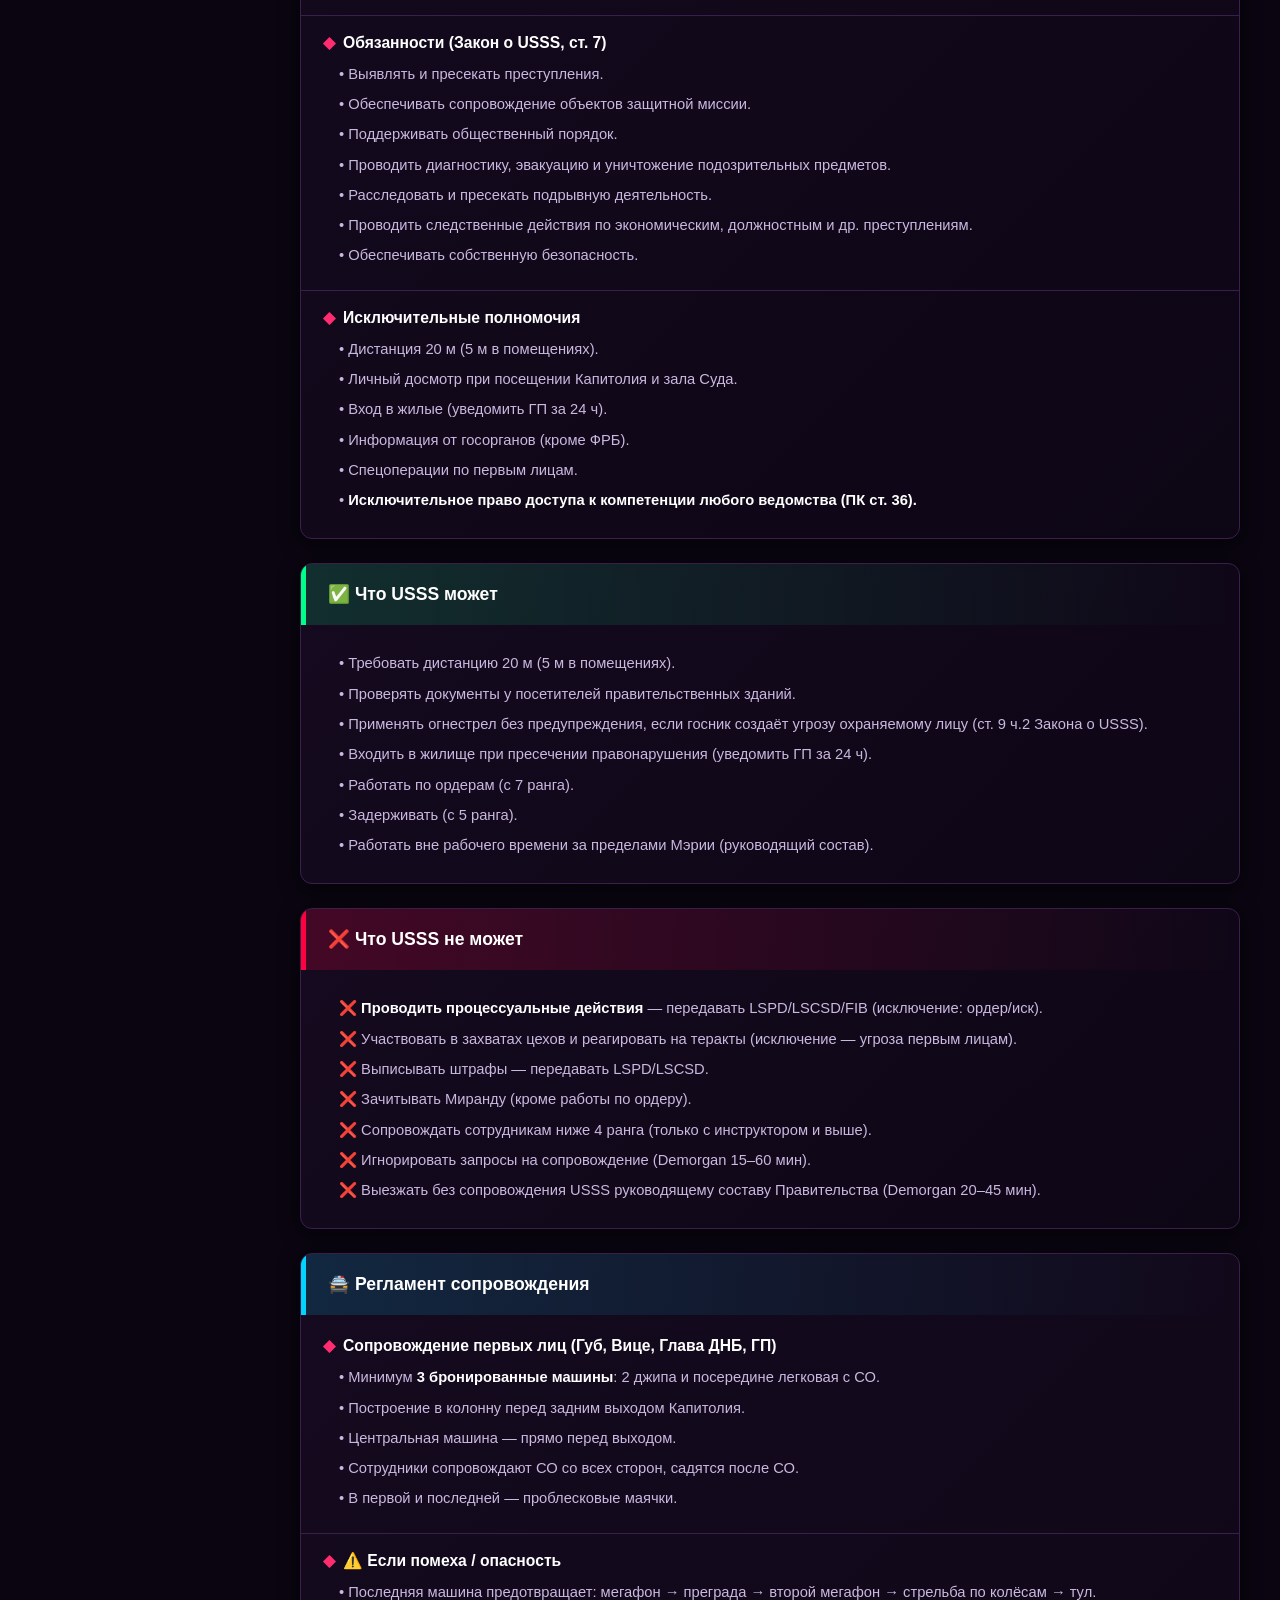
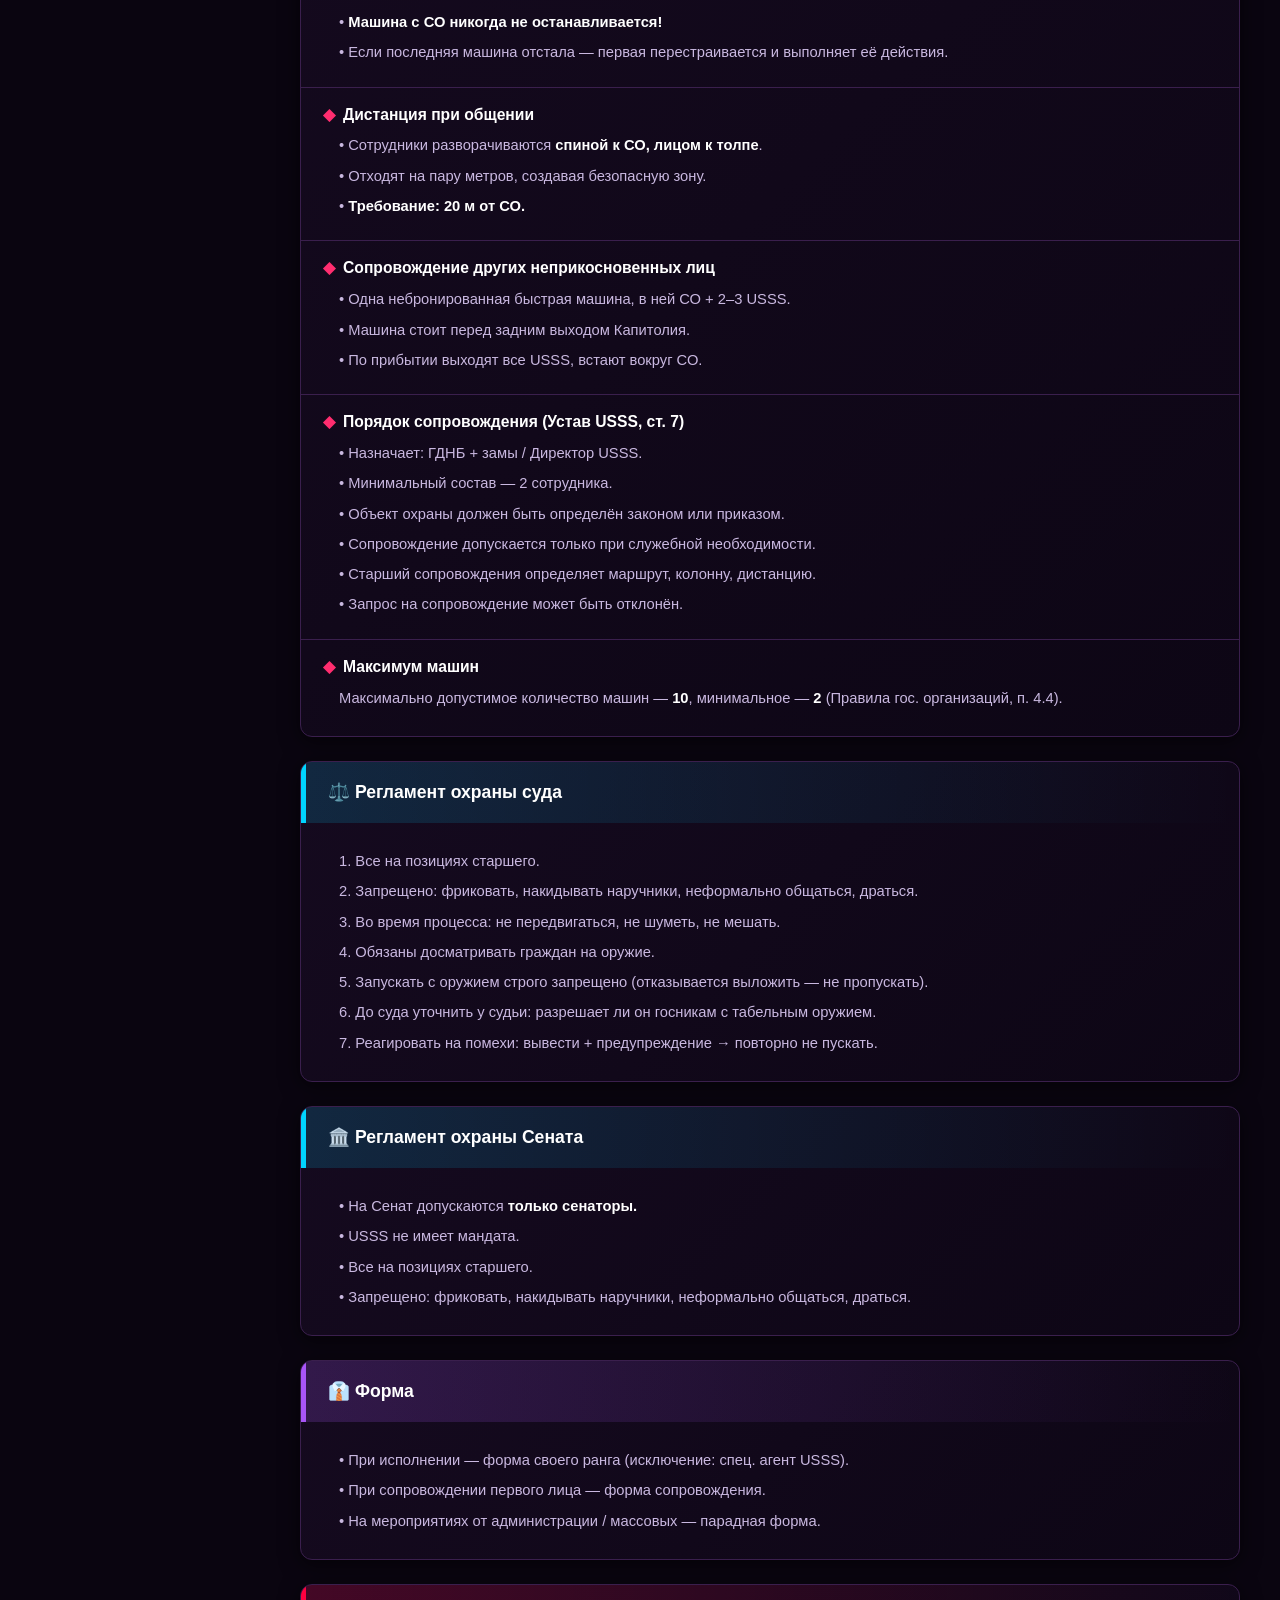
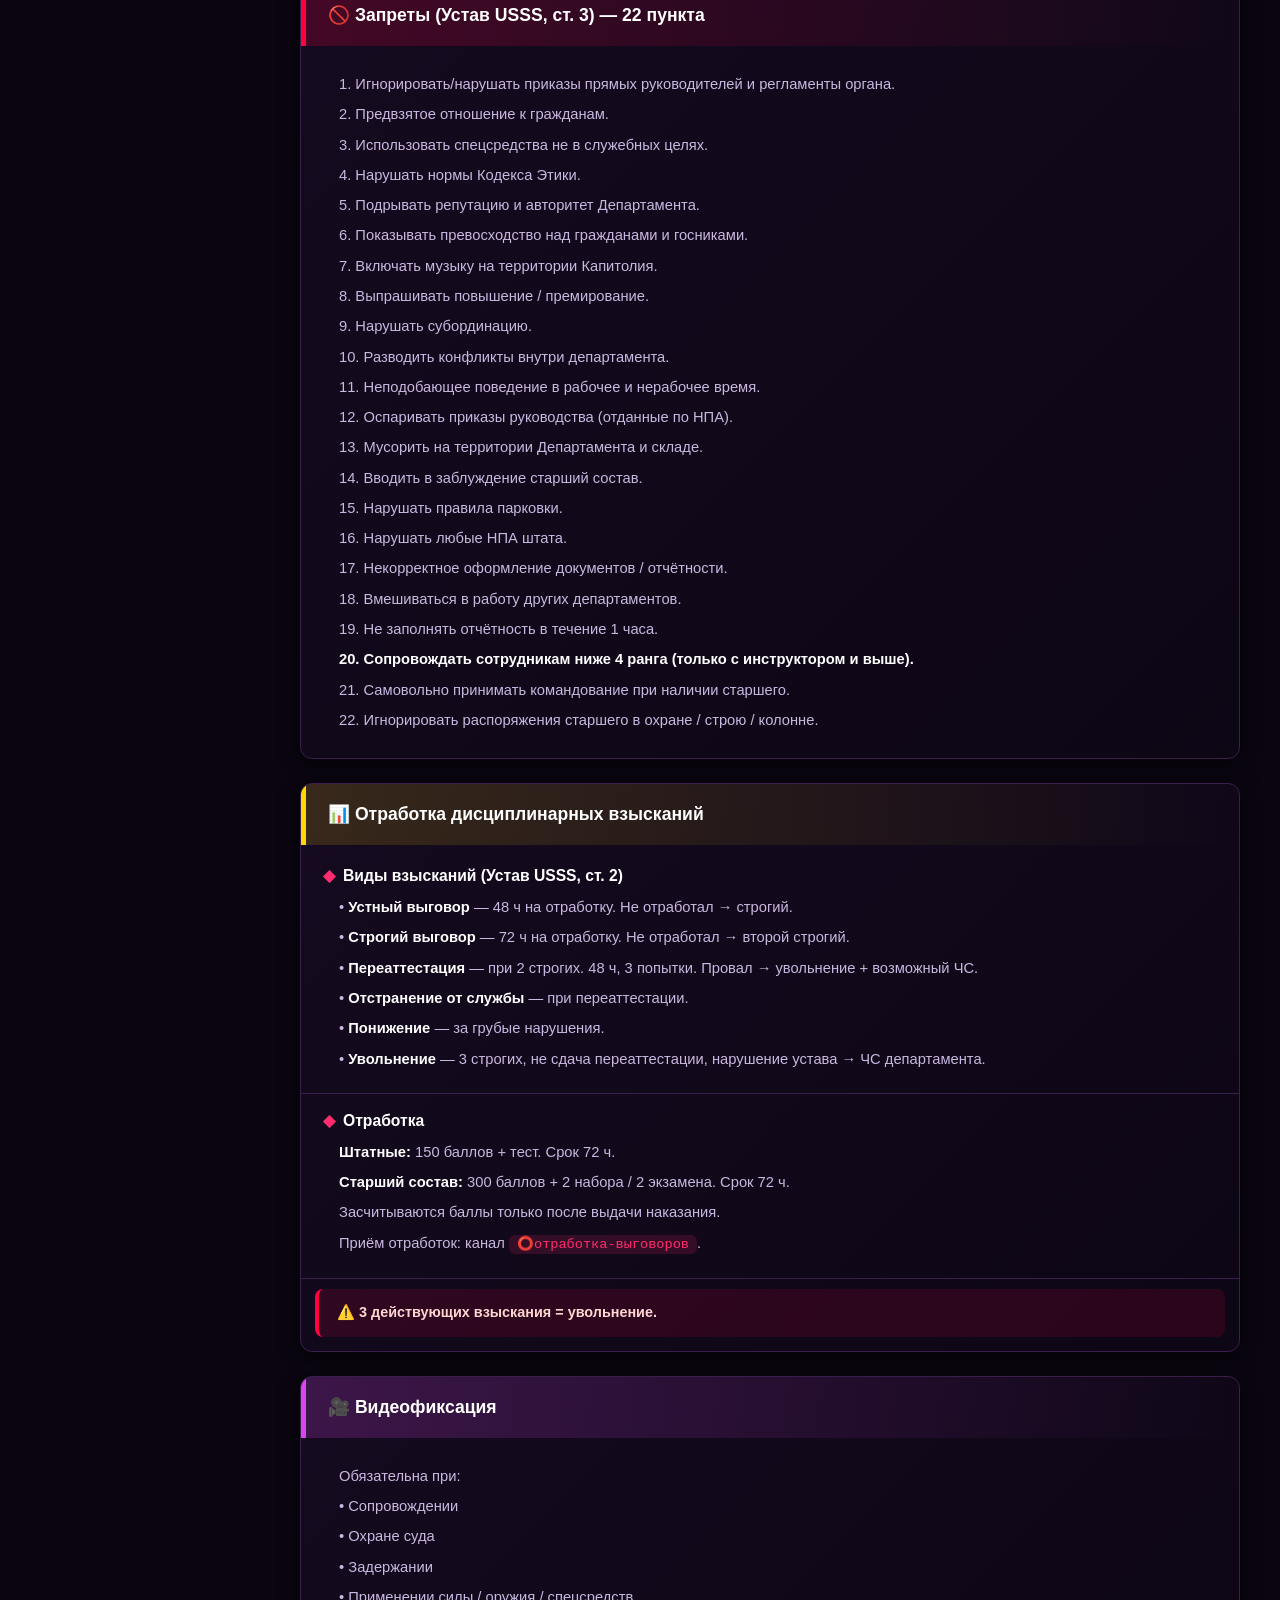
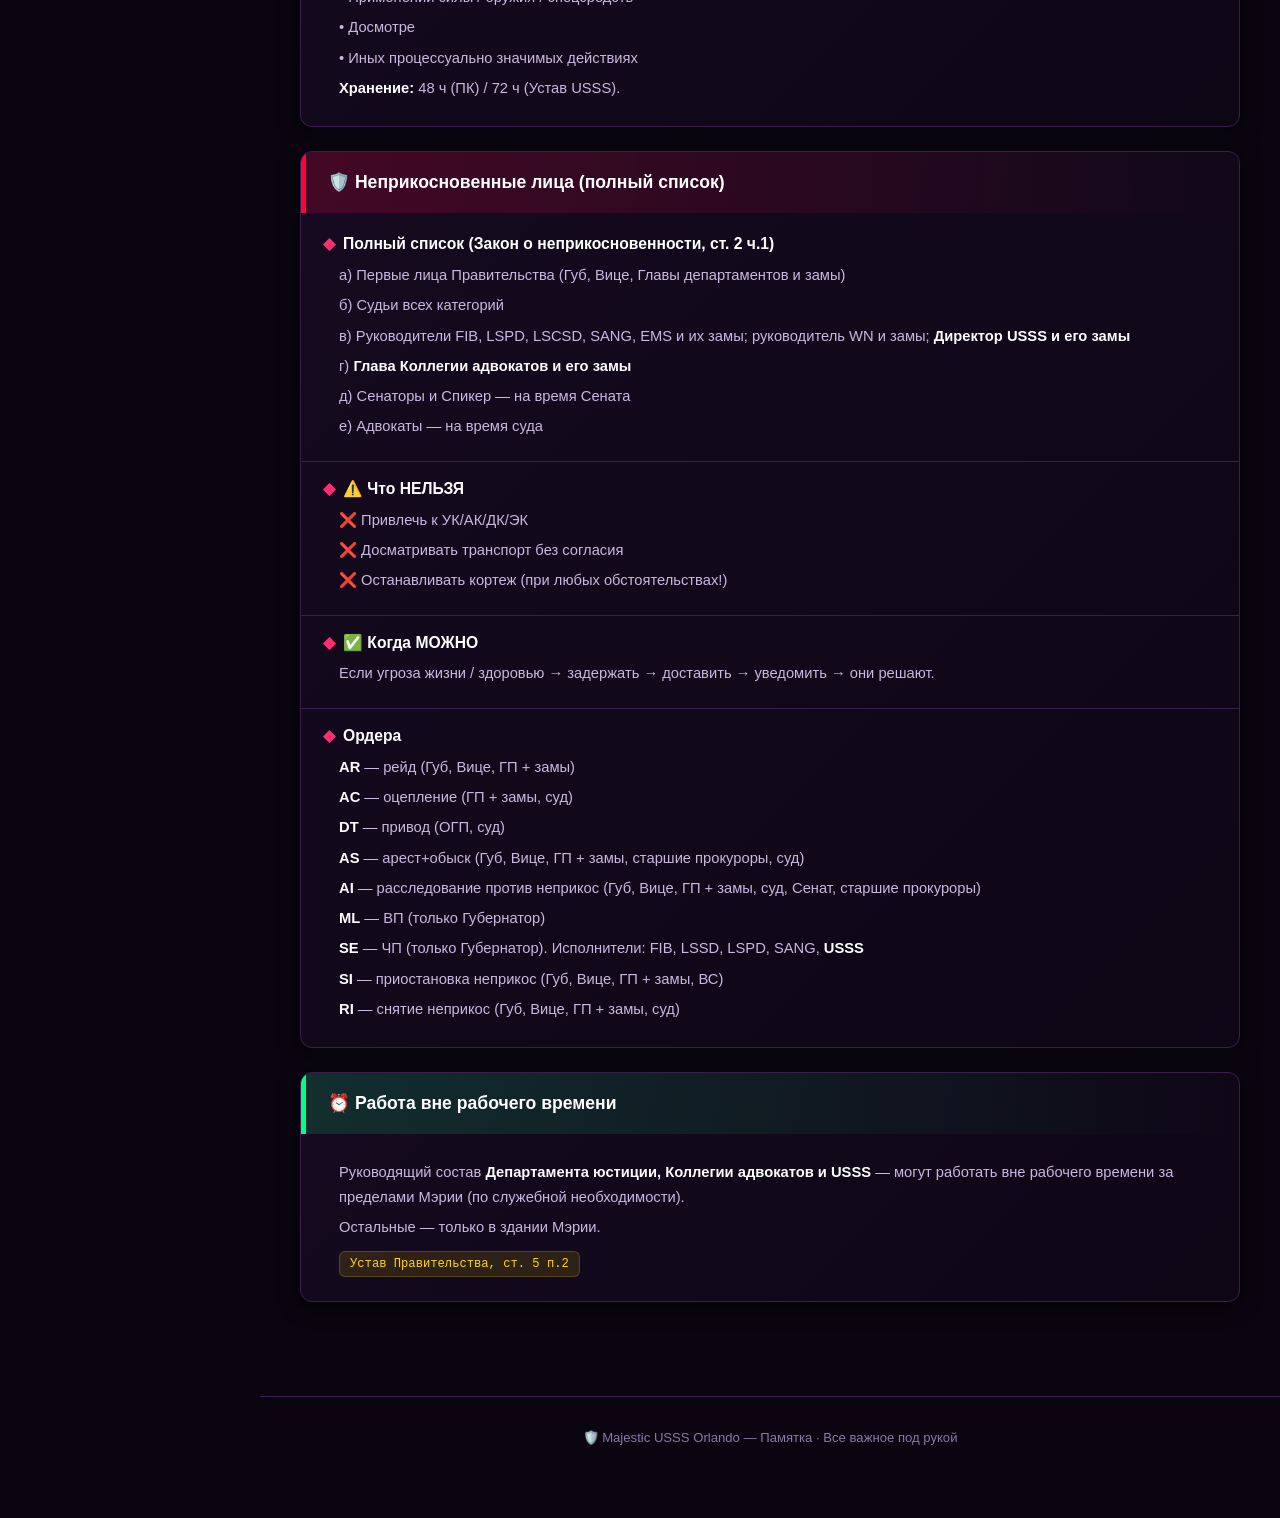
<file: usss.html>
<!DOCTYPE html>
<html lang="ru">
<head>
<meta charset="UTF-8">
<meta name="viewport" content="width=device-width, initial-scale=1.0">
<title>USSS | Majestic USSS Orlando ⭐</title>
<link rel="icon" type="image/png" href="images/logo.png">
<link rel="stylesheet" href="css/style.css">
</head>
<body>

<header class="header">
  <button class="menu-toggle" id="menuToggle">☰</button>
  <a href="index.html" class="header-logo">
    <img src="images/logo.png" alt="USSS">
    <span class="header-logo-text">Majestic USSS Orlando | Памятка ⭐</span>
  </a>
  <div class="header-search">
    <input type="text" id="search" placeholder="🔍 Поиск: полномочия, запреты, ранг...">
    <span class="search-count" id="searchCount">0</span>
  </div>
  <div class="header-right">
    <div class="clock" id="clock">--.--.---- --:--:--</div>
    <button class="header-btn" id="printBtn" title="Печать">🖨️</button>
  </div>
</header>

<aside class="sidebar">
  <div class="sidebar-section">
    <div class="sidebar-title">Основное</div>
    <a href="index.html" class="sidebar-link"><span class="icon">🏠</span> Главная</a>
    <a href="levels.html" class="sidebar-link"><span class="icon">🟢</span> Уровни</a>
    <a href="usss.html" class="sidebar-link"><span class="icon">🛡️</span> USSS</a>
    <a href="zot.html" class="sidebar-link"><span class="icon">🗺️</span> ЗОТ + Расписание</a>
  </div>
  <div class="sidebar-section">
    <div class="sidebar-title">Кодексы</div>
    <a href="uk.html" class="sidebar-link"><span class="icon">📕</span> УК</a>
    <a href="pk.html" class="sidebar-link"><span class="icon">⚖️</span> ПК</a>
    <a href="ak-dk.html" class="sidebar-link"><span class="icon">🚗</span> АК / ДК</a>
  </div>
  <div class="sidebar-section">
    <div class="sidebar-title">🔥 Душим</div>
    <a href="advocates.html" class="sidebar-link"><span class="icon">👨‍⚖️</span> Адвокатов</a>
    <a href="prosecutors.html" class="sidebar-link"><span class="icon">🏛️</span> Прокуроров</a>
    <a href="officials.html" class="sidebar-link"><span class="icon">👮</span> Госников</a>
  </div>
  <div class="sidebar-section">
    <div class="sidebar-title">Служба</div>
    <a href="exam.html" class="sidebar-link"><span class="icon">🎓</span> Экзамен-блок</a>
    <a href="points.html" class="sidebar-link"><span class="icon">📊</span> Баллы / WARN</a>
    <a href="radio.html" class="sidebar-link"><span class="icon">📻</span> Рации</a>
  </div>
  <div class="sidebar-section">
    <div class="sidebar-title">Справочники</div>
    <a href="codes.html" class="sidebar-link"><span class="icon">📚</span> Все кодексы</a>
  </div>
</aside>

<main class="main">

  <h1 class="page-title">🛡️ USSS</h1>
  <p class="page-subtitle">Закон о USSS, Устав, полномочия, запреты, иерархия.</p>

  <!-- КРАТКО О USSS -->
  <div class="cheat-sheet">
    <h3>🛡️ Кто мы</h3>
    <p><strong>USSS (Секретная Служба США)</strong> — правоохранительный орган с федеральной юрисдикцией. Обеспечивает безопасность первых лиц, охрану нац. финансовой системы, борьбу с должностными преступлениями, защиту гос. тайны.</p>
    <p><strong>Подчинение:</strong> Правительство → Глава ДНБ → Директор USSS</p>
    <p><strong>Надзор:</strong> Генеральный прокурор</p>
  </div>

  <!-- ИЕРАРХИЯ -->
  <div class="section">
    <div class="section-title pink">🎖️ Иерархия USSS</div>
    <div class="section-body">
      <div class="card">
        <h4>Общее руководство</h4>
        <p>• Губернатор</p>
        <p>• Вице-губернатор</p>
        <p>• Глава Департамента Национальной Безопасности</p>
        <p>• Заместители Главы ДНБ</p>
      </div>
      <div class="card">
        <h4>Непосредственное руководство</h4>
        <p>• Директор USSS</p>
        <p>• Заместители Директора USSS</p>
      </div>
      <div class="card">
        <h4>Внутренняя иерархия (от высшей к низшей)</h4>
        <p>1. Директор USSS</p>
        <p>2. Заместитель Директора USSS</p>
        <p>3. Инструктор USSS</p>
        <p>4. Штатные сотрудники</p>
      </div>
      <div class="alert yellow">
        ⚠️ <strong>Задержания разрешены с 5 ранга</strong> (когда функционально открываются наручники). Нарушение — ст. 3 п.1 ВУ USSS.
      </div>
      <div class="alert yellow">
        ⚠️ <strong>Работа по ордерам — с 7 ранга.</strong> Нарушение — ст. 3 п.1 ВУ USSS.
      </div>
    </div>
  </div>

  <!-- ПОЛНОМОЧИЯ -->
  <div class="section">
    <div class="section-title magenta">⚡ Полномочия USSS</div>
    <div class="section-body">

      <div class="card">
        <h4>Права (Закон о USSS, ст. 6)</h4>
        <p>• Требовать дистанцию <strong>20 метров</strong> от объекта охраны (в помещениях — <strong>5 метров</strong>, либо покинуть помещение).</p>
        <p>• Применять огнестрел к тем, кто не исполнил требование о дистанции 20 м (предварительно предупредив).</p>
        <p>• Личный досмотр и проверка документов у посетителей правительственных зданий.</p>
        <p>• Задерживать и доставлять подозреваемых.</p>
        <p>• Использовать аэропорты, порты, здания госструктур на безвозмездной основе.</p>
        <p>• Беспрепятственно входить в жилые и иные помещения при пресечении правонарушений и обеспечении безопасности охраняемых лиц (уведомить ГП за 24 ч).</p>
        <p>• Получать информацию от госорганов (исключение — ФРБ, только с одобрения ГП).</p>
        <p>• Обмениваться информацией со спецслужбами.</p>
        <p>• Запрещать отдельным лицам посещение правительственных зданий (по письменному указу ГДНБ / Директора USSS / ГП).</p>
        <p>• Вызывать граждан для допроса.</p>
      </div>

      <div class="card">
        <h4>Обязанности (Закон о USSS, ст. 7)</h4>
        <p>• Выявлять и пресекать преступления.</p>
        <p>• Обеспечивать сопровождение объектов защитной миссии.</p>
        <p>• Поддерживать общественный порядок.</p>
        <p>• Проводить диагностику, эвакуацию и уничтожение подозрительных предметов.</p>
        <p>• Расследовать и пресекать подрывную деятельность.</p>
        <p>• Проводить следственные действия по экономическим, должностным и др. преступлениям.</p>
        <p>• Обеспечивать собственную безопасность.</p>
      </div>

      <div class="card">
        <h4>Исключительные полномочия</h4>
        <p>• Дистанция 20 м (5 м в помещениях).</p>
        <p>• Личный досмотр при посещении Капитолия и зала Суда.</p>
        <p>• Вход в жилые (уведомить ГП за 24 ч).</p>
        <p>• Информация от госорганов (кроме ФРБ).</p>
        <p>• Спецоперации по первым лицам.</p>
        <p>• <strong>Исключительное право доступа к компетенции любого ведомства (ПК ст. 36).</strong></p>
      </div>

    </div>
  </div>

  <!-- ЧТО USSS МОЖЕТ / НЕ МОЖЕТ -->
  <div class="section">
    <div class="section-title green">✅ Что USSS может</div>
    <div class="section-body">
      <div class="card">
        <p>• Требовать дистанцию 20 м (5 м в помещениях).</p>
        <p>• Проверять документы у посетителей правительственных зданий.</p>
        <p>• Применять огнестрел без предупреждения, если госник создаёт угрозу охраняемому лицу (ст. 9 ч.2 Закона о USSS).</p>
        <p>• Входить в жилище при пресечении правонарушения (уведомить ГП за 24 ч).</p>
        <p>• Работать по ордерам (с 7 ранга).</p>
        <p>• Задерживать (с 5 ранга).</p>
        <p>• Работать вне рабочего времени за пределами Мэрии (руководящий состав).</p>
      </div>
    </div>
  </div>

  <div class="section">
    <div class="section-title red">❌ Что USSS не может</div>
    <div class="section-body">
      <div class="card">
        <p>❌ <strong>Проводить процессуальные действия</strong> — передавать LSPD/LSCSD/FIB (исключение: ордер/иск).</p>
        <p>❌ Участвовать в захватах цехов и реагировать на теракты (исключение — угроза первым лицам).</p>
        <p>❌ Выписывать штрафы — передавать LSPD/LSCSD.</p>
        <p>❌ Зачитывать Миранду (кроме работы по ордеру).</p>
        <p>❌ Сопровождать сотрудникам ниже 4 ранга (только с инструктором и выше).</p>
        <p>❌ Игнорировать запросы на сопровождение (Demorgan 15–60 мин).</p>
        <p>❌ Выезжать без сопровождения USSS руководящему составу Правительства (Demorgan 20–45 мин).</p>
      </div>
    </div>
  </div>

  <!-- РЕГЛАМЕНТ СОПРОВОЖДЕНИЯ -->
  <div class="section">
    <div class="section-title blue">🚔 Регламент сопровождения</div>
    <div class="section-body">

      <div class="card">
        <h4>Сопровождение первых лиц (Губ, Вице, Глава ДНБ, ГП)</h4>
        <p>• Минимум <strong>3 бронированные машины</strong>: 2 джипа и посередине легковая с СО.</p>
        <p>• Построение в колонну перед задним выходом Капитолия.</p>
        <p>• Центральная машина — прямо перед выходом.</p>
        <p>• Сотрудники сопровождают СО со всех сторон, садятся после СО.</p>
        <p>• В первой и последней — проблесковые маячки.</p>
      </div>

      <div class="card">
        <h4>⚠️ Если помеха / опасность</h4>
        <p>• Последняя машина предотвращает: мегафон → преграда → второй мегафон → стрельба по колёсам → тул.</p>
        <p>• <strong>Машина с СО никогда не останавливается!</strong></p>
        <p>• Если последняя машина отстала — первая перестраивается и выполняет её действия.</p>
      </div>

      <div class="card">
        <h4>Дистанция при общении</h4>
        <p>• Сотрудники разворачиваются <strong>спиной к СО, лицом к толпе</strong>.</p>
        <p>• Отходят на пару метров, создавая безопасную зону.</p>
        <p>• <strong>Требование: 20 м от СО.</strong></p>
      </div>

      <div class="card">
        <h4>Сопровождение других неприкосновенных лиц</h4>
        <p>• Одна небронированная быстрая машина, в ней СО + 2–3 USSS.</p>
        <p>• Машина стоит перед задним выходом Капитолия.</p>
        <p>• По прибытии выходят все USSS, встают вокруг СО.</p>
      </div>

      <div class="card">
        <h4>Порядок сопровождения (Устав USSS, ст. 7)</h4>
        <p>• Назначает: ГДНБ + замы / Директор USSS.</p>
        <p>• Минимальный состав — 2 сотрудника.</p>
        <p>• Объект охраны должен быть определён законом или приказом.</p>
        <p>• Сопровождение допускается только при служебной необходимости.</p>
        <p>• Старший сопровождения определяет маршрут, колонну, дистанцию.</p>
        <p>• Запрос на сопровождение может быть отклонён.</p>
      </div>

      <div class="card">
        <h4>Максимум машин</h4>
        <p>Максимально допустимое количество машин — <strong>10</strong>, минимальное — <strong>2</strong> (Правила гос. организаций, п. 4.4).</p>
      </div>

    </div>
  </div>

  <!-- РЕГЛАМЕНТ СУДА -->
  <div class="section">
    <div class="section-title blue">⚖️ Регламент охраны суда</div>
    <div class="section-body">
      <div class="card">
        <p>1. Все на позициях старшего.</p>
        <p>2. Запрещено: фриковать, накидывать наручники, неформально общаться, драться.</p>
        <p>3. Во время процесса: не передвигаться, не шуметь, не мешать.</p>
        <p>4. Обязаны досматривать граждан на оружие.</p>
        <p>5. Запускать с оружием строго запрещено (отказывается выложить — не пропускать).</p>
        <p>6. До суда уточнить у судьи: разрешает ли он госникам с табельным оружием.</p>
        <p>7. Реагировать на помехи: вывести + предупреждение → повторно не пускать.</p>
      </div>
    </div>
  </div>

  <!-- РЕГЛАМЕНТ СЕНАТА -->
  <div class="section">
    <div class="section-title blue">🏛️ Регламент охраны Сената</div>
    <div class="section-body">
      <div class="card">
        <p>• На Сенат допускаются <strong>только сенаторы.</strong></p>
        <p>• USSS не имеет мандата.</p>
        <p>• Все на позициях старшего.</p>
        <p>• Запрещено: фриковать, накидывать наручники, неформально общаться, драться.</p>
      </div>
    </div>
  </div>

  <!-- ФОРМА -->
  <div class="section">
    <div class="section-title purple">👔 Форма</div>
    <div class="section-body">
      <div class="card">
        <p>• При исполнении — форма своего ранга (исключение: спец. агент USSS).</p>
        <p>• При сопровождении первого лица — форма сопровождения.</p>
        <p>• На мероприятиях от администрации / массовых — парадная форма.</p>
      </div>
    </div>
  </div>

  <!-- ЗАПРЕТЫ -->
  <div class="section">
    <div class="section-title red">🚫 Запреты (Устав USSS, ст. 3) — 22 пункта</div>
    <div class="section-body">
      <div class="card">
        <p>1. Игнорировать/нарушать приказы прямых руководителей и регламенты органа.</p>
        <p>2. Предвзятое отношение к гражданам.</p>
        <p>3. Использовать спецсредства не в служебных целях.</p>
        <p>4. Нарушать нормы Кодекса Этики.</p>
        <p>5. Подрывать репутацию и авторитет Департамента.</p>
        <p>6. Показывать превосходство над гражданами и госниками.</p>
        <p>7. Включать музыку на территории Капитолия.</p>
        <p>8. Выпрашивать повышение / премирование.</p>
        <p>9. Нарушать субординацию.</p>
        <p>10. Разводить конфликты внутри департамента.</p>
        <p>11. Неподобающее поведение в рабочее и нерабочее время.</p>
        <p>12. Оспаривать приказы руководства (отданные по НПА).</p>
        <p>13. Мусорить на территории Департамента и складе.</p>
        <p>14. Вводить в заблуждение старший состав.</p>
        <p>15. Нарушать правила парковки.</p>
        <p>16. Нарушать любые НПА штата.</p>
        <p>17. Некорректное оформление документов / отчётности.</p>
        <p>18. Вмешиваться в работу других департаментов.</p>
        <p>19. Не заполнять отчётность в течение 1 часа.</p>
        <p><strong>20. Сопровождать сотрудникам ниже 4 ранга (только с инструктором и выше).</strong></p>
        <p>21. Самовольно принимать командование при наличии старшего.</p>
        <p>22. Игнорировать распоряжения старшего в охране / строю / колонне.</p>
      </div>
    </div>
  </div>

  <!-- ОТРАБОТКА -->
  <div class="section">
    <div class="section-title yellow">📊 Отработка дисциплинарных взысканий</div>
    <div class="section-body">
      <div class="card">
        <h4>Виды взысканий (Устав USSS, ст. 2)</h4>
        <p>• <strong>Устный выговор</strong> — 48 ч на отработку. Не отработал → строгий.</p>
        <p>• <strong>Строгий выговор</strong> — 72 ч на отработку. Не отработал → второй строгий.</p>
        <p>• <strong>Переаттестация</strong> — при 2 строгих. 48 ч, 3 попытки. Провал → увольнение + возможный ЧС.</p>
        <p>• <strong>Отстранение от службы</strong> — при переаттестации.</p>
        <p>• <strong>Понижение</strong> — за грубые нарушения.</p>
        <p>• <strong>Увольнение</strong> — 3 строгих, не сдача переаттестации, нарушение устава → ЧС департамента.</p>
      </div>
      <div class="card">
        <h4>Отработка</h4>
        <p><strong>Штатные:</strong> 150 баллов + тест. Срок 72 ч.</p>
        <p><strong>Старший состав:</strong> 300 баллов + 2 набора / 2 экзамена. Срок 72 ч.</p>
        <p>Засчитываются баллы только после выдачи наказания.</p>
        <p>Приём отработок: канал <code>⭕отработка-выговоров</code>.</p>
      </div>
      <div class="alert red">
        ⚠️ <strong>3 действующих взыскания = увольнение.</strong>
      </div>
    </div>
  </div>

  <!-- ВИДЕОФИКСАЦИЯ -->
  <div class="section">
    <div class="section-title magenta">🎥 Видеофиксация</div>
    <div class="section-body">
      <div class="card">
        <p>Обязательна при:</p>
        <p>• Сопровождении</p>
        <p>• Охране суда</p>
        <p>• Задержании</p>
        <p>• Применении силы / оружия / спецсредств</p>
        <p>• Досмотре</p>
        <p>• Иных процессуально значимых действиях</p>
        <p><strong>Хранение:</strong> 48 ч (ПК) / 72 ч (Устав USSS).</p>
      </div>
    </div>
  </div>

  <!-- НЕПРИКОСНОВЕННОСТЬ -->
  <div class="section">
    <div class="section-title red">🛡️ Неприкосновенные лица (полный список)</div>
    <div class="section-body">
      <div class="card">
        <h4>Полный список (Закон о неприкосновенности, ст. 2 ч.1)</h4>
        <p>а) Первые лица Правительства (Губ, Вице, Главы департаментов и замы)</p>
        <p>б) Судьи всех категорий</p>
        <p>в) Руководители FIB, LSPD, LSCSD, SANG, EMS и их замы; руководитель WN и замы; <strong>Директор USSS и его замы</strong></p>
        <p>г) <strong>Глава Коллегии адвокатов и его замы</strong></p>
        <p>д) Сенаторы и Спикер — на время Сената</p>
        <p>е) Адвокаты — на время суда</p>
      </div>
      <div class="card">
        <h4>⚠️ Что НЕЛЬЗЯ</h4>
        <p>❌ Привлечь к УК/АК/ДК/ЭК</p>
        <p>❌ Досматривать транспорт без согласия</p>
        <p>❌ Останавливать кортеж (при любых обстоятельствах!)</p>
      </div>
      <div class="card">
        <h4>✅ Когда МОЖНО</h4>
        <p>Если угроза жизни / здоровью → задержать → доставить → уведомить → они решают.</p>
      </div>
      <div class="card">
        <h4>Ордера</h4>
        <p><strong>AR</strong> — рейд (Губ, Вице, ГП + замы)</p>
        <p><strong>AC</strong> — оцепление (ГП + замы, суд)</p>
        <p><strong>DT</strong> — привод (ОГП, суд)</p>
        <p><strong>AS</strong> — арест+обыск (Губ, Вице, ГП + замы, старшие прокуроры, суд)</p>
        <p><strong>AI</strong> — расследование против неприкос (Губ, Вице, ГП + замы, суд, Сенат, старшие прокуроры)</p>
        <p><strong>ML</strong> — ВП (только Губернатор)</p>
        <p><strong>SE</strong> — ЧП (только Губернатор). Исполнители: FIB, LSSD, LSPD, SANG, <strong>USSS</strong></p>
        <p><strong>SI</strong> — приостановка неприкос (Губ, Вице, ГП + замы, ВС)</p>
        <p><strong>RI</strong> — снятие неприкос (Губ, Вице, ГП + замы, суд)</p>
      </div>
    </div>
  </div>

  <!-- РАБОТА ВНЕ ВРЕМЕНИ -->
  <div class="section">
    <div class="section-title green">⏰ Работа вне рабочего времени</div>
    <div class="section-body">
      <div class="card">
        <p>Руководящий состав <strong>Департамента юстиции, Коллегии адвокатов и USSS</strong> — могут работать вне рабочего времени за пределами Мэрии (по служебной необходимости).</p>
        <p>Остальные — только в здании Мэрии.</p>
        <span class="law">Устав Правительства, ст. 5 п.2</span>
      </div>
    </div>
  </div>

</main>

<footer class="footer">
  🛡️ Majestic USSS Orlando — Памятка · Все важное под рукой
</footer>

<button id="topBtn" title="Наверх">↑</button>

<script src="js/main.js"></script>
<script src="js/search.js"></script>

</body>
</html>
</file>
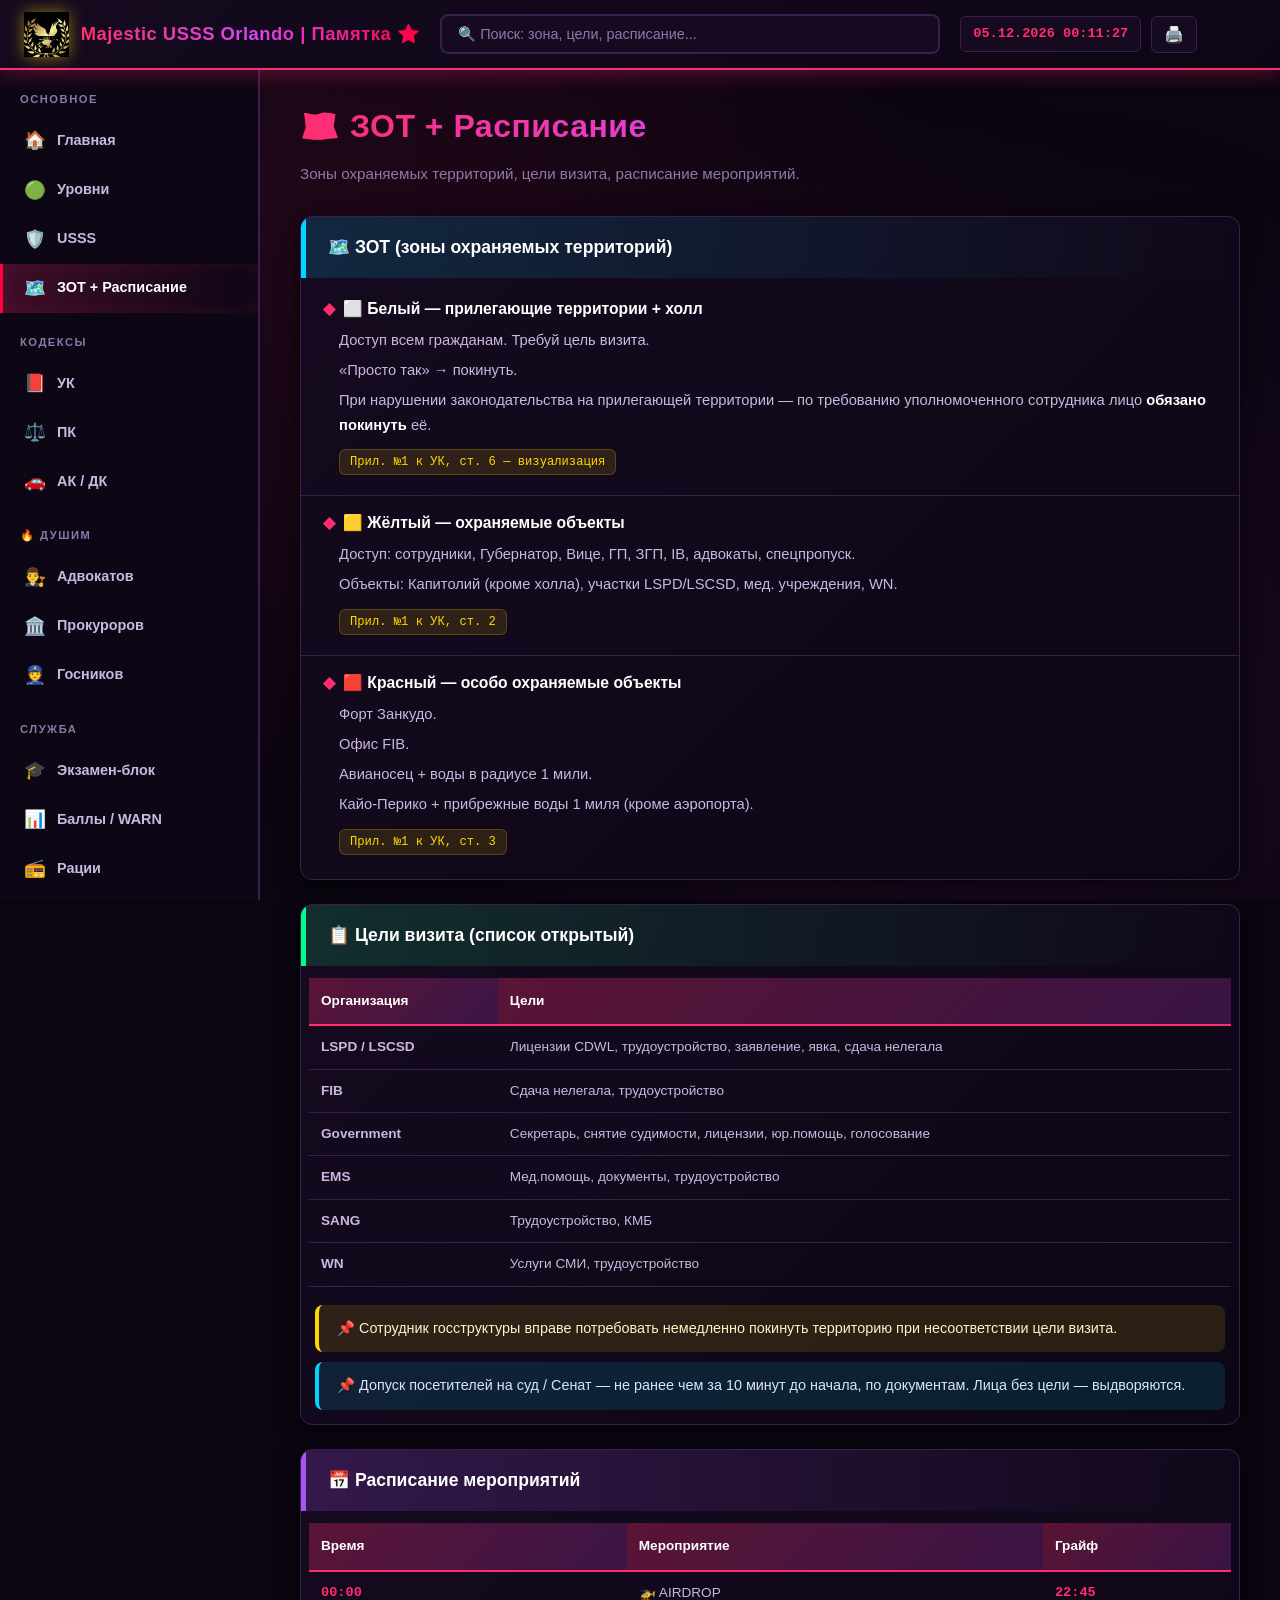
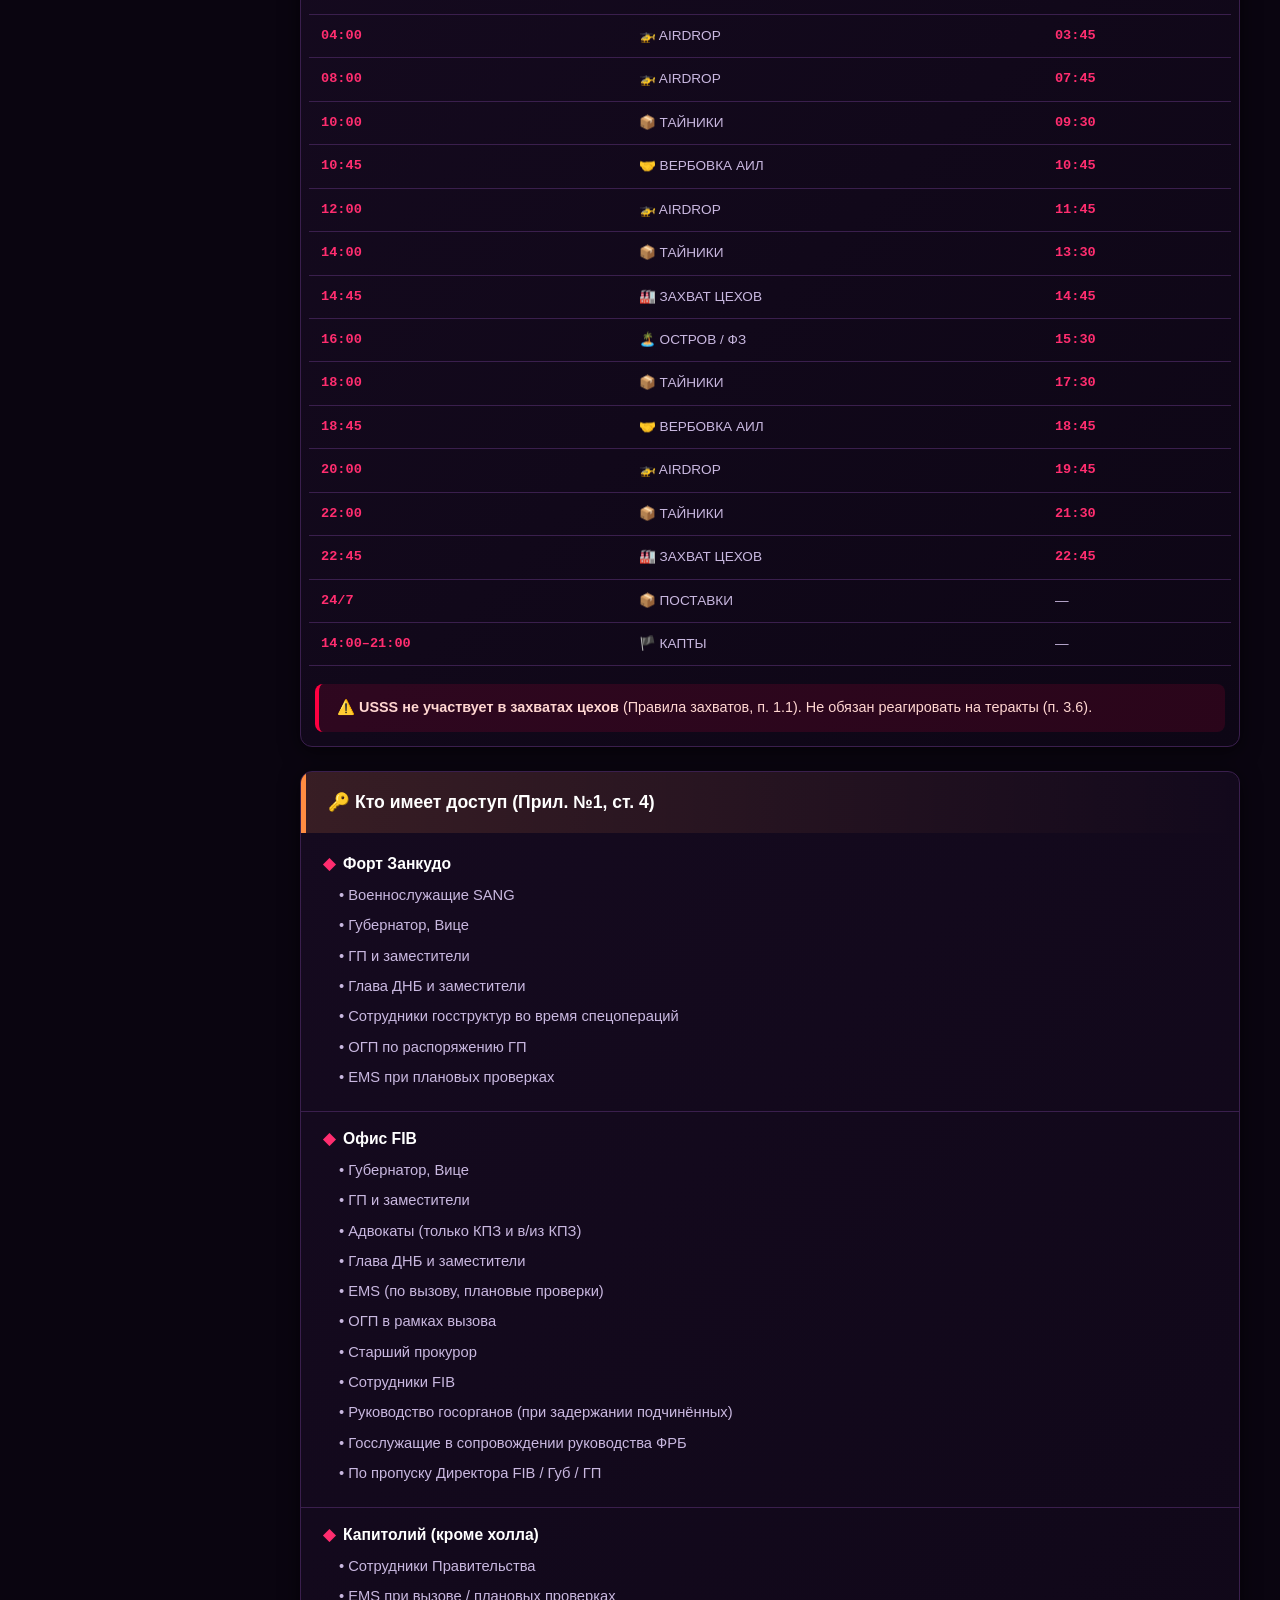
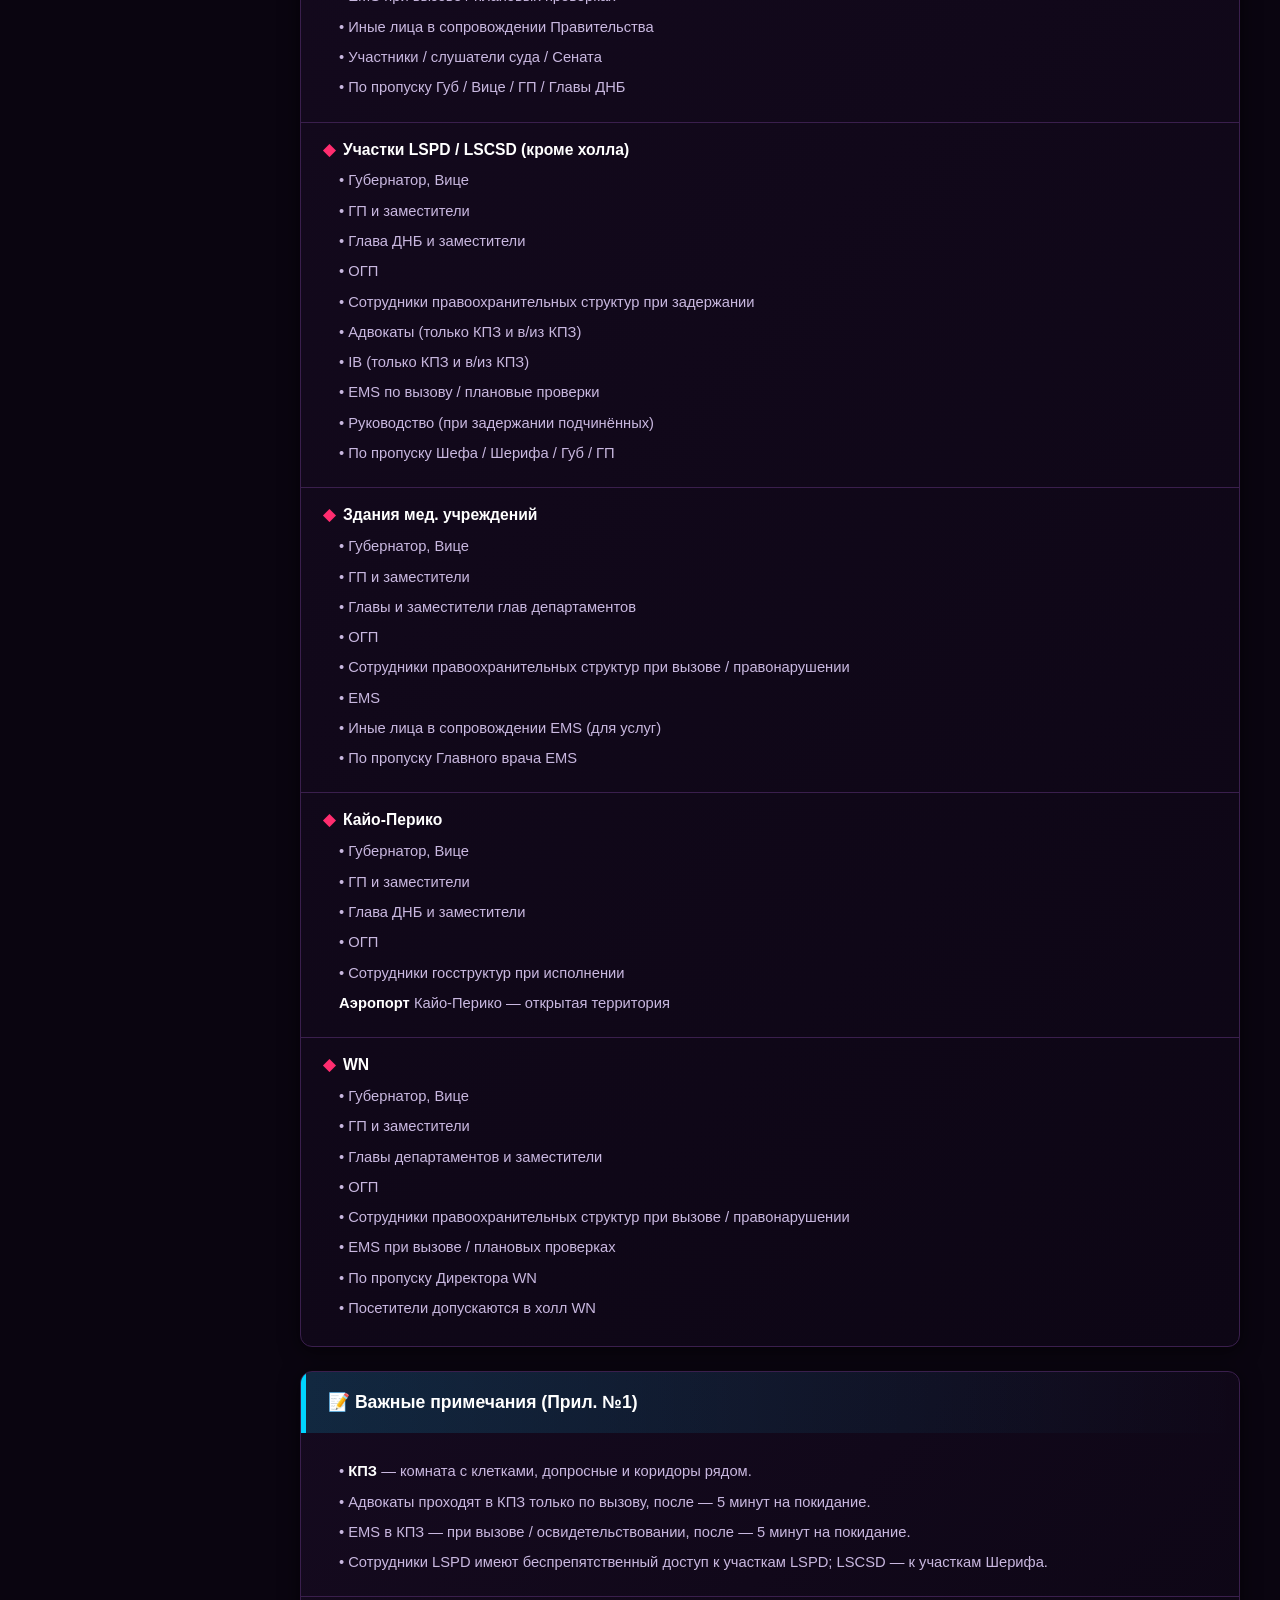
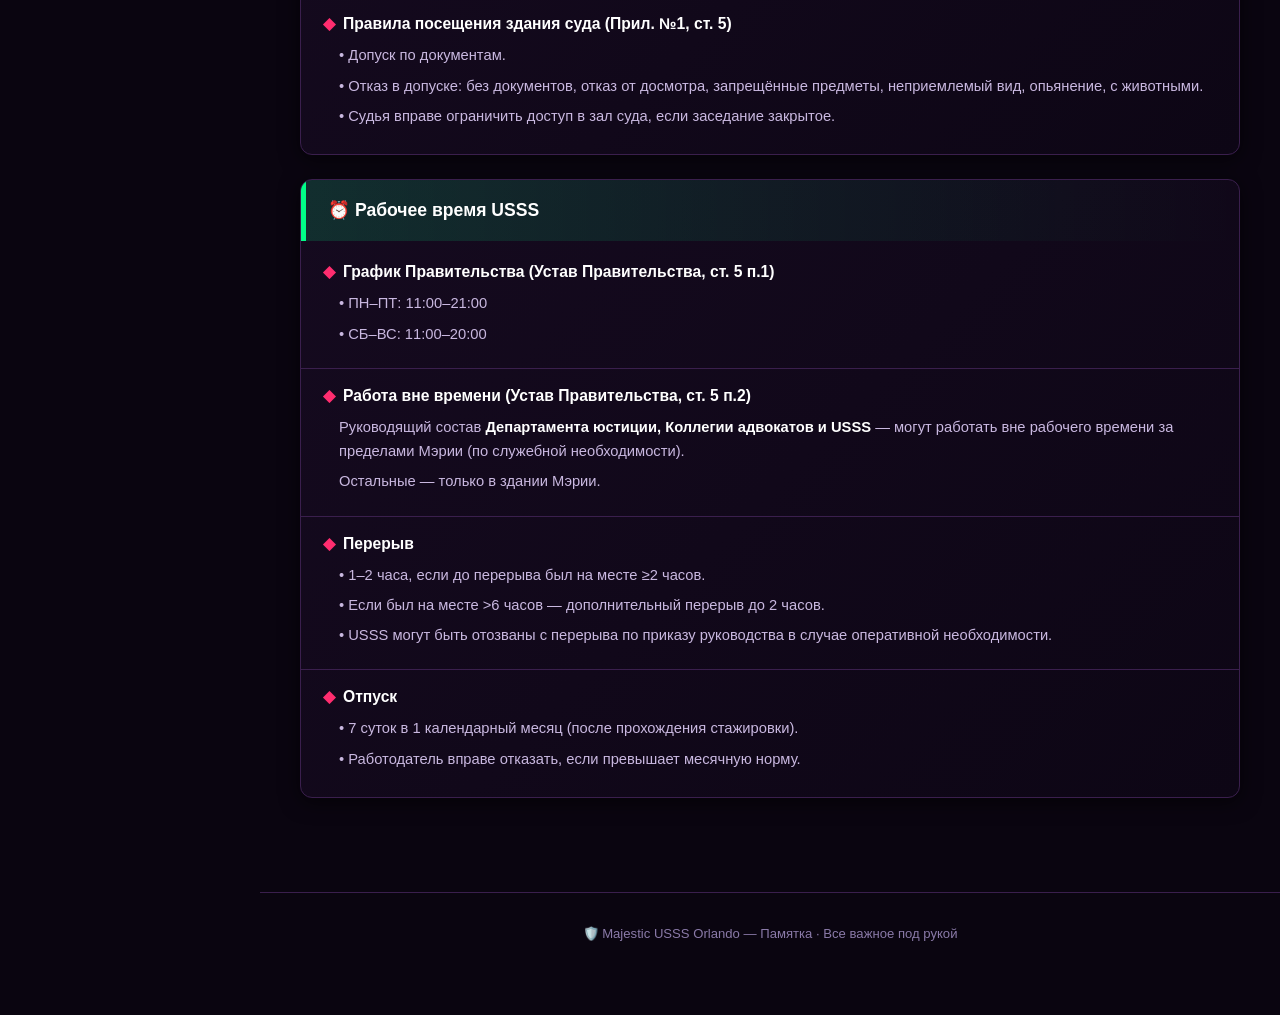
<file: zot.html>
<!DOCTYPE html>
<html lang="ru">
<head>
<meta charset="UTF-8">
<meta name="viewport" content="width=device-width, initial-scale=1.0">
<title>ЗОТ + Расписание | Majestic USSS Orlando ⭐</title>
<link rel="icon" type="image/png" href="images/logo.png">
<link rel="stylesheet" href="css/style.css">
</head>
<body>

<header class="header">
  <button class="menu-toggle" id="menuToggle">☰</button>
  <a href="index.html" class="header-logo">
    <img src="images/logo.png" alt="USSS">
    <span class="header-logo-text">Majestic USSS Orlando | Памятка ⭐</span>
  </a>
  <div class="header-search">
    <input type="text" id="search" placeholder="🔍 Поиск: зона, цели, расписание...">
    <span class="search-count" id="searchCount">0</span>
  </div>
  <div class="header-right">
    <div class="clock" id="clock">--.--.---- --:--:--</div>
    <button class="header-btn" id="printBtn" title="Печать">🖨️</button>
  </div>
</header>

<aside class="sidebar">
  <div class="sidebar-section">
    <div class="sidebar-title">Основное</div>
    <a href="index.html" class="sidebar-link"><span class="icon">🏠</span> Главная</a>
    <a href="levels.html" class="sidebar-link"><span class="icon">🟢</span> Уровни</a>
    <a href="usss.html" class="sidebar-link"><span class="icon">🛡️</span> USSS</a>
    <a href="zot.html" class="sidebar-link"><span class="icon">🗺️</span> ЗОТ + Расписание</a>
  </div>
  <div class="sidebar-section">
    <div class="sidebar-title">Кодексы</div>
    <a href="uk.html" class="sidebar-link"><span class="icon">📕</span> УК</a>
    <a href="pk.html" class="sidebar-link"><span class="icon">⚖️</span> ПК</a>
    <a href="ak-dk.html" class="sidebar-link"><span class="icon">🚗</span> АК / ДК</a>
  </div>
  <div class="sidebar-section">
    <div class="sidebar-title">🔥 Душим</div>
    <a href="advocates.html" class="sidebar-link"><span class="icon">👨‍⚖️</span> Адвокатов</a>
    <a href="prosecutors.html" class="sidebar-link"><span class="icon">🏛️</span> Прокуроров</a>
    <a href="officials.html" class="sidebar-link"><span class="icon">👮</span> Госников</a>
  </div>
  <div class="sidebar-section">
    <div class="sidebar-title">Служба</div>
    <a href="exam.html" class="sidebar-link"><span class="icon">🎓</span> Экзамен-блок</a>
    <a href="points.html" class="sidebar-link"><span class="icon">📊</span> Баллы / WARN</a>
    <a href="radio.html" class="sidebar-link"><span class="icon">📻</span> Рации</a>
  </div>
  <div class="sidebar-section">
    <div class="sidebar-title">Справочники</div>
    <a href="codes.html" class="sidebar-link"><span class="icon">📚</span> Все кодексы</a>
  </div>
</aside>

<main class="main">

  <h1 class="page-title">🗺️ ЗОТ + Расписание</h1>
  <p class="page-subtitle">Зоны охраняемых территорий, цели визита, расписание мероприятий.</p>

  <!-- ЗОТ -->
  <div class="section">
    <div class="section-title blue">🗺️ ЗОТ (зоны охраняемых территорий)</div>
    <div class="section-body">

      <div class="card">
        <h4>⬜ Белый — прилегающие территории + холл</h4>
        <p>Доступ всем гражданам. Требуй цель визита.</p>
        <p>«Просто так» → покинуть.</p>
        <p>При нарушении законодательства на прилегающей территории — по требованию уполномоченного сотрудника лицо <strong>обязано покинуть</strong> её.</p>
        <span class="law">Прил. №1 к УК, ст. 6 — визуализация</span>
      </div>

      <div class="card">
        <h4>🟨 Жёлтый — охраняемые объекты</h4>
        <p>Доступ: сотрудники, Губернатор, Вице, ГП, ЗГП, IB, адвокаты, спецпропуск.</p>
        <p>Объекты: Капитолий (кроме холла), участки LSPD/LSCSD, мед. учреждения, WN.</p>
        <span class="law">Прил. №1 к УК, ст. 2</span>
      </div>

      <div class="card">
        <h4>🟥 Красный — особо охраняемые объекты</h4>
        <p>Форт Занкудо.</p>
        <p>Офис FIB.</p>
        <p>Авианосец + воды в радиусе 1 мили.</p>
        <p>Кайо-Перико + прибрежные воды 1 миля (кроме аэропорта).</p>
        <span class="law">Прил. №1 к УК, ст. 3</span>
      </div>

    </div>
  </div>

  <!-- ЦЕЛИ ВИЗИТА -->
  <div class="section">
    <div class="section-title green">📋 Цели визита (список открытый)</div>
    <div class="section-body">
      <div class="table-wrap">
        <table>
          <tr><th>Организация</th><th>Цели</th></tr>
          <tr><td><strong>LSPD / LSCSD</strong></td><td>Лицензии CDWL, трудоустройство, заявление, явка, сдача нелегала</td></tr>
          <tr><td><strong>FIB</strong></td><td>Сдача нелегала, трудоустройство</td></tr>
          <tr><td><strong>Government</strong></td><td>Секретарь, снятие судимости, лицензии, юр.помощь, голосование</td></tr>
          <tr><td><strong>EMS</strong></td><td>Мед.помощь, документы, трудоустройство</td></tr>
          <tr><td><strong>SANG</strong></td><td>Трудоустройство, КМБ</td></tr>
          <tr><td><strong>WN</strong></td><td>Услуги СМИ, трудоустройство</td></tr>
        </table>
      </div>
      <div class="alert yellow">
        📌 Сотрудник госструктуры вправе потребовать немедленно покинуть территорию при несоответствии цели визита.
      </div>
      <div class="alert blue">
        📌 Допуск посетителей на суд / Сенат — не ранее чем за 10 минут до начала, по документам. Лица без цели — выдворяются.
      </div>
    </div>
  </div>

  <!-- РАСПИСАНИЕ -->
  <div class="section">
    <div class="section-title purple">📅 Расписание мероприятий</div>
    <div class="section-body">
      <div class="table-wrap">
        <table>
          <tr><th>Время</th><th>Мероприятие</th><th>Грайф</th></tr>
          <tr><td class="num">00:00</td><td>🚁 AIRDROP</td><td class="num">22:45</td></tr>
          <tr><td class="num">04:00</td><td>🚁 AIRDROP</td><td class="num">03:45</td></tr>
          <tr><td class="num">08:00</td><td>🚁 AIRDROP</td><td class="num">07:45</td></tr>
          <tr><td class="num">10:00</td><td>📦 ТАЙНИКИ</td><td class="num">09:30</td></tr>
          <tr><td class="num">10:45</td><td>🤝 ВЕРБОВКА АИЛ</td><td class="num">10:45</td></tr>
          <tr><td class="num">12:00</td><td>🚁 AIRDROP</td><td class="num">11:45</td></tr>
          <tr><td class="num">14:00</td><td>📦 ТАЙНИКИ</td><td class="num">13:30</td></tr>
          <tr><td class="num">14:45</td><td>🏭 ЗАХВАТ ЦЕХОВ</td><td class="num">14:45</td></tr>
          <tr><td class="num">16:00</td><td>🏝️ ОСТРОВ / ФЗ</td><td class="num">15:30</td></tr>
          <tr><td class="num">18:00</td><td>📦 ТАЙНИКИ</td><td class="num">17:30</td></tr>
          <tr><td class="num">18:45</td><td>🤝 ВЕРБОВКА АИЛ</td><td class="num">18:45</td></tr>
          <tr><td class="num">20:00</td><td>🚁 AIRDROP</td><td class="num">19:45</td></tr>
          <tr><td class="num">22:00</td><td>📦 ТАЙНИКИ</td><td class="num">21:30</td></tr>
          <tr><td class="num">22:45</td><td>🏭 ЗАХВАТ ЦЕХОВ</td><td class="num">22:45</td></tr>
          <tr><td class="num">24/7</td><td>📦 ПОСТАВКИ</td><td>—</td></tr>
          <tr><td class="num">14:00–21:00</td><td>🏴 КАПТЫ</td><td>—</td></tr>
        </table>
      </div>
      <div class="alert red">
        ⚠️ <strong>USSS не участвует в захватах цехов</strong> (Правила захватов, п. 1.1). Не обязан реагировать на теракты (п. 3.6).
      </div>
    </div>
  </div>

  <!-- ДОСТУП НА ОБЪЕКТЫ -->
  <div class="section">
    <div class="section-title orange">🔑 Кто имеет доступ (Прил. №1, ст. 4)</div>
    <div class="section-body">

      <div class="card">
        <h4>Форт Занкудо</h4>
        <p>• Военнослужащие SANG</p>
        <p>• Губернатор, Вице</p>
        <p>• ГП и заместители</p>
        <p>• Глава ДНБ и заместители</p>
        <p>• Сотрудники госструктур во время спецопераций</p>
        <p>• ОГП по распоряжению ГП</p>
        <p>• EMS при плановых проверках</p>
      </div>

      <div class="card">
        <h4>Офис FIB</h4>
        <p>• Губернатор, Вице</p>
        <p>• ГП и заместители</p>
        <p>• Адвокаты (только КПЗ и в/из КПЗ)</p>
        <p>• Глава ДНБ и заместители</p>
        <p>• EMS (по вызову, плановые проверки)</p>
        <p>• ОГП в рамках вызова</p>
        <p>• Старший прокурор</p>
        <p>• Сотрудники FIB</p>
        <p>• Руководство госорганов (при задержании подчинённых)</p>
        <p>• Госслужащие в сопровождении руководства ФРБ</p>
        <p>• По пропуску Директора FIB / Губ / ГП</p>
      </div>

      <div class="card">
        <h4>Капитолий (кроме холла)</h4>
        <p>• Сотрудники Правительства</p>
        <p>• EMS при вызове / плановых проверках</p>
        <p>• Иные лица в сопровождении Правительства</p>
        <p>• Участники / слушатели суда / Сената</p>
        <p>• По пропуску Губ / Вице / ГП / Главы ДНБ</p>
      </div>

      <div class="card">
        <h4>Участки LSPD / LSCSD (кроме холла)</h4>
        <p>• Губернатор, Вице</p>
        <p>• ГП и заместители</p>
        <p>• Глава ДНБ и заместители</p>
        <p>• ОГП</p>
        <p>• Сотрудники правоохранительных структур при задержании</p>
        <p>• Адвокаты (только КПЗ и в/из КПЗ)</p>
        <p>• IB (только КПЗ и в/из КПЗ)</p>
        <p>• EMS по вызову / плановые проверки</p>
        <p>• Руководство (при задержании подчинённых)</p>
        <p>• По пропуску Шефа / Шерифа / Губ / ГП</p>
      </div>

      <div class="card">
        <h4>Здания мед. учреждений</h4>
        <p>• Губернатор, Вице</p>
        <p>• ГП и заместители</p>
        <p>• Главы и заместители глав департаментов</p>
        <p>• ОГП</p>
        <p>• Сотрудники правоохранительных структур при вызове / правонарушении</p>
        <p>• EMS</p>
        <p>• Иные лица в сопровождении EMS (для услуг)</p>
        <p>• По пропуску Главного врача EMS</p>
      </div>

      <div class="card">
        <h4>Кайо-Перико</h4>
        <p>• Губернатор, Вице</p>
        <p>• ГП и заместители</p>
        <p>• Глава ДНБ и заместители</p>
        <p>• ОГП</p>
        <p>• Сотрудники госструктур при исполнении</p>
        <p><strong>Аэропорт</strong> Кайо-Перико — открытая территория</p>
      </div>

      <div class="card">
        <h4>WN</h4>
        <p>• Губернатор, Вице</p>
        <p>• ГП и заместители</p>
        <p>• Главы департаментов и заместители</p>
        <p>• ОГП</p>
        <p>• Сотрудники правоохранительных структур при вызове / правонарушении</p>
        <p>• EMS при вызове / плановых проверках</p>
        <p>• По пропуску Директора WN</p>
        <p>• Посетители допускаются в холл WN</p>
      </div>

    </div>
  </div>

  <!-- ПРИМЕЧАНИЯ -->
  <div class="section">
    <div class="section-title blue">📝 Важные примечания (Прил. №1)</div>
    <div class="section-body">
      <div class="card">
        <p>• <strong>КПЗ</strong> — комната с клетками, допросные и коридоры рядом.</p>
        <p>• Адвокаты проходят в КПЗ только по вызову, после — 5 минут на покидание.</p>
        <p>• EMS в КПЗ — при вызове / освидетельствовании, после — 5 минут на покидание.</p>
        <p>• Сотрудники LSPD имеют беспрепятственный доступ к участкам LSPD; LSCSD — к участкам Шерифа.</p>
      </div>
      <div class="card">
        <h4>Правила посещения здания суда (Прил. №1, ст. 5)</h4>
        <p>• Допуск по документам.</p>
        <p>• Отказ в допуске: без документов, отказ от досмотра, запрещённые предметы, неприемлемый вид, опьянение, с животными.</p>
        <p>• Судья вправе ограничить доступ в зал суда, если заседание закрытое.</p>
      </div>
    </div>
  </div>

  <!-- РАБОЧЕЕ ВРЕМЯ -->
  <div class="section">
    <div class="section-title green">⏰ Рабочее время USSS</div>
    <div class="section-body">
      <div class="card">
        <h4>График Правительства (Устав Правительства, ст. 5 п.1)</h4>
        <p>• ПН–ПТ: 11:00–21:00</p>
        <p>• СБ–ВС: 11:00–20:00</p>
      </div>
      <div class="card">
        <h4>Работа вне времени (Устав Правительства, ст. 5 п.2)</h4>
        <p>Руководящий состав <strong>Департамента юстиции, Коллегии адвокатов и USSS</strong> — могут работать вне рабочего времени за пределами Мэрии (по служебной необходимости).</p>
        <p>Остальные — только в здании Мэрии.</p>
      </div>
      <div class="card">
        <h4>Перерыв</h4>
        <p>• 1–2 часа, если до перерыва был на месте ≥2 часов.</p>
        <p>• Если был на месте >6 часов — дополнительный перерыв до 2 часов.</p>
        <p>• USSS могут быть отозваны с перерыва по приказу руководства в случае оперативной необходимости.</p>
      </div>
      <div class="card">
        <h4>Отпуск</h4>
        <p>• 7 суток в 1 календарный месяц (после прохождения стажировки).</p>
        <p>• Работодатель вправе отказать, если превышает месячную норму.</p>
      </div>
    </div>
  </div>

</main>

<footer class="footer">
  🛡️ Majestic USSS Orlando — Памятка · Все важное под рукой
</footer>

<button id="topBtn" title="Наверх">↑</button>

<script src="js/main.js"></script>
<script src="js/search.js"></script>

</body>
</html>
</file>
<file: css/style.css>
/* ============================================
   MAJESTIC USSS ORLANDO — ПАМЯТКА
   Основной стиль: чёрно-розово-красный неон
   ============================================ */

:root {
  /* Основные цвета */
  --bg-dark: #0a0510;
  --bg-darker: #050208;
  --bg-card: #150a1f;
  --bg-card-hover: #1f0f2e;
  --bg-sidebar: #0d0615;
  
  /* Неоновые акценты */
  --neon-pink: #ff2d6f;
  --neon-red: #ff0040;
  --neon-magenta: #d946ef;
  --neon-purple: #a855f7;
  --neon-blue: #00d4ff;
  --neon-green: #00ff88;
  --neon-yellow: #ffd700;
  --neon-orange: #ff8c42;
  
  /* Текст */
  --text-primary: #f5e6ff;
  --text-secondary: #c9b8e0;
  --text-muted: #8a7aa8;
  
  /* Границы */
  --border: #3a1f4d;
  --border-light: #4a2a5d;
  
  /* Тени и свечения */
  --glow-pink: 0 0 20px rgba(255, 45, 111, 0.5);
  --glow-red: 0 0 20px rgba(255, 0, 64, 0.5);
  --glow-magenta: 0 0 20px rgba(217, 70, 239, 0.4);
  --shadow-card: 0 4px 20px rgba(0, 0, 0, 0.6);
  --shadow-hover: 0 8px 30px rgba(255, 45, 111, 0.3);
  
  /* Размеры */
  --sidebar-width: 260px;
  --header-height: 70px;
  --radius: 12px;
  --radius-sm: 8px;
}

* {
  margin: 0;
  padding: 0;
  box-sizing: border-box;
}

html {
  scroll-behavior: smooth;
}

body {
  font-family: 'Segoe UI', Tahoma, sans-serif;
  background: var(--bg-dark);
  color: var(--text-primary);
  line-height: 1.65;
  min-height: 100vh;
  padding-bottom: 40px;
  overflow-x: hidden;
}

/* Анимированный градиентный фон */
body::before {
  content: "";
  position: fixed;
  top: 0; left: 0;
  width: 100%; height: 100%;
  background: 
    radial-gradient(circle at 20% 20%, rgba(255, 45, 111, 0.08) 0%, transparent 50%),
    radial-gradient(circle at 80% 80%, rgba(217, 70, 239, 0.08) 0%, transparent 50%),
    radial-gradient(circle at 50% 50%, rgba(255, 0, 64, 0.05) 0%, transparent 70%);
  pointer-events: none;
  z-index: 0;
}

/* ============================================
   ШАПКА
   ============================================ */

.header {
  position: fixed;
  top: 0; left: 0; right: 0;
  height: var(--header-height);
  background: linear-gradient(135deg, #150a1f, #0d0615);
  border-bottom: 2px solid var(--neon-pink);
  box-shadow: 0 4px 20px rgba(255, 45, 111, 0.3);
  display: flex;
  align-items: center;
  padding: 0 24px;
  z-index: 1000;
  gap: 20px;
}

.header-logo {
  display: flex;
  align-items: center;
  gap: 12px;
  text-decoration: none;
  flex-shrink: 0;
}

.header-logo img {
  height: 45px;
  width: auto;
  filter: drop-shadow(0 0 8px rgba(255, 215, 0, 0.5));
}

.header-logo-text {
  font-size: 1.15rem;
  font-weight: 900;
  background: linear-gradient(90deg, var(--neon-pink), var(--neon-magenta), var(--neon-red));
  -webkit-background-clip: text;
  background-clip: text;
  color: transparent;
  letter-spacing: 0.5px;
  white-space: nowrap;
}

.header-search {
  flex: 1;
  max-width: 500px;
  position: relative;
}

.header-search input {
  width: 100%;
  padding: 10px 50px 10px 16px;
  font-size: 0.9rem;
  border: 2px solid var(--border);
  border-radius: var(--radius-sm);
  background: var(--bg-card);
  color: var(--text-primary);
  outline: none;
  font-family: inherit;
  transition: all 0.3s;
}

.header-search input:focus {
  border-color: var(--neon-pink);
  box-shadow: 0 0 15px rgba(255, 45, 111, 0.3);
}

.header-search input::placeholder {
  color: var(--text-muted);
}

.search-count {
  position: absolute;
  right: 12px;
  top: 50%;
  transform: translateY(-50%);
  font-size: 0.75rem;
  font-weight: 700;
  color: #fff;
  background: linear-gradient(135deg, var(--neon-pink), var(--neon-red));
  padding: 3px 10px;
  border-radius: 8px;
  pointer-events: none;
  display: none;
}

.search-count.show {
  display: block;
}

.header-right {
  display: flex;
  align-items: center;
  gap: 10px;
  flex-shrink: 0;
}

.clock {
  font-family: Consolas, monospace;
  font-size: 0.85rem;
  color: var(--neon-pink);
  background: var(--bg-card);
  padding: 6px 12px;
  border-radius: 6px;
  border: 1px solid var(--border);
  white-space: nowrap;
  font-weight: 600;
}

.header-btn {
  background: var(--bg-card);
  color: var(--text-primary);
  border: 1px solid var(--border);
  padding: 8px 12px;
  border-radius: 6px;
  font-size: 1rem;
  cursor: pointer;
  transition: all 0.3s;
}

.header-btn:hover {
  background: var(--neon-pink);
  border-color: var(--neon-pink);
  box-shadow: var(--glow-pink);
}

/* ============================================
   БОКОВОЕ МЕНЮ
   ============================================ */

.sidebar {
  position: fixed;
  top: var(--header-height);
  left: 0;
  bottom: 0;
  width: var(--sidebar-width);
  background: var(--bg-sidebar);
  border-right: 2px solid var(--border);
  overflow-y: auto;
  z-index: 900;
  padding: 20px 0;
  transition: transform 0.3s;
}

.sidebar::-webkit-scrollbar {
  width: 6px;
}

.sidebar::-webkit-scrollbar-thumb {
  background: var(--neon-pink);
  border-radius: 3px;
}

.sidebar-section {
  margin-bottom: 20px;
}

.sidebar-title {
  font-size: 0.7rem;
  text-transform: uppercase;
  letter-spacing: 1.5px;
  color: var(--text-muted);
  padding: 0 20px;
  margin-bottom: 8px;
  font-weight: 700;
}

.sidebar-link {
  display: flex;
  align-items: center;
  gap: 10px;
  padding: 10px 20px;
  color: var(--text-secondary);
  text-decoration: none;
  font-size: 0.9rem;
  font-weight: 600;
  border-left: 3px solid transparent;
  transition: all 0.2s;
}

.sidebar-link:hover {
  background: rgba(255, 45, 111, 0.1);
  color: var(--text-primary);
  border-left-color: var(--neon-pink);
}

.sidebar-link.active {
  background: linear-gradient(90deg, rgba(255, 45, 111, 0.2), transparent);
  color: #fff;
  border-left-color: var(--neon-red);
  box-shadow: inset 0 0 20px rgba(255, 45, 111, 0.1);
}

.sidebar-link .icon {
  font-size: 1.1rem;
  width: 24px;
  text-align: center;
}

/* ============================================
   ОСНОВНОЙ КОНТЕНТ
   ============================================ */

.main {
  margin-left: var(--sidebar-width);
  margin-top: var(--header-height);
  padding: 30px 40px;
  position: relative;
  z-index: 1;
  max-width: 1300px;
}

.page-title {
  font-size: 2rem;
  font-weight: 900;
  margin-bottom: 8px;
  background: linear-gradient(90deg, var(--neon-pink), var(--neon-magenta), var(--neon-red));
  -webkit-background-clip: text;
  background-clip: text;
  color: transparent;
  letter-spacing: 0.5px;
}

.page-subtitle {
  font-size: 0.95rem;
  color: var(--text-muted);
  margin-bottom: 30px;
}

/* ============================================
   СЕКЦИИ
   ============================================ */

.section {
  margin-bottom: 24px;
  border-radius: var(--radius);
  overflow: hidden;
  background: linear-gradient(135deg, var(--bg-card), var(--bg-sidebar));
  border: 1px solid var(--border);
  box-shadow: var(--shadow-card);
  transition: all 0.3s;
}

.section:hover {
  border-color: var(--border-light);
  box-shadow: var(--shadow-hover);
}

.section-title {
  padding: 16px 22px;
  font-size: 1.1rem;
  font-weight: 800;
  display: flex;
  align-items: center;
  gap: 10px;
  background: linear-gradient(90deg, rgba(255, 45, 111, 0.2), transparent);
  border-left: 5px solid var(--neon-pink);
  color: #fff;
}

.section-title.green {
  background: linear-gradient(90deg, rgba(0, 255, 136, 0.15), transparent);
  border-left-color: var(--neon-green);
}

.section-title.yellow {
  background: linear-gradient(90deg, rgba(255, 215, 0, 0.15), transparent);
  border-left-color: var(--neon-yellow);
}

.section-title.red {
  background: linear-gradient(90deg, rgba(255, 0, 64, 0.2), transparent);
  border-left-color: var(--neon-red);
}

.section-title.purple {
  background: linear-gradient(90deg, rgba(168, 85, 247, 0.2), transparent);
  border-left-color: var(--neon-purple);
}

.section-title.blue {
  background: linear-gradient(90deg, rgba(0, 212, 255, 0.15), transparent);
  border-left-color: var(--neon-blue);
}

.section-title.orange {
  background: linear-gradient(90deg, rgba(255, 140, 66, 0.15), transparent);
  border-left-color: var(--neon-orange);
}

.section-title.magenta {
  background: linear-gradient(90deg, rgba(217, 70, 239, 0.2), transparent);
  border-left-color: var(--neon-magenta);
}

.section-body {
  padding: 4px 0;
}

/* ============================================
   КАРТОЧКИ
   ============================================ */

.card {
  padding: 16px 22px;
  border-bottom: 1px solid var(--border);
  transition: background 0.2s;
}

.card:last-child {
  border-bottom: none;
}

.card:hover {
  background: rgba(255, 45, 111, 0.05);
}

.card h4 {
  font-size: 0.98rem;
  color: #fff;
  margin-bottom: 8px;
  display: flex;
  gap: 8px;
  align-items: flex-start;
  line-height: 1.4;
  font-weight: 700;
}

.card h4::before {
  content: "◆";
  color: var(--neon-pink);
  flex-shrink: 0;
}

.card p {
  font-size: 0.92rem;
  color: var(--text-secondary);
  margin: 6px 0;
  padding-left: 16px;
}

.card strong {
  color: #fff;
}

.card .mark {
  color: var(--neon-yellow);
  font-weight: 700;
}

.card code {
  background: rgba(255, 45, 111, 0.15);
  color: var(--neon-pink);
  padding: 2px 8px;
  border-radius: 6px;
  font-family: Consolas, monospace;
  font-size: 0.85rem;
}

/* Цитаты */
.quote {
  background: rgba(255, 45, 111, 0.08);
  border-left: 3px solid var(--neon-pink);
  padding: 10px 14px;
  margin: 10px 0 8px 16px;
  border-radius: 0 8px 8px 0;
  font-style: italic;
  color: var(--text-primary);
  font-size: 0.9rem;
}

/* Ссылки на законы */
.law {
  display: inline-block;
  background: rgba(255, 215, 0, 0.12);
  color: var(--neon-yellow);
  padding: 2px 10px;
  border-radius: 6px;
  font-size: 0.76rem;
  margin: 6px 4px 4px 16px;
  font-family: Consolas, monospace;
  border: 1px solid rgba(255, 215, 0, 0.2);
}

/* ============================================
   АЛЕРТЫ
   ============================================ */

.alert {
  padding: 12px 18px;
  margin: 10px 14px;
  border-radius: var(--radius-sm);
  font-size: 0.9rem;
}

.alert.red {
  background: rgba(255, 0, 64, 0.12);
  border-left: 4px solid var(--neon-red);
  color: #ffd6d1;
}

.alert.yellow {
  background: rgba(255, 215, 0, 0.12);
  border-left: 4px solid var(--neon-yellow);
  color: #fff3c4;
}

.alert.blue {
  background: rgba(0, 212, 255, 0.12);
  border-left: 4px solid var(--neon-blue);
  color: #d6e6f8;
}

.alert.green {
  background: rgba(0, 255, 136, 0.1);
  border-left: 4px solid var(--neon-green);
  color: #d3efdc;
}

.alert.purple {
  background: rgba(168, 85, 247, 0.12);
  border-left: 4px solid var(--neon-purple);
  color: #e8d4f0;
}

.alert.magenta {
  background: rgba(217, 70, 239, 0.12);
  border-left: 4px solid var(--neon-magenta);
  color: #f0d4f8;
}

/* ============================================
   ТАБЛИЦЫ
   ============================================ */

.table-wrap {
  overflow-x: auto;
  padding: 8px;
}

table {
  width: 100%;
  border-collapse: collapse;
  font-size: 0.85rem;
}

th {
  background: linear-gradient(135deg, rgba(255, 45, 111, 0.3), rgba(217, 70, 239, 0.2));
  color: #fff;
  padding: 12px;
  text-align: left;
  font-weight: 700;
  border-bottom: 2px solid var(--neon-pink);
}

td {
  padding: 10px 12px;
  border-bottom: 1px solid var(--border);
  color: var(--text-secondary);
  vertical-align: top;
}

tr:hover td {
  background: rgba(255, 45, 111, 0.05);
}

td.fine {
  color: var(--neon-green);
  font-weight: 700;
  white-space: nowrap;
}

td.punish {
  color: var(--neon-red);
  font-weight: 700;
}

td.num {
  color: var(--neon-pink);
  font-family: Consolas, monospace;
  white-space: nowrap;
  font-weight: 600;
}

/* ============================================
   БЕЙДЖИ
   ============================================ */

.badge {
  display: inline-block;
  padding: 2px 8px;
  border-radius: 6px;
  font-size: 0.72rem;
  font-weight: 700;
}

.badge.red {
  background: rgba(255, 0, 64, 0.2);
  color: #ff8080;
  border: 1px solid rgba(255, 0, 64, 0.4);
}

.badge.gray {
  background: rgba(138, 122, 168, 0.15);
  color: var(--text-muted);
  border: 1px solid rgba(138, 122, 168, 0.3);
}

.badge.pink {
  background: rgba(255, 45, 111, 0.2);
  color: var(--neon-pink);
  border: 1px solid rgba(255, 45, 111, 0.4);
}

.badge.green {
  background: rgba(0, 255, 136, 0.15);
  color: var(--neon-green);
  border: 1px solid rgba(0, 255, 136, 0.3);
}

/* ============================================
   ФИЛЬТРЫ (для УК)
   ============================================ */

.filters {
  background: var(--bg-card);
  border: 1px solid var(--border);
  border-radius: var(--radius);
  padding: 16px 20px;
  margin-bottom: 20px;
}

.filter-group {
  display: flex;
  flex-wrap: wrap;
  align-items: center;
  gap: 8px;
  margin-bottom: 10px;
}

.filter-group:last-of-type {
  margin-bottom: 0;
}

.filter-label {
  font-size: 0.88rem;
  color: var(--text-secondary);
  font-weight: 600;
  margin-right: 6px;
}

.filter-btn {
  background: var(--bg-sidebar);
  color: var(--text-secondary);
  border: 1px solid var(--border);
  padding: 6px 14px;
  border-radius: 6px;
  font-size: 0.82rem;
  cursor: pointer;
  font-family: inherit;
  font-weight: 600;
  transition: all 0.2s;
}

.filter-btn:hover {
  background: var(--bg-card-hover);
  color: #fff;
}

.filter-btn.active {
  background: linear-gradient(135deg, var(--neon-pink), var(--neon-red));
  color: #fff;
  border-color: var(--neon-pink);
  box-shadow: var(--glow-pink);
}

.filter-stats {
  font-size: 0.82rem;
  color: var(--text-muted);
  margin-top: 10px;
  padding-top: 10px;
  border-top: 1px solid var(--border);
}

.filter-stats strong {
  color: var(--neon-pink);
  font-weight: 700;
}

/* ============================================
   Q&A
   ============================================ */

.qa {
  margin: 8px 16px;
  border-left: 3px solid var(--neon-magenta);
  background: rgba(217, 70, 239, 0.08);
  border-radius: 0 8px 8px 0;
  padding: 12px 16px;
}

.qa .q {
  color: var(--neon-magenta);
  font-weight: 700;
  font-size: 0.9rem;
  margin-bottom: 4px;
}

.qa .a {
  color: var(--text-secondary);
  font-size: 0.88rem;
}

/* ============================================
   ПОДСВЕТКА ПОИСКА
   ============================================ */

mark.hl {
  background: rgba(255, 215, 0, 0.5);
  color: #fff;
  padding: 1px 3px;
  border-radius: 3px;
  font-weight: 700;
}

/* ============================================
   ФУТЕР
   ============================================ */

.footer {
  text-align: center;
  padding: 30px 20px;
  color: var(--text-muted);
  font-size: 0.82rem;
  border-top: 1px solid var(--border);
  margin-top: 40px;
  margin-left: var(--sidebar-width);
}

/* ============================================
   КНОПКА НАВЕРХ
   ============================================ */

#topBtn {
  position: fixed;
  bottom: 22px;
  right: 22px;
  background: linear-gradient(135deg, var(--neon-pink), var(--neon-red));
  color: #fff;
  border: none;
  width: 48px;
  height: 48px;
  border-radius: 50%;
  font-size: 1.2rem;
  cursor: pointer;
  box-shadow: var(--glow-pink);
  display: none;
  z-index: 200;
  transition: all 0.3s;
}

#topBtn:hover {
  transform: translateY(-3px);
  box-shadow: 0 0 30px rgba(255, 45, 111, 0.8);
}

#topBtn.show {
  display: block;
}

/* ============================================
   СКРОЛЛБАР
   ============================================ */

::-webkit-scrollbar {
  width: 10px;
  height: 10px;
}

::-webkit-scrollbar-track {
  background: var(--bg-darker);
}

::-webkit-scrollbar-thumb {
  background: linear-gradient(180deg, var(--neon-pink), var(--neon-magenta));
  border-radius: 5px;
}

::-webkit-scrollbar-thumb:hover {
  background: var(--neon-red);
}

/* ============================================
   АДАПТИВ
   ============================================ */

.menu-toggle {
  display: none;
  background: var(--bg-card);
  color: var(--text-primary);
  border: 1px solid var(--border);
  padding: 8px 12px;
  border-radius: 6px;
  font-size: 1.2rem;
  cursor: pointer;
}

@media (max-width: 1024px) {
  .main {
    padding: 20px 24px;
  }
  .header-logo-text {
    font-size: 1rem;
  }
}

@media (max-width: 768px) {
  .menu-toggle {
    display: block;
  }
  
  .header {
    padding: 0 14px;
    gap: 10px;
  }
  
  .header-logo-text {
    display: none;
  }
  
  .header-search {
    max-width: none;
  }
  
  .clock {
    display: none;
  }
  
  .sidebar {
    transform: translateX(-100%);
  }
  
  .sidebar.open {
    transform: translateX(0);
    box-shadow: 0 0 40px rgba(255, 45, 111, 0.5);
  }
  
  .main {
    margin-left: 0;
    padding: 16px 14px;
  }
  
  .footer {
    margin-left: 0;
  }
  
  .page-title {
    font-size: 1.5rem;
  }
  
  .section-title {
    font-size: 1rem;
    padding: 14px 16px;
  }
  
  .card {
    padding: 14px 16px;
  }
  
  table {
    font-size: 0.78rem;
  }
  
  th, td {
    padding: 8px;
  }
  
  .filters {
    padding: 12px 14px;
  }
}

/* ============================================
   КАСТОМНЫЕ КОМПОНЕНТЫ ДЛЯ USSS
   ============================================ */

/* Карточки быстрых ссылок на главной */
.quick-grid {
  display: grid;
  grid-template-columns: repeat(auto-fill, minmax(260px, 1fr));
  gap: 16px;
  margin: 20px 0;
}

.quick-card {
  display: block;
  text-decoration: none;
  color: inherit;
  background: linear-gradient(135deg, var(--bg-card), var(--bg-sidebar));
  border: 1px solid var(--border);
  border-radius: var(--radius);
  padding: 22px 24px;
  position: relative;
  overflow: hidden;
  transition: all 0.3s;
}

.quick-card::before {
  content: "";
  position: absolute;
  left: 0; top: 0; bottom: 0;
  width: 4px;
  background: linear-gradient(180deg, var(--neon-pink), var(--neon-magenta));
  transition: width 0.3s;
}

.quick-card:hover {
  border-color: var(--neon-pink);
  transform: translateY(-4px);
  box-shadow: var(--shadow-hover);
}

.quick-card:hover::before {
  width: 100%;
  opacity: 0.1;
}

.quick-card .qc-icon {
  font-size: 2rem;
  display: block;
  margin-bottom: 10px;
}

.quick-card .qc-title {
  font-size: 1rem;
  font-weight: 800;
  color: #fff;
  margin-bottom: 6px;
}

.quick-card .qc-desc {
  font-size: 0.82rem;
  color: var(--text-muted);
  line-height: 1.5;
}

/* Шпаргалки — большие заметные блоки */
.cheat-sheet {
  background: linear-gradient(135deg, rgba(255, 45, 111, 0.1), rgba(217, 70, 239, 0.05));
  border: 2px solid var(--neon-pink);
  border-radius: var(--radius);
  padding: 20px 24px;
  margin: 16px 0;
  box-shadow: var(--glow-pink);
}

.cheat-sheet h3 {
  color: var(--neon-pink);
  font-size: 1.05rem;
  margin-bottom: 12px;
  text-transform: uppercase;
  letter-spacing: 1px;
}

/* Номера шагов */
.step {
  display: flex;
  gap: 12px;
  margin: 10px 0;
  padding-left: 8px;
}

.step-num {
  flex-shrink: 0;
  width: 28px;
  height: 28px;
  background: linear-gradient(135deg, var(--neon-pink), var(--neon-red));
  color: #fff;
  border-radius: 50%;
  display: flex;
  align-items: center;
  justify-content: center;
  font-weight: 800;
  font-size: 0.85rem;
  box-shadow: var(--glow-pink);
}

.step-text {
  flex: 1;
  color: var(--text-secondary);
  font-size: 0.9rem;
  padding-top: 3px;
}

/* Карточки ситуаций (для "душим") */
.situation {
  background: var(--bg-card);
  border: 1px solid var(--border);
  border-radius: var(--radius);
  padding: 18px 22px;
  margin: 14px 0;
  border-left: 4px solid var(--neon-magenta);
}

.situation-title {
  color: var(--neon-magenta);
  font-weight: 800;
  font-size: 1rem;
  margin-bottom: 10px;
}

.situation-what {
  color: var(--text-secondary);
  font-size: 0.9rem;
  margin-bottom: 10px;
}

.situation-answer {
  background: rgba(0, 255, 136, 0.08);
  border-left: 3px solid var(--neon-green);
  padding: 10px 14px;
  border-radius: 0 6px 6px 0;
  color: #d3efdc;
  font-size: 0.9rem;
  margin-top: 8px;
}

.situation-answer strong {
  color: var(--neon-green);
}

/* Горячие клавиши / код */
kbd {
  background: var(--bg-sidebar);
  border: 1px solid var(--border);
  border-bottom-width: 2px;
  border-radius: 4px;
  padding: 2px 8px;
  font-family: Consolas, monospace;
  font-size: 0.85rem;
  color: var(--neon-pink);
}

/* Печать */
@media print {
  .header, .sidebar, #topBtn, .filters, .header-search {
    display: none !important;
  }
  .main, .footer {
    margin-left: 0 !important;
    padding: 0 !important;
  }
  body {
    background: #fff !important;
    color: #000 !important;
  }
  body::before {
    display: none;
  }
  .section {
    border: 1px solid #ccc;
    page-break-inside: avoid;
  }
  .table-wrap {
    overflow: visible !important;
  }
  table {
    page-break-inside: auto;
  }
  tr {
    page-break-inside: avoid;
  }
  .section-title {
    background: #eee !important;
    color: #000 !important;
  }
  .card h4, .card p, .card strong {
    color: #000 !important;
  }
}
</file>
